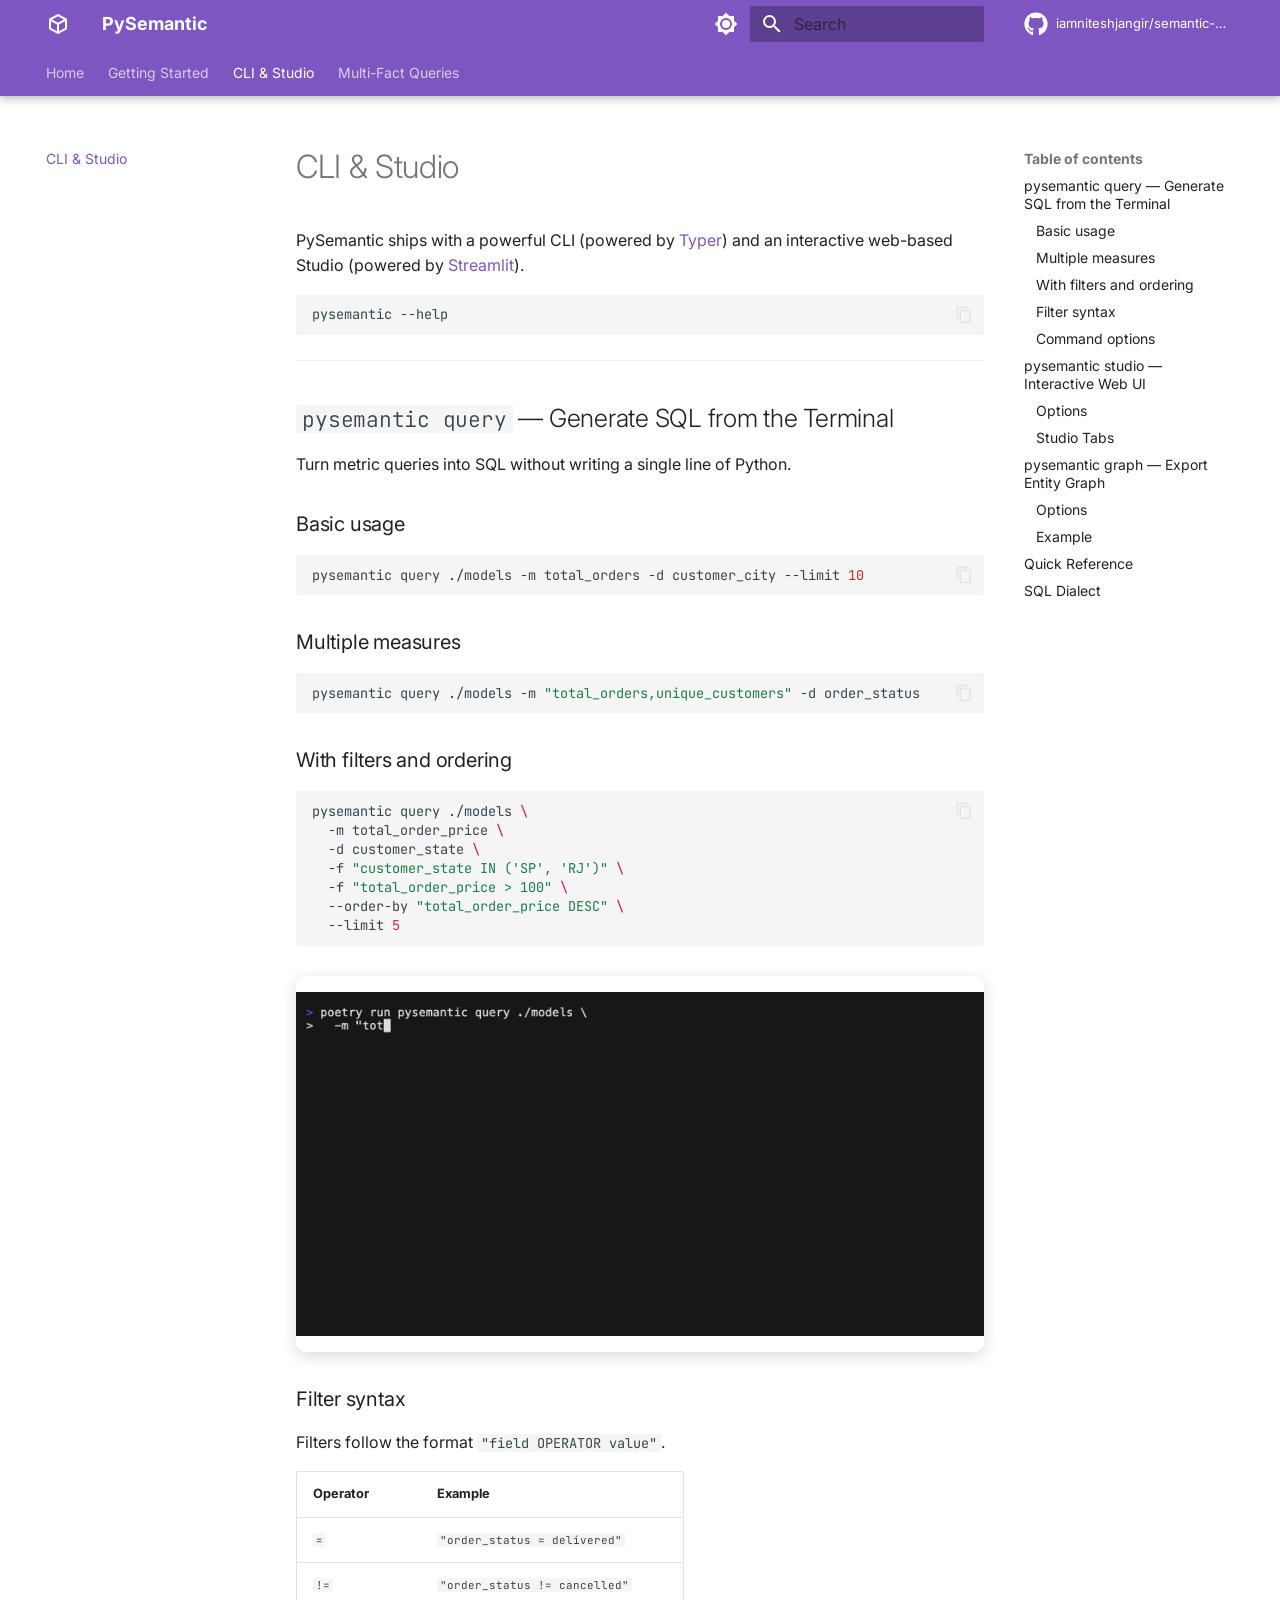
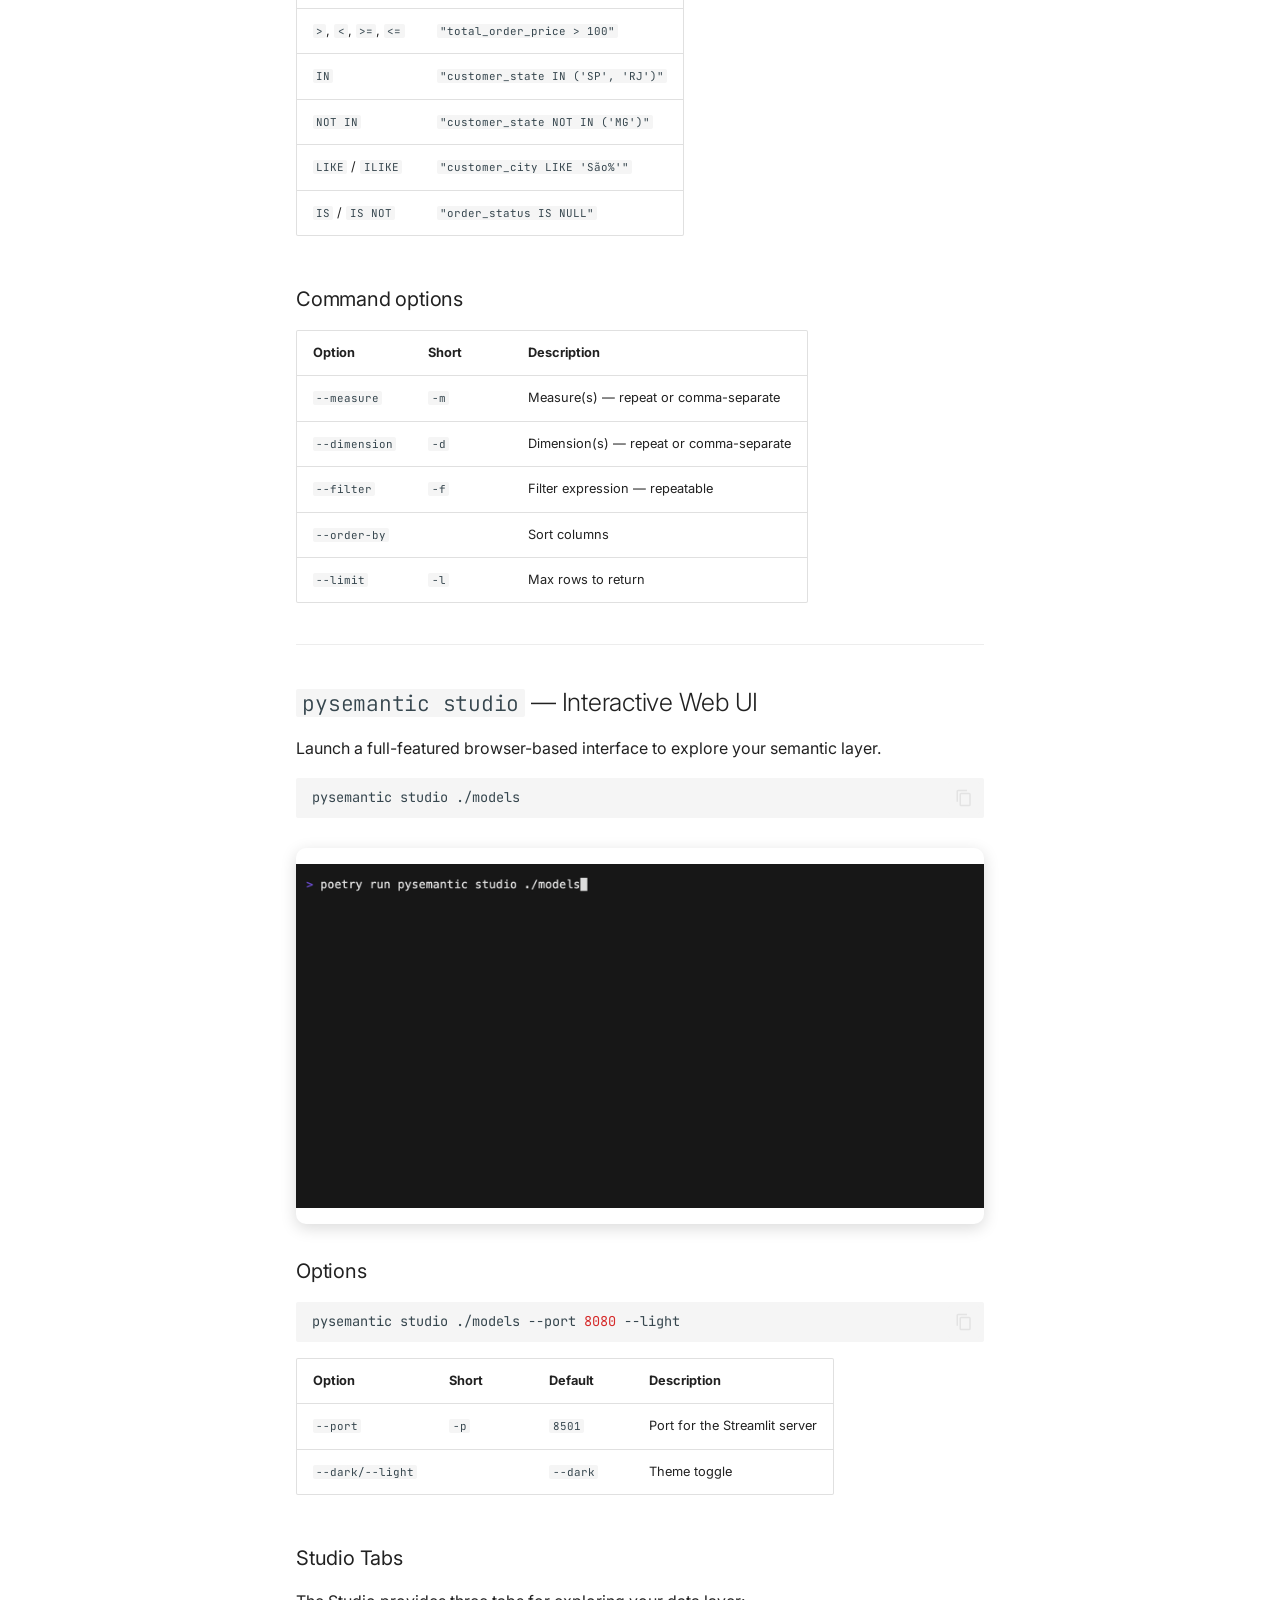
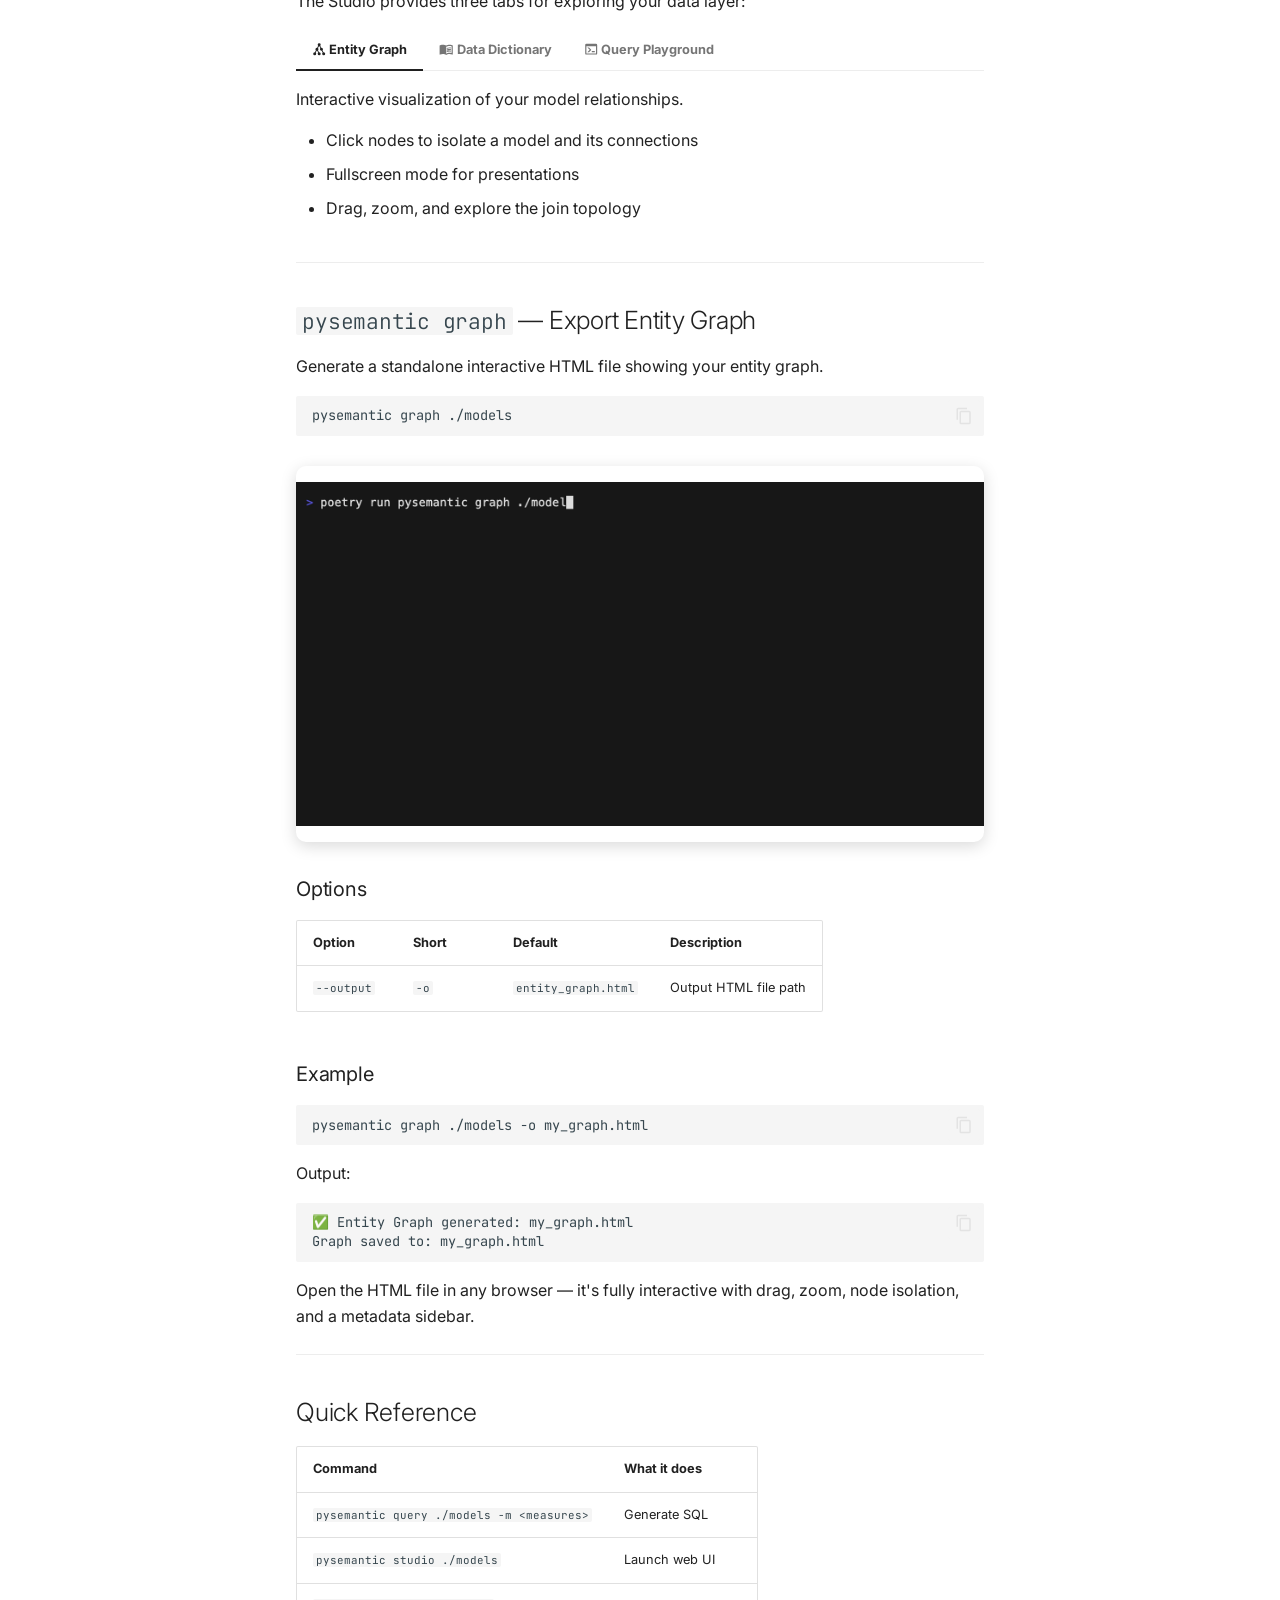
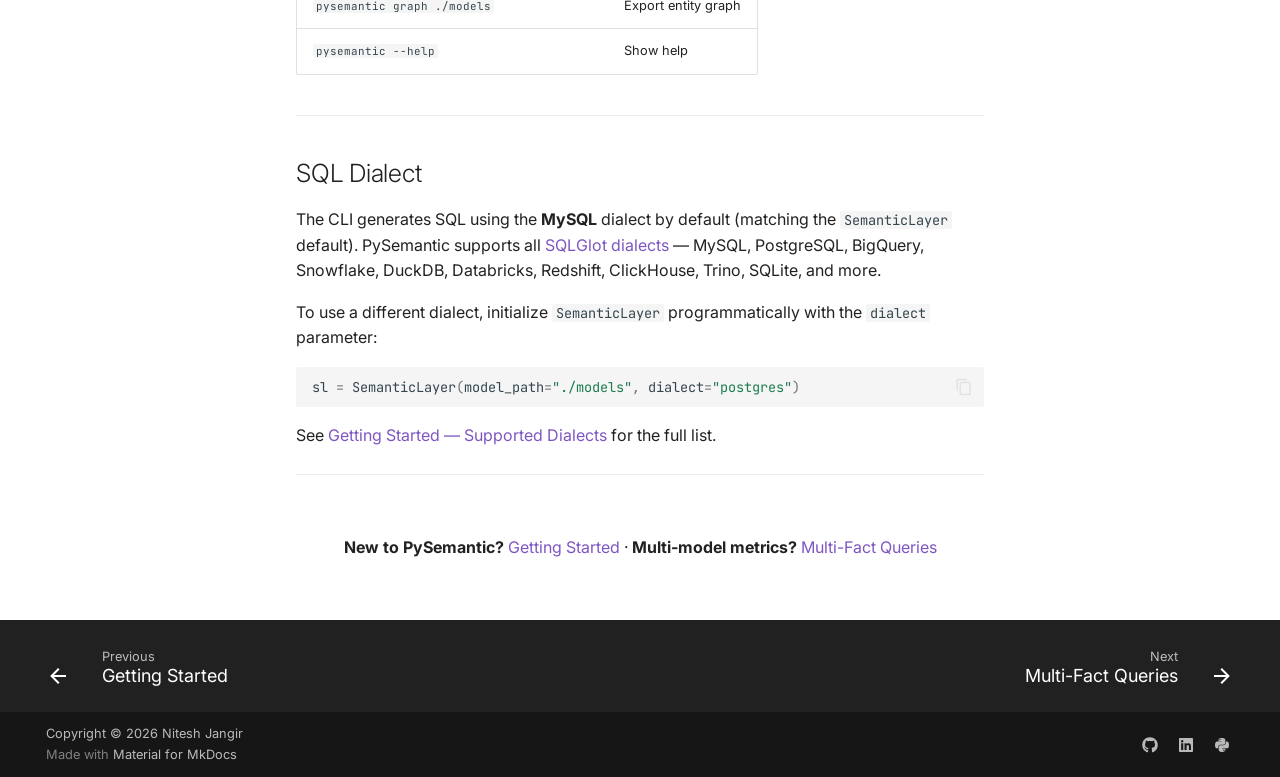
<file: cli-studio/index.html>
<!doctype html>
<html lang="en" class="no-js">
  <head>
    
      <meta charset="utf-8">
      <meta name="viewport" content="width=device-width,initial-scale=1">
      
        <meta name="description" content="A lightweight, graph-based Semantic Layer for Python and SQL.">
      
      
        <meta name="author" content="Nitesh Jangir">
      
      
        <link rel="canonical" href="https://pysemantic.com/cli-studio/">
      
      
        <link rel="prev" href="../getting-started/">
      
      
        <link rel="next" href="../multi-fact-queries/">
      
      
        
      
      
      <link rel="icon" href="../assets/images/favicon.png">
      <meta name="generator" content="mkdocs-1.6.1, mkdocs-material-9.7.5">
    
    
      
        <title>CLI & Studio - PySemantic</title>
      
    
    
      <link rel="stylesheet" href="../assets/stylesheets/main.484c7ddc.min.css">
      
        
        <link rel="stylesheet" href="../assets/stylesheets/palette.ab4e12ef.min.css">
      
      


    
    
      
    
    
      
        
        
        <link rel="preconnect" href="https://fonts.gstatic.com" crossorigin>
        <link rel="stylesheet" href="https://fonts.googleapis.com/css?family=Inter:300,300i,400,400i,700,700i%7CJetBrains+Mono:400,400i,700,700i&display=fallback">
        <style>:root{--md-text-font:"Inter";--md-code-font:"JetBrains Mono"}</style>
      
    
    
      <link rel="stylesheet" href="../stylesheets/extra.css">
    
    <script>__md_scope=new URL("..",location),__md_hash=e=>[...e].reduce(((e,_)=>(e<<5)-e+_.charCodeAt(0)),0),__md_get=(e,_=localStorage,t=__md_scope)=>JSON.parse(_.getItem(t.pathname+"."+e)),__md_set=(e,_,t=localStorage,a=__md_scope)=>{try{t.setItem(a.pathname+"."+e,JSON.stringify(_))}catch(e){}}</script>
    
      

    
    
  </head>
  
  
    
    
      
    
    
    
    
    <body dir="ltr" data-md-color-scheme="slate" data-md-color-primary="deep-purple" data-md-color-accent="purple">
  
    
    <input class="md-toggle" data-md-toggle="drawer" type="checkbox" id="__drawer" autocomplete="off">
    <input class="md-toggle" data-md-toggle="search" type="checkbox" id="__search" autocomplete="off">
    <label class="md-overlay" for="__drawer"></label>
    <div data-md-component="skip">
      
        
        <a href="#cli-studio" class="md-skip">
          Skip to content
        </a>
      
    </div>
    <div data-md-component="announce">
      
    </div>
    
    
      

  

<header class="md-header md-header--shadow md-header--lifted" data-md-component="header">
  <nav class="md-header__inner md-grid" aria-label="Header">
    <a href=".." title="PySemantic" class="md-header__button md-logo" aria-label="PySemantic" data-md-component="logo">
      
  
  <svg xmlns="http://www.w3.org/2000/svg" viewBox="0 0 24 24"><path d="M21 16.5c0 .38-.21.71-.53.88l-7.9 4.44c-.16.12-.36.18-.57.18s-.41-.06-.57-.18l-7.9-4.44A.99.99 0 0 1 3 16.5v-9c0-.38.21-.71.53-.88l7.9-4.44c.16-.12.36-.18.57-.18s.41.06.57.18l7.9 4.44c.32.17.53.5.53.88zM12 4.15 6.04 7.5 12 10.85l5.96-3.35zM5 15.91l6 3.38v-6.71L5 9.21zm14 0v-6.7l-6 3.37v6.71z"/></svg>

    </a>
    <label class="md-header__button md-icon" for="__drawer">
      
      <svg xmlns="http://www.w3.org/2000/svg" viewBox="0 0 24 24"><path d="M3 6h18v2H3zm0 5h18v2H3zm0 5h18v2H3z"/></svg>
    </label>
    <div class="md-header__title" data-md-component="header-title">
      <div class="md-header__ellipsis">
        <div class="md-header__topic">
          <span class="md-ellipsis">
            PySemantic
          </span>
        </div>
        <div class="md-header__topic" data-md-component="header-topic">
          <span class="md-ellipsis">
            
              CLI & Studio
            
          </span>
        </div>
      </div>
    </div>
    
      
        <form class="md-header__option" data-md-component="palette">
  
    
    
    
    <input class="md-option" data-md-color-media="(prefers-color-scheme: dark)" data-md-color-scheme="slate" data-md-color-primary="deep-purple" data-md-color-accent="purple"  aria-label="Switch to light mode"  type="radio" name="__palette" id="__palette_0">
    
      <label class="md-header__button md-icon" title="Switch to light mode" for="__palette_1" hidden>
        <svg xmlns="http://www.w3.org/2000/svg" viewBox="0 0 24 24"><path d="M12 18c-.89 0-1.74-.2-2.5-.55C11.56 16.5 13 14.42 13 12s-1.44-4.5-3.5-5.45C10.26 6.2 11.11 6 12 6a6 6 0 0 1 6 6 6 6 0 0 1-6 6m8-9.31V4h-4.69L12 .69 8.69 4H4v4.69L.69 12 4 15.31V20h4.69L12 23.31 15.31 20H20v-4.69L23.31 12z"/></svg>
      </label>
    
  
    
    
    
    <input class="md-option" data-md-color-media="(prefers-color-scheme: light)" data-md-color-scheme="default" data-md-color-primary="deep-purple" data-md-color-accent="purple"  aria-label="Switch to dark mode"  type="radio" name="__palette" id="__palette_1">
    
      <label class="md-header__button md-icon" title="Switch to dark mode" for="__palette_0" hidden>
        <svg xmlns="http://www.w3.org/2000/svg" viewBox="0 0 24 24"><path d="M12 8a4 4 0 0 0-4 4 4 4 0 0 0 4 4 4 4 0 0 0 4-4 4 4 0 0 0-4-4m0 10a6 6 0 0 1-6-6 6 6 0 0 1 6-6 6 6 0 0 1 6 6 6 6 0 0 1-6 6m8-9.31V4h-4.69L12 .69 8.69 4H4v4.69L.69 12 4 15.31V20h4.69L12 23.31 15.31 20H20v-4.69L23.31 12z"/></svg>
      </label>
    
  
</form>
      
    
    
      <script>var palette=__md_get("__palette");if(palette&&palette.color){if("(prefers-color-scheme)"===palette.color.media){var media=matchMedia("(prefers-color-scheme: light)"),input=document.querySelector(media.matches?"[data-md-color-media='(prefers-color-scheme: light)']":"[data-md-color-media='(prefers-color-scheme: dark)']");palette.color.media=input.getAttribute("data-md-color-media"),palette.color.scheme=input.getAttribute("data-md-color-scheme"),palette.color.primary=input.getAttribute("data-md-color-primary"),palette.color.accent=input.getAttribute("data-md-color-accent")}for(var[key,value]of Object.entries(palette.color))document.body.setAttribute("data-md-color-"+key,value)}</script>
    
    
    
      
      
        <label class="md-header__button md-icon" for="__search">
          
          <svg xmlns="http://www.w3.org/2000/svg" viewBox="0 0 24 24"><path d="M9.5 3A6.5 6.5 0 0 1 16 9.5c0 1.61-.59 3.09-1.56 4.23l.27.27h.79l5 5-1.5 1.5-5-5v-.79l-.27-.27A6.52 6.52 0 0 1 9.5 16 6.5 6.5 0 0 1 3 9.5 6.5 6.5 0 0 1 9.5 3m0 2C7 5 5 7 5 9.5S7 14 9.5 14 14 12 14 9.5 12 5 9.5 5"/></svg>
        </label>
        <div class="md-search" data-md-component="search" role="dialog">
  <label class="md-search__overlay" for="__search"></label>
  <div class="md-search__inner" role="search">
    <form class="md-search__form" name="search">
      <input type="text" class="md-search__input" name="query" aria-label="Search" placeholder="Search" autocapitalize="off" autocorrect="off" autocomplete="off" spellcheck="false" data-md-component="search-query" required>
      <label class="md-search__icon md-icon" for="__search">
        
        <svg xmlns="http://www.w3.org/2000/svg" viewBox="0 0 24 24"><path d="M9.5 3A6.5 6.5 0 0 1 16 9.5c0 1.61-.59 3.09-1.56 4.23l.27.27h.79l5 5-1.5 1.5-5-5v-.79l-.27-.27A6.52 6.52 0 0 1 9.5 16 6.5 6.5 0 0 1 3 9.5 6.5 6.5 0 0 1 9.5 3m0 2C7 5 5 7 5 9.5S7 14 9.5 14 14 12 14 9.5 12 5 9.5 5"/></svg>
        
        <svg xmlns="http://www.w3.org/2000/svg" viewBox="0 0 24 24"><path d="M20 11v2H8l5.5 5.5-1.42 1.42L4.16 12l7.92-7.92L13.5 5.5 8 11z"/></svg>
      </label>
      <nav class="md-search__options" aria-label="Search">
        
        <button type="reset" class="md-search__icon md-icon" title="Clear" aria-label="Clear" tabindex="-1">
          
          <svg xmlns="http://www.w3.org/2000/svg" viewBox="0 0 24 24"><path d="M19 6.41 17.59 5 12 10.59 6.41 5 5 6.41 10.59 12 5 17.59 6.41 19 12 13.41 17.59 19 19 17.59 13.41 12z"/></svg>
        </button>
      </nav>
      
        <div class="md-search__suggest" data-md-component="search-suggest"></div>
      
    </form>
    <div class="md-search__output">
      <div class="md-search__scrollwrap" tabindex="0" data-md-scrollfix>
        <div class="md-search-result" data-md-component="search-result">
          <div class="md-search-result__meta">
            Initializing search
          </div>
          <ol class="md-search-result__list" role="presentation"></ol>
        </div>
      </div>
    </div>
  </div>
</div>
      
    
    
      <div class="md-header__source">
        <a href="https://github.com/iamniteshjangir/semantic-py/" title="Go to repository" class="md-source" data-md-component="source">
  <div class="md-source__icon md-icon">
    
    <svg xmlns="http://www.w3.org/2000/svg" viewBox="0 0 512 512"><!--! Font Awesome Free 7.1.0 by @fontawesome - https://fontawesome.com License - https://fontawesome.com/license/free (Icons: CC BY 4.0, Fonts: SIL OFL 1.1, Code: MIT License) Copyright 2025 Fonticons, Inc.--><path d="M173.9 397.4c0 2-2.3 3.6-5.2 3.6-3.3.3-5.6-1.3-5.6-3.6 0-2 2.3-3.6 5.2-3.6 3-.3 5.6 1.3 5.6 3.6m-31.1-4.5c-.7 2 1.3 4.3 4.3 4.9 2.6 1 5.6 0 6.2-2s-1.3-4.3-4.3-5.2c-2.6-.7-5.5.3-6.2 2.3m44.2-1.7c-2.9.7-4.9 2.6-4.6 4.9.3 2 2.9 3.3 5.9 2.6 2.9-.7 4.9-2.6 4.6-4.6-.3-1.9-3-3.2-5.9-2.9M252.8 8C114.1 8 8 113.3 8 252c0 110.9 69.8 205.8 169.5 239.2 12.8 2.3 17.3-5.6 17.3-12.1 0-6.2-.3-40.4-.3-61.4 0 0-70 15-84.7-29.8 0 0-11.4-29.1-27.8-36.6 0 0-22.9-15.7 1.6-15.4 0 0 24.9 2 38.6 25.8 21.9 38.6 58.6 27.5 72.9 20.9 2.3-16 8.8-27.1 16-33.7-55.9-6.2-112.3-14.3-112.3-110.5 0-27.5 7.6-41.3 23.6-58.9-2.6-6.5-11.1-33.3 2.6-67.9 20.9-6.5 69 27 69 27 20-5.6 41.5-8.5 62.8-8.5s42.8 2.9 62.8 8.5c0 0 48.1-33.6 69-27 13.7 34.7 5.2 61.4 2.6 67.9 16 17.7 25.8 31.5 25.8 58.9 0 96.5-58.9 104.2-114.8 110.5 9.2 7.9 17 22.9 17 46.4 0 33.7-.3 75.4-.3 83.6 0 6.5 4.6 14.4 17.3 12.1C436.2 457.8 504 362.9 504 252 504 113.3 391.5 8 252.8 8M105.2 352.9c-1.3 1-1 3.3.7 5.2 1.6 1.6 3.9 2.3 5.2 1 1.3-1 1-3.3-.7-5.2-1.6-1.6-3.9-2.3-5.2-1m-10.8-8.1c-.7 1.3.3 2.9 2.3 3.9 1.6 1 3.6.7 4.3-.7.7-1.3-.3-2.9-2.3-3.9-2-.6-3.6-.3-4.3.7m32.4 35.6c-1.6 1.3-1 4.3 1.3 6.2 2.3 2.3 5.2 2.6 6.5 1 1.3-1.3.7-4.3-1.3-6.2-2.2-2.3-5.2-2.6-6.5-1m-11.4-14.7c-1.6 1-1.6 3.6 0 5.9s4.3 3.3 5.6 2.3c1.6-1.3 1.6-3.9 0-6.2-1.4-2.3-4-3.3-5.6-2"/></svg>
  </div>
  <div class="md-source__repository">
    iamniteshjangir/semantic-py
  </div>
</a>
      </div>
    
  </nav>
  
    
      
<nav class="md-tabs" aria-label="Tabs" data-md-component="tabs">
  <div class="md-grid">
    <ul class="md-tabs__list">
      
        
  
  
  
  
    <li class="md-tabs__item">
      <a href=".." class="md-tabs__link">
        
  
  
    
  
  Home

      </a>
    </li>
  

      
        
  
  
  
  
    <li class="md-tabs__item">
      <a href="../getting-started/" class="md-tabs__link">
        
  
  
    
  
  Getting Started

      </a>
    </li>
  

      
        
  
  
  
    
  
  
    <li class="md-tabs__item md-tabs__item--active">
      <a href="./" class="md-tabs__link">
        
  
  
    
  
  CLI & Studio

      </a>
    </li>
  

      
        
  
  
  
  
    <li class="md-tabs__item">
      <a href="../multi-fact-queries/" class="md-tabs__link">
        
  
  
    
  
  Multi-Fact Queries

      </a>
    </li>
  

      
    </ul>
  </div>
</nav>
    
  
</header>
    
    <div class="md-container" data-md-component="container">
      
      
        
      
      <main class="md-main" data-md-component="main">
        <div class="md-main__inner md-grid">
          
            
              
              <div class="md-sidebar md-sidebar--primary" data-md-component="sidebar" data-md-type="navigation" >
                <div class="md-sidebar__scrollwrap">
                  <div class="md-sidebar__inner">
                    


  


<nav class="md-nav md-nav--primary md-nav--lifted" aria-label="Navigation" data-md-level="0">
  <label class="md-nav__title" for="__drawer">
    <a href=".." title="PySemantic" class="md-nav__button md-logo" aria-label="PySemantic" data-md-component="logo">
      
  
  <svg xmlns="http://www.w3.org/2000/svg" viewBox="0 0 24 24"><path d="M21 16.5c0 .38-.21.71-.53.88l-7.9 4.44c-.16.12-.36.18-.57.18s-.41-.06-.57-.18l-7.9-4.44A.99.99 0 0 1 3 16.5v-9c0-.38.21-.71.53-.88l7.9-4.44c.16-.12.36-.18.57-.18s.41.06.57.18l7.9 4.44c.32.17.53.5.53.88zM12 4.15 6.04 7.5 12 10.85l5.96-3.35zM5 15.91l6 3.38v-6.71L5 9.21zm14 0v-6.7l-6 3.37v6.71z"/></svg>

    </a>
    PySemantic
  </label>
  
    <div class="md-nav__source">
      <a href="https://github.com/iamniteshjangir/semantic-py/" title="Go to repository" class="md-source" data-md-component="source">
  <div class="md-source__icon md-icon">
    
    <svg xmlns="http://www.w3.org/2000/svg" viewBox="0 0 512 512"><!--! Font Awesome Free 7.1.0 by @fontawesome - https://fontawesome.com License - https://fontawesome.com/license/free (Icons: CC BY 4.0, Fonts: SIL OFL 1.1, Code: MIT License) Copyright 2025 Fonticons, Inc.--><path d="M173.9 397.4c0 2-2.3 3.6-5.2 3.6-3.3.3-5.6-1.3-5.6-3.6 0-2 2.3-3.6 5.2-3.6 3-.3 5.6 1.3 5.6 3.6m-31.1-4.5c-.7 2 1.3 4.3 4.3 4.9 2.6 1 5.6 0 6.2-2s-1.3-4.3-4.3-5.2c-2.6-.7-5.5.3-6.2 2.3m44.2-1.7c-2.9.7-4.9 2.6-4.6 4.9.3 2 2.9 3.3 5.9 2.6 2.9-.7 4.9-2.6 4.6-4.6-.3-1.9-3-3.2-5.9-2.9M252.8 8C114.1 8 8 113.3 8 252c0 110.9 69.8 205.8 169.5 239.2 12.8 2.3 17.3-5.6 17.3-12.1 0-6.2-.3-40.4-.3-61.4 0 0-70 15-84.7-29.8 0 0-11.4-29.1-27.8-36.6 0 0-22.9-15.7 1.6-15.4 0 0 24.9 2 38.6 25.8 21.9 38.6 58.6 27.5 72.9 20.9 2.3-16 8.8-27.1 16-33.7-55.9-6.2-112.3-14.3-112.3-110.5 0-27.5 7.6-41.3 23.6-58.9-2.6-6.5-11.1-33.3 2.6-67.9 20.9-6.5 69 27 69 27 20-5.6 41.5-8.5 62.8-8.5s42.8 2.9 62.8 8.5c0 0 48.1-33.6 69-27 13.7 34.7 5.2 61.4 2.6 67.9 16 17.7 25.8 31.5 25.8 58.9 0 96.5-58.9 104.2-114.8 110.5 9.2 7.9 17 22.9 17 46.4 0 33.7-.3 75.4-.3 83.6 0 6.5 4.6 14.4 17.3 12.1C436.2 457.8 504 362.9 504 252 504 113.3 391.5 8 252.8 8M105.2 352.9c-1.3 1-1 3.3.7 5.2 1.6 1.6 3.9 2.3 5.2 1 1.3-1 1-3.3-.7-5.2-1.6-1.6-3.9-2.3-5.2-1m-10.8-8.1c-.7 1.3.3 2.9 2.3 3.9 1.6 1 3.6.7 4.3-.7.7-1.3-.3-2.9-2.3-3.9-2-.6-3.6-.3-4.3.7m32.4 35.6c-1.6 1.3-1 4.3 1.3 6.2 2.3 2.3 5.2 2.6 6.5 1 1.3-1.3.7-4.3-1.3-6.2-2.2-2.3-5.2-2.6-6.5-1m-11.4-14.7c-1.6 1-1.6 3.6 0 5.9s4.3 3.3 5.6 2.3c1.6-1.3 1.6-3.9 0-6.2-1.4-2.3-4-3.3-5.6-2"/></svg>
  </div>
  <div class="md-source__repository">
    iamniteshjangir/semantic-py
  </div>
</a>
    </div>
  
  <ul class="md-nav__list" data-md-scrollfix>
    
      
      
  
  
  
  
    <li class="md-nav__item">
      <a href=".." class="md-nav__link">
        
  
  
  <span class="md-ellipsis">
    
  
    Home
  

    
  </span>
  
  

      </a>
    </li>
  

    
      
      
  
  
  
  
    <li class="md-nav__item">
      <a href="../getting-started/" class="md-nav__link">
        
  
  
  <span class="md-ellipsis">
    
  
    Getting Started
  

    
  </span>
  
  

      </a>
    </li>
  

    
      
      
  
  
    
  
  
  
    <li class="md-nav__item md-nav__item--active">
      
      <input class="md-nav__toggle md-toggle" type="checkbox" id="__toc">
      
      
        
      
      
        <label class="md-nav__link md-nav__link--active" for="__toc">
          
  
  
  <span class="md-ellipsis">
    
  
    CLI & Studio
  

    
  </span>
  
  

          <span class="md-nav__icon md-icon"></span>
        </label>
      
      <a href="./" class="md-nav__link md-nav__link--active">
        
  
  
  <span class="md-ellipsis">
    
  
    CLI & Studio
  

    
  </span>
  
  

      </a>
      
        

<nav class="md-nav md-nav--secondary" aria-label="Table of contents">
  
  
  
    
  
  
    <label class="md-nav__title" for="__toc">
      <span class="md-nav__icon md-icon"></span>
      Table of contents
    </label>
    <ul class="md-nav__list" data-md-component="toc" data-md-scrollfix>
      
        <li class="md-nav__item">
  <a href="#pysemantic-query-generate-sql-from-the-terminal" class="md-nav__link">
    <span class="md-ellipsis">
      
        pysemantic query — Generate SQL from the Terminal
      
    </span>
  </a>
  
    <nav class="md-nav" aria-label="pysemantic query — Generate SQL from the Terminal">
      <ul class="md-nav__list">
        
          <li class="md-nav__item">
  <a href="#basic-usage" class="md-nav__link">
    <span class="md-ellipsis">
      
        Basic usage
      
    </span>
  </a>
  
</li>
        
          <li class="md-nav__item">
  <a href="#multiple-measures" class="md-nav__link">
    <span class="md-ellipsis">
      
        Multiple measures
      
    </span>
  </a>
  
</li>
        
          <li class="md-nav__item">
  <a href="#with-filters-and-ordering" class="md-nav__link">
    <span class="md-ellipsis">
      
        With filters and ordering
      
    </span>
  </a>
  
</li>
        
          <li class="md-nav__item">
  <a href="#filter-syntax" class="md-nav__link">
    <span class="md-ellipsis">
      
        Filter syntax
      
    </span>
  </a>
  
</li>
        
          <li class="md-nav__item">
  <a href="#command-options" class="md-nav__link">
    <span class="md-ellipsis">
      
        Command options
      
    </span>
  </a>
  
</li>
        
      </ul>
    </nav>
  
</li>
      
        <li class="md-nav__item">
  <a href="#pysemantic-studio-interactive-web-ui" class="md-nav__link">
    <span class="md-ellipsis">
      
        pysemantic studio — Interactive Web UI
      
    </span>
  </a>
  
    <nav class="md-nav" aria-label="pysemantic studio — Interactive Web UI">
      <ul class="md-nav__list">
        
          <li class="md-nav__item">
  <a href="#options" class="md-nav__link">
    <span class="md-ellipsis">
      
        Options
      
    </span>
  </a>
  
</li>
        
          <li class="md-nav__item">
  <a href="#studio-tabs" class="md-nav__link">
    <span class="md-ellipsis">
      
        Studio Tabs
      
    </span>
  </a>
  
</li>
        
      </ul>
    </nav>
  
</li>
      
        <li class="md-nav__item">
  <a href="#pysemantic-graph-export-entity-graph" class="md-nav__link">
    <span class="md-ellipsis">
      
        pysemantic graph — Export Entity Graph
      
    </span>
  </a>
  
    <nav class="md-nav" aria-label="pysemantic graph — Export Entity Graph">
      <ul class="md-nav__list">
        
          <li class="md-nav__item">
  <a href="#options_1" class="md-nav__link">
    <span class="md-ellipsis">
      
        Options
      
    </span>
  </a>
  
</li>
        
          <li class="md-nav__item">
  <a href="#example" class="md-nav__link">
    <span class="md-ellipsis">
      
        Example
      
    </span>
  </a>
  
</li>
        
      </ul>
    </nav>
  
</li>
      
        <li class="md-nav__item">
  <a href="#quick-reference" class="md-nav__link">
    <span class="md-ellipsis">
      
        Quick Reference
      
    </span>
  </a>
  
</li>
      
        <li class="md-nav__item">
  <a href="#sql-dialect" class="md-nav__link">
    <span class="md-ellipsis">
      
        SQL Dialect
      
    </span>
  </a>
  
</li>
      
    </ul>
  
</nav>
      
    </li>
  

    
      
      
  
  
  
  
    <li class="md-nav__item">
      <a href="../multi-fact-queries/" class="md-nav__link">
        
  
  
  <span class="md-ellipsis">
    
  
    Multi-Fact Queries
  

    
  </span>
  
  

      </a>
    </li>
  

    
  </ul>
</nav>
                  </div>
                </div>
              </div>
            
            
              
              <div class="md-sidebar md-sidebar--secondary" data-md-component="sidebar" data-md-type="toc" >
                <div class="md-sidebar__scrollwrap">
                  <div class="md-sidebar__inner">
                    

<nav class="md-nav md-nav--secondary" aria-label="Table of contents">
  
  
  
    
  
  
    <label class="md-nav__title" for="__toc">
      <span class="md-nav__icon md-icon"></span>
      Table of contents
    </label>
    <ul class="md-nav__list" data-md-component="toc" data-md-scrollfix>
      
        <li class="md-nav__item">
  <a href="#pysemantic-query-generate-sql-from-the-terminal" class="md-nav__link">
    <span class="md-ellipsis">
      
        pysemantic query — Generate SQL from the Terminal
      
    </span>
  </a>
  
    <nav class="md-nav" aria-label="pysemantic query — Generate SQL from the Terminal">
      <ul class="md-nav__list">
        
          <li class="md-nav__item">
  <a href="#basic-usage" class="md-nav__link">
    <span class="md-ellipsis">
      
        Basic usage
      
    </span>
  </a>
  
</li>
        
          <li class="md-nav__item">
  <a href="#multiple-measures" class="md-nav__link">
    <span class="md-ellipsis">
      
        Multiple measures
      
    </span>
  </a>
  
</li>
        
          <li class="md-nav__item">
  <a href="#with-filters-and-ordering" class="md-nav__link">
    <span class="md-ellipsis">
      
        With filters and ordering
      
    </span>
  </a>
  
</li>
        
          <li class="md-nav__item">
  <a href="#filter-syntax" class="md-nav__link">
    <span class="md-ellipsis">
      
        Filter syntax
      
    </span>
  </a>
  
</li>
        
          <li class="md-nav__item">
  <a href="#command-options" class="md-nav__link">
    <span class="md-ellipsis">
      
        Command options
      
    </span>
  </a>
  
</li>
        
      </ul>
    </nav>
  
</li>
      
        <li class="md-nav__item">
  <a href="#pysemantic-studio-interactive-web-ui" class="md-nav__link">
    <span class="md-ellipsis">
      
        pysemantic studio — Interactive Web UI
      
    </span>
  </a>
  
    <nav class="md-nav" aria-label="pysemantic studio — Interactive Web UI">
      <ul class="md-nav__list">
        
          <li class="md-nav__item">
  <a href="#options" class="md-nav__link">
    <span class="md-ellipsis">
      
        Options
      
    </span>
  </a>
  
</li>
        
          <li class="md-nav__item">
  <a href="#studio-tabs" class="md-nav__link">
    <span class="md-ellipsis">
      
        Studio Tabs
      
    </span>
  </a>
  
</li>
        
      </ul>
    </nav>
  
</li>
      
        <li class="md-nav__item">
  <a href="#pysemantic-graph-export-entity-graph" class="md-nav__link">
    <span class="md-ellipsis">
      
        pysemantic graph — Export Entity Graph
      
    </span>
  </a>
  
    <nav class="md-nav" aria-label="pysemantic graph — Export Entity Graph">
      <ul class="md-nav__list">
        
          <li class="md-nav__item">
  <a href="#options_1" class="md-nav__link">
    <span class="md-ellipsis">
      
        Options
      
    </span>
  </a>
  
</li>
        
          <li class="md-nav__item">
  <a href="#example" class="md-nav__link">
    <span class="md-ellipsis">
      
        Example
      
    </span>
  </a>
  
</li>
        
      </ul>
    </nav>
  
</li>
      
        <li class="md-nav__item">
  <a href="#quick-reference" class="md-nav__link">
    <span class="md-ellipsis">
      
        Quick Reference
      
    </span>
  </a>
  
</li>
      
        <li class="md-nav__item">
  <a href="#sql-dialect" class="md-nav__link">
    <span class="md-ellipsis">
      
        SQL Dialect
      
    </span>
  </a>
  
</li>
      
    </ul>
  
</nav>
                  </div>
                </div>
              </div>
            
          
          
            <div class="md-content" data-md-component="content">
              
              <article class="md-content__inner md-typeset">
                
                  


  
  


<h1 id="cli-studio">CLI &amp; Studio<a class="headerlink" href="#cli-studio" title="Permanent link">&para;</a></h1>
<p>PySemantic ships with a powerful CLI (powered by <a href="https://typer.tiangolo.com/">Typer</a>) and an interactive web-based Studio (powered by <a href="https://streamlit.io/">Streamlit</a>).</p>
<div class="language-bash highlight"><pre><span></span><code><span id="__span-0-1"><a id="__codelineno-0-1" name="__codelineno-0-1" href="#__codelineno-0-1"></a>pysemantic<span class="w"> </span>--help
</span></code></pre></div>
<hr />
<h2 id="pysemantic-query-generate-sql-from-the-terminal"><code>pysemantic query</code> — Generate SQL from the Terminal<a class="headerlink" href="#pysemantic-query-generate-sql-from-the-terminal" title="Permanent link">&para;</a></h2>
<p>Turn metric queries into SQL without writing a single line of Python.</p>
<h3 id="basic-usage">Basic usage<a class="headerlink" href="#basic-usage" title="Permanent link">&para;</a></h3>
<div class="language-bash highlight"><pre><span></span><code><span id="__span-1-1"><a id="__codelineno-1-1" name="__codelineno-1-1" href="#__codelineno-1-1"></a>pysemantic<span class="w"> </span>query<span class="w"> </span>./models<span class="w"> </span>-m<span class="w"> </span>total_orders<span class="w"> </span>-d<span class="w"> </span>customer_city<span class="w"> </span>--limit<span class="w"> </span><span class="m">10</span>
</span></code></pre></div>
<h3 id="multiple-measures">Multiple measures<a class="headerlink" href="#multiple-measures" title="Permanent link">&para;</a></h3>
<div class="language-bash highlight"><pre><span></span><code><span id="__span-2-1"><a id="__codelineno-2-1" name="__codelineno-2-1" href="#__codelineno-2-1"></a>pysemantic<span class="w"> </span>query<span class="w"> </span>./models<span class="w"> </span>-m<span class="w"> </span><span class="s2">&quot;total_orders,unique_customers&quot;</span><span class="w"> </span>-d<span class="w"> </span>order_status
</span></code></pre></div>
<h3 id="with-filters-and-ordering">With filters and ordering<a class="headerlink" href="#with-filters-and-ordering" title="Permanent link">&para;</a></h3>
<div class="language-bash highlight"><pre><span></span><code><span id="__span-3-1"><a id="__codelineno-3-1" name="__codelineno-3-1" href="#__codelineno-3-1"></a>pysemantic<span class="w"> </span>query<span class="w"> </span>./models<span class="w"> </span><span class="se">\</span>
</span><span id="__span-3-2"><a id="__codelineno-3-2" name="__codelineno-3-2" href="#__codelineno-3-2"></a><span class="w">  </span>-m<span class="w"> </span>total_order_price<span class="w"> </span><span class="se">\</span>
</span><span id="__span-3-3"><a id="__codelineno-3-3" name="__codelineno-3-3" href="#__codelineno-3-3"></a><span class="w">  </span>-d<span class="w"> </span>customer_state<span class="w"> </span><span class="se">\</span>
</span><span id="__span-3-4"><a id="__codelineno-3-4" name="__codelineno-3-4" href="#__codelineno-3-4"></a><span class="w">  </span>-f<span class="w"> </span><span class="s2">&quot;customer_state IN (&#39;SP&#39;, &#39;RJ&#39;)&quot;</span><span class="w"> </span><span class="se">\</span>
</span><span id="__span-3-5"><a id="__codelineno-3-5" name="__codelineno-3-5" href="#__codelineno-3-5"></a><span class="w">  </span>-f<span class="w"> </span><span class="s2">&quot;total_order_price &gt; 100&quot;</span><span class="w"> </span><span class="se">\</span>
</span><span id="__span-3-6"><a id="__codelineno-3-6" name="__codelineno-3-6" href="#__codelineno-3-6"></a><span class="w">  </span>--order-by<span class="w"> </span><span class="s2">&quot;total_order_price DESC&quot;</span><span class="w"> </span><span class="se">\</span>
</span><span id="__span-3-7"><a id="__codelineno-3-7" name="__codelineno-3-7" href="#__codelineno-3-7"></a><span class="w">  </span>--limit<span class="w"> </span><span class="m">5</span>
</span></code></pre></div>
<div class="gif-container">
<p><img alt="pysemantic query demo" src="../assets/gifs/query.gif" /></p>
</div>
<h3 id="filter-syntax">Filter syntax<a class="headerlink" href="#filter-syntax" title="Permanent link">&para;</a></h3>
<p>Filters follow the format <code>"field OPERATOR value"</code>.</p>
<table>
<thead>
<tr>
<th>Operator</th>
<th>Example</th>
</tr>
</thead>
<tbody>
<tr>
<td><code>=</code></td>
<td><code>"order_status = delivered"</code></td>
</tr>
<tr>
<td><code>!=</code></td>
<td><code>"order_status != cancelled"</code></td>
</tr>
<tr>
<td><code>&gt;</code>, <code>&lt;</code>, <code>&gt;=</code>, <code>&lt;=</code></td>
<td><code>"total_order_price &gt; 100"</code></td>
</tr>
<tr>
<td><code>IN</code></td>
<td><code>"customer_state IN ('SP', 'RJ')"</code></td>
</tr>
<tr>
<td><code>NOT IN</code></td>
<td><code>"customer_state NOT IN ('MG')"</code></td>
</tr>
<tr>
<td><code>LIKE</code> / <code>ILIKE</code></td>
<td><code>"customer_city LIKE 'São%'"</code></td>
</tr>
<tr>
<td><code>IS</code> / <code>IS NOT</code></td>
<td><code>"order_status IS NULL"</code></td>
</tr>
</tbody>
</table>
<h3 id="command-options">Command options<a class="headerlink" href="#command-options" title="Permanent link">&para;</a></h3>
<table>
<thead>
<tr>
<th>Option</th>
<th>Short</th>
<th>Description</th>
</tr>
</thead>
<tbody>
<tr>
<td><code>--measure</code></td>
<td><code>-m</code></td>
<td>Measure(s) — repeat or comma-separate</td>
</tr>
<tr>
<td><code>--dimension</code></td>
<td><code>-d</code></td>
<td>Dimension(s) — repeat or comma-separate</td>
</tr>
<tr>
<td><code>--filter</code></td>
<td><code>-f</code></td>
<td>Filter expression — repeatable</td>
</tr>
<tr>
<td><code>--order-by</code></td>
<td></td>
<td>Sort columns</td>
</tr>
<tr>
<td><code>--limit</code></td>
<td><code>-l</code></td>
<td>Max rows to return</td>
</tr>
</tbody>
</table>
<hr />
<h2 id="pysemantic-studio-interactive-web-ui"><code>pysemantic studio</code> — Interactive Web UI<a class="headerlink" href="#pysemantic-studio-interactive-web-ui" title="Permanent link">&para;</a></h2>
<p>Launch a full-featured browser-based interface to explore your semantic layer.</p>
<div class="language-bash highlight"><pre><span></span><code><span id="__span-4-1"><a id="__codelineno-4-1" name="__codelineno-4-1" href="#__codelineno-4-1"></a>pysemantic<span class="w"> </span>studio<span class="w"> </span>./models
</span></code></pre></div>
<div class="gif-container">
<p><img alt="pysemantic studio launch" src="../assets/gifs/studio.gif" /></p>
</div>
<h3 id="options">Options<a class="headerlink" href="#options" title="Permanent link">&para;</a></h3>
<div class="language-bash highlight"><pre><span></span><code><span id="__span-5-1"><a id="__codelineno-5-1" name="__codelineno-5-1" href="#__codelineno-5-1"></a>pysemantic<span class="w"> </span>studio<span class="w"> </span>./models<span class="w"> </span>--port<span class="w"> </span><span class="m">8080</span><span class="w"> </span>--light
</span></code></pre></div>
<table>
<thead>
<tr>
<th>Option</th>
<th>Short</th>
<th>Default</th>
<th>Description</th>
</tr>
</thead>
<tbody>
<tr>
<td><code>--port</code></td>
<td><code>-p</code></td>
<td><code>8501</code></td>
<td>Port for the Streamlit server</td>
</tr>
<tr>
<td><code>--dark/--light</code></td>
<td></td>
<td><code>--dark</code></td>
<td>Theme toggle</td>
</tr>
</tbody>
</table>
<h3 id="studio-tabs">Studio Tabs<a class="headerlink" href="#studio-tabs" title="Permanent link">&para;</a></h3>
<p>The Studio provides three tabs for exploring your data layer:</p>
<div class="tabbed-set tabbed-alternate" data-tabs="1:3"><input checked="checked" id="__tabbed_1_1" name="__tabbed_1" type="radio" /><input id="__tabbed_1_2" name="__tabbed_1" type="radio" /><input id="__tabbed_1_3" name="__tabbed_1" type="radio" /><div class="tabbed-labels"><label for="__tabbed_1_1"><span class="twemoji"><svg xmlns="http://www.w3.org/2000/svg" viewBox="0 0 24 24"><path d="M19.5 17c-.13 0-.26 0-.39.04l-1.61-3.25a2.5 2.5 0 0 0-1.75-4.29c-.13 0-.25 0-.39.04l-1.63-3.25c.48-.45.77-1.08.77-1.79a2.5 2.5 0 0 0-5 0c0 .71.29 1.34.76 1.79L8.64 9.54c-.14-.04-.26-.04-.39-.04a2.5 2.5 0 0 0-1.75 4.29l-1.61 3.25C4.76 17 4.63 17 4.5 17a2.5 2.5 0 0 0 0 5A2.5 2.5 0 0 0 7 19.5c0-.7-.29-1.34-.76-1.79l1.62-3.25c.14.04.26.04.39.04s.25 0 .39-.04l1.63 3.25c-.47.45-.77 1.09-.77 1.79a2.5 2.5 0 0 0 5 0A2.5 2.5 0 0 0 12 17c-.13 0-.26 0-.39.04L10 13.79c.46-.45.75-1.08.75-1.79s-.29-1.34-.75-1.79l1.61-3.25c.13.04.26.04.39.04s.26 0 .39-.04L14 10.21c-.45.45-.75 1.09-.75 1.79a2.5 2.5 0 0 0 2.5 2.5c.13 0 .25 0 .39-.04l1.63 3.25c-.47.45-.77 1.09-.77 1.79a2.5 2.5 0 0 0 5 0 2.5 2.5 0 0 0-2.5-2.5"/></svg></span> Entity Graph</label><label for="__tabbed_1_2"><span class="twemoji"><svg xmlns="http://www.w3.org/2000/svg" viewBox="0 0 24 24"><path d="M12 21.5c-1.35-.85-3.8-1.5-5.5-1.5-1.65 0-3.35.3-4.75 1.05-.1.05-.15.05-.25.05-.25 0-.5-.25-.5-.5V6c.6-.45 1.25-.75 2-1 1.11-.35 2.33-.5 3.5-.5 1.95 0 4.05.4 5.5 1.5 1.45-1.1 3.55-1.5 5.5-1.5 1.17 0 2.39.15 3.5.5.75.25 1.4.55 2 1v14.6c0 .25-.25.5-.5.5-.1 0-.15 0-.25-.05-1.4-.75-3.1-1.05-4.75-1.05-1.7 0-4.15.65-5.5 1.5M12 8v11.5c1.35-.85 3.8-1.5 5.5-1.5 1.2 0 2.4.15 3.5.5V7c-1.1-.35-2.3-.5-3.5-.5-1.7 0-4.15.65-5.5 1.5m1 3.5c1.11-.68 2.6-1 4.5-1 .91 0 1.76.09 2.5.28V9.23c-.87-.15-1.71-.23-2.5-.23q-2.655 0-4.5.84zm4.5.17c-1.71 0-3.21.26-4.5.79v1.69c1.11-.65 2.6-.99 4.5-.99 1.04 0 1.88.08 2.5.24v-1.5c-.87-.16-1.71-.23-2.5-.23m2.5 2.9c-.87-.16-1.71-.24-2.5-.24-1.83 0-3.33.27-4.5.8v1.69c1.11-.66 2.6-.99 4.5-.99 1.04 0 1.88.08 2.5.24z"/></svg></span> Data Dictionary</label><label for="__tabbed_1_3"><span class="twemoji"><svg xmlns="http://www.w3.org/2000/svg" viewBox="0 0 24 24"><path d="M20 19V7H4v12zm0-16a2 2 0 0 1 2 2v14a2 2 0 0 1-2 2H4a2 2 0 0 1-2-2V5a2 2 0 0 1 2-2zm-7 14v-2h5v2zm-3.42-4L5.57 9H8.4l3.3 3.3c.39.39.39 1.03 0 1.42L8.42 17H5.59z"/></svg></span> Query Playground</label></div>
<div class="tabbed-content">
<div class="tabbed-block">
<p>Interactive visualization of your model relationships.</p>
<ul>
<li>Click nodes to isolate a model and its connections</li>
<li>Fullscreen mode for presentations</li>
<li>Drag, zoom, and explore the join topology</li>
</ul>
</div>
<div class="tabbed-block">
<p>Browse all registered models with their:</p>
<ul>
<li>Measures and aggregation types</li>
<li>Dimensions and data types</li>
<li>Entities and relationship direction (PRIMARY / FOREIGN)</li>
<li>Column mappings and table references</li>
</ul>
</div>
<div class="tabbed-block">
<p>Build queries interactively:</p>
<ul>
<li>Pick measures and dimensions from dropdowns</li>
<li>Add filters with point-and-click</li>
<li>Click <strong>"Generate SQL"</strong> and see the result</li>
<li><strong>Multi-fact supported:</strong> combining measures from multiple models (e.g. order_items + customers) produces CTE-based SQL; dimensions must be <a href="../multi-fact-queries/#conformed-dimensions">conformed</a> or the query runs as a Grand Total (no dimensions)</li>
<li>Invalid combinations surface your error protections in real-time</li>
</ul>
</div>
</div>
</div>
<hr />
<h2 id="pysemantic-graph-export-entity-graph"><code>pysemantic graph</code> — Export Entity Graph<a class="headerlink" href="#pysemantic-graph-export-entity-graph" title="Permanent link">&para;</a></h2>
<p>Generate a standalone interactive HTML file showing your entity graph.</p>
<div class="language-bash highlight"><pre><span></span><code><span id="__span-6-1"><a id="__codelineno-6-1" name="__codelineno-6-1" href="#__codelineno-6-1"></a>pysemantic<span class="w"> </span>graph<span class="w"> </span>./models
</span></code></pre></div>
<div class="gif-container">
<p><img alt="pysemantic graph demo" src="../assets/gifs/graph.gif" /></p>
</div>
<h3 id="options_1">Options<a class="headerlink" href="#options_1" title="Permanent link">&para;</a></h3>
<table>
<thead>
<tr>
<th>Option</th>
<th>Short</th>
<th>Default</th>
<th>Description</th>
</tr>
</thead>
<tbody>
<tr>
<td><code>--output</code></td>
<td><code>-o</code></td>
<td><code>entity_graph.html</code></td>
<td>Output HTML file path</td>
</tr>
</tbody>
</table>
<h3 id="example">Example<a class="headerlink" href="#example" title="Permanent link">&para;</a></h3>
<div class="language-bash highlight"><pre><span></span><code><span id="__span-7-1"><a id="__codelineno-7-1" name="__codelineno-7-1" href="#__codelineno-7-1"></a>pysemantic<span class="w"> </span>graph<span class="w"> </span>./models<span class="w"> </span>-o<span class="w"> </span>my_graph.html
</span></code></pre></div>
<p>Output:</p>
<div class="language-text highlight"><pre><span></span><code><span id="__span-8-1"><a id="__codelineno-8-1" name="__codelineno-8-1" href="#__codelineno-8-1"></a>✅ Entity Graph generated: my_graph.html
</span><span id="__span-8-2"><a id="__codelineno-8-2" name="__codelineno-8-2" href="#__codelineno-8-2"></a>Graph saved to: my_graph.html
</span></code></pre></div>
<p>Open the HTML file in any browser — it's fully interactive with drag, zoom, node isolation, and a metadata sidebar.</p>
<hr />
<h2 id="quick-reference">Quick Reference<a class="headerlink" href="#quick-reference" title="Permanent link">&para;</a></h2>
<table>
<thead>
<tr>
<th>Command</th>
<th>What it does</th>
</tr>
</thead>
<tbody>
<tr>
<td><code>pysemantic query ./models -m &lt;measures&gt;</code></td>
<td>Generate SQL</td>
</tr>
<tr>
<td><code>pysemantic studio ./models</code></td>
<td>Launch web UI</td>
</tr>
<tr>
<td><code>pysemantic graph ./models</code></td>
<td>Export entity graph</td>
</tr>
<tr>
<td><code>pysemantic --help</code></td>
<td>Show help</td>
</tr>
</tbody>
</table>
<hr />
<h2 id="sql-dialect">SQL Dialect<a class="headerlink" href="#sql-dialect" title="Permanent link">&para;</a></h2>
<p>The CLI generates SQL using the <strong>MySQL</strong> dialect by default (matching the <code>SemanticLayer</code> default). PySemantic supports all <a href="https://github.com/tobymao/sqlglot/blob/main/sqlglot/dialects/__init__.py">SQLGlot dialects</a> — MySQL, PostgreSQL, BigQuery, Snowflake, DuckDB, Databricks, Redshift, ClickHouse, Trino, SQLite, and more.</p>
<p>To use a different dialect, initialize <code>SemanticLayer</code> programmatically with the <code>dialect</code> parameter:</p>
<div class="language-python highlight"><pre><span></span><code><span id="__span-9-1"><a id="__codelineno-9-1" name="__codelineno-9-1" href="#__codelineno-9-1"></a><span class="n">sl</span> <span class="o">=</span> <span class="n">SemanticLayer</span><span class="p">(</span><span class="n">model_path</span><span class="o">=</span><span class="s2">&quot;./models&quot;</span><span class="p">,</span> <span class="n">dialect</span><span class="o">=</span><span class="s2">&quot;postgres&quot;</span><span class="p">)</span>
</span></code></pre></div>
<p>See <a href="../getting-started/#supported-dialects">Getting Started — Supported Dialects</a> for the full list.</p>
<hr />
<div style="text-align: center; padding: 1rem 0;">
<p><strong>New to PySemantic?</strong> <a href="../getting-started/">Getting Started</a> · <strong>Multi-model metrics?</strong> <a href="../multi-fact-queries/">Multi-Fact Queries</a></p>
</div>












                
              </article>
            </div>
          
          
<script>var target=document.getElementById(location.hash.slice(1));target&&target.name&&(target.checked=target.name.startsWith("__tabbed_"))</script>
        </div>
        
          <button type="button" class="md-top md-icon" data-md-component="top" hidden>
  
  <svg xmlns="http://www.w3.org/2000/svg" viewBox="0 0 24 24"><path d="M13 20h-2V8l-5.5 5.5-1.42-1.42L12 4.16l7.92 7.92-1.42 1.42L13 8z"/></svg>
  Back to top
</button>
        
      </main>
      
        <footer class="md-footer">
  
    
      
      <nav class="md-footer__inner md-grid" aria-label="Footer" >
        
          
          <a href="../getting-started/" class="md-footer__link md-footer__link--prev" aria-label="Previous: Getting Started">
            <div class="md-footer__button md-icon">
              
              <svg xmlns="http://www.w3.org/2000/svg" viewBox="0 0 24 24"><path d="M20 11v2H8l5.5 5.5-1.42 1.42L4.16 12l7.92-7.92L13.5 5.5 8 11z"/></svg>
            </div>
            <div class="md-footer__title">
              <span class="md-footer__direction">
                Previous
              </span>
              <div class="md-ellipsis">
                Getting Started
              </div>
            </div>
          </a>
        
        
          
          <a href="../multi-fact-queries/" class="md-footer__link md-footer__link--next" aria-label="Next: Multi-Fact Queries">
            <div class="md-footer__title">
              <span class="md-footer__direction">
                Next
              </span>
              <div class="md-ellipsis">
                Multi-Fact Queries
              </div>
            </div>
            <div class="md-footer__button md-icon">
              
              <svg xmlns="http://www.w3.org/2000/svg" viewBox="0 0 24 24"><path d="M4 11v2h12l-5.5 5.5 1.42 1.42L19.84 12l-7.92-7.92L10.5 5.5 16 11z"/></svg>
            </div>
          </a>
        
      </nav>
    
  
  <div class="md-footer-meta md-typeset">
    <div class="md-footer-meta__inner md-grid">
      <div class="md-copyright">
  
    <div class="md-copyright__highlight">
      Copyright &copy; 2026 Nitesh Jangir
    </div>
  
  
    Made with
    <a href="https://squidfunk.github.io/mkdocs-material/" target="_blank" rel="noopener">
      Material for MkDocs
    </a>
  
</div>
      
        
<div class="md-social">
  
    
    
    
    
    <a href="https://github.com/iamniteshjangir/semantic-py/" target="_blank" rel="noopener" title="GitHub" class="md-social__link">
      <svg xmlns="http://www.w3.org/2000/svg" viewBox="0 0 512 512"><!--! Font Awesome Free 7.1.0 by @fontawesome - https://fontawesome.com License - https://fontawesome.com/license/free (Icons: CC BY 4.0, Fonts: SIL OFL 1.1, Code: MIT License) Copyright 2025 Fonticons, Inc.--><path d="M173.9 397.4c0 2-2.3 3.6-5.2 3.6-3.3.3-5.6-1.3-5.6-3.6 0-2 2.3-3.6 5.2-3.6 3-.3 5.6 1.3 5.6 3.6m-31.1-4.5c-.7 2 1.3 4.3 4.3 4.9 2.6 1 5.6 0 6.2-2s-1.3-4.3-4.3-5.2c-2.6-.7-5.5.3-6.2 2.3m44.2-1.7c-2.9.7-4.9 2.6-4.6 4.9.3 2 2.9 3.3 5.9 2.6 2.9-.7 4.9-2.6 4.6-4.6-.3-1.9-3-3.2-5.9-2.9M252.8 8C114.1 8 8 113.3 8 252c0 110.9 69.8 205.8 169.5 239.2 12.8 2.3 17.3-5.6 17.3-12.1 0-6.2-.3-40.4-.3-61.4 0 0-70 15-84.7-29.8 0 0-11.4-29.1-27.8-36.6 0 0-22.9-15.7 1.6-15.4 0 0 24.9 2 38.6 25.8 21.9 38.6 58.6 27.5 72.9 20.9 2.3-16 8.8-27.1 16-33.7-55.9-6.2-112.3-14.3-112.3-110.5 0-27.5 7.6-41.3 23.6-58.9-2.6-6.5-11.1-33.3 2.6-67.9 20.9-6.5 69 27 69 27 20-5.6 41.5-8.5 62.8-8.5s42.8 2.9 62.8 8.5c0 0 48.1-33.6 69-27 13.7 34.7 5.2 61.4 2.6 67.9 16 17.7 25.8 31.5 25.8 58.9 0 96.5-58.9 104.2-114.8 110.5 9.2 7.9 17 22.9 17 46.4 0 33.7-.3 75.4-.3 83.6 0 6.5 4.6 14.4 17.3 12.1C436.2 457.8 504 362.9 504 252 504 113.3 391.5 8 252.8 8M105.2 352.9c-1.3 1-1 3.3.7 5.2 1.6 1.6 3.9 2.3 5.2 1 1.3-1 1-3.3-.7-5.2-1.6-1.6-3.9-2.3-5.2-1m-10.8-8.1c-.7 1.3.3 2.9 2.3 3.9 1.6 1 3.6.7 4.3-.7.7-1.3-.3-2.9-2.3-3.9-2-.6-3.6-.3-4.3.7m32.4 35.6c-1.6 1.3-1 4.3 1.3 6.2 2.3 2.3 5.2 2.6 6.5 1 1.3-1.3.7-4.3-1.3-6.2-2.2-2.3-5.2-2.6-6.5-1m-11.4-14.7c-1.6 1-1.6 3.6 0 5.9s4.3 3.3 5.6 2.3c1.6-1.3 1.6-3.9 0-6.2-1.4-2.3-4-3.3-5.6-2"/></svg>
    </a>
  
    
    
    
    
    <a href="https://www.linkedin.com/in/nitesh-jangir/" target="_blank" rel="noopener" title="LinkedIn" class="md-social__link">
      <svg xmlns="http://www.w3.org/2000/svg" viewBox="0 0 448 512"><!--! Font Awesome Free 7.1.0 by @fontawesome - https://fontawesome.com License - https://fontawesome.com/license/free (Icons: CC BY 4.0, Fonts: SIL OFL 1.1, Code: MIT License) Copyright 2025 Fonticons, Inc.--><path d="M416 32H31.9C14.3 32 0 46.5 0 64.3v383.4C0 465.5 14.3 480 31.9 480H416c17.6 0 32-14.5 32-32.3V64.3c0-17.8-14.4-32.3-32-32.3M135.4 416H69V202.2h66.5V416zM102.2 96a38.5 38.5 0 1 1 0 77 38.5 38.5 0 1 1 0-77m282.1 320h-66.4V312c0-24.8-.5-56.7-34.5-56.7-34.6 0-39.9 27-39.9 54.9V416h-66.4V202.2h63.7v29.2h.9c8.9-16.8 30.6-34.5 62.9-34.5 67.2 0 79.7 44.3 79.7 101.9z"/></svg>
    </a>
  
    
    
    
    
    <a href="https://pypi.org/project/pysemantic-layer/" target="_blank" rel="noopener" title="PyPI" class="md-social__link">
      <svg xmlns="http://www.w3.org/2000/svg" viewBox="0 0 448 512"><!--! Font Awesome Free 7.1.0 by @fontawesome - https://fontawesome.com License - https://fontawesome.com/license/free (Icons: CC BY 4.0, Fonts: SIL OFL 1.1, Code: MIT License) Copyright 2025 Fonticons, Inc.--><path d="M439.8 200.5c-7.7-30.9-22.3-54.2-53.4-54.2h-40.1v47.4c0 36.8-31.2 67.8-66.8 67.8H172.7c-29.2 0-53.4 25-53.4 54.3v101.8c0 29 25.2 46 53.4 54.3 33.8 9.9 66.3 11.7 106.8 0 26.9-7.8 53.4-23.5 53.4-54.3v-40.7H226.2v-13.6h160.2c31.1 0 42.6-21.7 53.4-54.2 11.2-33.5 10.7-65.7 0-108.6M286.2 444.7a20.4 20.4 0 1 1 0-40.7 20.4 20.4 0 1 1 0 40.7M167.8 248.1h106.8c29.7 0 53.4-24.5 53.4-54.3V91.9c0-29-24.4-50.7-53.4-55.6-35.8-5.9-74.7-5.6-106.8.1-45.2 8-53.4 24.7-53.4 55.6v40.7h106.9v13.6h-147c-31.1 0-58.3 18.7-66.8 54.2-9.8 40.7-10.2 66.1 0 108.6 7.6 31.6 25.7 54.2 56.8 54.2H101v-48.8c0-35.3 30.5-66.4 66.8-66.4m-6.6-183.4a20.4 20.4 0 1 1 0 40.8 20.4 20.4 0 1 1 0-40.8"/></svg>
    </a>
  
</div>
      
    </div>
  </div>
</footer>
      
    </div>
    <div class="md-dialog" data-md-component="dialog">
      <div class="md-dialog__inner md-typeset"></div>
    </div>
    
    
    
      
      
      <script id="__config" type="application/json">{"annotate": null, "base": "..", "features": ["navigation.tabs", "navigation.tabs.sticky", "navigation.sections", "navigation.top", "navigation.footer", "content.code.copy", "content.code.annotate", "toc.follow", "search.suggest", "search.highlight"], "search": "../assets/javascripts/workers/search.2c215733.min.js", "tags": null, "translations": {"clipboard.copied": "Copied to clipboard", "clipboard.copy": "Copy to clipboard", "search.result.more.one": "1 more on this page", "search.result.more.other": "# more on this page", "search.result.none": "No matching documents", "search.result.one": "1 matching document", "search.result.other": "# matching documents", "search.result.placeholder": "Type to start searching", "search.result.term.missing": "Missing", "select.version": "Select version"}, "version": null}</script>
    
    
      <script src="../assets/javascripts/bundle.79ae519e.min.js"></script>
      
    
  </body>
</html>
</file>
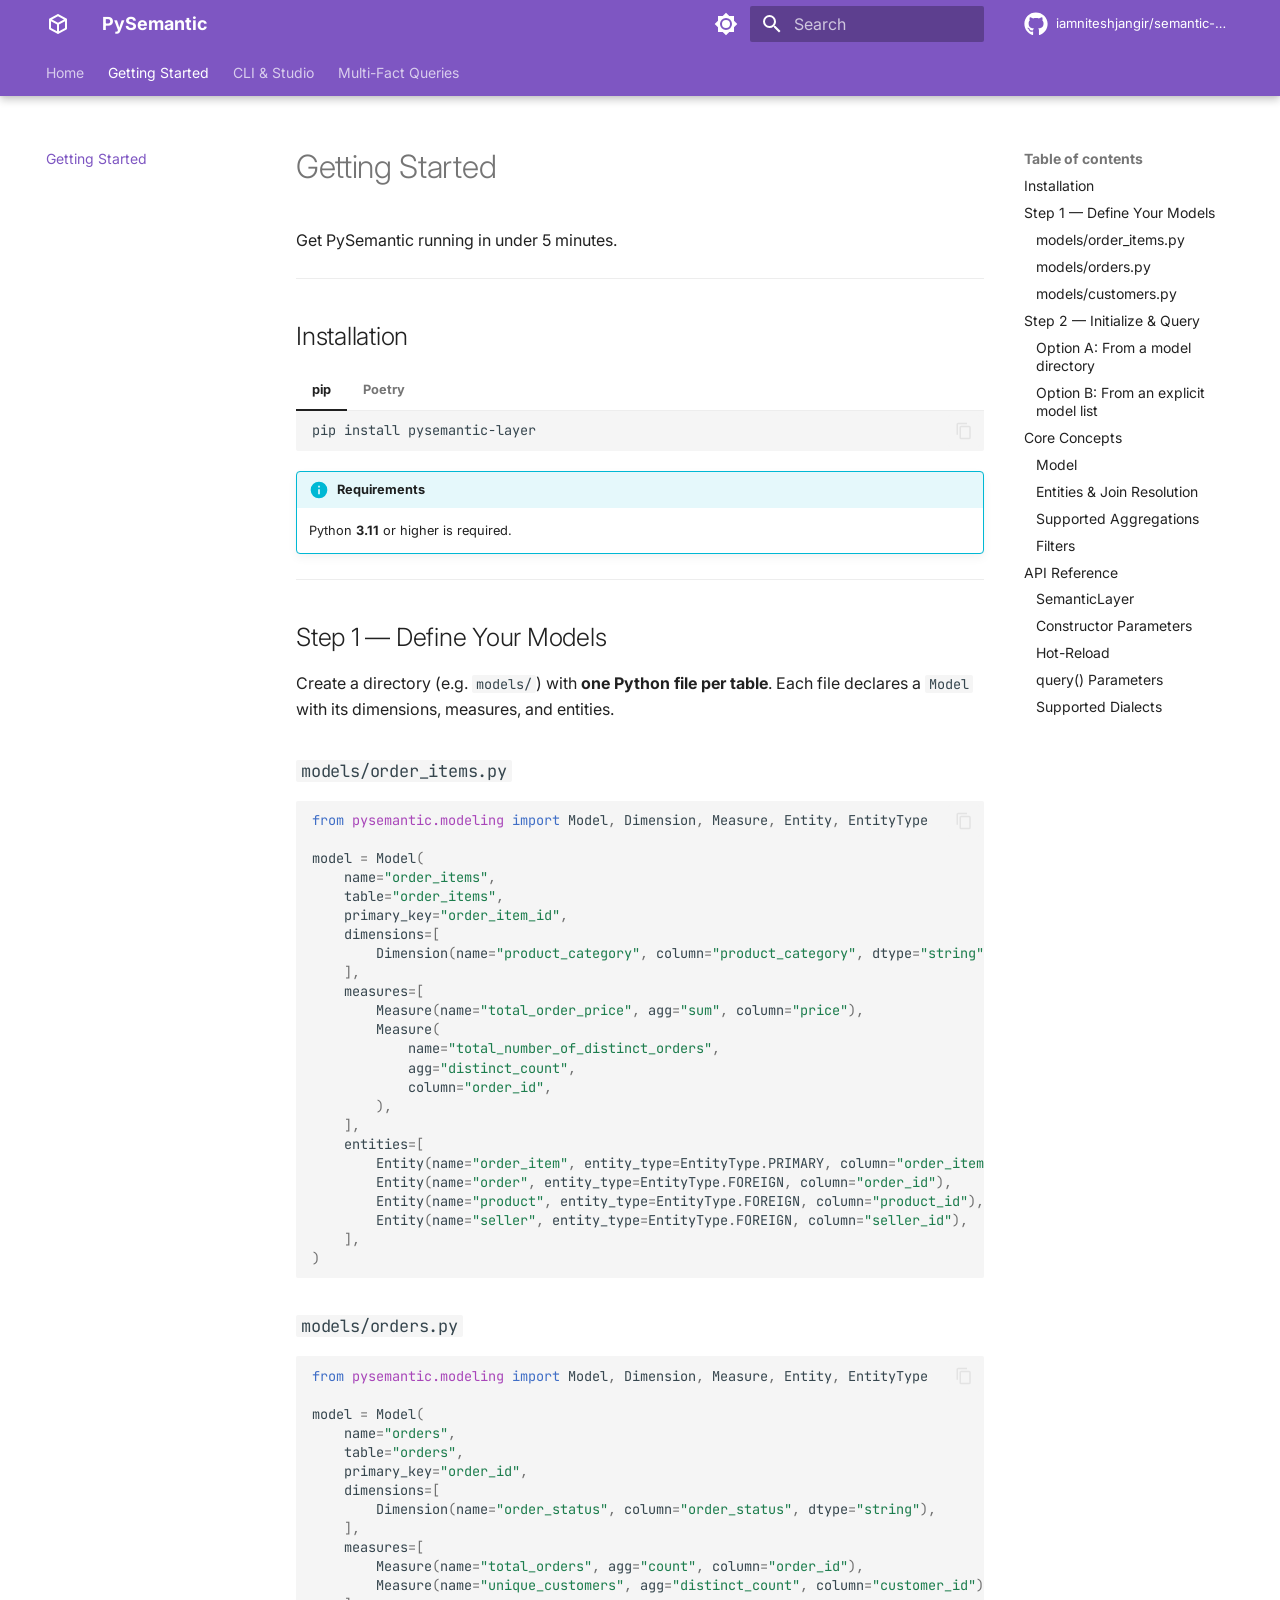
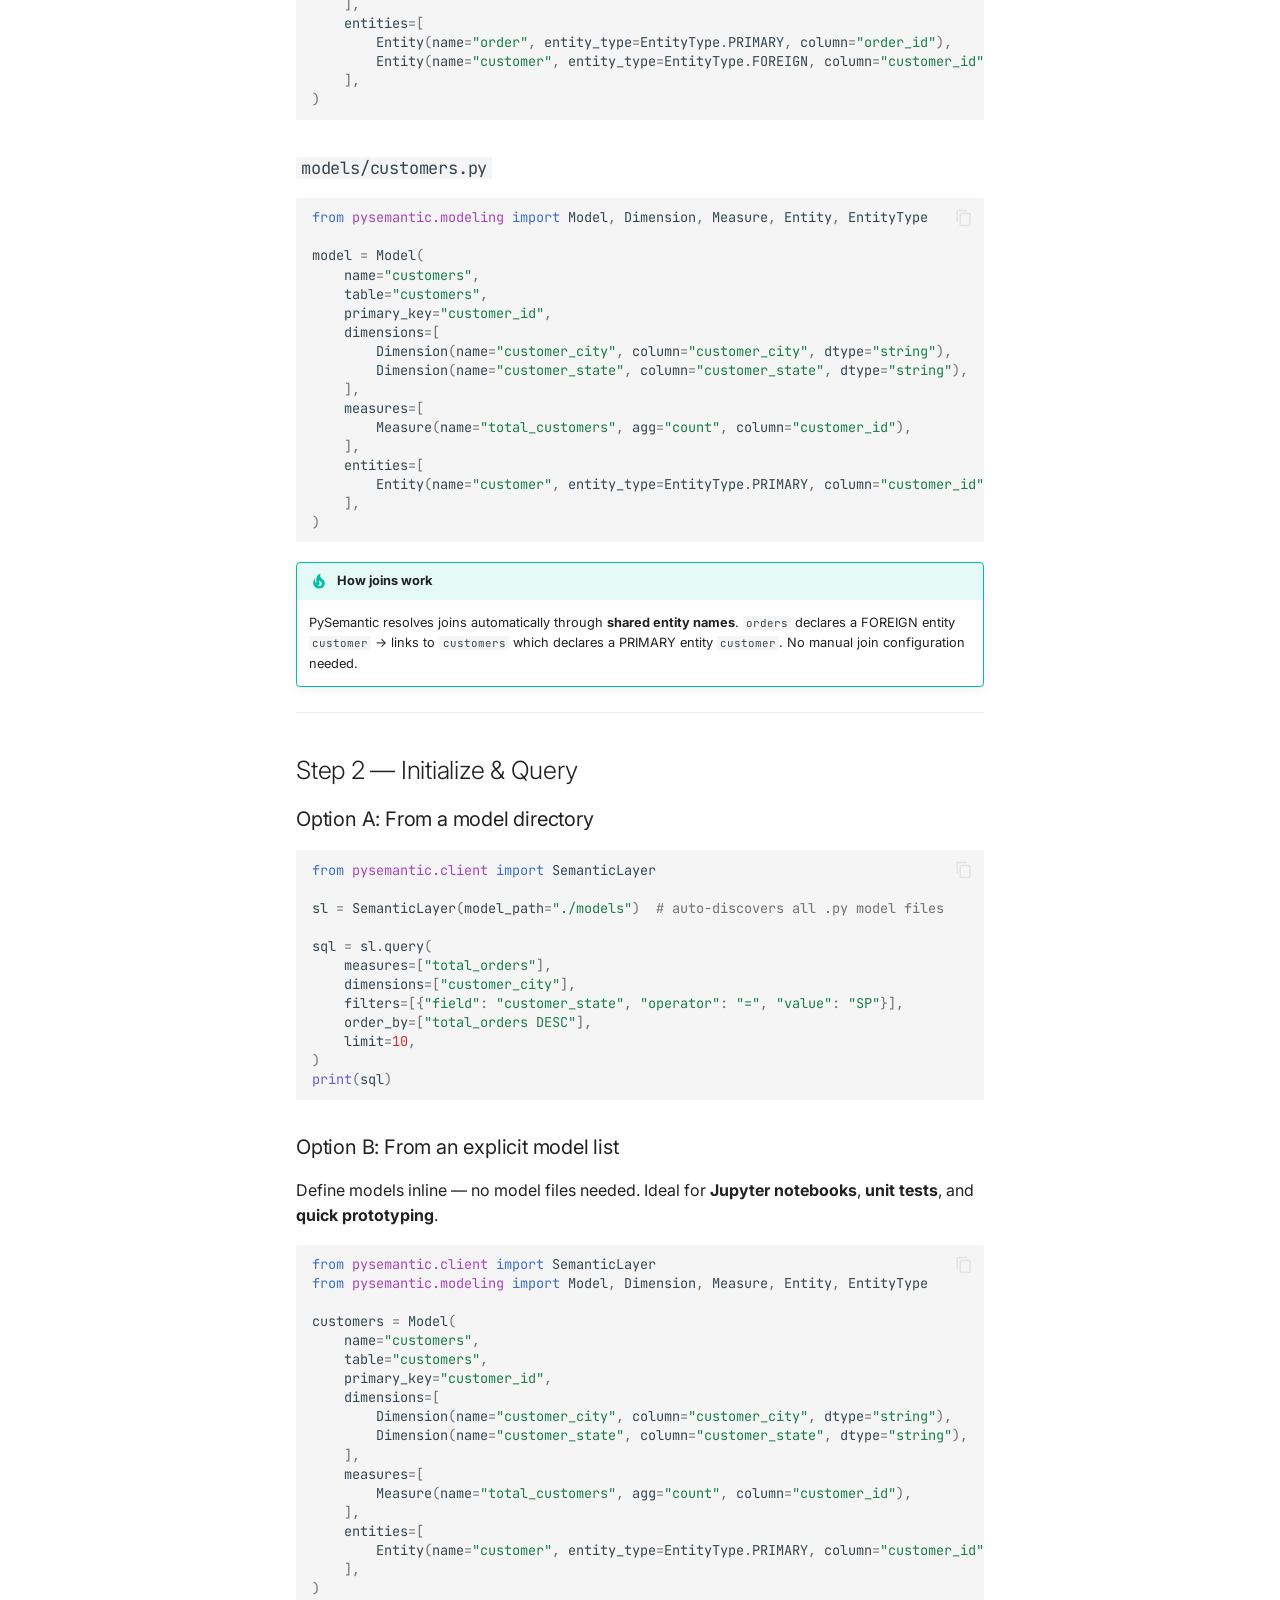
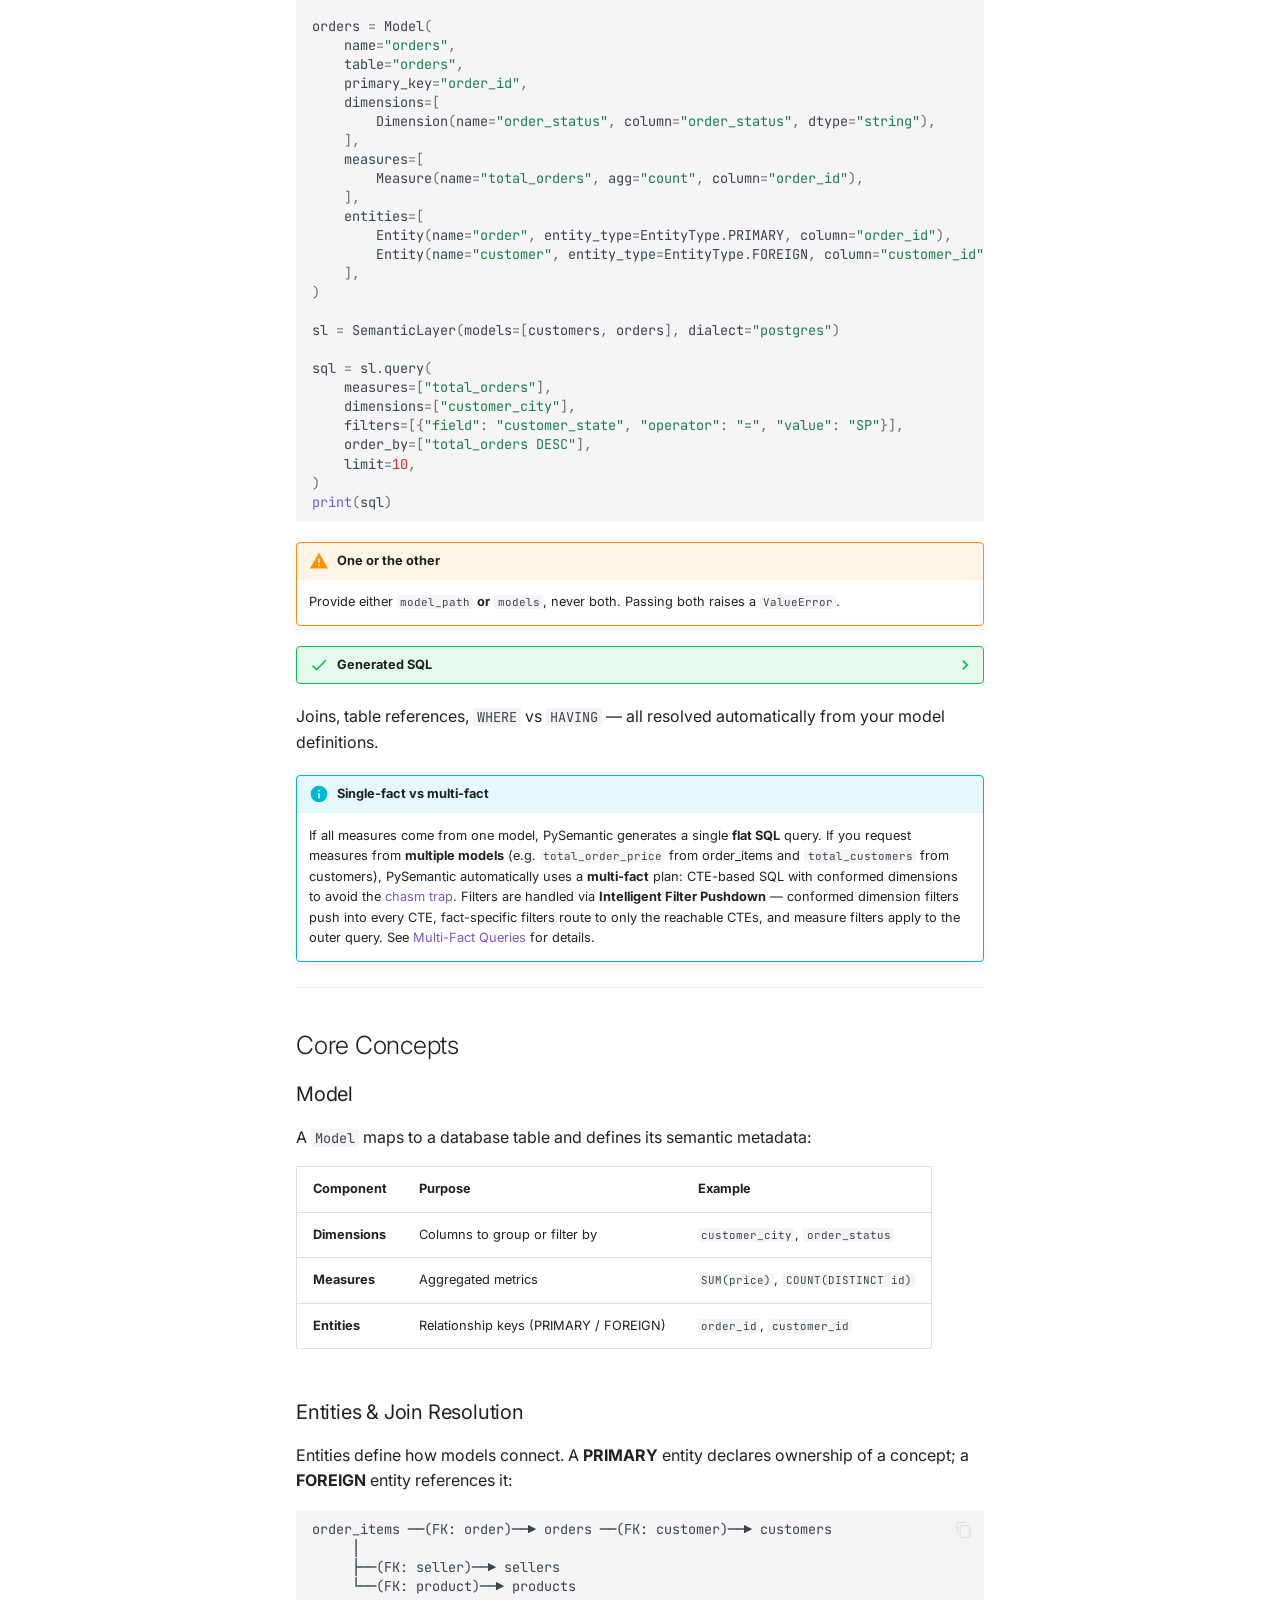
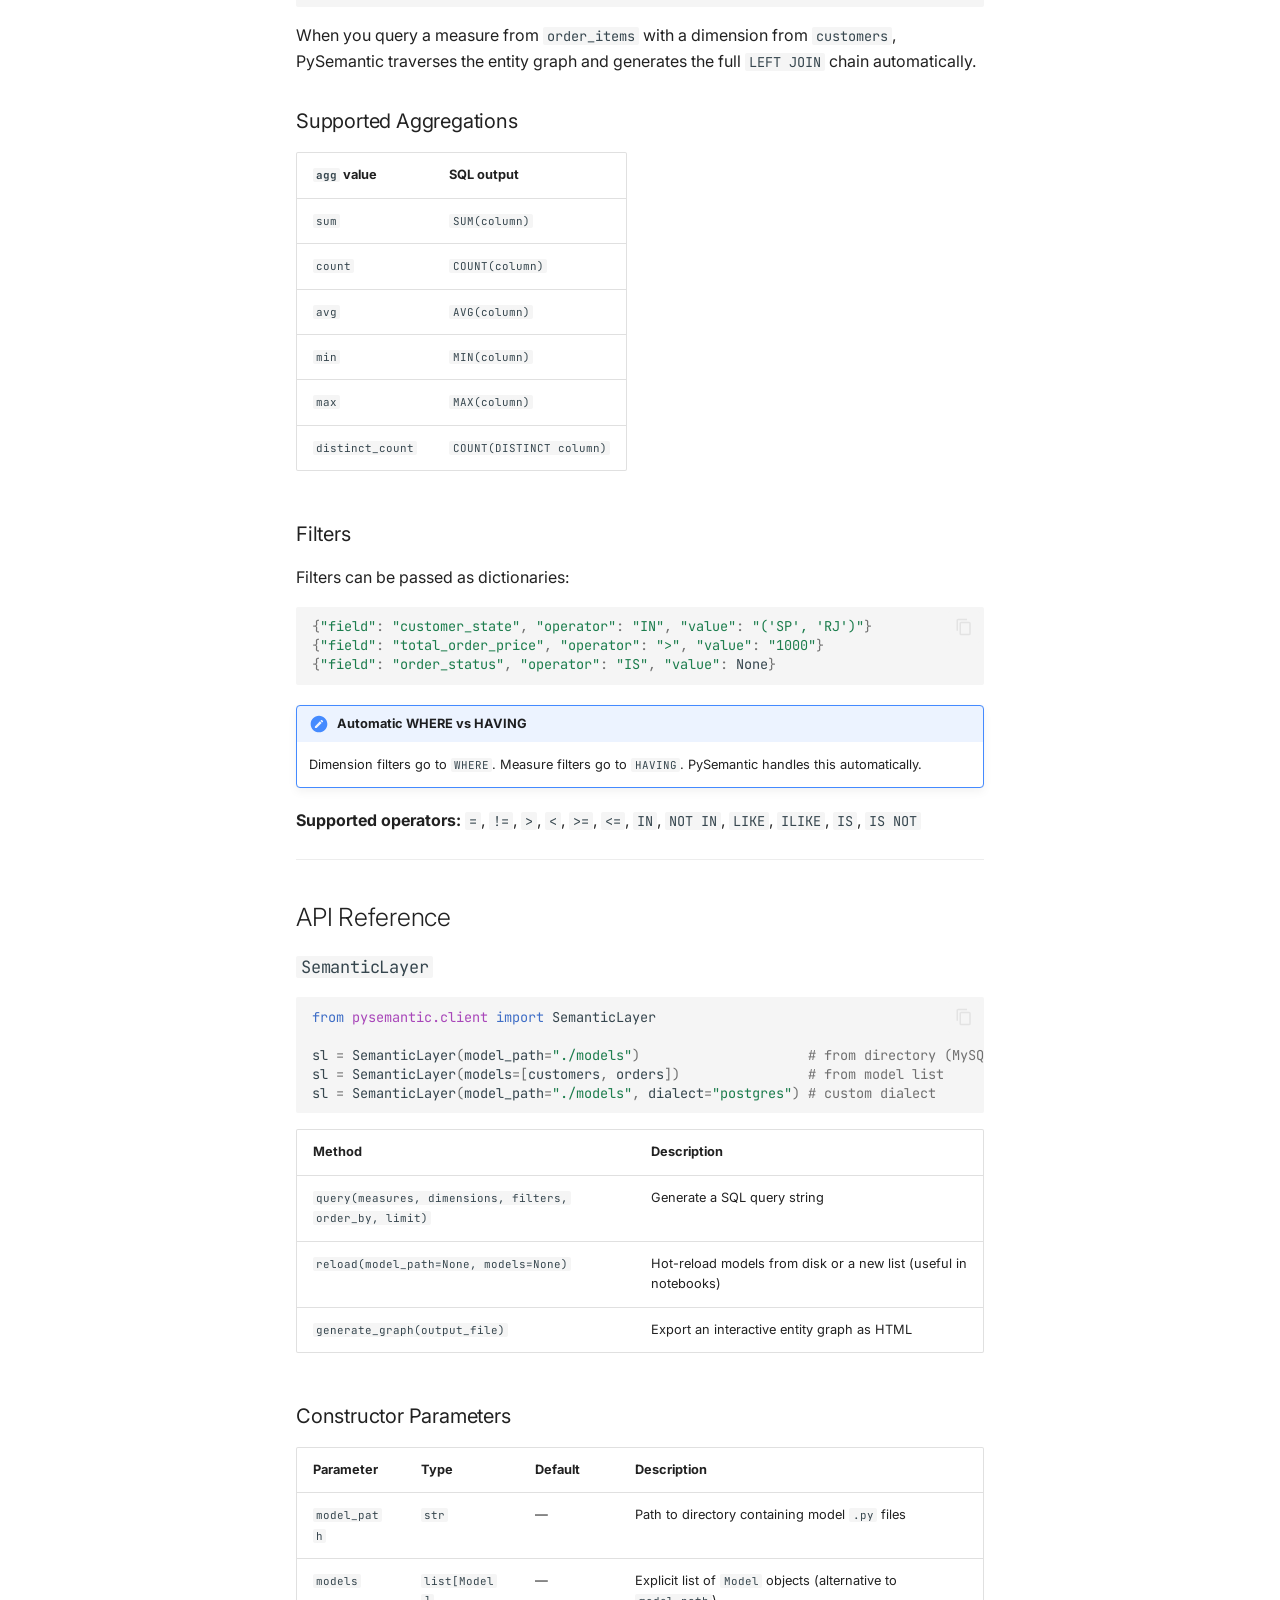
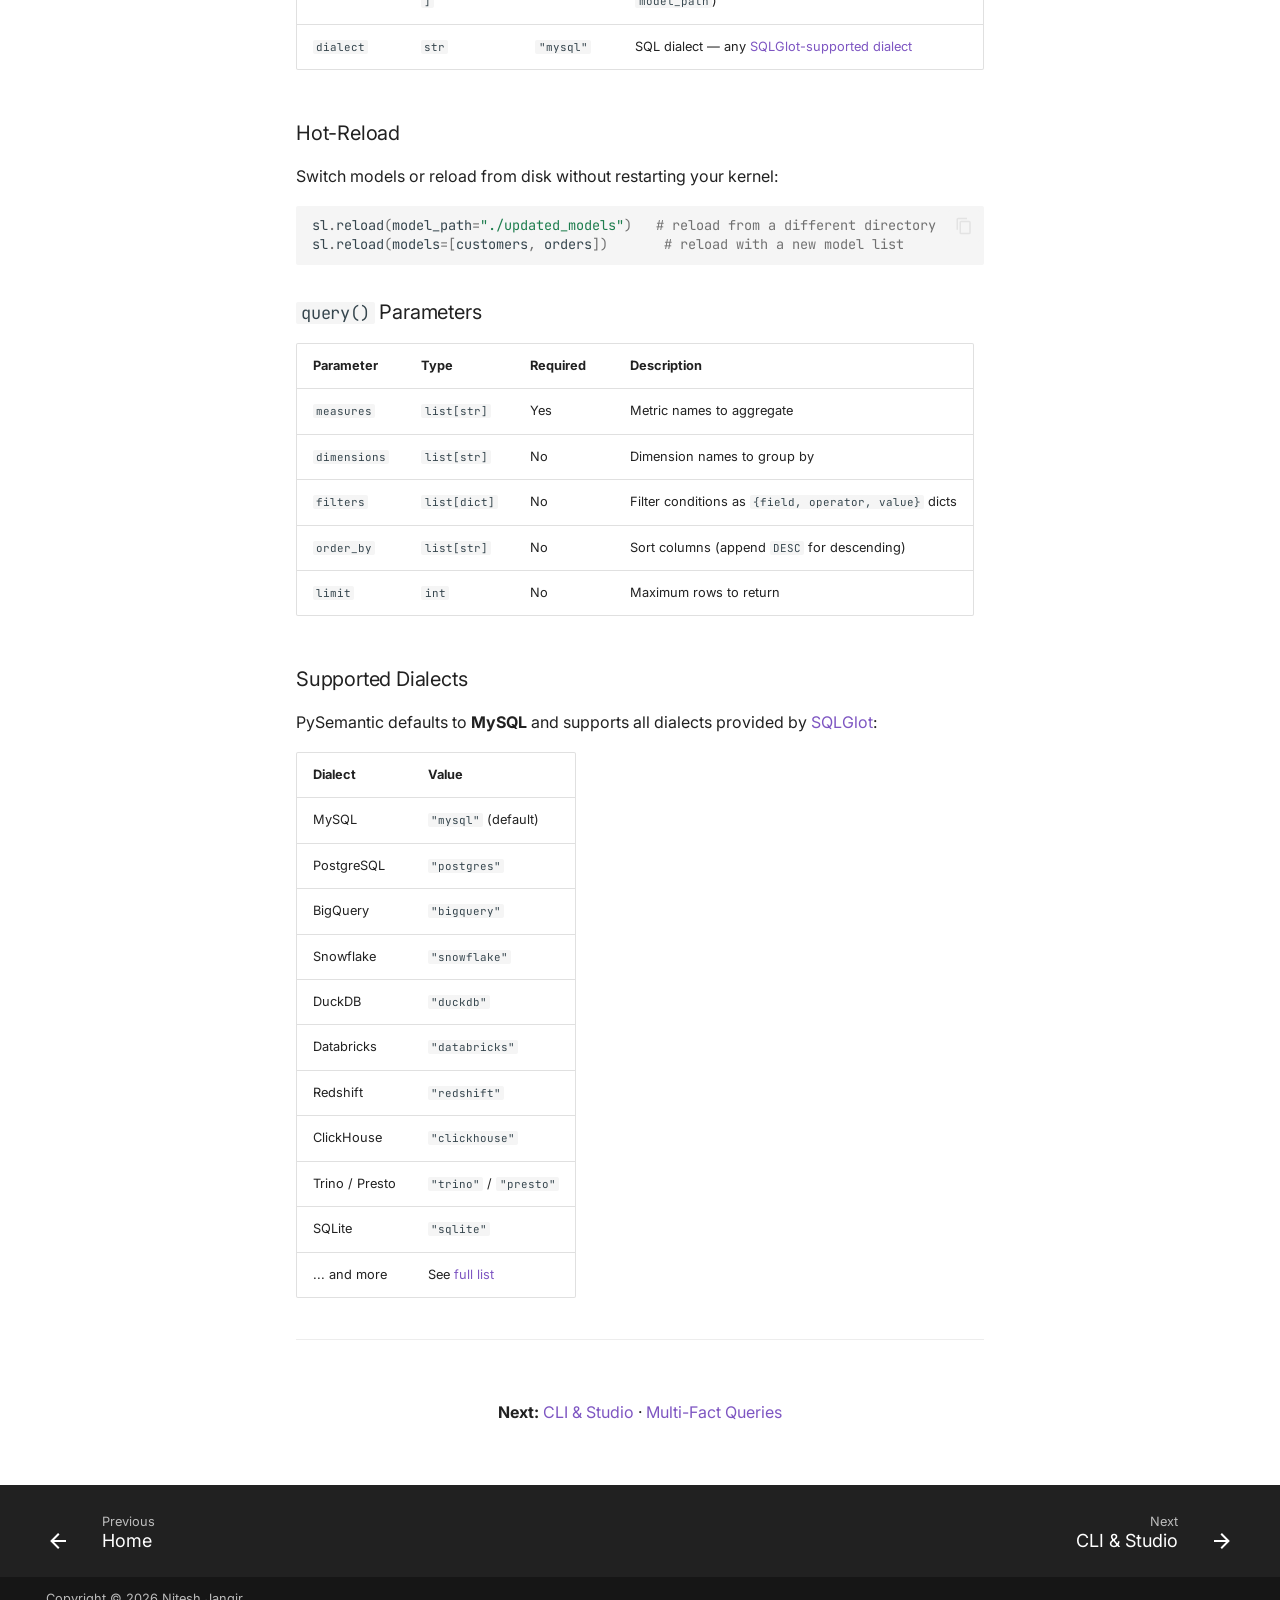
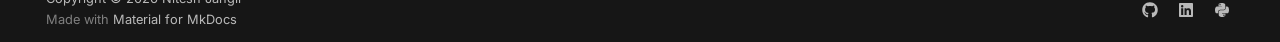
<file: getting-started/index.html>
<!doctype html>
<html lang="en" class="no-js">
  <head>
    
      <meta charset="utf-8">
      <meta name="viewport" content="width=device-width,initial-scale=1">
      
        <meta name="description" content="A lightweight, graph-based Semantic Layer for Python and SQL.">
      
      
        <meta name="author" content="Nitesh Jangir">
      
      
        <link rel="canonical" href="https://pysemantic.com/getting-started/">
      
      
        <link rel="prev" href="..">
      
      
        <link rel="next" href="../cli-studio/">
      
      
        
      
      
      <link rel="icon" href="../assets/images/favicon.png">
      <meta name="generator" content="mkdocs-1.6.1, mkdocs-material-9.7.5">
    
    
      
        <title>Getting Started - PySemantic</title>
      
    
    
      <link rel="stylesheet" href="../assets/stylesheets/main.484c7ddc.min.css">
      
        
        <link rel="stylesheet" href="../assets/stylesheets/palette.ab4e12ef.min.css">
      
      


    
    
      
    
    
      
        
        
        <link rel="preconnect" href="https://fonts.gstatic.com" crossorigin>
        <link rel="stylesheet" href="https://fonts.googleapis.com/css?family=Inter:300,300i,400,400i,700,700i%7CJetBrains+Mono:400,400i,700,700i&display=fallback">
        <style>:root{--md-text-font:"Inter";--md-code-font:"JetBrains Mono"}</style>
      
    
    
      <link rel="stylesheet" href="../stylesheets/extra.css">
    
    <script>__md_scope=new URL("..",location),__md_hash=e=>[...e].reduce(((e,_)=>(e<<5)-e+_.charCodeAt(0)),0),__md_get=(e,_=localStorage,t=__md_scope)=>JSON.parse(_.getItem(t.pathname+"."+e)),__md_set=(e,_,t=localStorage,a=__md_scope)=>{try{t.setItem(a.pathname+"."+e,JSON.stringify(_))}catch(e){}}</script>
    
      

    
    
  </head>
  
  
    
    
      
    
    
    
    
    <body dir="ltr" data-md-color-scheme="slate" data-md-color-primary="deep-purple" data-md-color-accent="purple">
  
    
    <input class="md-toggle" data-md-toggle="drawer" type="checkbox" id="__drawer" autocomplete="off">
    <input class="md-toggle" data-md-toggle="search" type="checkbox" id="__search" autocomplete="off">
    <label class="md-overlay" for="__drawer"></label>
    <div data-md-component="skip">
      
        
        <a href="#getting-started" class="md-skip">
          Skip to content
        </a>
      
    </div>
    <div data-md-component="announce">
      
    </div>
    
    
      

  

<header class="md-header md-header--shadow md-header--lifted" data-md-component="header">
  <nav class="md-header__inner md-grid" aria-label="Header">
    <a href=".." title="PySemantic" class="md-header__button md-logo" aria-label="PySemantic" data-md-component="logo">
      
  
  <svg xmlns="http://www.w3.org/2000/svg" viewBox="0 0 24 24"><path d="M21 16.5c0 .38-.21.71-.53.88l-7.9 4.44c-.16.12-.36.18-.57.18s-.41-.06-.57-.18l-7.9-4.44A.99.99 0 0 1 3 16.5v-9c0-.38.21-.71.53-.88l7.9-4.44c.16-.12.36-.18.57-.18s.41.06.57.18l7.9 4.44c.32.17.53.5.53.88zM12 4.15 6.04 7.5 12 10.85l5.96-3.35zM5 15.91l6 3.38v-6.71L5 9.21zm14 0v-6.7l-6 3.37v6.71z"/></svg>

    </a>
    <label class="md-header__button md-icon" for="__drawer">
      
      <svg xmlns="http://www.w3.org/2000/svg" viewBox="0 0 24 24"><path d="M3 6h18v2H3zm0 5h18v2H3zm0 5h18v2H3z"/></svg>
    </label>
    <div class="md-header__title" data-md-component="header-title">
      <div class="md-header__ellipsis">
        <div class="md-header__topic">
          <span class="md-ellipsis">
            PySemantic
          </span>
        </div>
        <div class="md-header__topic" data-md-component="header-topic">
          <span class="md-ellipsis">
            
              Getting Started
            
          </span>
        </div>
      </div>
    </div>
    
      
        <form class="md-header__option" data-md-component="palette">
  
    
    
    
    <input class="md-option" data-md-color-media="(prefers-color-scheme: dark)" data-md-color-scheme="slate" data-md-color-primary="deep-purple" data-md-color-accent="purple"  aria-label="Switch to light mode"  type="radio" name="__palette" id="__palette_0">
    
      <label class="md-header__button md-icon" title="Switch to light mode" for="__palette_1" hidden>
        <svg xmlns="http://www.w3.org/2000/svg" viewBox="0 0 24 24"><path d="M12 18c-.89 0-1.74-.2-2.5-.55C11.56 16.5 13 14.42 13 12s-1.44-4.5-3.5-5.45C10.26 6.2 11.11 6 12 6a6 6 0 0 1 6 6 6 6 0 0 1-6 6m8-9.31V4h-4.69L12 .69 8.69 4H4v4.69L.69 12 4 15.31V20h4.69L12 23.31 15.31 20H20v-4.69L23.31 12z"/></svg>
      </label>
    
  
    
    
    
    <input class="md-option" data-md-color-media="(prefers-color-scheme: light)" data-md-color-scheme="default" data-md-color-primary="deep-purple" data-md-color-accent="purple"  aria-label="Switch to dark mode"  type="radio" name="__palette" id="__palette_1">
    
      <label class="md-header__button md-icon" title="Switch to dark mode" for="__palette_0" hidden>
        <svg xmlns="http://www.w3.org/2000/svg" viewBox="0 0 24 24"><path d="M12 8a4 4 0 0 0-4 4 4 4 0 0 0 4 4 4 4 0 0 0 4-4 4 4 0 0 0-4-4m0 10a6 6 0 0 1-6-6 6 6 0 0 1 6-6 6 6 0 0 1 6 6 6 6 0 0 1-6 6m8-9.31V4h-4.69L12 .69 8.69 4H4v4.69L.69 12 4 15.31V20h4.69L12 23.31 15.31 20H20v-4.69L23.31 12z"/></svg>
      </label>
    
  
</form>
      
    
    
      <script>var palette=__md_get("__palette");if(palette&&palette.color){if("(prefers-color-scheme)"===palette.color.media){var media=matchMedia("(prefers-color-scheme: light)"),input=document.querySelector(media.matches?"[data-md-color-media='(prefers-color-scheme: light)']":"[data-md-color-media='(prefers-color-scheme: dark)']");palette.color.media=input.getAttribute("data-md-color-media"),palette.color.scheme=input.getAttribute("data-md-color-scheme"),palette.color.primary=input.getAttribute("data-md-color-primary"),palette.color.accent=input.getAttribute("data-md-color-accent")}for(var[key,value]of Object.entries(palette.color))document.body.setAttribute("data-md-color-"+key,value)}</script>
    
    
    
      
      
        <label class="md-header__button md-icon" for="__search">
          
          <svg xmlns="http://www.w3.org/2000/svg" viewBox="0 0 24 24"><path d="M9.5 3A6.5 6.5 0 0 1 16 9.5c0 1.61-.59 3.09-1.56 4.23l.27.27h.79l5 5-1.5 1.5-5-5v-.79l-.27-.27A6.52 6.52 0 0 1 9.5 16 6.5 6.5 0 0 1 3 9.5 6.5 6.5 0 0 1 9.5 3m0 2C7 5 5 7 5 9.5S7 14 9.5 14 14 12 14 9.5 12 5 9.5 5"/></svg>
        </label>
        <div class="md-search" data-md-component="search" role="dialog">
  <label class="md-search__overlay" for="__search"></label>
  <div class="md-search__inner" role="search">
    <form class="md-search__form" name="search">
      <input type="text" class="md-search__input" name="query" aria-label="Search" placeholder="Search" autocapitalize="off" autocorrect="off" autocomplete="off" spellcheck="false" data-md-component="search-query" required>
      <label class="md-search__icon md-icon" for="__search">
        
        <svg xmlns="http://www.w3.org/2000/svg" viewBox="0 0 24 24"><path d="M9.5 3A6.5 6.5 0 0 1 16 9.5c0 1.61-.59 3.09-1.56 4.23l.27.27h.79l5 5-1.5 1.5-5-5v-.79l-.27-.27A6.52 6.52 0 0 1 9.5 16 6.5 6.5 0 0 1 3 9.5 6.5 6.5 0 0 1 9.5 3m0 2C7 5 5 7 5 9.5S7 14 9.5 14 14 12 14 9.5 12 5 9.5 5"/></svg>
        
        <svg xmlns="http://www.w3.org/2000/svg" viewBox="0 0 24 24"><path d="M20 11v2H8l5.5 5.5-1.42 1.42L4.16 12l7.92-7.92L13.5 5.5 8 11z"/></svg>
      </label>
      <nav class="md-search__options" aria-label="Search">
        
        <button type="reset" class="md-search__icon md-icon" title="Clear" aria-label="Clear" tabindex="-1">
          
          <svg xmlns="http://www.w3.org/2000/svg" viewBox="0 0 24 24"><path d="M19 6.41 17.59 5 12 10.59 6.41 5 5 6.41 10.59 12 5 17.59 6.41 19 12 13.41 17.59 19 19 17.59 13.41 12z"/></svg>
        </button>
      </nav>
      
        <div class="md-search__suggest" data-md-component="search-suggest"></div>
      
    </form>
    <div class="md-search__output">
      <div class="md-search__scrollwrap" tabindex="0" data-md-scrollfix>
        <div class="md-search-result" data-md-component="search-result">
          <div class="md-search-result__meta">
            Initializing search
          </div>
          <ol class="md-search-result__list" role="presentation"></ol>
        </div>
      </div>
    </div>
  </div>
</div>
      
    
    
      <div class="md-header__source">
        <a href="https://github.com/iamniteshjangir/semantic-py/" title="Go to repository" class="md-source" data-md-component="source">
  <div class="md-source__icon md-icon">
    
    <svg xmlns="http://www.w3.org/2000/svg" viewBox="0 0 512 512"><!--! Font Awesome Free 7.1.0 by @fontawesome - https://fontawesome.com License - https://fontawesome.com/license/free (Icons: CC BY 4.0, Fonts: SIL OFL 1.1, Code: MIT License) Copyright 2025 Fonticons, Inc.--><path d="M173.9 397.4c0 2-2.3 3.6-5.2 3.6-3.3.3-5.6-1.3-5.6-3.6 0-2 2.3-3.6 5.2-3.6 3-.3 5.6 1.3 5.6 3.6m-31.1-4.5c-.7 2 1.3 4.3 4.3 4.9 2.6 1 5.6 0 6.2-2s-1.3-4.3-4.3-5.2c-2.6-.7-5.5.3-6.2 2.3m44.2-1.7c-2.9.7-4.9 2.6-4.6 4.9.3 2 2.9 3.3 5.9 2.6 2.9-.7 4.9-2.6 4.6-4.6-.3-1.9-3-3.2-5.9-2.9M252.8 8C114.1 8 8 113.3 8 252c0 110.9 69.8 205.8 169.5 239.2 12.8 2.3 17.3-5.6 17.3-12.1 0-6.2-.3-40.4-.3-61.4 0 0-70 15-84.7-29.8 0 0-11.4-29.1-27.8-36.6 0 0-22.9-15.7 1.6-15.4 0 0 24.9 2 38.6 25.8 21.9 38.6 58.6 27.5 72.9 20.9 2.3-16 8.8-27.1 16-33.7-55.9-6.2-112.3-14.3-112.3-110.5 0-27.5 7.6-41.3 23.6-58.9-2.6-6.5-11.1-33.3 2.6-67.9 20.9-6.5 69 27 69 27 20-5.6 41.5-8.5 62.8-8.5s42.8 2.9 62.8 8.5c0 0 48.1-33.6 69-27 13.7 34.7 5.2 61.4 2.6 67.9 16 17.7 25.8 31.5 25.8 58.9 0 96.5-58.9 104.2-114.8 110.5 9.2 7.9 17 22.9 17 46.4 0 33.7-.3 75.4-.3 83.6 0 6.5 4.6 14.4 17.3 12.1C436.2 457.8 504 362.9 504 252 504 113.3 391.5 8 252.8 8M105.2 352.9c-1.3 1-1 3.3.7 5.2 1.6 1.6 3.9 2.3 5.2 1 1.3-1 1-3.3-.7-5.2-1.6-1.6-3.9-2.3-5.2-1m-10.8-8.1c-.7 1.3.3 2.9 2.3 3.9 1.6 1 3.6.7 4.3-.7.7-1.3-.3-2.9-2.3-3.9-2-.6-3.6-.3-4.3.7m32.4 35.6c-1.6 1.3-1 4.3 1.3 6.2 2.3 2.3 5.2 2.6 6.5 1 1.3-1.3.7-4.3-1.3-6.2-2.2-2.3-5.2-2.6-6.5-1m-11.4-14.7c-1.6 1-1.6 3.6 0 5.9s4.3 3.3 5.6 2.3c1.6-1.3 1.6-3.9 0-6.2-1.4-2.3-4-3.3-5.6-2"/></svg>
  </div>
  <div class="md-source__repository">
    iamniteshjangir/semantic-py
  </div>
</a>
      </div>
    
  </nav>
  
    
      
<nav class="md-tabs" aria-label="Tabs" data-md-component="tabs">
  <div class="md-grid">
    <ul class="md-tabs__list">
      
        
  
  
  
  
    <li class="md-tabs__item">
      <a href=".." class="md-tabs__link">
        
  
  
    
  
  Home

      </a>
    </li>
  

      
        
  
  
  
    
  
  
    <li class="md-tabs__item md-tabs__item--active">
      <a href="./" class="md-tabs__link">
        
  
  
    
  
  Getting Started

      </a>
    </li>
  

      
        
  
  
  
  
    <li class="md-tabs__item">
      <a href="../cli-studio/" class="md-tabs__link">
        
  
  
    
  
  CLI & Studio

      </a>
    </li>
  

      
        
  
  
  
  
    <li class="md-tabs__item">
      <a href="../multi-fact-queries/" class="md-tabs__link">
        
  
  
    
  
  Multi-Fact Queries

      </a>
    </li>
  

      
    </ul>
  </div>
</nav>
    
  
</header>
    
    <div class="md-container" data-md-component="container">
      
      
        
      
      <main class="md-main" data-md-component="main">
        <div class="md-main__inner md-grid">
          
            
              
              <div class="md-sidebar md-sidebar--primary" data-md-component="sidebar" data-md-type="navigation" >
                <div class="md-sidebar__scrollwrap">
                  <div class="md-sidebar__inner">
                    


  


<nav class="md-nav md-nav--primary md-nav--lifted" aria-label="Navigation" data-md-level="0">
  <label class="md-nav__title" for="__drawer">
    <a href=".." title="PySemantic" class="md-nav__button md-logo" aria-label="PySemantic" data-md-component="logo">
      
  
  <svg xmlns="http://www.w3.org/2000/svg" viewBox="0 0 24 24"><path d="M21 16.5c0 .38-.21.71-.53.88l-7.9 4.44c-.16.12-.36.18-.57.18s-.41-.06-.57-.18l-7.9-4.44A.99.99 0 0 1 3 16.5v-9c0-.38.21-.71.53-.88l7.9-4.44c.16-.12.36-.18.57-.18s.41.06.57.18l7.9 4.44c.32.17.53.5.53.88zM12 4.15 6.04 7.5 12 10.85l5.96-3.35zM5 15.91l6 3.38v-6.71L5 9.21zm14 0v-6.7l-6 3.37v6.71z"/></svg>

    </a>
    PySemantic
  </label>
  
    <div class="md-nav__source">
      <a href="https://github.com/iamniteshjangir/semantic-py/" title="Go to repository" class="md-source" data-md-component="source">
  <div class="md-source__icon md-icon">
    
    <svg xmlns="http://www.w3.org/2000/svg" viewBox="0 0 512 512"><!--! Font Awesome Free 7.1.0 by @fontawesome - https://fontawesome.com License - https://fontawesome.com/license/free (Icons: CC BY 4.0, Fonts: SIL OFL 1.1, Code: MIT License) Copyright 2025 Fonticons, Inc.--><path d="M173.9 397.4c0 2-2.3 3.6-5.2 3.6-3.3.3-5.6-1.3-5.6-3.6 0-2 2.3-3.6 5.2-3.6 3-.3 5.6 1.3 5.6 3.6m-31.1-4.5c-.7 2 1.3 4.3 4.3 4.9 2.6 1 5.6 0 6.2-2s-1.3-4.3-4.3-5.2c-2.6-.7-5.5.3-6.2 2.3m44.2-1.7c-2.9.7-4.9 2.6-4.6 4.9.3 2 2.9 3.3 5.9 2.6 2.9-.7 4.9-2.6 4.6-4.6-.3-1.9-3-3.2-5.9-2.9M252.8 8C114.1 8 8 113.3 8 252c0 110.9 69.8 205.8 169.5 239.2 12.8 2.3 17.3-5.6 17.3-12.1 0-6.2-.3-40.4-.3-61.4 0 0-70 15-84.7-29.8 0 0-11.4-29.1-27.8-36.6 0 0-22.9-15.7 1.6-15.4 0 0 24.9 2 38.6 25.8 21.9 38.6 58.6 27.5 72.9 20.9 2.3-16 8.8-27.1 16-33.7-55.9-6.2-112.3-14.3-112.3-110.5 0-27.5 7.6-41.3 23.6-58.9-2.6-6.5-11.1-33.3 2.6-67.9 20.9-6.5 69 27 69 27 20-5.6 41.5-8.5 62.8-8.5s42.8 2.9 62.8 8.5c0 0 48.1-33.6 69-27 13.7 34.7 5.2 61.4 2.6 67.9 16 17.7 25.8 31.5 25.8 58.9 0 96.5-58.9 104.2-114.8 110.5 9.2 7.9 17 22.9 17 46.4 0 33.7-.3 75.4-.3 83.6 0 6.5 4.6 14.4 17.3 12.1C436.2 457.8 504 362.9 504 252 504 113.3 391.5 8 252.8 8M105.2 352.9c-1.3 1-1 3.3.7 5.2 1.6 1.6 3.9 2.3 5.2 1 1.3-1 1-3.3-.7-5.2-1.6-1.6-3.9-2.3-5.2-1m-10.8-8.1c-.7 1.3.3 2.9 2.3 3.9 1.6 1 3.6.7 4.3-.7.7-1.3-.3-2.9-2.3-3.9-2-.6-3.6-.3-4.3.7m32.4 35.6c-1.6 1.3-1 4.3 1.3 6.2 2.3 2.3 5.2 2.6 6.5 1 1.3-1.3.7-4.3-1.3-6.2-2.2-2.3-5.2-2.6-6.5-1m-11.4-14.7c-1.6 1-1.6 3.6 0 5.9s4.3 3.3 5.6 2.3c1.6-1.3 1.6-3.9 0-6.2-1.4-2.3-4-3.3-5.6-2"/></svg>
  </div>
  <div class="md-source__repository">
    iamniteshjangir/semantic-py
  </div>
</a>
    </div>
  
  <ul class="md-nav__list" data-md-scrollfix>
    
      
      
  
  
  
  
    <li class="md-nav__item">
      <a href=".." class="md-nav__link">
        
  
  
  <span class="md-ellipsis">
    
  
    Home
  

    
  </span>
  
  

      </a>
    </li>
  

    
      
      
  
  
    
  
  
  
    <li class="md-nav__item md-nav__item--active">
      
      <input class="md-nav__toggle md-toggle" type="checkbox" id="__toc">
      
      
        
      
      
        <label class="md-nav__link md-nav__link--active" for="__toc">
          
  
  
  <span class="md-ellipsis">
    
  
    Getting Started
  

    
  </span>
  
  

          <span class="md-nav__icon md-icon"></span>
        </label>
      
      <a href="./" class="md-nav__link md-nav__link--active">
        
  
  
  <span class="md-ellipsis">
    
  
    Getting Started
  

    
  </span>
  
  

      </a>
      
        

<nav class="md-nav md-nav--secondary" aria-label="Table of contents">
  
  
  
    
  
  
    <label class="md-nav__title" for="__toc">
      <span class="md-nav__icon md-icon"></span>
      Table of contents
    </label>
    <ul class="md-nav__list" data-md-component="toc" data-md-scrollfix>
      
        <li class="md-nav__item">
  <a href="#installation" class="md-nav__link">
    <span class="md-ellipsis">
      
        Installation
      
    </span>
  </a>
  
</li>
      
        <li class="md-nav__item">
  <a href="#step-1-define-your-models" class="md-nav__link">
    <span class="md-ellipsis">
      
        Step 1 — Define Your Models
      
    </span>
  </a>
  
    <nav class="md-nav" aria-label="Step 1 — Define Your Models">
      <ul class="md-nav__list">
        
          <li class="md-nav__item">
  <a href="#modelsorder_itemspy" class="md-nav__link">
    <span class="md-ellipsis">
      
        models/order_items.py
      
    </span>
  </a>
  
</li>
        
          <li class="md-nav__item">
  <a href="#modelsorderspy" class="md-nav__link">
    <span class="md-ellipsis">
      
        models/orders.py
      
    </span>
  </a>
  
</li>
        
          <li class="md-nav__item">
  <a href="#modelscustomerspy" class="md-nav__link">
    <span class="md-ellipsis">
      
        models/customers.py
      
    </span>
  </a>
  
</li>
        
      </ul>
    </nav>
  
</li>
      
        <li class="md-nav__item">
  <a href="#step-2-initialize-query" class="md-nav__link">
    <span class="md-ellipsis">
      
        Step 2 — Initialize &amp; Query
      
    </span>
  </a>
  
    <nav class="md-nav" aria-label="Step 2 — Initialize &amp; Query">
      <ul class="md-nav__list">
        
          <li class="md-nav__item">
  <a href="#option-a-from-a-model-directory" class="md-nav__link">
    <span class="md-ellipsis">
      
        Option A: From a model directory
      
    </span>
  </a>
  
</li>
        
          <li class="md-nav__item">
  <a href="#option-b-from-an-explicit-model-list" class="md-nav__link">
    <span class="md-ellipsis">
      
        Option B: From an explicit model list
      
    </span>
  </a>
  
</li>
        
      </ul>
    </nav>
  
</li>
      
        <li class="md-nav__item">
  <a href="#core-concepts" class="md-nav__link">
    <span class="md-ellipsis">
      
        Core Concepts
      
    </span>
  </a>
  
    <nav class="md-nav" aria-label="Core Concepts">
      <ul class="md-nav__list">
        
          <li class="md-nav__item">
  <a href="#model" class="md-nav__link">
    <span class="md-ellipsis">
      
        Model
      
    </span>
  </a>
  
</li>
        
          <li class="md-nav__item">
  <a href="#entities-join-resolution" class="md-nav__link">
    <span class="md-ellipsis">
      
        Entities &amp; Join Resolution
      
    </span>
  </a>
  
</li>
        
          <li class="md-nav__item">
  <a href="#supported-aggregations" class="md-nav__link">
    <span class="md-ellipsis">
      
        Supported Aggregations
      
    </span>
  </a>
  
</li>
        
          <li class="md-nav__item">
  <a href="#filters" class="md-nav__link">
    <span class="md-ellipsis">
      
        Filters
      
    </span>
  </a>
  
</li>
        
      </ul>
    </nav>
  
</li>
      
        <li class="md-nav__item">
  <a href="#api-reference" class="md-nav__link">
    <span class="md-ellipsis">
      
        API Reference
      
    </span>
  </a>
  
    <nav class="md-nav" aria-label="API Reference">
      <ul class="md-nav__list">
        
          <li class="md-nav__item">
  <a href="#semanticlayer" class="md-nav__link">
    <span class="md-ellipsis">
      
        SemanticLayer
      
    </span>
  </a>
  
</li>
        
          <li class="md-nav__item">
  <a href="#constructor-parameters" class="md-nav__link">
    <span class="md-ellipsis">
      
        Constructor Parameters
      
    </span>
  </a>
  
</li>
        
          <li class="md-nav__item">
  <a href="#hot-reload" class="md-nav__link">
    <span class="md-ellipsis">
      
        Hot-Reload
      
    </span>
  </a>
  
</li>
        
          <li class="md-nav__item">
  <a href="#query-parameters" class="md-nav__link">
    <span class="md-ellipsis">
      
        query() Parameters
      
    </span>
  </a>
  
</li>
        
          <li class="md-nav__item">
  <a href="#supported-dialects" class="md-nav__link">
    <span class="md-ellipsis">
      
        Supported Dialects
      
    </span>
  </a>
  
</li>
        
      </ul>
    </nav>
  
</li>
      
    </ul>
  
</nav>
      
    </li>
  

    
      
      
  
  
  
  
    <li class="md-nav__item">
      <a href="../cli-studio/" class="md-nav__link">
        
  
  
  <span class="md-ellipsis">
    
  
    CLI & Studio
  

    
  </span>
  
  

      </a>
    </li>
  

    
      
      
  
  
  
  
    <li class="md-nav__item">
      <a href="../multi-fact-queries/" class="md-nav__link">
        
  
  
  <span class="md-ellipsis">
    
  
    Multi-Fact Queries
  

    
  </span>
  
  

      </a>
    </li>
  

    
  </ul>
</nav>
                  </div>
                </div>
              </div>
            
            
              
              <div class="md-sidebar md-sidebar--secondary" data-md-component="sidebar" data-md-type="toc" >
                <div class="md-sidebar__scrollwrap">
                  <div class="md-sidebar__inner">
                    

<nav class="md-nav md-nav--secondary" aria-label="Table of contents">
  
  
  
    
  
  
    <label class="md-nav__title" for="__toc">
      <span class="md-nav__icon md-icon"></span>
      Table of contents
    </label>
    <ul class="md-nav__list" data-md-component="toc" data-md-scrollfix>
      
        <li class="md-nav__item">
  <a href="#installation" class="md-nav__link">
    <span class="md-ellipsis">
      
        Installation
      
    </span>
  </a>
  
</li>
      
        <li class="md-nav__item">
  <a href="#step-1-define-your-models" class="md-nav__link">
    <span class="md-ellipsis">
      
        Step 1 — Define Your Models
      
    </span>
  </a>
  
    <nav class="md-nav" aria-label="Step 1 — Define Your Models">
      <ul class="md-nav__list">
        
          <li class="md-nav__item">
  <a href="#modelsorder_itemspy" class="md-nav__link">
    <span class="md-ellipsis">
      
        models/order_items.py
      
    </span>
  </a>
  
</li>
        
          <li class="md-nav__item">
  <a href="#modelsorderspy" class="md-nav__link">
    <span class="md-ellipsis">
      
        models/orders.py
      
    </span>
  </a>
  
</li>
        
          <li class="md-nav__item">
  <a href="#modelscustomerspy" class="md-nav__link">
    <span class="md-ellipsis">
      
        models/customers.py
      
    </span>
  </a>
  
</li>
        
      </ul>
    </nav>
  
</li>
      
        <li class="md-nav__item">
  <a href="#step-2-initialize-query" class="md-nav__link">
    <span class="md-ellipsis">
      
        Step 2 — Initialize &amp; Query
      
    </span>
  </a>
  
    <nav class="md-nav" aria-label="Step 2 — Initialize &amp; Query">
      <ul class="md-nav__list">
        
          <li class="md-nav__item">
  <a href="#option-a-from-a-model-directory" class="md-nav__link">
    <span class="md-ellipsis">
      
        Option A: From a model directory
      
    </span>
  </a>
  
</li>
        
          <li class="md-nav__item">
  <a href="#option-b-from-an-explicit-model-list" class="md-nav__link">
    <span class="md-ellipsis">
      
        Option B: From an explicit model list
      
    </span>
  </a>
  
</li>
        
      </ul>
    </nav>
  
</li>
      
        <li class="md-nav__item">
  <a href="#core-concepts" class="md-nav__link">
    <span class="md-ellipsis">
      
        Core Concepts
      
    </span>
  </a>
  
    <nav class="md-nav" aria-label="Core Concepts">
      <ul class="md-nav__list">
        
          <li class="md-nav__item">
  <a href="#model" class="md-nav__link">
    <span class="md-ellipsis">
      
        Model
      
    </span>
  </a>
  
</li>
        
          <li class="md-nav__item">
  <a href="#entities-join-resolution" class="md-nav__link">
    <span class="md-ellipsis">
      
        Entities &amp; Join Resolution
      
    </span>
  </a>
  
</li>
        
          <li class="md-nav__item">
  <a href="#supported-aggregations" class="md-nav__link">
    <span class="md-ellipsis">
      
        Supported Aggregations
      
    </span>
  </a>
  
</li>
        
          <li class="md-nav__item">
  <a href="#filters" class="md-nav__link">
    <span class="md-ellipsis">
      
        Filters
      
    </span>
  </a>
  
</li>
        
      </ul>
    </nav>
  
</li>
      
        <li class="md-nav__item">
  <a href="#api-reference" class="md-nav__link">
    <span class="md-ellipsis">
      
        API Reference
      
    </span>
  </a>
  
    <nav class="md-nav" aria-label="API Reference">
      <ul class="md-nav__list">
        
          <li class="md-nav__item">
  <a href="#semanticlayer" class="md-nav__link">
    <span class="md-ellipsis">
      
        SemanticLayer
      
    </span>
  </a>
  
</li>
        
          <li class="md-nav__item">
  <a href="#constructor-parameters" class="md-nav__link">
    <span class="md-ellipsis">
      
        Constructor Parameters
      
    </span>
  </a>
  
</li>
        
          <li class="md-nav__item">
  <a href="#hot-reload" class="md-nav__link">
    <span class="md-ellipsis">
      
        Hot-Reload
      
    </span>
  </a>
  
</li>
        
          <li class="md-nav__item">
  <a href="#query-parameters" class="md-nav__link">
    <span class="md-ellipsis">
      
        query() Parameters
      
    </span>
  </a>
  
</li>
        
          <li class="md-nav__item">
  <a href="#supported-dialects" class="md-nav__link">
    <span class="md-ellipsis">
      
        Supported Dialects
      
    </span>
  </a>
  
</li>
        
      </ul>
    </nav>
  
</li>
      
    </ul>
  
</nav>
                  </div>
                </div>
              </div>
            
          
          
            <div class="md-content" data-md-component="content">
              
              <article class="md-content__inner md-typeset">
                
                  


  
  


<h1 id="getting-started">Getting Started<a class="headerlink" href="#getting-started" title="Permanent link">&para;</a></h1>
<p>Get PySemantic running in under 5 minutes.</p>
<hr />
<h2 id="installation">Installation<a class="headerlink" href="#installation" title="Permanent link">&para;</a></h2>
<div class="tabbed-set tabbed-alternate" data-tabs="1:2"><input checked="checked" id="__tabbed_1_1" name="__tabbed_1" type="radio" /><input id="__tabbed_1_2" name="__tabbed_1" type="radio" /><div class="tabbed-labels"><label for="__tabbed_1_1">pip</label><label for="__tabbed_1_2">Poetry</label></div>
<div class="tabbed-content">
<div class="tabbed-block">
<div class="language-bash highlight"><pre><span></span><code><span id="__span-0-1"><a id="__codelineno-0-1" name="__codelineno-0-1" href="#__codelineno-0-1"></a>pip<span class="w"> </span>install<span class="w"> </span>pysemantic-layer
</span></code></pre></div>
</div>
<div class="tabbed-block">
<div class="language-bash highlight"><pre><span></span><code><span id="__span-1-1"><a id="__codelineno-1-1" name="__codelineno-1-1" href="#__codelineno-1-1"></a>poetry<span class="w"> </span>add<span class="w"> </span>pysemantic-layer
</span></code></pre></div>
</div>
</div>
</div>
<div class="admonition info">
<p class="admonition-title">Requirements</p>
<p>Python <strong>3.11</strong> or higher is required.</p>
</div>
<hr />
<h2 id="step-1-define-your-models">Step 1 — Define Your Models<a class="headerlink" href="#step-1-define-your-models" title="Permanent link">&para;</a></h2>
<p>Create a directory (e.g. <code>models/</code>) with <strong>one Python file per table</strong>. Each file declares a <code>Model</code> with its dimensions, measures, and entities.</p>
<h3 id="modelsorder_itemspy"><code>models/order_items.py</code><a class="headerlink" href="#modelsorder_itemspy" title="Permanent link">&para;</a></h3>
<div class="language-python highlight"><pre><span></span><code><span id="__span-2-1"><a id="__codelineno-2-1" name="__codelineno-2-1" href="#__codelineno-2-1"></a><span class="kn">from</span><span class="w"> </span><span class="nn">pysemantic.modeling</span><span class="w"> </span><span class="kn">import</span> <span class="n">Model</span><span class="p">,</span> <span class="n">Dimension</span><span class="p">,</span> <span class="n">Measure</span><span class="p">,</span> <span class="n">Entity</span><span class="p">,</span> <span class="n">EntityType</span>
</span><span id="__span-2-2"><a id="__codelineno-2-2" name="__codelineno-2-2" href="#__codelineno-2-2"></a>
</span><span id="__span-2-3"><a id="__codelineno-2-3" name="__codelineno-2-3" href="#__codelineno-2-3"></a><span class="n">model</span> <span class="o">=</span> <span class="n">Model</span><span class="p">(</span>
</span><span id="__span-2-4"><a id="__codelineno-2-4" name="__codelineno-2-4" href="#__codelineno-2-4"></a>    <span class="n">name</span><span class="o">=</span><span class="s2">&quot;order_items&quot;</span><span class="p">,</span>
</span><span id="__span-2-5"><a id="__codelineno-2-5" name="__codelineno-2-5" href="#__codelineno-2-5"></a>    <span class="n">table</span><span class="o">=</span><span class="s2">&quot;order_items&quot;</span><span class="p">,</span>
</span><span id="__span-2-6"><a id="__codelineno-2-6" name="__codelineno-2-6" href="#__codelineno-2-6"></a>    <span class="n">primary_key</span><span class="o">=</span><span class="s2">&quot;order_item_id&quot;</span><span class="p">,</span>
</span><span id="__span-2-7"><a id="__codelineno-2-7" name="__codelineno-2-7" href="#__codelineno-2-7"></a>    <span class="n">dimensions</span><span class="o">=</span><span class="p">[</span>
</span><span id="__span-2-8"><a id="__codelineno-2-8" name="__codelineno-2-8" href="#__codelineno-2-8"></a>        <span class="n">Dimension</span><span class="p">(</span><span class="n">name</span><span class="o">=</span><span class="s2">&quot;product_category&quot;</span><span class="p">,</span> <span class="n">column</span><span class="o">=</span><span class="s2">&quot;product_category&quot;</span><span class="p">,</span> <span class="n">dtype</span><span class="o">=</span><span class="s2">&quot;string&quot;</span><span class="p">),</span>
</span><span id="__span-2-9"><a id="__codelineno-2-9" name="__codelineno-2-9" href="#__codelineno-2-9"></a>    <span class="p">],</span>
</span><span id="__span-2-10"><a id="__codelineno-2-10" name="__codelineno-2-10" href="#__codelineno-2-10"></a>    <span class="n">measures</span><span class="o">=</span><span class="p">[</span>
</span><span id="__span-2-11"><a id="__codelineno-2-11" name="__codelineno-2-11" href="#__codelineno-2-11"></a>        <span class="n">Measure</span><span class="p">(</span><span class="n">name</span><span class="o">=</span><span class="s2">&quot;total_order_price&quot;</span><span class="p">,</span> <span class="n">agg</span><span class="o">=</span><span class="s2">&quot;sum&quot;</span><span class="p">,</span> <span class="n">column</span><span class="o">=</span><span class="s2">&quot;price&quot;</span><span class="p">),</span>
</span><span id="__span-2-12"><a id="__codelineno-2-12" name="__codelineno-2-12" href="#__codelineno-2-12"></a>        <span class="n">Measure</span><span class="p">(</span>
</span><span id="__span-2-13"><a id="__codelineno-2-13" name="__codelineno-2-13" href="#__codelineno-2-13"></a>            <span class="n">name</span><span class="o">=</span><span class="s2">&quot;total_number_of_distinct_orders&quot;</span><span class="p">,</span>
</span><span id="__span-2-14"><a id="__codelineno-2-14" name="__codelineno-2-14" href="#__codelineno-2-14"></a>            <span class="n">agg</span><span class="o">=</span><span class="s2">&quot;distinct_count&quot;</span><span class="p">,</span>
</span><span id="__span-2-15"><a id="__codelineno-2-15" name="__codelineno-2-15" href="#__codelineno-2-15"></a>            <span class="n">column</span><span class="o">=</span><span class="s2">&quot;order_id&quot;</span><span class="p">,</span>
</span><span id="__span-2-16"><a id="__codelineno-2-16" name="__codelineno-2-16" href="#__codelineno-2-16"></a>        <span class="p">),</span>
</span><span id="__span-2-17"><a id="__codelineno-2-17" name="__codelineno-2-17" href="#__codelineno-2-17"></a>    <span class="p">],</span>
</span><span id="__span-2-18"><a id="__codelineno-2-18" name="__codelineno-2-18" href="#__codelineno-2-18"></a>    <span class="n">entities</span><span class="o">=</span><span class="p">[</span>
</span><span id="__span-2-19"><a id="__codelineno-2-19" name="__codelineno-2-19" href="#__codelineno-2-19"></a>        <span class="n">Entity</span><span class="p">(</span><span class="n">name</span><span class="o">=</span><span class="s2">&quot;order_item&quot;</span><span class="p">,</span> <span class="n">entity_type</span><span class="o">=</span><span class="n">EntityType</span><span class="o">.</span><span class="n">PRIMARY</span><span class="p">,</span> <span class="n">column</span><span class="o">=</span><span class="s2">&quot;order_item_id&quot;</span><span class="p">),</span>
</span><span id="__span-2-20"><a id="__codelineno-2-20" name="__codelineno-2-20" href="#__codelineno-2-20"></a>        <span class="n">Entity</span><span class="p">(</span><span class="n">name</span><span class="o">=</span><span class="s2">&quot;order&quot;</span><span class="p">,</span> <span class="n">entity_type</span><span class="o">=</span><span class="n">EntityType</span><span class="o">.</span><span class="n">FOREIGN</span><span class="p">,</span> <span class="n">column</span><span class="o">=</span><span class="s2">&quot;order_id&quot;</span><span class="p">),</span>
</span><span id="__span-2-21"><a id="__codelineno-2-21" name="__codelineno-2-21" href="#__codelineno-2-21"></a>        <span class="n">Entity</span><span class="p">(</span><span class="n">name</span><span class="o">=</span><span class="s2">&quot;product&quot;</span><span class="p">,</span> <span class="n">entity_type</span><span class="o">=</span><span class="n">EntityType</span><span class="o">.</span><span class="n">FOREIGN</span><span class="p">,</span> <span class="n">column</span><span class="o">=</span><span class="s2">&quot;product_id&quot;</span><span class="p">),</span>
</span><span id="__span-2-22"><a id="__codelineno-2-22" name="__codelineno-2-22" href="#__codelineno-2-22"></a>        <span class="n">Entity</span><span class="p">(</span><span class="n">name</span><span class="o">=</span><span class="s2">&quot;seller&quot;</span><span class="p">,</span> <span class="n">entity_type</span><span class="o">=</span><span class="n">EntityType</span><span class="o">.</span><span class="n">FOREIGN</span><span class="p">,</span> <span class="n">column</span><span class="o">=</span><span class="s2">&quot;seller_id&quot;</span><span class="p">),</span>
</span><span id="__span-2-23"><a id="__codelineno-2-23" name="__codelineno-2-23" href="#__codelineno-2-23"></a>    <span class="p">],</span>
</span><span id="__span-2-24"><a id="__codelineno-2-24" name="__codelineno-2-24" href="#__codelineno-2-24"></a><span class="p">)</span>
</span></code></pre></div>
<h3 id="modelsorderspy"><code>models/orders.py</code><a class="headerlink" href="#modelsorderspy" title="Permanent link">&para;</a></h3>
<div class="language-python highlight"><pre><span></span><code><span id="__span-3-1"><a id="__codelineno-3-1" name="__codelineno-3-1" href="#__codelineno-3-1"></a><span class="kn">from</span><span class="w"> </span><span class="nn">pysemantic.modeling</span><span class="w"> </span><span class="kn">import</span> <span class="n">Model</span><span class="p">,</span> <span class="n">Dimension</span><span class="p">,</span> <span class="n">Measure</span><span class="p">,</span> <span class="n">Entity</span><span class="p">,</span> <span class="n">EntityType</span>
</span><span id="__span-3-2"><a id="__codelineno-3-2" name="__codelineno-3-2" href="#__codelineno-3-2"></a>
</span><span id="__span-3-3"><a id="__codelineno-3-3" name="__codelineno-3-3" href="#__codelineno-3-3"></a><span class="n">model</span> <span class="o">=</span> <span class="n">Model</span><span class="p">(</span>
</span><span id="__span-3-4"><a id="__codelineno-3-4" name="__codelineno-3-4" href="#__codelineno-3-4"></a>    <span class="n">name</span><span class="o">=</span><span class="s2">&quot;orders&quot;</span><span class="p">,</span>
</span><span id="__span-3-5"><a id="__codelineno-3-5" name="__codelineno-3-5" href="#__codelineno-3-5"></a>    <span class="n">table</span><span class="o">=</span><span class="s2">&quot;orders&quot;</span><span class="p">,</span>
</span><span id="__span-3-6"><a id="__codelineno-3-6" name="__codelineno-3-6" href="#__codelineno-3-6"></a>    <span class="n">primary_key</span><span class="o">=</span><span class="s2">&quot;order_id&quot;</span><span class="p">,</span>
</span><span id="__span-3-7"><a id="__codelineno-3-7" name="__codelineno-3-7" href="#__codelineno-3-7"></a>    <span class="n">dimensions</span><span class="o">=</span><span class="p">[</span>
</span><span id="__span-3-8"><a id="__codelineno-3-8" name="__codelineno-3-8" href="#__codelineno-3-8"></a>        <span class="n">Dimension</span><span class="p">(</span><span class="n">name</span><span class="o">=</span><span class="s2">&quot;order_status&quot;</span><span class="p">,</span> <span class="n">column</span><span class="o">=</span><span class="s2">&quot;order_status&quot;</span><span class="p">,</span> <span class="n">dtype</span><span class="o">=</span><span class="s2">&quot;string&quot;</span><span class="p">),</span>
</span><span id="__span-3-9"><a id="__codelineno-3-9" name="__codelineno-3-9" href="#__codelineno-3-9"></a>    <span class="p">],</span>
</span><span id="__span-3-10"><a id="__codelineno-3-10" name="__codelineno-3-10" href="#__codelineno-3-10"></a>    <span class="n">measures</span><span class="o">=</span><span class="p">[</span>
</span><span id="__span-3-11"><a id="__codelineno-3-11" name="__codelineno-3-11" href="#__codelineno-3-11"></a>        <span class="n">Measure</span><span class="p">(</span><span class="n">name</span><span class="o">=</span><span class="s2">&quot;total_orders&quot;</span><span class="p">,</span> <span class="n">agg</span><span class="o">=</span><span class="s2">&quot;count&quot;</span><span class="p">,</span> <span class="n">column</span><span class="o">=</span><span class="s2">&quot;order_id&quot;</span><span class="p">),</span>
</span><span id="__span-3-12"><a id="__codelineno-3-12" name="__codelineno-3-12" href="#__codelineno-3-12"></a>        <span class="n">Measure</span><span class="p">(</span><span class="n">name</span><span class="o">=</span><span class="s2">&quot;unique_customers&quot;</span><span class="p">,</span> <span class="n">agg</span><span class="o">=</span><span class="s2">&quot;distinct_count&quot;</span><span class="p">,</span> <span class="n">column</span><span class="o">=</span><span class="s2">&quot;customer_id&quot;</span><span class="p">),</span>
</span><span id="__span-3-13"><a id="__codelineno-3-13" name="__codelineno-3-13" href="#__codelineno-3-13"></a>    <span class="p">],</span>
</span><span id="__span-3-14"><a id="__codelineno-3-14" name="__codelineno-3-14" href="#__codelineno-3-14"></a>    <span class="n">entities</span><span class="o">=</span><span class="p">[</span>
</span><span id="__span-3-15"><a id="__codelineno-3-15" name="__codelineno-3-15" href="#__codelineno-3-15"></a>        <span class="n">Entity</span><span class="p">(</span><span class="n">name</span><span class="o">=</span><span class="s2">&quot;order&quot;</span><span class="p">,</span> <span class="n">entity_type</span><span class="o">=</span><span class="n">EntityType</span><span class="o">.</span><span class="n">PRIMARY</span><span class="p">,</span> <span class="n">column</span><span class="o">=</span><span class="s2">&quot;order_id&quot;</span><span class="p">),</span>
</span><span id="__span-3-16"><a id="__codelineno-3-16" name="__codelineno-3-16" href="#__codelineno-3-16"></a>        <span class="n">Entity</span><span class="p">(</span><span class="n">name</span><span class="o">=</span><span class="s2">&quot;customer&quot;</span><span class="p">,</span> <span class="n">entity_type</span><span class="o">=</span><span class="n">EntityType</span><span class="o">.</span><span class="n">FOREIGN</span><span class="p">,</span> <span class="n">column</span><span class="o">=</span><span class="s2">&quot;customer_id&quot;</span><span class="p">),</span>
</span><span id="__span-3-17"><a id="__codelineno-3-17" name="__codelineno-3-17" href="#__codelineno-3-17"></a>    <span class="p">],</span>
</span><span id="__span-3-18"><a id="__codelineno-3-18" name="__codelineno-3-18" href="#__codelineno-3-18"></a><span class="p">)</span>
</span></code></pre></div>
<h3 id="modelscustomerspy"><code>models/customers.py</code><a class="headerlink" href="#modelscustomerspy" title="Permanent link">&para;</a></h3>
<div class="language-python highlight"><pre><span></span><code><span id="__span-4-1"><a id="__codelineno-4-1" name="__codelineno-4-1" href="#__codelineno-4-1"></a><span class="kn">from</span><span class="w"> </span><span class="nn">pysemantic.modeling</span><span class="w"> </span><span class="kn">import</span> <span class="n">Model</span><span class="p">,</span> <span class="n">Dimension</span><span class="p">,</span> <span class="n">Measure</span><span class="p">,</span> <span class="n">Entity</span><span class="p">,</span> <span class="n">EntityType</span>
</span><span id="__span-4-2"><a id="__codelineno-4-2" name="__codelineno-4-2" href="#__codelineno-4-2"></a>
</span><span id="__span-4-3"><a id="__codelineno-4-3" name="__codelineno-4-3" href="#__codelineno-4-3"></a><span class="n">model</span> <span class="o">=</span> <span class="n">Model</span><span class="p">(</span>
</span><span id="__span-4-4"><a id="__codelineno-4-4" name="__codelineno-4-4" href="#__codelineno-4-4"></a>    <span class="n">name</span><span class="o">=</span><span class="s2">&quot;customers&quot;</span><span class="p">,</span>
</span><span id="__span-4-5"><a id="__codelineno-4-5" name="__codelineno-4-5" href="#__codelineno-4-5"></a>    <span class="n">table</span><span class="o">=</span><span class="s2">&quot;customers&quot;</span><span class="p">,</span>
</span><span id="__span-4-6"><a id="__codelineno-4-6" name="__codelineno-4-6" href="#__codelineno-4-6"></a>    <span class="n">primary_key</span><span class="o">=</span><span class="s2">&quot;customer_id&quot;</span><span class="p">,</span>
</span><span id="__span-4-7"><a id="__codelineno-4-7" name="__codelineno-4-7" href="#__codelineno-4-7"></a>    <span class="n">dimensions</span><span class="o">=</span><span class="p">[</span>
</span><span id="__span-4-8"><a id="__codelineno-4-8" name="__codelineno-4-8" href="#__codelineno-4-8"></a>        <span class="n">Dimension</span><span class="p">(</span><span class="n">name</span><span class="o">=</span><span class="s2">&quot;customer_city&quot;</span><span class="p">,</span> <span class="n">column</span><span class="o">=</span><span class="s2">&quot;customer_city&quot;</span><span class="p">,</span> <span class="n">dtype</span><span class="o">=</span><span class="s2">&quot;string&quot;</span><span class="p">),</span>
</span><span id="__span-4-9"><a id="__codelineno-4-9" name="__codelineno-4-9" href="#__codelineno-4-9"></a>        <span class="n">Dimension</span><span class="p">(</span><span class="n">name</span><span class="o">=</span><span class="s2">&quot;customer_state&quot;</span><span class="p">,</span> <span class="n">column</span><span class="o">=</span><span class="s2">&quot;customer_state&quot;</span><span class="p">,</span> <span class="n">dtype</span><span class="o">=</span><span class="s2">&quot;string&quot;</span><span class="p">),</span>
</span><span id="__span-4-10"><a id="__codelineno-4-10" name="__codelineno-4-10" href="#__codelineno-4-10"></a>    <span class="p">],</span>
</span><span id="__span-4-11"><a id="__codelineno-4-11" name="__codelineno-4-11" href="#__codelineno-4-11"></a>    <span class="n">measures</span><span class="o">=</span><span class="p">[</span>
</span><span id="__span-4-12"><a id="__codelineno-4-12" name="__codelineno-4-12" href="#__codelineno-4-12"></a>        <span class="n">Measure</span><span class="p">(</span><span class="n">name</span><span class="o">=</span><span class="s2">&quot;total_customers&quot;</span><span class="p">,</span> <span class="n">agg</span><span class="o">=</span><span class="s2">&quot;count&quot;</span><span class="p">,</span> <span class="n">column</span><span class="o">=</span><span class="s2">&quot;customer_id&quot;</span><span class="p">),</span>
</span><span id="__span-4-13"><a id="__codelineno-4-13" name="__codelineno-4-13" href="#__codelineno-4-13"></a>    <span class="p">],</span>
</span><span id="__span-4-14"><a id="__codelineno-4-14" name="__codelineno-4-14" href="#__codelineno-4-14"></a>    <span class="n">entities</span><span class="o">=</span><span class="p">[</span>
</span><span id="__span-4-15"><a id="__codelineno-4-15" name="__codelineno-4-15" href="#__codelineno-4-15"></a>        <span class="n">Entity</span><span class="p">(</span><span class="n">name</span><span class="o">=</span><span class="s2">&quot;customer&quot;</span><span class="p">,</span> <span class="n">entity_type</span><span class="o">=</span><span class="n">EntityType</span><span class="o">.</span><span class="n">PRIMARY</span><span class="p">,</span> <span class="n">column</span><span class="o">=</span><span class="s2">&quot;customer_id&quot;</span><span class="p">),</span>
</span><span id="__span-4-16"><a id="__codelineno-4-16" name="__codelineno-4-16" href="#__codelineno-4-16"></a>    <span class="p">],</span>
</span><span id="__span-4-17"><a id="__codelineno-4-17" name="__codelineno-4-17" href="#__codelineno-4-17"></a><span class="p">)</span>
</span></code></pre></div>
<div class="admonition tip">
<p class="admonition-title">How joins work</p>
<p>PySemantic resolves joins automatically through <strong>shared entity names</strong>.
<code>orders</code> declares a FOREIGN entity <code>customer</code> → links to <code>customers</code> which declares a PRIMARY entity <code>customer</code>.
No manual join configuration needed.</p>
</div>
<hr />
<h2 id="step-2-initialize-query">Step 2 — Initialize &amp; Query<a class="headerlink" href="#step-2-initialize-query" title="Permanent link">&para;</a></h2>
<h3 id="option-a-from-a-model-directory">Option A: From a model directory<a class="headerlink" href="#option-a-from-a-model-directory" title="Permanent link">&para;</a></h3>
<div class="language-python highlight"><pre><span></span><code><span id="__span-5-1"><a id="__codelineno-5-1" name="__codelineno-5-1" href="#__codelineno-5-1"></a><span class="kn">from</span><span class="w"> </span><span class="nn">pysemantic.client</span><span class="w"> </span><span class="kn">import</span> <span class="n">SemanticLayer</span>
</span><span id="__span-5-2"><a id="__codelineno-5-2" name="__codelineno-5-2" href="#__codelineno-5-2"></a>
</span><span id="__span-5-3"><a id="__codelineno-5-3" name="__codelineno-5-3" href="#__codelineno-5-3"></a><span class="n">sl</span> <span class="o">=</span> <span class="n">SemanticLayer</span><span class="p">(</span><span class="n">model_path</span><span class="o">=</span><span class="s2">&quot;./models&quot;</span><span class="p">)</span>  <span class="c1"># auto-discovers all .py model files</span>
</span><span id="__span-5-4"><a id="__codelineno-5-4" name="__codelineno-5-4" href="#__codelineno-5-4"></a>
</span><span id="__span-5-5"><a id="__codelineno-5-5" name="__codelineno-5-5" href="#__codelineno-5-5"></a><span class="n">sql</span> <span class="o">=</span> <span class="n">sl</span><span class="o">.</span><span class="n">query</span><span class="p">(</span>
</span><span id="__span-5-6"><a id="__codelineno-5-6" name="__codelineno-5-6" href="#__codelineno-5-6"></a>    <span class="n">measures</span><span class="o">=</span><span class="p">[</span><span class="s2">&quot;total_orders&quot;</span><span class="p">],</span>
</span><span id="__span-5-7"><a id="__codelineno-5-7" name="__codelineno-5-7" href="#__codelineno-5-7"></a>    <span class="n">dimensions</span><span class="o">=</span><span class="p">[</span><span class="s2">&quot;customer_city&quot;</span><span class="p">],</span>
</span><span id="__span-5-8"><a id="__codelineno-5-8" name="__codelineno-5-8" href="#__codelineno-5-8"></a>    <span class="n">filters</span><span class="o">=</span><span class="p">[{</span><span class="s2">&quot;field&quot;</span><span class="p">:</span> <span class="s2">&quot;customer_state&quot;</span><span class="p">,</span> <span class="s2">&quot;operator&quot;</span><span class="p">:</span> <span class="s2">&quot;=&quot;</span><span class="p">,</span> <span class="s2">&quot;value&quot;</span><span class="p">:</span> <span class="s2">&quot;SP&quot;</span><span class="p">}],</span>
</span><span id="__span-5-9"><a id="__codelineno-5-9" name="__codelineno-5-9" href="#__codelineno-5-9"></a>    <span class="n">order_by</span><span class="o">=</span><span class="p">[</span><span class="s2">&quot;total_orders DESC&quot;</span><span class="p">],</span>
</span><span id="__span-5-10"><a id="__codelineno-5-10" name="__codelineno-5-10" href="#__codelineno-5-10"></a>    <span class="n">limit</span><span class="o">=</span><span class="mi">10</span><span class="p">,</span>
</span><span id="__span-5-11"><a id="__codelineno-5-11" name="__codelineno-5-11" href="#__codelineno-5-11"></a><span class="p">)</span>
</span><span id="__span-5-12"><a id="__codelineno-5-12" name="__codelineno-5-12" href="#__codelineno-5-12"></a><span class="nb">print</span><span class="p">(</span><span class="n">sql</span><span class="p">)</span>
</span></code></pre></div>
<h3 id="option-b-from-an-explicit-model-list">Option B: From an explicit model list<a class="headerlink" href="#option-b-from-an-explicit-model-list" title="Permanent link">&para;</a></h3>
<p>Define models inline — no model files needed. Ideal for <strong>Jupyter notebooks</strong>, <strong>unit tests</strong>, and <strong>quick prototyping</strong>.</p>
<div class="language-python highlight"><pre><span></span><code><span id="__span-6-1"><a id="__codelineno-6-1" name="__codelineno-6-1" href="#__codelineno-6-1"></a><span class="kn">from</span><span class="w"> </span><span class="nn">pysemantic.client</span><span class="w"> </span><span class="kn">import</span> <span class="n">SemanticLayer</span>
</span><span id="__span-6-2"><a id="__codelineno-6-2" name="__codelineno-6-2" href="#__codelineno-6-2"></a><span class="kn">from</span><span class="w"> </span><span class="nn">pysemantic.modeling</span><span class="w"> </span><span class="kn">import</span> <span class="n">Model</span><span class="p">,</span> <span class="n">Dimension</span><span class="p">,</span> <span class="n">Measure</span><span class="p">,</span> <span class="n">Entity</span><span class="p">,</span> <span class="n">EntityType</span>
</span><span id="__span-6-3"><a id="__codelineno-6-3" name="__codelineno-6-3" href="#__codelineno-6-3"></a>
</span><span id="__span-6-4"><a id="__codelineno-6-4" name="__codelineno-6-4" href="#__codelineno-6-4"></a><span class="n">customers</span> <span class="o">=</span> <span class="n">Model</span><span class="p">(</span>
</span><span id="__span-6-5"><a id="__codelineno-6-5" name="__codelineno-6-5" href="#__codelineno-6-5"></a>    <span class="n">name</span><span class="o">=</span><span class="s2">&quot;customers&quot;</span><span class="p">,</span>
</span><span id="__span-6-6"><a id="__codelineno-6-6" name="__codelineno-6-6" href="#__codelineno-6-6"></a>    <span class="n">table</span><span class="o">=</span><span class="s2">&quot;customers&quot;</span><span class="p">,</span>
</span><span id="__span-6-7"><a id="__codelineno-6-7" name="__codelineno-6-7" href="#__codelineno-6-7"></a>    <span class="n">primary_key</span><span class="o">=</span><span class="s2">&quot;customer_id&quot;</span><span class="p">,</span>
</span><span id="__span-6-8"><a id="__codelineno-6-8" name="__codelineno-6-8" href="#__codelineno-6-8"></a>    <span class="n">dimensions</span><span class="o">=</span><span class="p">[</span>
</span><span id="__span-6-9"><a id="__codelineno-6-9" name="__codelineno-6-9" href="#__codelineno-6-9"></a>        <span class="n">Dimension</span><span class="p">(</span><span class="n">name</span><span class="o">=</span><span class="s2">&quot;customer_city&quot;</span><span class="p">,</span> <span class="n">column</span><span class="o">=</span><span class="s2">&quot;customer_city&quot;</span><span class="p">,</span> <span class="n">dtype</span><span class="o">=</span><span class="s2">&quot;string&quot;</span><span class="p">),</span>
</span><span id="__span-6-10"><a id="__codelineno-6-10" name="__codelineno-6-10" href="#__codelineno-6-10"></a>        <span class="n">Dimension</span><span class="p">(</span><span class="n">name</span><span class="o">=</span><span class="s2">&quot;customer_state&quot;</span><span class="p">,</span> <span class="n">column</span><span class="o">=</span><span class="s2">&quot;customer_state&quot;</span><span class="p">,</span> <span class="n">dtype</span><span class="o">=</span><span class="s2">&quot;string&quot;</span><span class="p">),</span>
</span><span id="__span-6-11"><a id="__codelineno-6-11" name="__codelineno-6-11" href="#__codelineno-6-11"></a>    <span class="p">],</span>
</span><span id="__span-6-12"><a id="__codelineno-6-12" name="__codelineno-6-12" href="#__codelineno-6-12"></a>    <span class="n">measures</span><span class="o">=</span><span class="p">[</span>
</span><span id="__span-6-13"><a id="__codelineno-6-13" name="__codelineno-6-13" href="#__codelineno-6-13"></a>        <span class="n">Measure</span><span class="p">(</span><span class="n">name</span><span class="o">=</span><span class="s2">&quot;total_customers&quot;</span><span class="p">,</span> <span class="n">agg</span><span class="o">=</span><span class="s2">&quot;count&quot;</span><span class="p">,</span> <span class="n">column</span><span class="o">=</span><span class="s2">&quot;customer_id&quot;</span><span class="p">),</span>
</span><span id="__span-6-14"><a id="__codelineno-6-14" name="__codelineno-6-14" href="#__codelineno-6-14"></a>    <span class="p">],</span>
</span><span id="__span-6-15"><a id="__codelineno-6-15" name="__codelineno-6-15" href="#__codelineno-6-15"></a>    <span class="n">entities</span><span class="o">=</span><span class="p">[</span>
</span><span id="__span-6-16"><a id="__codelineno-6-16" name="__codelineno-6-16" href="#__codelineno-6-16"></a>        <span class="n">Entity</span><span class="p">(</span><span class="n">name</span><span class="o">=</span><span class="s2">&quot;customer&quot;</span><span class="p">,</span> <span class="n">entity_type</span><span class="o">=</span><span class="n">EntityType</span><span class="o">.</span><span class="n">PRIMARY</span><span class="p">,</span> <span class="n">column</span><span class="o">=</span><span class="s2">&quot;customer_id&quot;</span><span class="p">),</span>
</span><span id="__span-6-17"><a id="__codelineno-6-17" name="__codelineno-6-17" href="#__codelineno-6-17"></a>    <span class="p">],</span>
</span><span id="__span-6-18"><a id="__codelineno-6-18" name="__codelineno-6-18" href="#__codelineno-6-18"></a><span class="p">)</span>
</span><span id="__span-6-19"><a id="__codelineno-6-19" name="__codelineno-6-19" href="#__codelineno-6-19"></a>
</span><span id="__span-6-20"><a id="__codelineno-6-20" name="__codelineno-6-20" href="#__codelineno-6-20"></a><span class="n">orders</span> <span class="o">=</span> <span class="n">Model</span><span class="p">(</span>
</span><span id="__span-6-21"><a id="__codelineno-6-21" name="__codelineno-6-21" href="#__codelineno-6-21"></a>    <span class="n">name</span><span class="o">=</span><span class="s2">&quot;orders&quot;</span><span class="p">,</span>
</span><span id="__span-6-22"><a id="__codelineno-6-22" name="__codelineno-6-22" href="#__codelineno-6-22"></a>    <span class="n">table</span><span class="o">=</span><span class="s2">&quot;orders&quot;</span><span class="p">,</span>
</span><span id="__span-6-23"><a id="__codelineno-6-23" name="__codelineno-6-23" href="#__codelineno-6-23"></a>    <span class="n">primary_key</span><span class="o">=</span><span class="s2">&quot;order_id&quot;</span><span class="p">,</span>
</span><span id="__span-6-24"><a id="__codelineno-6-24" name="__codelineno-6-24" href="#__codelineno-6-24"></a>    <span class="n">dimensions</span><span class="o">=</span><span class="p">[</span>
</span><span id="__span-6-25"><a id="__codelineno-6-25" name="__codelineno-6-25" href="#__codelineno-6-25"></a>        <span class="n">Dimension</span><span class="p">(</span><span class="n">name</span><span class="o">=</span><span class="s2">&quot;order_status&quot;</span><span class="p">,</span> <span class="n">column</span><span class="o">=</span><span class="s2">&quot;order_status&quot;</span><span class="p">,</span> <span class="n">dtype</span><span class="o">=</span><span class="s2">&quot;string&quot;</span><span class="p">),</span>
</span><span id="__span-6-26"><a id="__codelineno-6-26" name="__codelineno-6-26" href="#__codelineno-6-26"></a>    <span class="p">],</span>
</span><span id="__span-6-27"><a id="__codelineno-6-27" name="__codelineno-6-27" href="#__codelineno-6-27"></a>    <span class="n">measures</span><span class="o">=</span><span class="p">[</span>
</span><span id="__span-6-28"><a id="__codelineno-6-28" name="__codelineno-6-28" href="#__codelineno-6-28"></a>        <span class="n">Measure</span><span class="p">(</span><span class="n">name</span><span class="o">=</span><span class="s2">&quot;total_orders&quot;</span><span class="p">,</span> <span class="n">agg</span><span class="o">=</span><span class="s2">&quot;count&quot;</span><span class="p">,</span> <span class="n">column</span><span class="o">=</span><span class="s2">&quot;order_id&quot;</span><span class="p">),</span>
</span><span id="__span-6-29"><a id="__codelineno-6-29" name="__codelineno-6-29" href="#__codelineno-6-29"></a>    <span class="p">],</span>
</span><span id="__span-6-30"><a id="__codelineno-6-30" name="__codelineno-6-30" href="#__codelineno-6-30"></a>    <span class="n">entities</span><span class="o">=</span><span class="p">[</span>
</span><span id="__span-6-31"><a id="__codelineno-6-31" name="__codelineno-6-31" href="#__codelineno-6-31"></a>        <span class="n">Entity</span><span class="p">(</span><span class="n">name</span><span class="o">=</span><span class="s2">&quot;order&quot;</span><span class="p">,</span> <span class="n">entity_type</span><span class="o">=</span><span class="n">EntityType</span><span class="o">.</span><span class="n">PRIMARY</span><span class="p">,</span> <span class="n">column</span><span class="o">=</span><span class="s2">&quot;order_id&quot;</span><span class="p">),</span>
</span><span id="__span-6-32"><a id="__codelineno-6-32" name="__codelineno-6-32" href="#__codelineno-6-32"></a>        <span class="n">Entity</span><span class="p">(</span><span class="n">name</span><span class="o">=</span><span class="s2">&quot;customer&quot;</span><span class="p">,</span> <span class="n">entity_type</span><span class="o">=</span><span class="n">EntityType</span><span class="o">.</span><span class="n">FOREIGN</span><span class="p">,</span> <span class="n">column</span><span class="o">=</span><span class="s2">&quot;customer_id&quot;</span><span class="p">),</span>
</span><span id="__span-6-33"><a id="__codelineno-6-33" name="__codelineno-6-33" href="#__codelineno-6-33"></a>    <span class="p">],</span>
</span><span id="__span-6-34"><a id="__codelineno-6-34" name="__codelineno-6-34" href="#__codelineno-6-34"></a><span class="p">)</span>
</span><span id="__span-6-35"><a id="__codelineno-6-35" name="__codelineno-6-35" href="#__codelineno-6-35"></a>
</span><span id="__span-6-36"><a id="__codelineno-6-36" name="__codelineno-6-36" href="#__codelineno-6-36"></a><span class="n">sl</span> <span class="o">=</span> <span class="n">SemanticLayer</span><span class="p">(</span><span class="n">models</span><span class="o">=</span><span class="p">[</span><span class="n">customers</span><span class="p">,</span> <span class="n">orders</span><span class="p">],</span> <span class="n">dialect</span><span class="o">=</span><span class="s2">&quot;postgres&quot;</span><span class="p">)</span>
</span><span id="__span-6-37"><a id="__codelineno-6-37" name="__codelineno-6-37" href="#__codelineno-6-37"></a>
</span><span id="__span-6-38"><a id="__codelineno-6-38" name="__codelineno-6-38" href="#__codelineno-6-38"></a><span class="n">sql</span> <span class="o">=</span> <span class="n">sl</span><span class="o">.</span><span class="n">query</span><span class="p">(</span>
</span><span id="__span-6-39"><a id="__codelineno-6-39" name="__codelineno-6-39" href="#__codelineno-6-39"></a>    <span class="n">measures</span><span class="o">=</span><span class="p">[</span><span class="s2">&quot;total_orders&quot;</span><span class="p">],</span>
</span><span id="__span-6-40"><a id="__codelineno-6-40" name="__codelineno-6-40" href="#__codelineno-6-40"></a>    <span class="n">dimensions</span><span class="o">=</span><span class="p">[</span><span class="s2">&quot;customer_city&quot;</span><span class="p">],</span>
</span><span id="__span-6-41"><a id="__codelineno-6-41" name="__codelineno-6-41" href="#__codelineno-6-41"></a>    <span class="n">filters</span><span class="o">=</span><span class="p">[{</span><span class="s2">&quot;field&quot;</span><span class="p">:</span> <span class="s2">&quot;customer_state&quot;</span><span class="p">,</span> <span class="s2">&quot;operator&quot;</span><span class="p">:</span> <span class="s2">&quot;=&quot;</span><span class="p">,</span> <span class="s2">&quot;value&quot;</span><span class="p">:</span> <span class="s2">&quot;SP&quot;</span><span class="p">}],</span>
</span><span id="__span-6-42"><a id="__codelineno-6-42" name="__codelineno-6-42" href="#__codelineno-6-42"></a>    <span class="n">order_by</span><span class="o">=</span><span class="p">[</span><span class="s2">&quot;total_orders DESC&quot;</span><span class="p">],</span>
</span><span id="__span-6-43"><a id="__codelineno-6-43" name="__codelineno-6-43" href="#__codelineno-6-43"></a>    <span class="n">limit</span><span class="o">=</span><span class="mi">10</span><span class="p">,</span>
</span><span id="__span-6-44"><a id="__codelineno-6-44" name="__codelineno-6-44" href="#__codelineno-6-44"></a><span class="p">)</span>
</span><span id="__span-6-45"><a id="__codelineno-6-45" name="__codelineno-6-45" href="#__codelineno-6-45"></a><span class="nb">print</span><span class="p">(</span><span class="n">sql</span><span class="p">)</span>
</span></code></pre></div>
<div class="admonition warning">
<p class="admonition-title">One or the other</p>
<p>Provide either <code>model_path</code> <strong>or</strong> <code>models</code>, never both. Passing both raises a <code>ValueError</code>.</p>
</div>
<details class="success">
<summary>Generated SQL</summary>
<div class="language-sql highlight"><pre><span></span><code><span id="__span-7-1"><a id="__codelineno-7-1" name="__codelineno-7-1" href="#__codelineno-7-1"></a><span class="k">SELECT</span>
</span><span id="__span-7-2"><a id="__codelineno-7-2" name="__codelineno-7-2" href="#__codelineno-7-2"></a><span class="w">  </span><span class="n">customers</span><span class="p">.</span><span class="n">customer_city</span><span class="w"> </span><span class="k">AS</span><span class="w"> </span><span class="n">customer_city</span><span class="p">,</span>
</span><span id="__span-7-3"><a id="__codelineno-7-3" name="__codelineno-7-3" href="#__codelineno-7-3"></a><span class="w">  </span><span class="k">COUNT</span><span class="p">(</span><span class="n">orders</span><span class="p">.</span><span class="n">order_id</span><span class="p">)</span><span class="w"> </span><span class="k">AS</span><span class="w"> </span><span class="n">total_orders</span>
</span><span id="__span-7-4"><a id="__codelineno-7-4" name="__codelineno-7-4" href="#__codelineno-7-4"></a><span class="k">FROM</span><span class="w"> </span><span class="n">orders</span>
</span><span id="__span-7-5"><a id="__codelineno-7-5" name="__codelineno-7-5" href="#__codelineno-7-5"></a><span class="k">LEFT</span><span class="w"> </span><span class="k">JOIN</span><span class="w"> </span><span class="n">customers</span>
</span><span id="__span-7-6"><a id="__codelineno-7-6" name="__codelineno-7-6" href="#__codelineno-7-6"></a><span class="w">  </span><span class="k">ON</span><span class="w"> </span><span class="n">orders</span><span class="p">.</span><span class="n">customer_id</span><span class="w"> </span><span class="o">=</span><span class="w"> </span><span class="n">customers</span><span class="p">.</span><span class="n">customer_id</span>
</span><span id="__span-7-7"><a id="__codelineno-7-7" name="__codelineno-7-7" href="#__codelineno-7-7"></a><span class="k">WHERE</span>
</span><span id="__span-7-8"><a id="__codelineno-7-8" name="__codelineno-7-8" href="#__codelineno-7-8"></a><span class="w">  </span><span class="n">customers</span><span class="p">.</span><span class="n">customer_state</span><span class="w"> </span><span class="o">=</span><span class="w"> </span><span class="s1">&#39;SP&#39;</span>
</span><span id="__span-7-9"><a id="__codelineno-7-9" name="__codelineno-7-9" href="#__codelineno-7-9"></a><span class="k">GROUP</span><span class="w"> </span><span class="k">BY</span><span class="w"> </span><span class="mi">1</span>
</span><span id="__span-7-10"><a id="__codelineno-7-10" name="__codelineno-7-10" href="#__codelineno-7-10"></a><span class="k">ORDER</span><span class="w"> </span><span class="k">BY</span><span class="w"> </span><span class="n">total_orders</span><span class="w"> </span><span class="k">DESC</span>
</span><span id="__span-7-11"><a id="__codelineno-7-11" name="__codelineno-7-11" href="#__codelineno-7-11"></a><span class="k">LIMIT</span><span class="w"> </span><span class="mi">10</span>
</span></code></pre></div>
</details>
<p>Joins, table references, <code>WHERE</code> vs <code>HAVING</code> — all resolved automatically from your model definitions.</p>
<div class="admonition info">
<p class="admonition-title">Single-fact vs multi-fact</p>
<p>If all measures come from one model, PySemantic generates a single <strong>flat SQL</strong> query. If you request measures from <strong>multiple models</strong> (e.g. <code>total_order_price</code> from order_items and <code>total_customers</code> from customers), PySemantic automatically uses a <strong>multi-fact</strong> plan: CTE-based SQL with conformed dimensions to avoid the <a href="../multi-fact-queries/#the-problem-chasm-trap">chasm trap</a>. Filters are handled via <strong>Intelligent Filter Pushdown</strong> — conformed dimension filters push into every CTE, fact-specific filters route to only the reachable CTEs, and measure filters apply to the outer query. See <a href="../multi-fact-queries/">Multi-Fact Queries</a> for details.</p>
</div>
<hr />
<h2 id="core-concepts">Core Concepts<a class="headerlink" href="#core-concepts" title="Permanent link">&para;</a></h2>
<h3 id="model">Model<a class="headerlink" href="#model" title="Permanent link">&para;</a></h3>
<p>A <code>Model</code> maps to a database table and defines its semantic metadata:</p>
<table>
<thead>
<tr>
<th>Component</th>
<th>Purpose</th>
<th>Example</th>
</tr>
</thead>
<tbody>
<tr>
<td><strong>Dimensions</strong></td>
<td>Columns to group or filter by</td>
<td><code>customer_city</code>, <code>order_status</code></td>
</tr>
<tr>
<td><strong>Measures</strong></td>
<td>Aggregated metrics</td>
<td><code>SUM(price)</code>, <code>COUNT(DISTINCT id)</code></td>
</tr>
<tr>
<td><strong>Entities</strong></td>
<td>Relationship keys (PRIMARY / FOREIGN)</td>
<td><code>order_id</code>, <code>customer_id</code></td>
</tr>
</tbody>
</table>
<h3 id="entities-join-resolution">Entities &amp; Join Resolution<a class="headerlink" href="#entities-join-resolution" title="Permanent link">&para;</a></h3>
<p>Entities define how models connect. A <strong>PRIMARY</strong> entity declares ownership of a concept; a <strong>FOREIGN</strong> entity references it:</p>
<div class="language-text highlight"><pre><span></span><code><span id="__span-8-1"><a id="__codelineno-8-1" name="__codelineno-8-1" href="#__codelineno-8-1"></a>order_items ──(FK: order)──▶ orders ──(FK: customer)──▶ customers
</span><span id="__span-8-2"><a id="__codelineno-8-2" name="__codelineno-8-2" href="#__codelineno-8-2"></a>     │
</span><span id="__span-8-3"><a id="__codelineno-8-3" name="__codelineno-8-3" href="#__codelineno-8-3"></a>     ├──(FK: seller)──▶ sellers
</span><span id="__span-8-4"><a id="__codelineno-8-4" name="__codelineno-8-4" href="#__codelineno-8-4"></a>     └──(FK: product)──▶ products
</span></code></pre></div>
<p>When you query a measure from <code>order_items</code> with a dimension from <code>customers</code>, PySemantic traverses the entity graph and generates the full <code>LEFT JOIN</code> chain automatically.</p>
<h3 id="supported-aggregations">Supported Aggregations<a class="headerlink" href="#supported-aggregations" title="Permanent link">&para;</a></h3>
<table>
<thead>
<tr>
<th><code>agg</code> value</th>
<th>SQL output</th>
</tr>
</thead>
<tbody>
<tr>
<td><code>sum</code></td>
<td><code>SUM(column)</code></td>
</tr>
<tr>
<td><code>count</code></td>
<td><code>COUNT(column)</code></td>
</tr>
<tr>
<td><code>avg</code></td>
<td><code>AVG(column)</code></td>
</tr>
<tr>
<td><code>min</code></td>
<td><code>MIN(column)</code></td>
</tr>
<tr>
<td><code>max</code></td>
<td><code>MAX(column)</code></td>
</tr>
<tr>
<td><code>distinct_count</code></td>
<td><code>COUNT(DISTINCT column)</code></td>
</tr>
</tbody>
</table>
<h3 id="filters">Filters<a class="headerlink" href="#filters" title="Permanent link">&para;</a></h3>
<p>Filters can be passed as dictionaries:</p>
<div class="language-python highlight"><pre><span></span><code><span id="__span-9-1"><a id="__codelineno-9-1" name="__codelineno-9-1" href="#__codelineno-9-1"></a><span class="p">{</span><span class="s2">&quot;field&quot;</span><span class="p">:</span> <span class="s2">&quot;customer_state&quot;</span><span class="p">,</span> <span class="s2">&quot;operator&quot;</span><span class="p">:</span> <span class="s2">&quot;IN&quot;</span><span class="p">,</span> <span class="s2">&quot;value&quot;</span><span class="p">:</span> <span class="s2">&quot;(&#39;SP&#39;, &#39;RJ&#39;)&quot;</span><span class="p">}</span>
</span><span id="__span-9-2"><a id="__codelineno-9-2" name="__codelineno-9-2" href="#__codelineno-9-2"></a><span class="p">{</span><span class="s2">&quot;field&quot;</span><span class="p">:</span> <span class="s2">&quot;total_order_price&quot;</span><span class="p">,</span> <span class="s2">&quot;operator&quot;</span><span class="p">:</span> <span class="s2">&quot;&gt;&quot;</span><span class="p">,</span> <span class="s2">&quot;value&quot;</span><span class="p">:</span> <span class="s2">&quot;1000&quot;</span><span class="p">}</span>
</span><span id="__span-9-3"><a id="__codelineno-9-3" name="__codelineno-9-3" href="#__codelineno-9-3"></a><span class="p">{</span><span class="s2">&quot;field&quot;</span><span class="p">:</span> <span class="s2">&quot;order_status&quot;</span><span class="p">,</span> <span class="s2">&quot;operator&quot;</span><span class="p">:</span> <span class="s2">&quot;IS&quot;</span><span class="p">,</span> <span class="s2">&quot;value&quot;</span><span class="p">:</span> <span class="kc">None</span><span class="p">}</span>
</span></code></pre></div>
<div class="admonition note">
<p class="admonition-title">Automatic WHERE vs HAVING</p>
<p>Dimension filters go to <code>WHERE</code>. Measure filters go to <code>HAVING</code>. PySemantic handles this automatically.</p>
</div>
<p><strong>Supported operators:</strong> <code>=</code>, <code>!=</code>, <code>&gt;</code>, <code>&lt;</code>, <code>&gt;=</code>, <code>&lt;=</code>, <code>IN</code>, <code>NOT IN</code>, <code>LIKE</code>, <code>ILIKE</code>, <code>IS</code>, <code>IS NOT</code></p>
<hr />
<h2 id="api-reference">API Reference<a class="headerlink" href="#api-reference" title="Permanent link">&para;</a></h2>
<h3 id="semanticlayer"><code>SemanticLayer</code><a class="headerlink" href="#semanticlayer" title="Permanent link">&para;</a></h3>
<div class="language-python highlight"><pre><span></span><code><span id="__span-10-1"><a id="__codelineno-10-1" name="__codelineno-10-1" href="#__codelineno-10-1"></a><span class="kn">from</span><span class="w"> </span><span class="nn">pysemantic.client</span><span class="w"> </span><span class="kn">import</span> <span class="n">SemanticLayer</span>
</span><span id="__span-10-2"><a id="__codelineno-10-2" name="__codelineno-10-2" href="#__codelineno-10-2"></a>
</span><span id="__span-10-3"><a id="__codelineno-10-3" name="__codelineno-10-3" href="#__codelineno-10-3"></a><span class="n">sl</span> <span class="o">=</span> <span class="n">SemanticLayer</span><span class="p">(</span><span class="n">model_path</span><span class="o">=</span><span class="s2">&quot;./models&quot;</span><span class="p">)</span>                     <span class="c1"># from directory (MySQL default)</span>
</span><span id="__span-10-4"><a id="__codelineno-10-4" name="__codelineno-10-4" href="#__codelineno-10-4"></a><span class="n">sl</span> <span class="o">=</span> <span class="n">SemanticLayer</span><span class="p">(</span><span class="n">models</span><span class="o">=</span><span class="p">[</span><span class="n">customers</span><span class="p">,</span> <span class="n">orders</span><span class="p">])</span>                <span class="c1"># from model list</span>
</span><span id="__span-10-5"><a id="__codelineno-10-5" name="__codelineno-10-5" href="#__codelineno-10-5"></a><span class="n">sl</span> <span class="o">=</span> <span class="n">SemanticLayer</span><span class="p">(</span><span class="n">model_path</span><span class="o">=</span><span class="s2">&quot;./models&quot;</span><span class="p">,</span> <span class="n">dialect</span><span class="o">=</span><span class="s2">&quot;postgres&quot;</span><span class="p">)</span> <span class="c1"># custom dialect</span>
</span></code></pre></div>
<table>
<thead>
<tr>
<th>Method</th>
<th>Description</th>
</tr>
</thead>
<tbody>
<tr>
<td><code>query(measures, dimensions, filters, order_by, limit)</code></td>
<td>Generate a SQL query string</td>
</tr>
<tr>
<td><code>reload(model_path=None, models=None)</code></td>
<td>Hot-reload models from disk or a new list (useful in notebooks)</td>
</tr>
<tr>
<td><code>generate_graph(output_file)</code></td>
<td>Export an interactive entity graph as HTML</td>
</tr>
</tbody>
</table>
<h3 id="constructor-parameters">Constructor Parameters<a class="headerlink" href="#constructor-parameters" title="Permanent link">&para;</a></h3>
<table>
<thead>
<tr>
<th>Parameter</th>
<th>Type</th>
<th>Default</th>
<th>Description</th>
</tr>
</thead>
<tbody>
<tr>
<td><code>model_path</code></td>
<td><code>str</code></td>
<td>—</td>
<td>Path to directory containing model <code>.py</code> files</td>
</tr>
<tr>
<td><code>models</code></td>
<td><code>list[Model]</code></td>
<td>—</td>
<td>Explicit list of <code>Model</code> objects (alternative to <code>model_path</code>)</td>
</tr>
<tr>
<td><code>dialect</code></td>
<td><code>str</code></td>
<td><code>"mysql"</code></td>
<td>SQL dialect — any <a href="https://github.com/tobymao/sqlglot/blob/main/sqlglot/dialects/__init__.py">SQLGlot-supported dialect</a></td>
</tr>
</tbody>
</table>
<h3 id="hot-reload">Hot-Reload<a class="headerlink" href="#hot-reload" title="Permanent link">&para;</a></h3>
<p>Switch models or reload from disk without restarting your kernel:</p>
<div class="language-python highlight"><pre><span></span><code><span id="__span-11-1"><a id="__codelineno-11-1" name="__codelineno-11-1" href="#__codelineno-11-1"></a><span class="n">sl</span><span class="o">.</span><span class="n">reload</span><span class="p">(</span><span class="n">model_path</span><span class="o">=</span><span class="s2">&quot;./updated_models&quot;</span><span class="p">)</span>   <span class="c1"># reload from a different directory</span>
</span><span id="__span-11-2"><a id="__codelineno-11-2" name="__codelineno-11-2" href="#__codelineno-11-2"></a><span class="n">sl</span><span class="o">.</span><span class="n">reload</span><span class="p">(</span><span class="n">models</span><span class="o">=</span><span class="p">[</span><span class="n">customers</span><span class="p">,</span> <span class="n">orders</span><span class="p">])</span>       <span class="c1"># reload with a new model list</span>
</span></code></pre></div>
<h3 id="query-parameters"><code>query()</code> Parameters<a class="headerlink" href="#query-parameters" title="Permanent link">&para;</a></h3>
<table>
<thead>
<tr>
<th>Parameter</th>
<th>Type</th>
<th>Required</th>
<th>Description</th>
</tr>
</thead>
<tbody>
<tr>
<td><code>measures</code></td>
<td><code>list[str]</code></td>
<td>Yes</td>
<td>Metric names to aggregate</td>
</tr>
<tr>
<td><code>dimensions</code></td>
<td><code>list[str]</code></td>
<td>No</td>
<td>Dimension names to group by</td>
</tr>
<tr>
<td><code>filters</code></td>
<td><code>list[dict]</code></td>
<td>No</td>
<td>Filter conditions as <code>{field, operator, value}</code> dicts</td>
</tr>
<tr>
<td><code>order_by</code></td>
<td><code>list[str]</code></td>
<td>No</td>
<td>Sort columns (append <code>DESC</code> for descending)</td>
</tr>
<tr>
<td><code>limit</code></td>
<td><code>int</code></td>
<td>No</td>
<td>Maximum rows to return</td>
</tr>
</tbody>
</table>
<h3 id="supported-dialects">Supported Dialects<a class="headerlink" href="#supported-dialects" title="Permanent link">&para;</a></h3>
<p>PySemantic defaults to <strong>MySQL</strong> and supports all dialects provided by <a href="https://github.com/tobymao/sqlglot">SQLGlot</a>:</p>
<table>
<thead>
<tr>
<th>Dialect</th>
<th>Value</th>
</tr>
</thead>
<tbody>
<tr>
<td>MySQL</td>
<td><code>"mysql"</code> (default)</td>
</tr>
<tr>
<td>PostgreSQL</td>
<td><code>"postgres"</code></td>
</tr>
<tr>
<td>BigQuery</td>
<td><code>"bigquery"</code></td>
</tr>
<tr>
<td>Snowflake</td>
<td><code>"snowflake"</code></td>
</tr>
<tr>
<td>DuckDB</td>
<td><code>"duckdb"</code></td>
</tr>
<tr>
<td>Databricks</td>
<td><code>"databricks"</code></td>
</tr>
<tr>
<td>Redshift</td>
<td><code>"redshift"</code></td>
</tr>
<tr>
<td>ClickHouse</td>
<td><code>"clickhouse"</code></td>
</tr>
<tr>
<td>Trino / Presto</td>
<td><code>"trino"</code> / <code>"presto"</code></td>
</tr>
<tr>
<td>SQLite</td>
<td><code>"sqlite"</code></td>
</tr>
<tr>
<td>... and more</td>
<td>See <a href="https://github.com/tobymao/sqlglot/blob/main/sqlglot/dialects/__init__.py">full list</a></td>
</tr>
</tbody>
</table>
<hr />
<div style="text-align: center; padding: 1rem 0;">
<p><strong>Next:</strong> <a href="../cli-studio/">CLI &amp; Studio</a> · <a href="../multi-fact-queries/">Multi-Fact Queries</a></p>
</div>












                
              </article>
            </div>
          
          
<script>var target=document.getElementById(location.hash.slice(1));target&&target.name&&(target.checked=target.name.startsWith("__tabbed_"))</script>
        </div>
        
          <button type="button" class="md-top md-icon" data-md-component="top" hidden>
  
  <svg xmlns="http://www.w3.org/2000/svg" viewBox="0 0 24 24"><path d="M13 20h-2V8l-5.5 5.5-1.42-1.42L12 4.16l7.92 7.92-1.42 1.42L13 8z"/></svg>
  Back to top
</button>
        
      </main>
      
        <footer class="md-footer">
  
    
      
      <nav class="md-footer__inner md-grid" aria-label="Footer" >
        
          
          <a href=".." class="md-footer__link md-footer__link--prev" aria-label="Previous: Home">
            <div class="md-footer__button md-icon">
              
              <svg xmlns="http://www.w3.org/2000/svg" viewBox="0 0 24 24"><path d="M20 11v2H8l5.5 5.5-1.42 1.42L4.16 12l7.92-7.92L13.5 5.5 8 11z"/></svg>
            </div>
            <div class="md-footer__title">
              <span class="md-footer__direction">
                Previous
              </span>
              <div class="md-ellipsis">
                Home
              </div>
            </div>
          </a>
        
        
          
          <a href="../cli-studio/" class="md-footer__link md-footer__link--next" aria-label="Next: CLI &amp; Studio">
            <div class="md-footer__title">
              <span class="md-footer__direction">
                Next
              </span>
              <div class="md-ellipsis">
                CLI & Studio
              </div>
            </div>
            <div class="md-footer__button md-icon">
              
              <svg xmlns="http://www.w3.org/2000/svg" viewBox="0 0 24 24"><path d="M4 11v2h12l-5.5 5.5 1.42 1.42L19.84 12l-7.92-7.92L10.5 5.5 16 11z"/></svg>
            </div>
          </a>
        
      </nav>
    
  
  <div class="md-footer-meta md-typeset">
    <div class="md-footer-meta__inner md-grid">
      <div class="md-copyright">
  
    <div class="md-copyright__highlight">
      Copyright &copy; 2026 Nitesh Jangir
    </div>
  
  
    Made with
    <a href="https://squidfunk.github.io/mkdocs-material/" target="_blank" rel="noopener">
      Material for MkDocs
    </a>
  
</div>
      
        
<div class="md-social">
  
    
    
    
    
    <a href="https://github.com/iamniteshjangir/semantic-py/" target="_blank" rel="noopener" title="GitHub" class="md-social__link">
      <svg xmlns="http://www.w3.org/2000/svg" viewBox="0 0 512 512"><!--! Font Awesome Free 7.1.0 by @fontawesome - https://fontawesome.com License - https://fontawesome.com/license/free (Icons: CC BY 4.0, Fonts: SIL OFL 1.1, Code: MIT License) Copyright 2025 Fonticons, Inc.--><path d="M173.9 397.4c0 2-2.3 3.6-5.2 3.6-3.3.3-5.6-1.3-5.6-3.6 0-2 2.3-3.6 5.2-3.6 3-.3 5.6 1.3 5.6 3.6m-31.1-4.5c-.7 2 1.3 4.3 4.3 4.9 2.6 1 5.6 0 6.2-2s-1.3-4.3-4.3-5.2c-2.6-.7-5.5.3-6.2 2.3m44.2-1.7c-2.9.7-4.9 2.6-4.6 4.9.3 2 2.9 3.3 5.9 2.6 2.9-.7 4.9-2.6 4.6-4.6-.3-1.9-3-3.2-5.9-2.9M252.8 8C114.1 8 8 113.3 8 252c0 110.9 69.8 205.8 169.5 239.2 12.8 2.3 17.3-5.6 17.3-12.1 0-6.2-.3-40.4-.3-61.4 0 0-70 15-84.7-29.8 0 0-11.4-29.1-27.8-36.6 0 0-22.9-15.7 1.6-15.4 0 0 24.9 2 38.6 25.8 21.9 38.6 58.6 27.5 72.9 20.9 2.3-16 8.8-27.1 16-33.7-55.9-6.2-112.3-14.3-112.3-110.5 0-27.5 7.6-41.3 23.6-58.9-2.6-6.5-11.1-33.3 2.6-67.9 20.9-6.5 69 27 69 27 20-5.6 41.5-8.5 62.8-8.5s42.8 2.9 62.8 8.5c0 0 48.1-33.6 69-27 13.7 34.7 5.2 61.4 2.6 67.9 16 17.7 25.8 31.5 25.8 58.9 0 96.5-58.9 104.2-114.8 110.5 9.2 7.9 17 22.9 17 46.4 0 33.7-.3 75.4-.3 83.6 0 6.5 4.6 14.4 17.3 12.1C436.2 457.8 504 362.9 504 252 504 113.3 391.5 8 252.8 8M105.2 352.9c-1.3 1-1 3.3.7 5.2 1.6 1.6 3.9 2.3 5.2 1 1.3-1 1-3.3-.7-5.2-1.6-1.6-3.9-2.3-5.2-1m-10.8-8.1c-.7 1.3.3 2.9 2.3 3.9 1.6 1 3.6.7 4.3-.7.7-1.3-.3-2.9-2.3-3.9-2-.6-3.6-.3-4.3.7m32.4 35.6c-1.6 1.3-1 4.3 1.3 6.2 2.3 2.3 5.2 2.6 6.5 1 1.3-1.3.7-4.3-1.3-6.2-2.2-2.3-5.2-2.6-6.5-1m-11.4-14.7c-1.6 1-1.6 3.6 0 5.9s4.3 3.3 5.6 2.3c1.6-1.3 1.6-3.9 0-6.2-1.4-2.3-4-3.3-5.6-2"/></svg>
    </a>
  
    
    
    
    
    <a href="https://www.linkedin.com/in/nitesh-jangir/" target="_blank" rel="noopener" title="LinkedIn" class="md-social__link">
      <svg xmlns="http://www.w3.org/2000/svg" viewBox="0 0 448 512"><!--! Font Awesome Free 7.1.0 by @fontawesome - https://fontawesome.com License - https://fontawesome.com/license/free (Icons: CC BY 4.0, Fonts: SIL OFL 1.1, Code: MIT License) Copyright 2025 Fonticons, Inc.--><path d="M416 32H31.9C14.3 32 0 46.5 0 64.3v383.4C0 465.5 14.3 480 31.9 480H416c17.6 0 32-14.5 32-32.3V64.3c0-17.8-14.4-32.3-32-32.3M135.4 416H69V202.2h66.5V416zM102.2 96a38.5 38.5 0 1 1 0 77 38.5 38.5 0 1 1 0-77m282.1 320h-66.4V312c0-24.8-.5-56.7-34.5-56.7-34.6 0-39.9 27-39.9 54.9V416h-66.4V202.2h63.7v29.2h.9c8.9-16.8 30.6-34.5 62.9-34.5 67.2 0 79.7 44.3 79.7 101.9z"/></svg>
    </a>
  
    
    
    
    
    <a href="https://pypi.org/project/pysemantic-layer/" target="_blank" rel="noopener" title="PyPI" class="md-social__link">
      <svg xmlns="http://www.w3.org/2000/svg" viewBox="0 0 448 512"><!--! Font Awesome Free 7.1.0 by @fontawesome - https://fontawesome.com License - https://fontawesome.com/license/free (Icons: CC BY 4.0, Fonts: SIL OFL 1.1, Code: MIT License) Copyright 2025 Fonticons, Inc.--><path d="M439.8 200.5c-7.7-30.9-22.3-54.2-53.4-54.2h-40.1v47.4c0 36.8-31.2 67.8-66.8 67.8H172.7c-29.2 0-53.4 25-53.4 54.3v101.8c0 29 25.2 46 53.4 54.3 33.8 9.9 66.3 11.7 106.8 0 26.9-7.8 53.4-23.5 53.4-54.3v-40.7H226.2v-13.6h160.2c31.1 0 42.6-21.7 53.4-54.2 11.2-33.5 10.7-65.7 0-108.6M286.2 444.7a20.4 20.4 0 1 1 0-40.7 20.4 20.4 0 1 1 0 40.7M167.8 248.1h106.8c29.7 0 53.4-24.5 53.4-54.3V91.9c0-29-24.4-50.7-53.4-55.6-35.8-5.9-74.7-5.6-106.8.1-45.2 8-53.4 24.7-53.4 55.6v40.7h106.9v13.6h-147c-31.1 0-58.3 18.7-66.8 54.2-9.8 40.7-10.2 66.1 0 108.6 7.6 31.6 25.7 54.2 56.8 54.2H101v-48.8c0-35.3 30.5-66.4 66.8-66.4m-6.6-183.4a20.4 20.4 0 1 1 0 40.8 20.4 20.4 0 1 1 0-40.8"/></svg>
    </a>
  
</div>
      
    </div>
  </div>
</footer>
      
    </div>
    <div class="md-dialog" data-md-component="dialog">
      <div class="md-dialog__inner md-typeset"></div>
    </div>
    
    
    
      
      
      <script id="__config" type="application/json">{"annotate": null, "base": "..", "features": ["navigation.tabs", "navigation.tabs.sticky", "navigation.sections", "navigation.top", "navigation.footer", "content.code.copy", "content.code.annotate", "toc.follow", "search.suggest", "search.highlight"], "search": "../assets/javascripts/workers/search.2c215733.min.js", "tags": null, "translations": {"clipboard.copied": "Copied to clipboard", "clipboard.copy": "Copy to clipboard", "search.result.more.one": "1 more on this page", "search.result.more.other": "# more on this page", "search.result.none": "No matching documents", "search.result.one": "1 matching document", "search.result.other": "# matching documents", "search.result.placeholder": "Type to start searching", "search.result.term.missing": "Missing", "select.version": "Select version"}, "version": null}</script>
    
    
      <script src="../assets/javascripts/bundle.79ae519e.min.js"></script>
      
    
  </body>
</html>
</file>
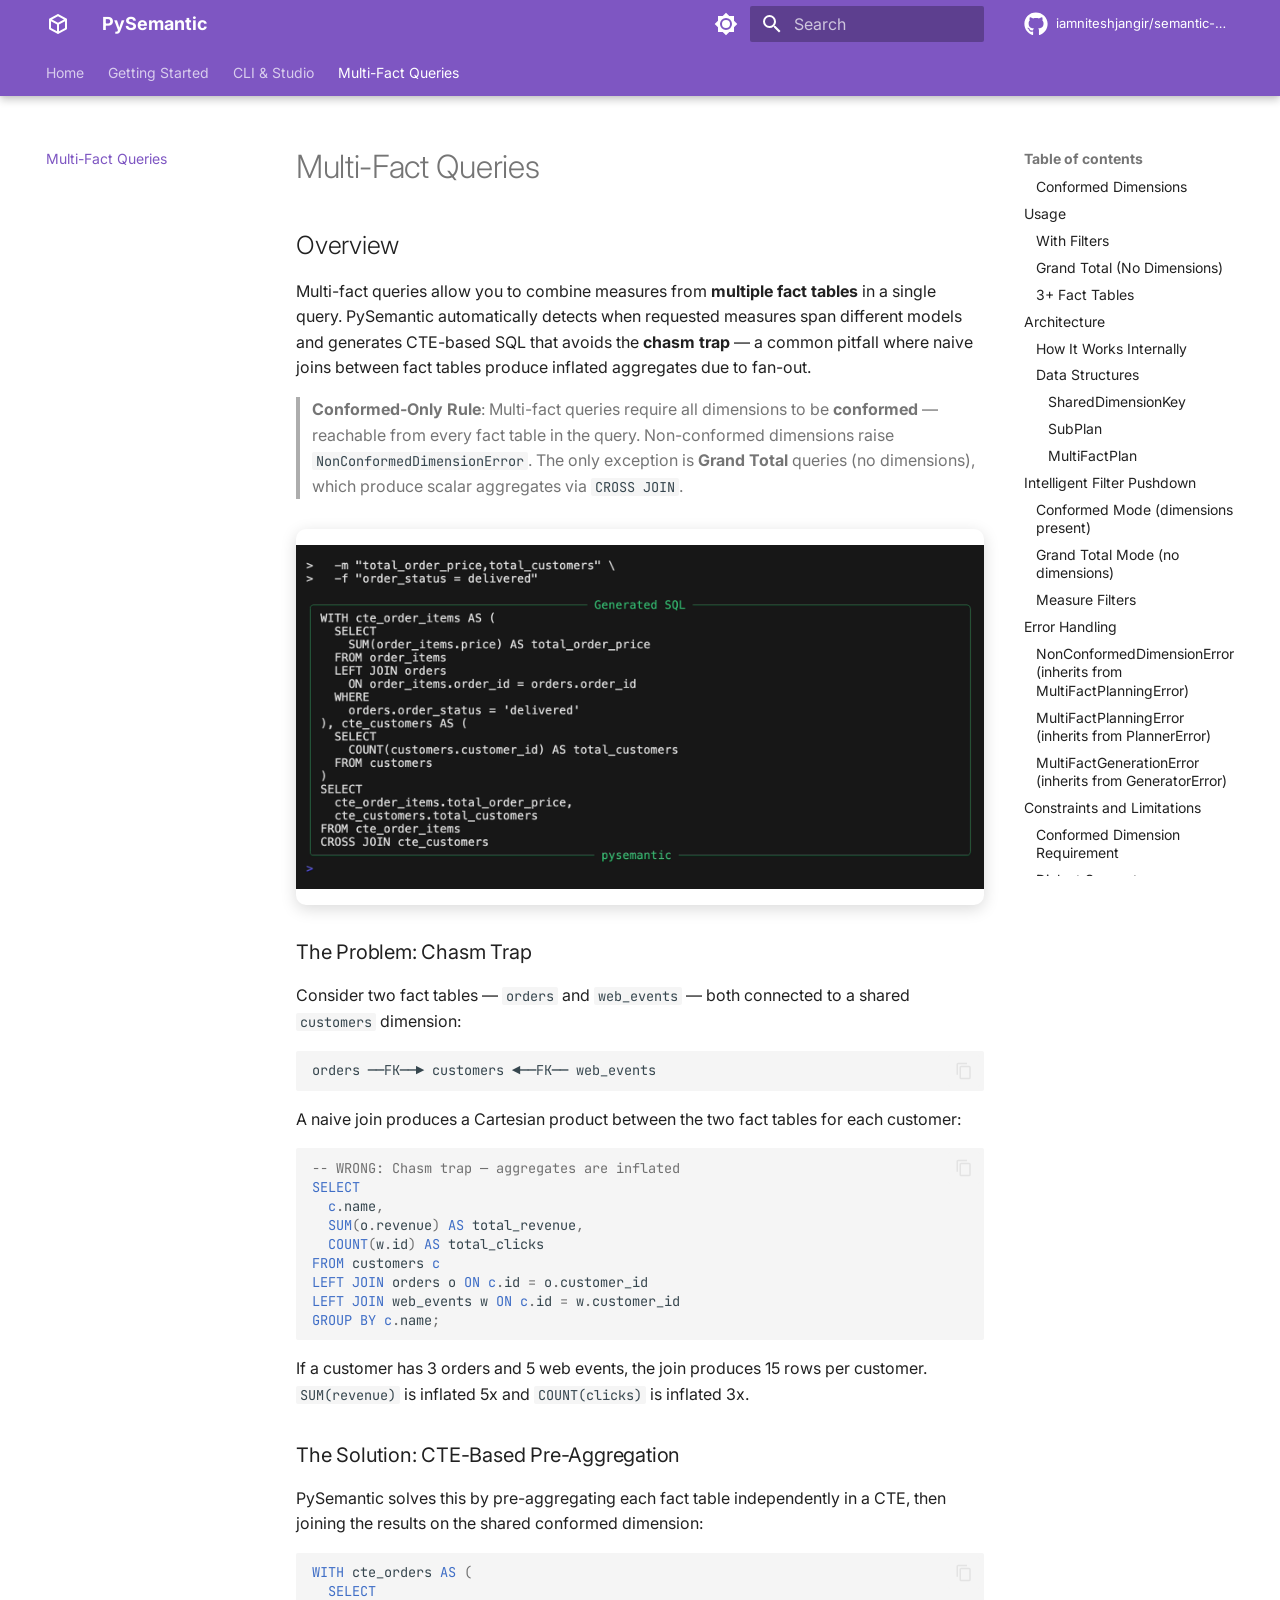
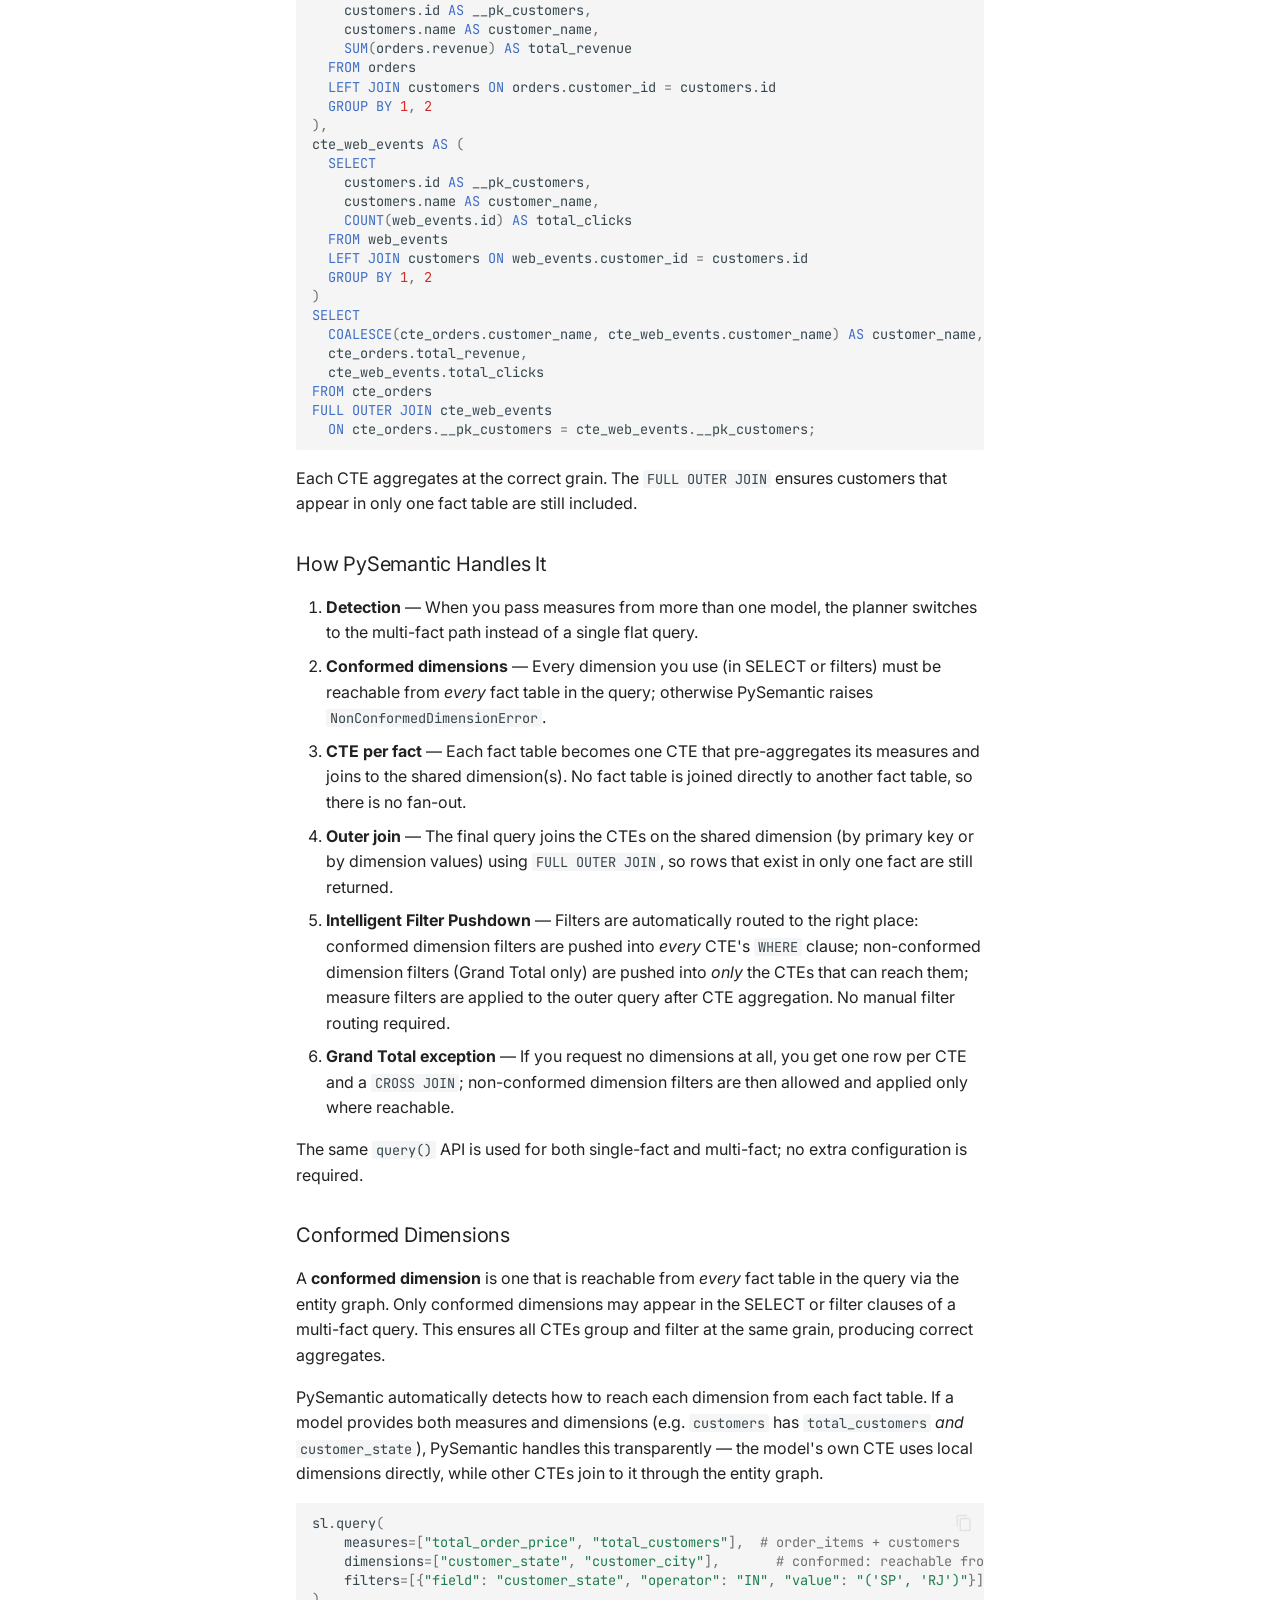
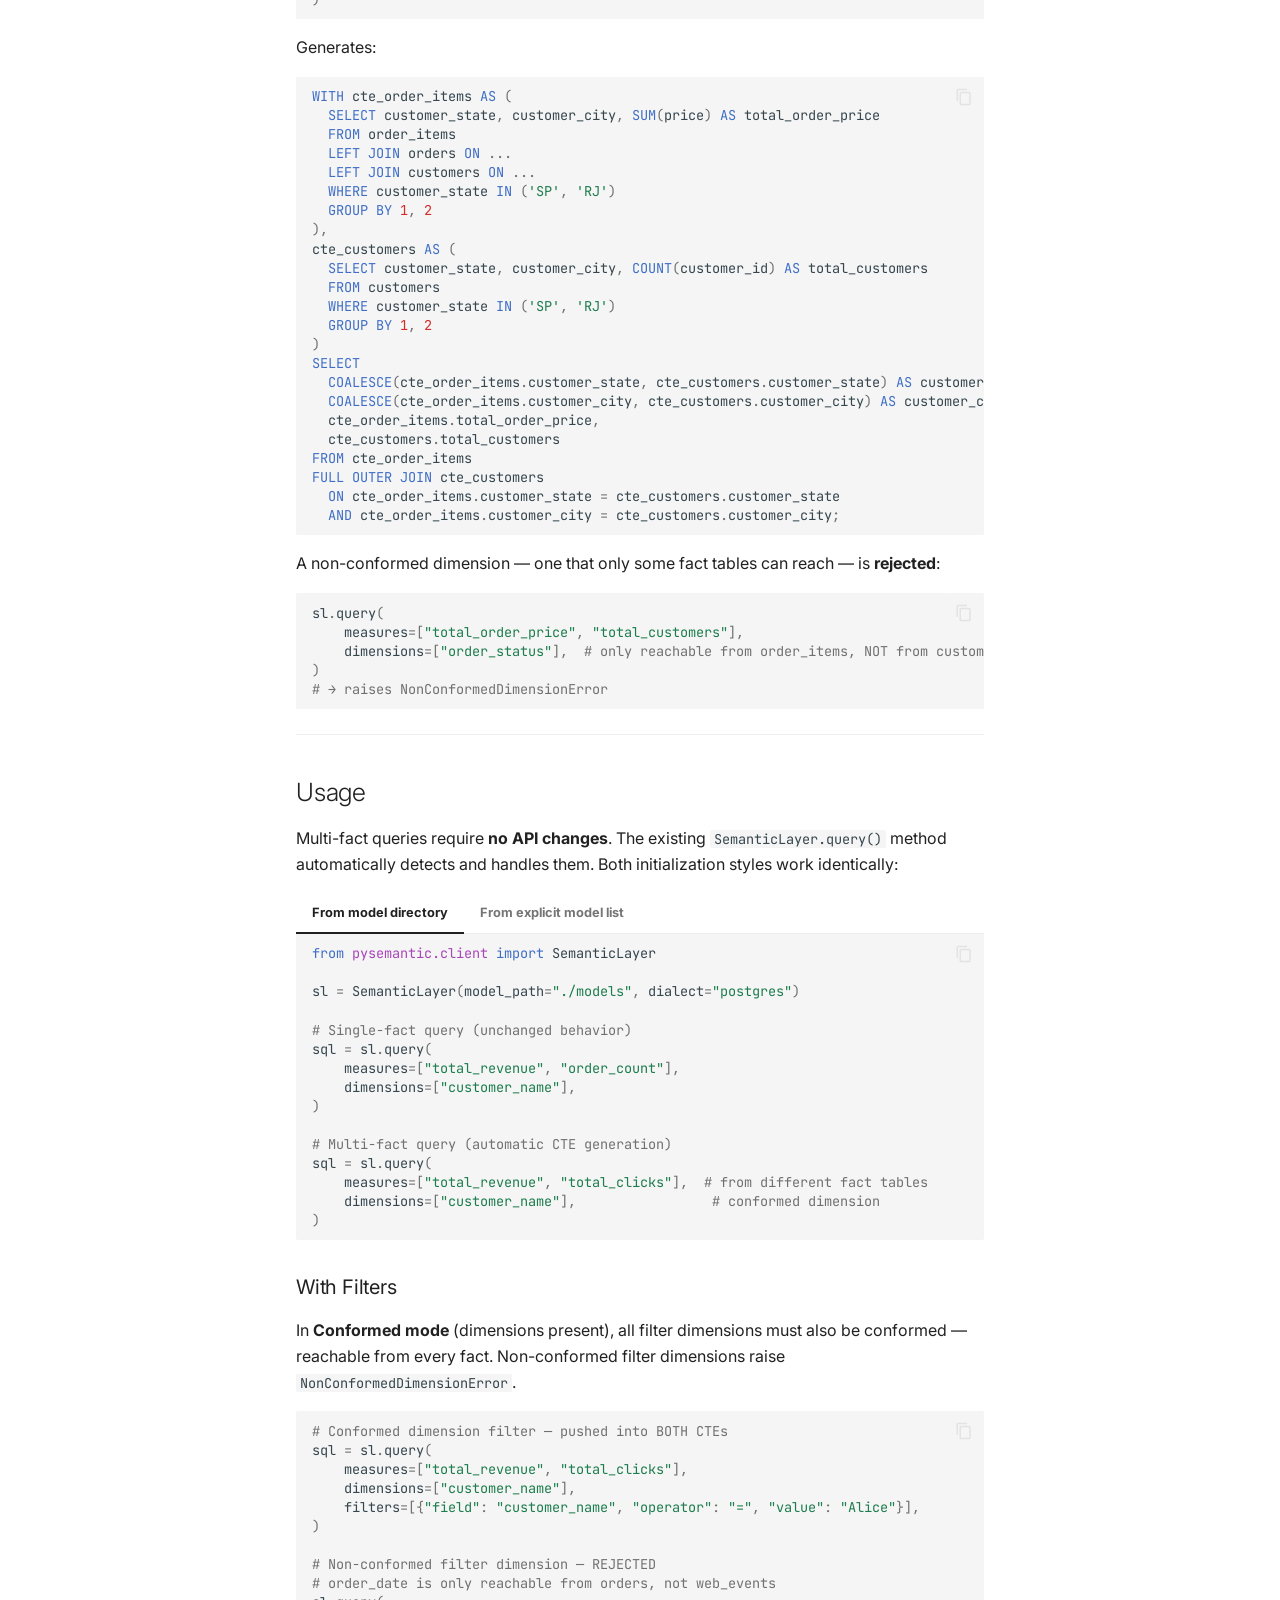
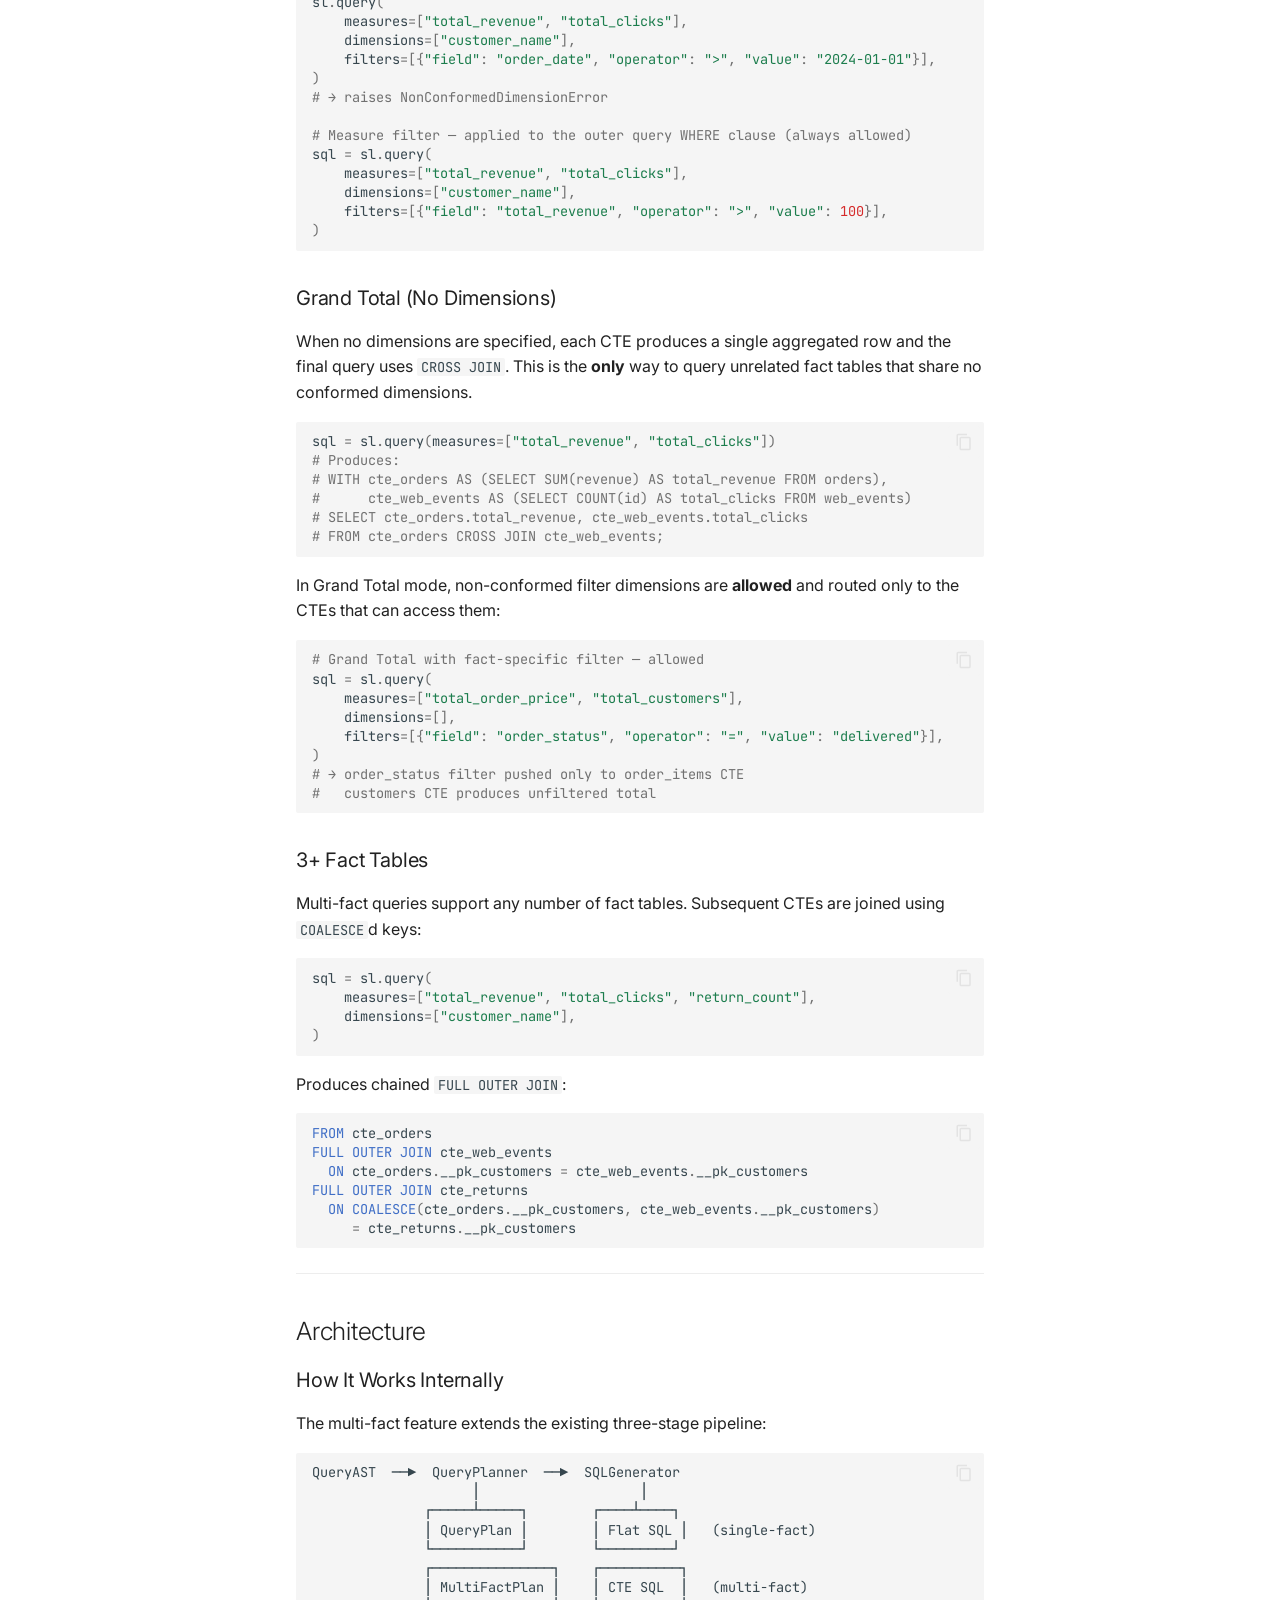
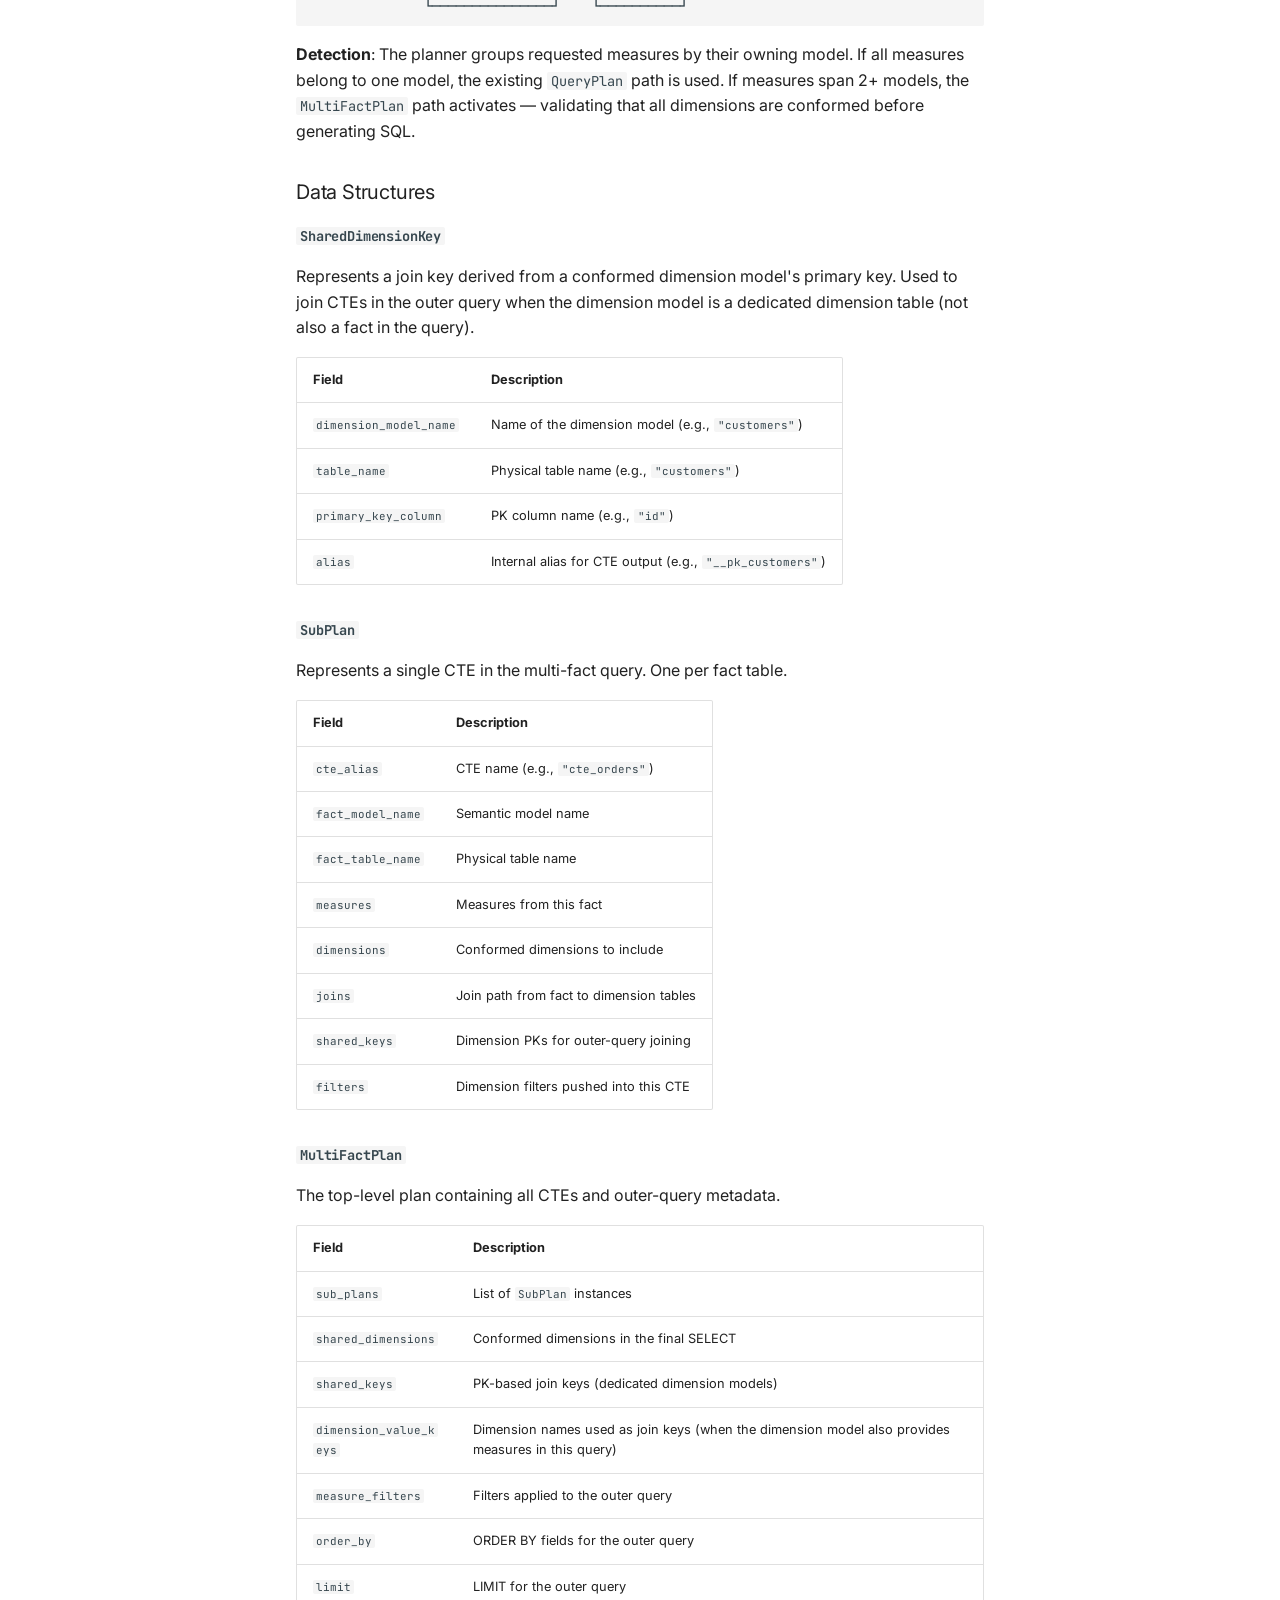
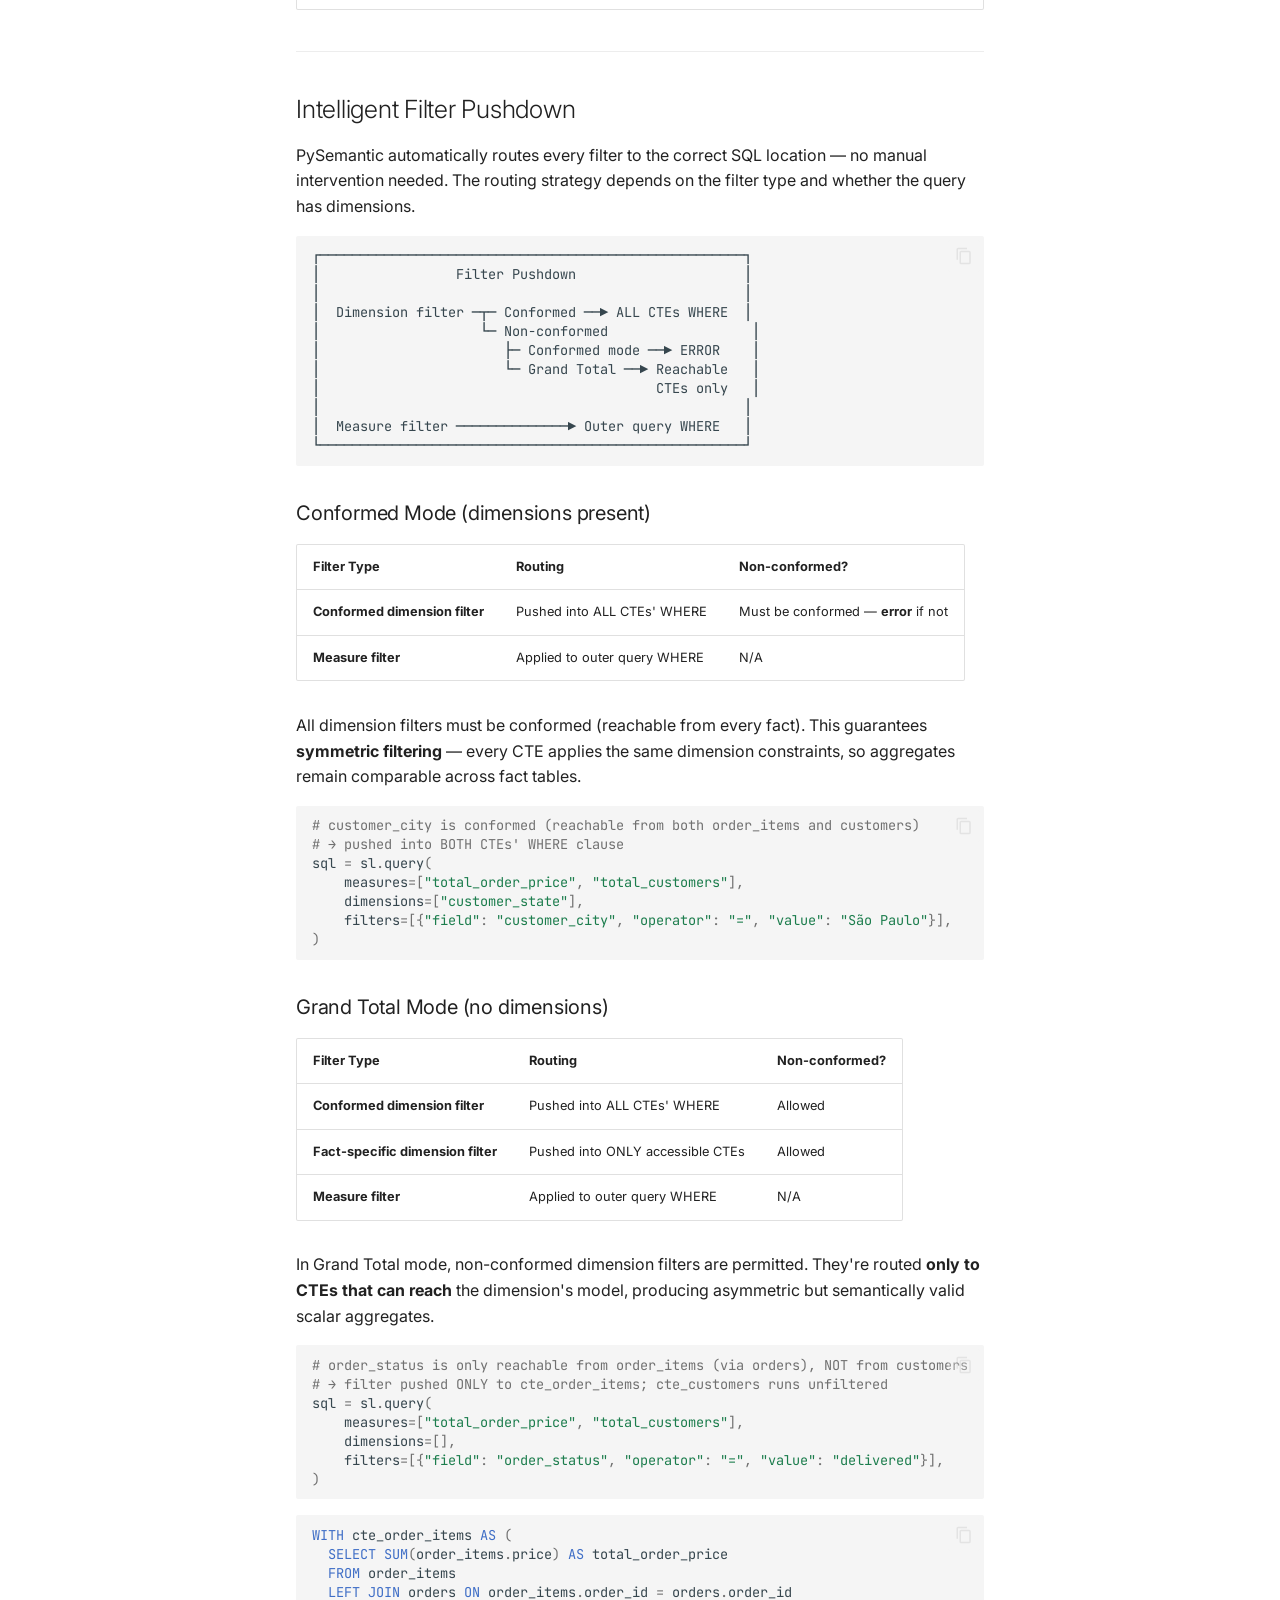
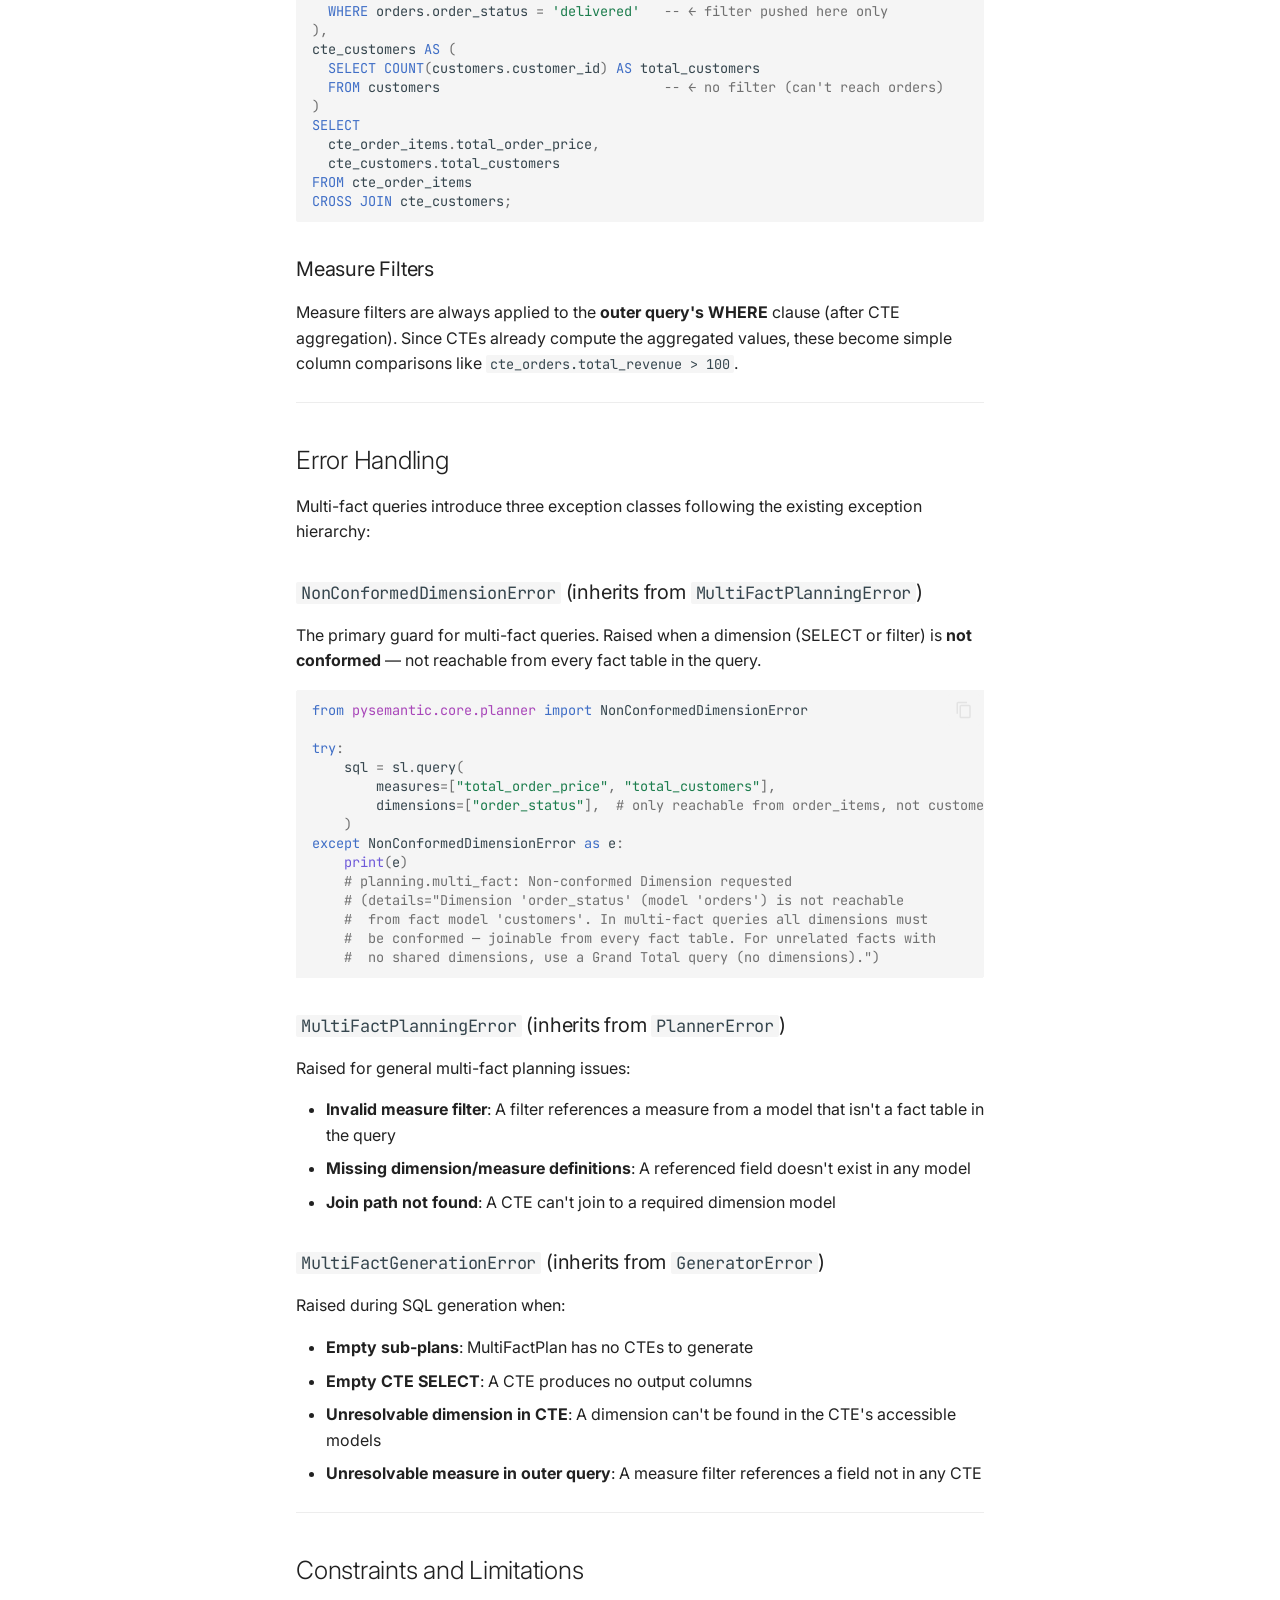
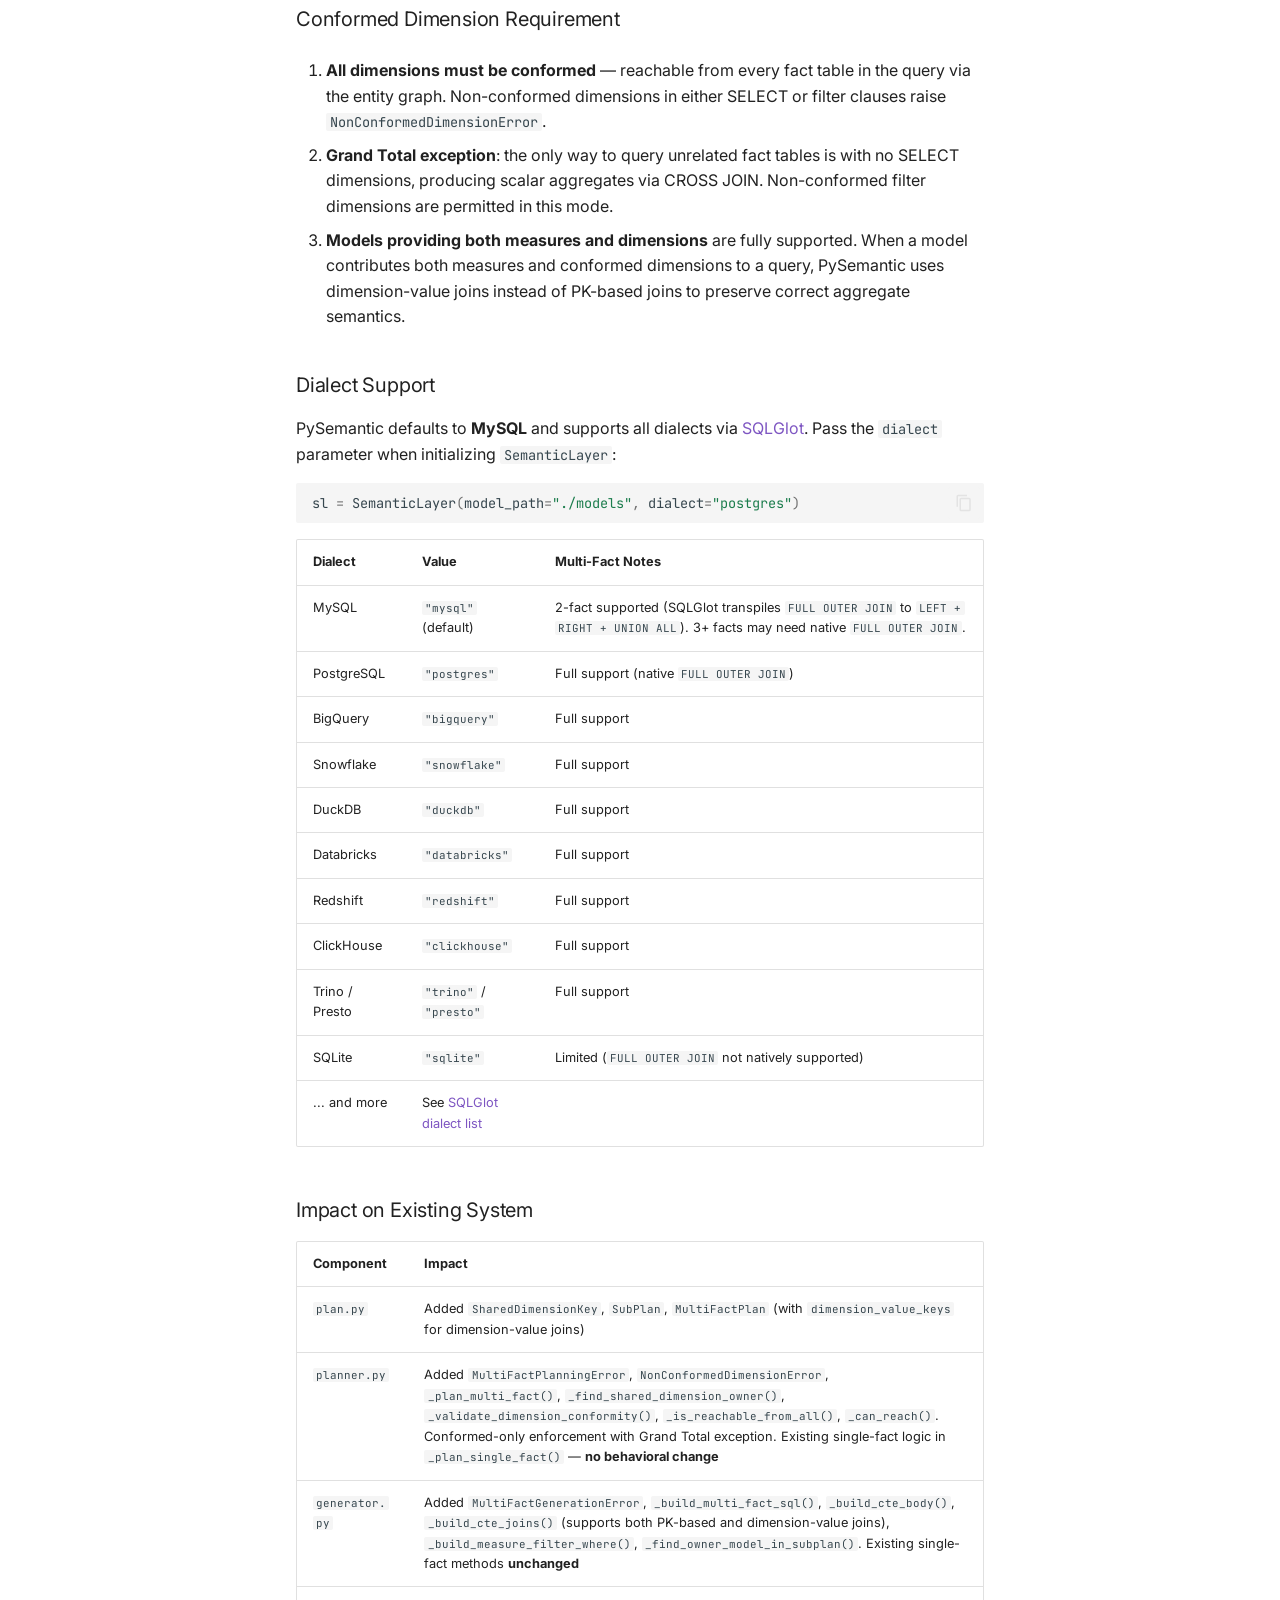
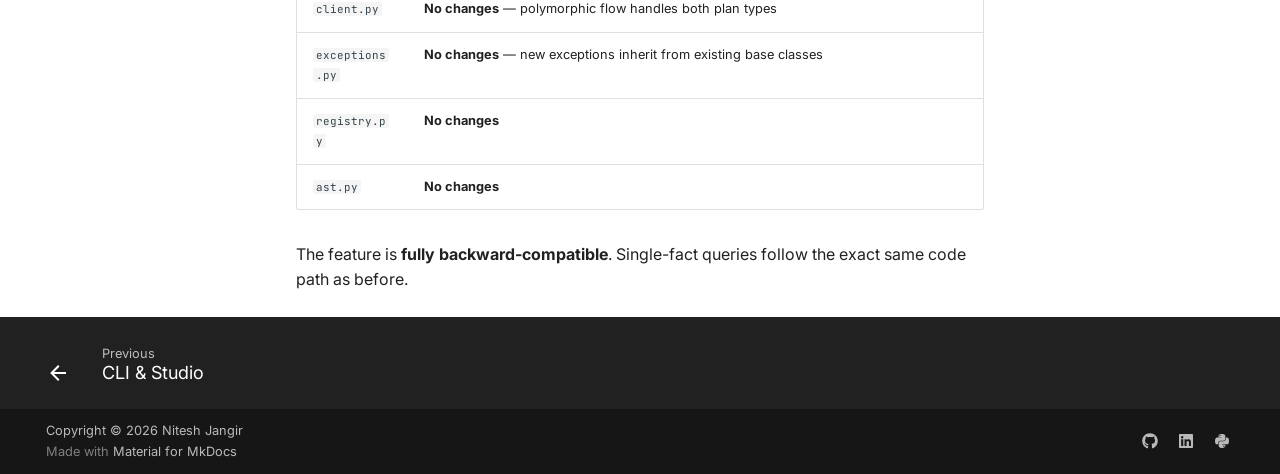
<file: multi-fact-queries/index.html>
<!doctype html>
<html lang="en" class="no-js">
  <head>
    
      <meta charset="utf-8">
      <meta name="viewport" content="width=device-width,initial-scale=1">
      
        <meta name="description" content="A lightweight, graph-based Semantic Layer for Python and SQL.">
      
      
        <meta name="author" content="Nitesh Jangir">
      
      
        <link rel="canonical" href="https://pysemantic.com/multi-fact-queries/">
      
      
        <link rel="prev" href="../cli-studio/">
      
      
      
        
      
      
      <link rel="icon" href="../assets/images/favicon.png">
      <meta name="generator" content="mkdocs-1.6.1, mkdocs-material-9.7.5">
    
    
      
        <title>Multi-Fact Queries - PySemantic</title>
      
    
    
      <link rel="stylesheet" href="../assets/stylesheets/main.484c7ddc.min.css">
      
        
        <link rel="stylesheet" href="../assets/stylesheets/palette.ab4e12ef.min.css">
      
      


    
    
      
    
    
      
        
        
        <link rel="preconnect" href="https://fonts.gstatic.com" crossorigin>
        <link rel="stylesheet" href="https://fonts.googleapis.com/css?family=Inter:300,300i,400,400i,700,700i%7CJetBrains+Mono:400,400i,700,700i&display=fallback">
        <style>:root{--md-text-font:"Inter";--md-code-font:"JetBrains Mono"}</style>
      
    
    
      <link rel="stylesheet" href="../stylesheets/extra.css">
    
    <script>__md_scope=new URL("..",location),__md_hash=e=>[...e].reduce(((e,_)=>(e<<5)-e+_.charCodeAt(0)),0),__md_get=(e,_=localStorage,t=__md_scope)=>JSON.parse(_.getItem(t.pathname+"."+e)),__md_set=(e,_,t=localStorage,a=__md_scope)=>{try{t.setItem(a.pathname+"."+e,JSON.stringify(_))}catch(e){}}</script>
    
      

    
    
  </head>
  
  
    
    
      
    
    
    
    
    <body dir="ltr" data-md-color-scheme="slate" data-md-color-primary="deep-purple" data-md-color-accent="purple">
  
    
    <input class="md-toggle" data-md-toggle="drawer" type="checkbox" id="__drawer" autocomplete="off">
    <input class="md-toggle" data-md-toggle="search" type="checkbox" id="__search" autocomplete="off">
    <label class="md-overlay" for="__drawer"></label>
    <div data-md-component="skip">
      
        
        <a href="#multi-fact-queries" class="md-skip">
          Skip to content
        </a>
      
    </div>
    <div data-md-component="announce">
      
    </div>
    
    
      

  

<header class="md-header md-header--shadow md-header--lifted" data-md-component="header">
  <nav class="md-header__inner md-grid" aria-label="Header">
    <a href=".." title="PySemantic" class="md-header__button md-logo" aria-label="PySemantic" data-md-component="logo">
      
  
  <svg xmlns="http://www.w3.org/2000/svg" viewBox="0 0 24 24"><path d="M21 16.5c0 .38-.21.71-.53.88l-7.9 4.44c-.16.12-.36.18-.57.18s-.41-.06-.57-.18l-7.9-4.44A.99.99 0 0 1 3 16.5v-9c0-.38.21-.71.53-.88l7.9-4.44c.16-.12.36-.18.57-.18s.41.06.57.18l7.9 4.44c.32.17.53.5.53.88zM12 4.15 6.04 7.5 12 10.85l5.96-3.35zM5 15.91l6 3.38v-6.71L5 9.21zm14 0v-6.7l-6 3.37v6.71z"/></svg>

    </a>
    <label class="md-header__button md-icon" for="__drawer">
      
      <svg xmlns="http://www.w3.org/2000/svg" viewBox="0 0 24 24"><path d="M3 6h18v2H3zm0 5h18v2H3zm0 5h18v2H3z"/></svg>
    </label>
    <div class="md-header__title" data-md-component="header-title">
      <div class="md-header__ellipsis">
        <div class="md-header__topic">
          <span class="md-ellipsis">
            PySemantic
          </span>
        </div>
        <div class="md-header__topic" data-md-component="header-topic">
          <span class="md-ellipsis">
            
              Multi-Fact Queries
            
          </span>
        </div>
      </div>
    </div>
    
      
        <form class="md-header__option" data-md-component="palette">
  
    
    
    
    <input class="md-option" data-md-color-media="(prefers-color-scheme: dark)" data-md-color-scheme="slate" data-md-color-primary="deep-purple" data-md-color-accent="purple"  aria-label="Switch to light mode"  type="radio" name="__palette" id="__palette_0">
    
      <label class="md-header__button md-icon" title="Switch to light mode" for="__palette_1" hidden>
        <svg xmlns="http://www.w3.org/2000/svg" viewBox="0 0 24 24"><path d="M12 18c-.89 0-1.74-.2-2.5-.55C11.56 16.5 13 14.42 13 12s-1.44-4.5-3.5-5.45C10.26 6.2 11.11 6 12 6a6 6 0 0 1 6 6 6 6 0 0 1-6 6m8-9.31V4h-4.69L12 .69 8.69 4H4v4.69L.69 12 4 15.31V20h4.69L12 23.31 15.31 20H20v-4.69L23.31 12z"/></svg>
      </label>
    
  
    
    
    
    <input class="md-option" data-md-color-media="(prefers-color-scheme: light)" data-md-color-scheme="default" data-md-color-primary="deep-purple" data-md-color-accent="purple"  aria-label="Switch to dark mode"  type="radio" name="__palette" id="__palette_1">
    
      <label class="md-header__button md-icon" title="Switch to dark mode" for="__palette_0" hidden>
        <svg xmlns="http://www.w3.org/2000/svg" viewBox="0 0 24 24"><path d="M12 8a4 4 0 0 0-4 4 4 4 0 0 0 4 4 4 4 0 0 0 4-4 4 4 0 0 0-4-4m0 10a6 6 0 0 1-6-6 6 6 0 0 1 6-6 6 6 0 0 1 6 6 6 6 0 0 1-6 6m8-9.31V4h-4.69L12 .69 8.69 4H4v4.69L.69 12 4 15.31V20h4.69L12 23.31 15.31 20H20v-4.69L23.31 12z"/></svg>
      </label>
    
  
</form>
      
    
    
      <script>var palette=__md_get("__palette");if(palette&&palette.color){if("(prefers-color-scheme)"===palette.color.media){var media=matchMedia("(prefers-color-scheme: light)"),input=document.querySelector(media.matches?"[data-md-color-media='(prefers-color-scheme: light)']":"[data-md-color-media='(prefers-color-scheme: dark)']");palette.color.media=input.getAttribute("data-md-color-media"),palette.color.scheme=input.getAttribute("data-md-color-scheme"),palette.color.primary=input.getAttribute("data-md-color-primary"),palette.color.accent=input.getAttribute("data-md-color-accent")}for(var[key,value]of Object.entries(palette.color))document.body.setAttribute("data-md-color-"+key,value)}</script>
    
    
    
      
      
        <label class="md-header__button md-icon" for="__search">
          
          <svg xmlns="http://www.w3.org/2000/svg" viewBox="0 0 24 24"><path d="M9.5 3A6.5 6.5 0 0 1 16 9.5c0 1.61-.59 3.09-1.56 4.23l.27.27h.79l5 5-1.5 1.5-5-5v-.79l-.27-.27A6.52 6.52 0 0 1 9.5 16 6.5 6.5 0 0 1 3 9.5 6.5 6.5 0 0 1 9.5 3m0 2C7 5 5 7 5 9.5S7 14 9.5 14 14 12 14 9.5 12 5 9.5 5"/></svg>
        </label>
        <div class="md-search" data-md-component="search" role="dialog">
  <label class="md-search__overlay" for="__search"></label>
  <div class="md-search__inner" role="search">
    <form class="md-search__form" name="search">
      <input type="text" class="md-search__input" name="query" aria-label="Search" placeholder="Search" autocapitalize="off" autocorrect="off" autocomplete="off" spellcheck="false" data-md-component="search-query" required>
      <label class="md-search__icon md-icon" for="__search">
        
        <svg xmlns="http://www.w3.org/2000/svg" viewBox="0 0 24 24"><path d="M9.5 3A6.5 6.5 0 0 1 16 9.5c0 1.61-.59 3.09-1.56 4.23l.27.27h.79l5 5-1.5 1.5-5-5v-.79l-.27-.27A6.52 6.52 0 0 1 9.5 16 6.5 6.5 0 0 1 3 9.5 6.5 6.5 0 0 1 9.5 3m0 2C7 5 5 7 5 9.5S7 14 9.5 14 14 12 14 9.5 12 5 9.5 5"/></svg>
        
        <svg xmlns="http://www.w3.org/2000/svg" viewBox="0 0 24 24"><path d="M20 11v2H8l5.5 5.5-1.42 1.42L4.16 12l7.92-7.92L13.5 5.5 8 11z"/></svg>
      </label>
      <nav class="md-search__options" aria-label="Search">
        
        <button type="reset" class="md-search__icon md-icon" title="Clear" aria-label="Clear" tabindex="-1">
          
          <svg xmlns="http://www.w3.org/2000/svg" viewBox="0 0 24 24"><path d="M19 6.41 17.59 5 12 10.59 6.41 5 5 6.41 10.59 12 5 17.59 6.41 19 12 13.41 17.59 19 19 17.59 13.41 12z"/></svg>
        </button>
      </nav>
      
        <div class="md-search__suggest" data-md-component="search-suggest"></div>
      
    </form>
    <div class="md-search__output">
      <div class="md-search__scrollwrap" tabindex="0" data-md-scrollfix>
        <div class="md-search-result" data-md-component="search-result">
          <div class="md-search-result__meta">
            Initializing search
          </div>
          <ol class="md-search-result__list" role="presentation"></ol>
        </div>
      </div>
    </div>
  </div>
</div>
      
    
    
      <div class="md-header__source">
        <a href="https://github.com/iamniteshjangir/semantic-py/" title="Go to repository" class="md-source" data-md-component="source">
  <div class="md-source__icon md-icon">
    
    <svg xmlns="http://www.w3.org/2000/svg" viewBox="0 0 512 512"><!--! Font Awesome Free 7.1.0 by @fontawesome - https://fontawesome.com License - https://fontawesome.com/license/free (Icons: CC BY 4.0, Fonts: SIL OFL 1.1, Code: MIT License) Copyright 2025 Fonticons, Inc.--><path d="M173.9 397.4c0 2-2.3 3.6-5.2 3.6-3.3.3-5.6-1.3-5.6-3.6 0-2 2.3-3.6 5.2-3.6 3-.3 5.6 1.3 5.6 3.6m-31.1-4.5c-.7 2 1.3 4.3 4.3 4.9 2.6 1 5.6 0 6.2-2s-1.3-4.3-4.3-5.2c-2.6-.7-5.5.3-6.2 2.3m44.2-1.7c-2.9.7-4.9 2.6-4.6 4.9.3 2 2.9 3.3 5.9 2.6 2.9-.7 4.9-2.6 4.6-4.6-.3-1.9-3-3.2-5.9-2.9M252.8 8C114.1 8 8 113.3 8 252c0 110.9 69.8 205.8 169.5 239.2 12.8 2.3 17.3-5.6 17.3-12.1 0-6.2-.3-40.4-.3-61.4 0 0-70 15-84.7-29.8 0 0-11.4-29.1-27.8-36.6 0 0-22.9-15.7 1.6-15.4 0 0 24.9 2 38.6 25.8 21.9 38.6 58.6 27.5 72.9 20.9 2.3-16 8.8-27.1 16-33.7-55.9-6.2-112.3-14.3-112.3-110.5 0-27.5 7.6-41.3 23.6-58.9-2.6-6.5-11.1-33.3 2.6-67.9 20.9-6.5 69 27 69 27 20-5.6 41.5-8.5 62.8-8.5s42.8 2.9 62.8 8.5c0 0 48.1-33.6 69-27 13.7 34.7 5.2 61.4 2.6 67.9 16 17.7 25.8 31.5 25.8 58.9 0 96.5-58.9 104.2-114.8 110.5 9.2 7.9 17 22.9 17 46.4 0 33.7-.3 75.4-.3 83.6 0 6.5 4.6 14.4 17.3 12.1C436.2 457.8 504 362.9 504 252 504 113.3 391.5 8 252.8 8M105.2 352.9c-1.3 1-1 3.3.7 5.2 1.6 1.6 3.9 2.3 5.2 1 1.3-1 1-3.3-.7-5.2-1.6-1.6-3.9-2.3-5.2-1m-10.8-8.1c-.7 1.3.3 2.9 2.3 3.9 1.6 1 3.6.7 4.3-.7.7-1.3-.3-2.9-2.3-3.9-2-.6-3.6-.3-4.3.7m32.4 35.6c-1.6 1.3-1 4.3 1.3 6.2 2.3 2.3 5.2 2.6 6.5 1 1.3-1.3.7-4.3-1.3-6.2-2.2-2.3-5.2-2.6-6.5-1m-11.4-14.7c-1.6 1-1.6 3.6 0 5.9s4.3 3.3 5.6 2.3c1.6-1.3 1.6-3.9 0-6.2-1.4-2.3-4-3.3-5.6-2"/></svg>
  </div>
  <div class="md-source__repository">
    iamniteshjangir/semantic-py
  </div>
</a>
      </div>
    
  </nav>
  
    
      
<nav class="md-tabs" aria-label="Tabs" data-md-component="tabs">
  <div class="md-grid">
    <ul class="md-tabs__list">
      
        
  
  
  
  
    <li class="md-tabs__item">
      <a href=".." class="md-tabs__link">
        
  
  
    
  
  Home

      </a>
    </li>
  

      
        
  
  
  
  
    <li class="md-tabs__item">
      <a href="../getting-started/" class="md-tabs__link">
        
  
  
    
  
  Getting Started

      </a>
    </li>
  

      
        
  
  
  
  
    <li class="md-tabs__item">
      <a href="../cli-studio/" class="md-tabs__link">
        
  
  
    
  
  CLI & Studio

      </a>
    </li>
  

      
        
  
  
  
    
  
  
    <li class="md-tabs__item md-tabs__item--active">
      <a href="./" class="md-tabs__link">
        
  
  
    
  
  Multi-Fact Queries

      </a>
    </li>
  

      
    </ul>
  </div>
</nav>
    
  
</header>
    
    <div class="md-container" data-md-component="container">
      
      
        
      
      <main class="md-main" data-md-component="main">
        <div class="md-main__inner md-grid">
          
            
              
              <div class="md-sidebar md-sidebar--primary" data-md-component="sidebar" data-md-type="navigation" >
                <div class="md-sidebar__scrollwrap">
                  <div class="md-sidebar__inner">
                    


  


<nav class="md-nav md-nav--primary md-nav--lifted" aria-label="Navigation" data-md-level="0">
  <label class="md-nav__title" for="__drawer">
    <a href=".." title="PySemantic" class="md-nav__button md-logo" aria-label="PySemantic" data-md-component="logo">
      
  
  <svg xmlns="http://www.w3.org/2000/svg" viewBox="0 0 24 24"><path d="M21 16.5c0 .38-.21.71-.53.88l-7.9 4.44c-.16.12-.36.18-.57.18s-.41-.06-.57-.18l-7.9-4.44A.99.99 0 0 1 3 16.5v-9c0-.38.21-.71.53-.88l7.9-4.44c.16-.12.36-.18.57-.18s.41.06.57.18l7.9 4.44c.32.17.53.5.53.88zM12 4.15 6.04 7.5 12 10.85l5.96-3.35zM5 15.91l6 3.38v-6.71L5 9.21zm14 0v-6.7l-6 3.37v6.71z"/></svg>

    </a>
    PySemantic
  </label>
  
    <div class="md-nav__source">
      <a href="https://github.com/iamniteshjangir/semantic-py/" title="Go to repository" class="md-source" data-md-component="source">
  <div class="md-source__icon md-icon">
    
    <svg xmlns="http://www.w3.org/2000/svg" viewBox="0 0 512 512"><!--! Font Awesome Free 7.1.0 by @fontawesome - https://fontawesome.com License - https://fontawesome.com/license/free (Icons: CC BY 4.0, Fonts: SIL OFL 1.1, Code: MIT License) Copyright 2025 Fonticons, Inc.--><path d="M173.9 397.4c0 2-2.3 3.6-5.2 3.6-3.3.3-5.6-1.3-5.6-3.6 0-2 2.3-3.6 5.2-3.6 3-.3 5.6 1.3 5.6 3.6m-31.1-4.5c-.7 2 1.3 4.3 4.3 4.9 2.6 1 5.6 0 6.2-2s-1.3-4.3-4.3-5.2c-2.6-.7-5.5.3-6.2 2.3m44.2-1.7c-2.9.7-4.9 2.6-4.6 4.9.3 2 2.9 3.3 5.9 2.6 2.9-.7 4.9-2.6 4.6-4.6-.3-1.9-3-3.2-5.9-2.9M252.8 8C114.1 8 8 113.3 8 252c0 110.9 69.8 205.8 169.5 239.2 12.8 2.3 17.3-5.6 17.3-12.1 0-6.2-.3-40.4-.3-61.4 0 0-70 15-84.7-29.8 0 0-11.4-29.1-27.8-36.6 0 0-22.9-15.7 1.6-15.4 0 0 24.9 2 38.6 25.8 21.9 38.6 58.6 27.5 72.9 20.9 2.3-16 8.8-27.1 16-33.7-55.9-6.2-112.3-14.3-112.3-110.5 0-27.5 7.6-41.3 23.6-58.9-2.6-6.5-11.1-33.3 2.6-67.9 20.9-6.5 69 27 69 27 20-5.6 41.5-8.5 62.8-8.5s42.8 2.9 62.8 8.5c0 0 48.1-33.6 69-27 13.7 34.7 5.2 61.4 2.6 67.9 16 17.7 25.8 31.5 25.8 58.9 0 96.5-58.9 104.2-114.8 110.5 9.2 7.9 17 22.9 17 46.4 0 33.7-.3 75.4-.3 83.6 0 6.5 4.6 14.4 17.3 12.1C436.2 457.8 504 362.9 504 252 504 113.3 391.5 8 252.8 8M105.2 352.9c-1.3 1-1 3.3.7 5.2 1.6 1.6 3.9 2.3 5.2 1 1.3-1 1-3.3-.7-5.2-1.6-1.6-3.9-2.3-5.2-1m-10.8-8.1c-.7 1.3.3 2.9 2.3 3.9 1.6 1 3.6.7 4.3-.7.7-1.3-.3-2.9-2.3-3.9-2-.6-3.6-.3-4.3.7m32.4 35.6c-1.6 1.3-1 4.3 1.3 6.2 2.3 2.3 5.2 2.6 6.5 1 1.3-1.3.7-4.3-1.3-6.2-2.2-2.3-5.2-2.6-6.5-1m-11.4-14.7c-1.6 1-1.6 3.6 0 5.9s4.3 3.3 5.6 2.3c1.6-1.3 1.6-3.9 0-6.2-1.4-2.3-4-3.3-5.6-2"/></svg>
  </div>
  <div class="md-source__repository">
    iamniteshjangir/semantic-py
  </div>
</a>
    </div>
  
  <ul class="md-nav__list" data-md-scrollfix>
    
      
      
  
  
  
  
    <li class="md-nav__item">
      <a href=".." class="md-nav__link">
        
  
  
  <span class="md-ellipsis">
    
  
    Home
  

    
  </span>
  
  

      </a>
    </li>
  

    
      
      
  
  
  
  
    <li class="md-nav__item">
      <a href="../getting-started/" class="md-nav__link">
        
  
  
  <span class="md-ellipsis">
    
  
    Getting Started
  

    
  </span>
  
  

      </a>
    </li>
  

    
      
      
  
  
  
  
    <li class="md-nav__item">
      <a href="../cli-studio/" class="md-nav__link">
        
  
  
  <span class="md-ellipsis">
    
  
    CLI & Studio
  

    
  </span>
  
  

      </a>
    </li>
  

    
      
      
  
  
    
  
  
  
    <li class="md-nav__item md-nav__item--active">
      
      <input class="md-nav__toggle md-toggle" type="checkbox" id="__toc">
      
      
        
      
      
        <label class="md-nav__link md-nav__link--active" for="__toc">
          
  
  
  <span class="md-ellipsis">
    
  
    Multi-Fact Queries
  

    
  </span>
  
  

          <span class="md-nav__icon md-icon"></span>
        </label>
      
      <a href="./" class="md-nav__link md-nav__link--active">
        
  
  
  <span class="md-ellipsis">
    
  
    Multi-Fact Queries
  

    
  </span>
  
  

      </a>
      
        

<nav class="md-nav md-nav--secondary" aria-label="Table of contents">
  
  
  
    
  
  
    <label class="md-nav__title" for="__toc">
      <span class="md-nav__icon md-icon"></span>
      Table of contents
    </label>
    <ul class="md-nav__list" data-md-component="toc" data-md-scrollfix>
      
        <li class="md-nav__item">
  <a href="#overview" class="md-nav__link">
    <span class="md-ellipsis">
      
        Overview
      
    </span>
  </a>
  
    <nav class="md-nav" aria-label="Overview">
      <ul class="md-nav__list">
        
          <li class="md-nav__item">
  <a href="#the-problem-chasm-trap" class="md-nav__link">
    <span class="md-ellipsis">
      
        The Problem: Chasm Trap
      
    </span>
  </a>
  
</li>
        
          <li class="md-nav__item">
  <a href="#the-solution-cte-based-pre-aggregation" class="md-nav__link">
    <span class="md-ellipsis">
      
        The Solution: CTE-Based Pre-Aggregation
      
    </span>
  </a>
  
</li>
        
          <li class="md-nav__item">
  <a href="#how-pysemantic-handles-it" class="md-nav__link">
    <span class="md-ellipsis">
      
        How PySemantic Handles It
      
    </span>
  </a>
  
</li>
        
          <li class="md-nav__item">
  <a href="#conformed-dimensions" class="md-nav__link">
    <span class="md-ellipsis">
      
        Conformed Dimensions
      
    </span>
  </a>
  
</li>
        
      </ul>
    </nav>
  
</li>
      
        <li class="md-nav__item">
  <a href="#usage" class="md-nav__link">
    <span class="md-ellipsis">
      
        Usage
      
    </span>
  </a>
  
    <nav class="md-nav" aria-label="Usage">
      <ul class="md-nav__list">
        
          <li class="md-nav__item">
  <a href="#with-filters" class="md-nav__link">
    <span class="md-ellipsis">
      
        With Filters
      
    </span>
  </a>
  
</li>
        
          <li class="md-nav__item">
  <a href="#grand-total-no-dimensions" class="md-nav__link">
    <span class="md-ellipsis">
      
        Grand Total (No Dimensions)
      
    </span>
  </a>
  
</li>
        
          <li class="md-nav__item">
  <a href="#3-fact-tables" class="md-nav__link">
    <span class="md-ellipsis">
      
        3+ Fact Tables
      
    </span>
  </a>
  
</li>
        
      </ul>
    </nav>
  
</li>
      
        <li class="md-nav__item">
  <a href="#architecture" class="md-nav__link">
    <span class="md-ellipsis">
      
        Architecture
      
    </span>
  </a>
  
    <nav class="md-nav" aria-label="Architecture">
      <ul class="md-nav__list">
        
          <li class="md-nav__item">
  <a href="#how-it-works-internally" class="md-nav__link">
    <span class="md-ellipsis">
      
        How It Works Internally
      
    </span>
  </a>
  
</li>
        
          <li class="md-nav__item">
  <a href="#data-structures" class="md-nav__link">
    <span class="md-ellipsis">
      
        Data Structures
      
    </span>
  </a>
  
    <nav class="md-nav" aria-label="Data Structures">
      <ul class="md-nav__list">
        
          <li class="md-nav__item">
  <a href="#shareddimensionkey" class="md-nav__link">
    <span class="md-ellipsis">
      
        SharedDimensionKey
      
    </span>
  </a>
  
</li>
        
          <li class="md-nav__item">
  <a href="#subplan" class="md-nav__link">
    <span class="md-ellipsis">
      
        SubPlan
      
    </span>
  </a>
  
</li>
        
          <li class="md-nav__item">
  <a href="#multifactplan" class="md-nav__link">
    <span class="md-ellipsis">
      
        MultiFactPlan
      
    </span>
  </a>
  
</li>
        
      </ul>
    </nav>
  
</li>
        
      </ul>
    </nav>
  
</li>
      
        <li class="md-nav__item">
  <a href="#intelligent-filter-pushdown" class="md-nav__link">
    <span class="md-ellipsis">
      
        Intelligent Filter Pushdown
      
    </span>
  </a>
  
    <nav class="md-nav" aria-label="Intelligent Filter Pushdown">
      <ul class="md-nav__list">
        
          <li class="md-nav__item">
  <a href="#conformed-mode-dimensions-present" class="md-nav__link">
    <span class="md-ellipsis">
      
        Conformed Mode (dimensions present)
      
    </span>
  </a>
  
</li>
        
          <li class="md-nav__item">
  <a href="#grand-total-mode-no-dimensions" class="md-nav__link">
    <span class="md-ellipsis">
      
        Grand Total Mode (no dimensions)
      
    </span>
  </a>
  
</li>
        
          <li class="md-nav__item">
  <a href="#measure-filters" class="md-nav__link">
    <span class="md-ellipsis">
      
        Measure Filters
      
    </span>
  </a>
  
</li>
        
      </ul>
    </nav>
  
</li>
      
        <li class="md-nav__item">
  <a href="#error-handling" class="md-nav__link">
    <span class="md-ellipsis">
      
        Error Handling
      
    </span>
  </a>
  
    <nav class="md-nav" aria-label="Error Handling">
      <ul class="md-nav__list">
        
          <li class="md-nav__item">
  <a href="#nonconformeddimensionerror-inherits-from-multifactplanningerror" class="md-nav__link">
    <span class="md-ellipsis">
      
        NonConformedDimensionError (inherits from MultiFactPlanningError)
      
    </span>
  </a>
  
</li>
        
          <li class="md-nav__item">
  <a href="#multifactplanningerror-inherits-from-plannererror" class="md-nav__link">
    <span class="md-ellipsis">
      
        MultiFactPlanningError (inherits from PlannerError)
      
    </span>
  </a>
  
</li>
        
          <li class="md-nav__item">
  <a href="#multifactgenerationerror-inherits-from-generatorerror" class="md-nav__link">
    <span class="md-ellipsis">
      
        MultiFactGenerationError (inherits from GeneratorError)
      
    </span>
  </a>
  
</li>
        
      </ul>
    </nav>
  
</li>
      
        <li class="md-nav__item">
  <a href="#constraints-and-limitations" class="md-nav__link">
    <span class="md-ellipsis">
      
        Constraints and Limitations
      
    </span>
  </a>
  
    <nav class="md-nav" aria-label="Constraints and Limitations">
      <ul class="md-nav__list">
        
          <li class="md-nav__item">
  <a href="#conformed-dimension-requirement" class="md-nav__link">
    <span class="md-ellipsis">
      
        Conformed Dimension Requirement
      
    </span>
  </a>
  
</li>
        
          <li class="md-nav__item">
  <a href="#dialect-support" class="md-nav__link">
    <span class="md-ellipsis">
      
        Dialect Support
      
    </span>
  </a>
  
</li>
        
          <li class="md-nav__item">
  <a href="#impact-on-existing-system" class="md-nav__link">
    <span class="md-ellipsis">
      
        Impact on Existing System
      
    </span>
  </a>
  
</li>
        
      </ul>
    </nav>
  
</li>
      
    </ul>
  
</nav>
      
    </li>
  

    
  </ul>
</nav>
                  </div>
                </div>
              </div>
            
            
              
              <div class="md-sidebar md-sidebar--secondary" data-md-component="sidebar" data-md-type="toc" >
                <div class="md-sidebar__scrollwrap">
                  <div class="md-sidebar__inner">
                    

<nav class="md-nav md-nav--secondary" aria-label="Table of contents">
  
  
  
    
  
  
    <label class="md-nav__title" for="__toc">
      <span class="md-nav__icon md-icon"></span>
      Table of contents
    </label>
    <ul class="md-nav__list" data-md-component="toc" data-md-scrollfix>
      
        <li class="md-nav__item">
  <a href="#overview" class="md-nav__link">
    <span class="md-ellipsis">
      
        Overview
      
    </span>
  </a>
  
    <nav class="md-nav" aria-label="Overview">
      <ul class="md-nav__list">
        
          <li class="md-nav__item">
  <a href="#the-problem-chasm-trap" class="md-nav__link">
    <span class="md-ellipsis">
      
        The Problem: Chasm Trap
      
    </span>
  </a>
  
</li>
        
          <li class="md-nav__item">
  <a href="#the-solution-cte-based-pre-aggregation" class="md-nav__link">
    <span class="md-ellipsis">
      
        The Solution: CTE-Based Pre-Aggregation
      
    </span>
  </a>
  
</li>
        
          <li class="md-nav__item">
  <a href="#how-pysemantic-handles-it" class="md-nav__link">
    <span class="md-ellipsis">
      
        How PySemantic Handles It
      
    </span>
  </a>
  
</li>
        
          <li class="md-nav__item">
  <a href="#conformed-dimensions" class="md-nav__link">
    <span class="md-ellipsis">
      
        Conformed Dimensions
      
    </span>
  </a>
  
</li>
        
      </ul>
    </nav>
  
</li>
      
        <li class="md-nav__item">
  <a href="#usage" class="md-nav__link">
    <span class="md-ellipsis">
      
        Usage
      
    </span>
  </a>
  
    <nav class="md-nav" aria-label="Usage">
      <ul class="md-nav__list">
        
          <li class="md-nav__item">
  <a href="#with-filters" class="md-nav__link">
    <span class="md-ellipsis">
      
        With Filters
      
    </span>
  </a>
  
</li>
        
          <li class="md-nav__item">
  <a href="#grand-total-no-dimensions" class="md-nav__link">
    <span class="md-ellipsis">
      
        Grand Total (No Dimensions)
      
    </span>
  </a>
  
</li>
        
          <li class="md-nav__item">
  <a href="#3-fact-tables" class="md-nav__link">
    <span class="md-ellipsis">
      
        3+ Fact Tables
      
    </span>
  </a>
  
</li>
        
      </ul>
    </nav>
  
</li>
      
        <li class="md-nav__item">
  <a href="#architecture" class="md-nav__link">
    <span class="md-ellipsis">
      
        Architecture
      
    </span>
  </a>
  
    <nav class="md-nav" aria-label="Architecture">
      <ul class="md-nav__list">
        
          <li class="md-nav__item">
  <a href="#how-it-works-internally" class="md-nav__link">
    <span class="md-ellipsis">
      
        How It Works Internally
      
    </span>
  </a>
  
</li>
        
          <li class="md-nav__item">
  <a href="#data-structures" class="md-nav__link">
    <span class="md-ellipsis">
      
        Data Structures
      
    </span>
  </a>
  
    <nav class="md-nav" aria-label="Data Structures">
      <ul class="md-nav__list">
        
          <li class="md-nav__item">
  <a href="#shareddimensionkey" class="md-nav__link">
    <span class="md-ellipsis">
      
        SharedDimensionKey
      
    </span>
  </a>
  
</li>
        
          <li class="md-nav__item">
  <a href="#subplan" class="md-nav__link">
    <span class="md-ellipsis">
      
        SubPlan
      
    </span>
  </a>
  
</li>
        
          <li class="md-nav__item">
  <a href="#multifactplan" class="md-nav__link">
    <span class="md-ellipsis">
      
        MultiFactPlan
      
    </span>
  </a>
  
</li>
        
      </ul>
    </nav>
  
</li>
        
      </ul>
    </nav>
  
</li>
      
        <li class="md-nav__item">
  <a href="#intelligent-filter-pushdown" class="md-nav__link">
    <span class="md-ellipsis">
      
        Intelligent Filter Pushdown
      
    </span>
  </a>
  
    <nav class="md-nav" aria-label="Intelligent Filter Pushdown">
      <ul class="md-nav__list">
        
          <li class="md-nav__item">
  <a href="#conformed-mode-dimensions-present" class="md-nav__link">
    <span class="md-ellipsis">
      
        Conformed Mode (dimensions present)
      
    </span>
  </a>
  
</li>
        
          <li class="md-nav__item">
  <a href="#grand-total-mode-no-dimensions" class="md-nav__link">
    <span class="md-ellipsis">
      
        Grand Total Mode (no dimensions)
      
    </span>
  </a>
  
</li>
        
          <li class="md-nav__item">
  <a href="#measure-filters" class="md-nav__link">
    <span class="md-ellipsis">
      
        Measure Filters
      
    </span>
  </a>
  
</li>
        
      </ul>
    </nav>
  
</li>
      
        <li class="md-nav__item">
  <a href="#error-handling" class="md-nav__link">
    <span class="md-ellipsis">
      
        Error Handling
      
    </span>
  </a>
  
    <nav class="md-nav" aria-label="Error Handling">
      <ul class="md-nav__list">
        
          <li class="md-nav__item">
  <a href="#nonconformeddimensionerror-inherits-from-multifactplanningerror" class="md-nav__link">
    <span class="md-ellipsis">
      
        NonConformedDimensionError (inherits from MultiFactPlanningError)
      
    </span>
  </a>
  
</li>
        
          <li class="md-nav__item">
  <a href="#multifactplanningerror-inherits-from-plannererror" class="md-nav__link">
    <span class="md-ellipsis">
      
        MultiFactPlanningError (inherits from PlannerError)
      
    </span>
  </a>
  
</li>
        
          <li class="md-nav__item">
  <a href="#multifactgenerationerror-inherits-from-generatorerror" class="md-nav__link">
    <span class="md-ellipsis">
      
        MultiFactGenerationError (inherits from GeneratorError)
      
    </span>
  </a>
  
</li>
        
      </ul>
    </nav>
  
</li>
      
        <li class="md-nav__item">
  <a href="#constraints-and-limitations" class="md-nav__link">
    <span class="md-ellipsis">
      
        Constraints and Limitations
      
    </span>
  </a>
  
    <nav class="md-nav" aria-label="Constraints and Limitations">
      <ul class="md-nav__list">
        
          <li class="md-nav__item">
  <a href="#conformed-dimension-requirement" class="md-nav__link">
    <span class="md-ellipsis">
      
        Conformed Dimension Requirement
      
    </span>
  </a>
  
</li>
        
          <li class="md-nav__item">
  <a href="#dialect-support" class="md-nav__link">
    <span class="md-ellipsis">
      
        Dialect Support
      
    </span>
  </a>
  
</li>
        
          <li class="md-nav__item">
  <a href="#impact-on-existing-system" class="md-nav__link">
    <span class="md-ellipsis">
      
        Impact on Existing System
      
    </span>
  </a>
  
</li>
        
      </ul>
    </nav>
  
</li>
      
    </ul>
  
</nav>
                  </div>
                </div>
              </div>
            
          
          
            <div class="md-content" data-md-component="content">
              
              <article class="md-content__inner md-typeset">
                
                  


  
  


<h1 id="multi-fact-queries">Multi-Fact Queries<a class="headerlink" href="#multi-fact-queries" title="Permanent link">&para;</a></h1>
<h2 id="overview">Overview<a class="headerlink" href="#overview" title="Permanent link">&para;</a></h2>
<p>Multi-fact queries allow you to combine measures from <strong>multiple fact tables</strong> in a single query. PySemantic automatically detects when requested measures span different models and generates CTE-based SQL that avoids the <strong>chasm trap</strong> — a common pitfall where naive joins between fact tables produce inflated aggregates due to fan-out.</p>
<blockquote>
<p><strong>Conformed-Only Rule</strong>: Multi-fact queries require all dimensions to be <strong>conformed</strong> — reachable from every fact table in the query. Non-conformed dimensions raise <code>NonConformedDimensionError</code>. The only exception is <strong>Grand Total</strong> queries (no dimensions), which produce scalar aggregates via <code>CROSS JOIN</code>.</p>
</blockquote>
<div class="gif-container">
<p><img alt="multi-fact query demo" src="../assets/gifs/multi-fact-queries.gif" /></p>
</div>
<h3 id="the-problem-chasm-trap">The Problem: Chasm Trap<a class="headerlink" href="#the-problem-chasm-trap" title="Permanent link">&para;</a></h3>
<p>Consider two fact tables — <code>orders</code> and <code>web_events</code> — both connected to a shared <code>customers</code> dimension:</p>
<div class="language-text highlight"><pre><span></span><code><span id="__span-0-1"><a id="__codelineno-0-1" name="__codelineno-0-1" href="#__codelineno-0-1"></a>orders ──FK──▶ customers ◀──FK── web_events
</span></code></pre></div>
<p>A naive join produces a Cartesian product between the two fact tables for each customer:</p>
<div class="language-sql highlight"><pre><span></span><code><span id="__span-1-1"><a id="__codelineno-1-1" name="__codelineno-1-1" href="#__codelineno-1-1"></a><span class="c1">-- WRONG: Chasm trap — aggregates are inflated</span>
</span><span id="__span-1-2"><a id="__codelineno-1-2" name="__codelineno-1-2" href="#__codelineno-1-2"></a><span class="k">SELECT</span>
</span><span id="__span-1-3"><a id="__codelineno-1-3" name="__codelineno-1-3" href="#__codelineno-1-3"></a><span class="w">  </span><span class="k">c</span><span class="p">.</span><span class="n">name</span><span class="p">,</span>
</span><span id="__span-1-4"><a id="__codelineno-1-4" name="__codelineno-1-4" href="#__codelineno-1-4"></a><span class="w">  </span><span class="k">SUM</span><span class="p">(</span><span class="n">o</span><span class="p">.</span><span class="n">revenue</span><span class="p">)</span><span class="w"> </span><span class="k">AS</span><span class="w"> </span><span class="n">total_revenue</span><span class="p">,</span>
</span><span id="__span-1-5"><a id="__codelineno-1-5" name="__codelineno-1-5" href="#__codelineno-1-5"></a><span class="w">  </span><span class="k">COUNT</span><span class="p">(</span><span class="n">w</span><span class="p">.</span><span class="n">id</span><span class="p">)</span><span class="w"> </span><span class="k">AS</span><span class="w"> </span><span class="n">total_clicks</span>
</span><span id="__span-1-6"><a id="__codelineno-1-6" name="__codelineno-1-6" href="#__codelineno-1-6"></a><span class="k">FROM</span><span class="w"> </span><span class="n">customers</span><span class="w"> </span><span class="k">c</span>
</span><span id="__span-1-7"><a id="__codelineno-1-7" name="__codelineno-1-7" href="#__codelineno-1-7"></a><span class="k">LEFT</span><span class="w"> </span><span class="k">JOIN</span><span class="w"> </span><span class="n">orders</span><span class="w"> </span><span class="n">o</span><span class="w"> </span><span class="k">ON</span><span class="w"> </span><span class="k">c</span><span class="p">.</span><span class="n">id</span><span class="w"> </span><span class="o">=</span><span class="w"> </span><span class="n">o</span><span class="p">.</span><span class="n">customer_id</span>
</span><span id="__span-1-8"><a id="__codelineno-1-8" name="__codelineno-1-8" href="#__codelineno-1-8"></a><span class="k">LEFT</span><span class="w"> </span><span class="k">JOIN</span><span class="w"> </span><span class="n">web_events</span><span class="w"> </span><span class="n">w</span><span class="w"> </span><span class="k">ON</span><span class="w"> </span><span class="k">c</span><span class="p">.</span><span class="n">id</span><span class="w"> </span><span class="o">=</span><span class="w"> </span><span class="n">w</span><span class="p">.</span><span class="n">customer_id</span>
</span><span id="__span-1-9"><a id="__codelineno-1-9" name="__codelineno-1-9" href="#__codelineno-1-9"></a><span class="k">GROUP</span><span class="w"> </span><span class="k">BY</span><span class="w"> </span><span class="k">c</span><span class="p">.</span><span class="n">name</span><span class="p">;</span>
</span></code></pre></div>
<p>If a customer has 3 orders and 5 web events, the join produces 15 rows per customer. <code>SUM(revenue)</code> is inflated 5x and <code>COUNT(clicks)</code> is inflated 3x.</p>
<h3 id="the-solution-cte-based-pre-aggregation">The Solution: CTE-Based Pre-Aggregation<a class="headerlink" href="#the-solution-cte-based-pre-aggregation" title="Permanent link">&para;</a></h3>
<p>PySemantic solves this by pre-aggregating each fact table independently in a CTE, then joining the results on the shared conformed dimension:</p>
<div class="language-sql highlight"><pre><span></span><code><span id="__span-2-1"><a id="__codelineno-2-1" name="__codelineno-2-1" href="#__codelineno-2-1"></a><span class="k">WITH</span><span class="w"> </span><span class="n">cte_orders</span><span class="w"> </span><span class="k">AS</span><span class="w"> </span><span class="p">(</span>
</span><span id="__span-2-2"><a id="__codelineno-2-2" name="__codelineno-2-2" href="#__codelineno-2-2"></a><span class="w">  </span><span class="k">SELECT</span>
</span><span id="__span-2-3"><a id="__codelineno-2-3" name="__codelineno-2-3" href="#__codelineno-2-3"></a><span class="w">    </span><span class="n">customers</span><span class="p">.</span><span class="n">id</span><span class="w"> </span><span class="k">AS</span><span class="w"> </span><span class="n">__pk_customers</span><span class="p">,</span>
</span><span id="__span-2-4"><a id="__codelineno-2-4" name="__codelineno-2-4" href="#__codelineno-2-4"></a><span class="w">    </span><span class="n">customers</span><span class="p">.</span><span class="n">name</span><span class="w"> </span><span class="k">AS</span><span class="w"> </span><span class="n">customer_name</span><span class="p">,</span>
</span><span id="__span-2-5"><a id="__codelineno-2-5" name="__codelineno-2-5" href="#__codelineno-2-5"></a><span class="w">    </span><span class="k">SUM</span><span class="p">(</span><span class="n">orders</span><span class="p">.</span><span class="n">revenue</span><span class="p">)</span><span class="w"> </span><span class="k">AS</span><span class="w"> </span><span class="n">total_revenue</span>
</span><span id="__span-2-6"><a id="__codelineno-2-6" name="__codelineno-2-6" href="#__codelineno-2-6"></a><span class="w">  </span><span class="k">FROM</span><span class="w"> </span><span class="n">orders</span>
</span><span id="__span-2-7"><a id="__codelineno-2-7" name="__codelineno-2-7" href="#__codelineno-2-7"></a><span class="w">  </span><span class="k">LEFT</span><span class="w"> </span><span class="k">JOIN</span><span class="w"> </span><span class="n">customers</span><span class="w"> </span><span class="k">ON</span><span class="w"> </span><span class="n">orders</span><span class="p">.</span><span class="n">customer_id</span><span class="w"> </span><span class="o">=</span><span class="w"> </span><span class="n">customers</span><span class="p">.</span><span class="n">id</span>
</span><span id="__span-2-8"><a id="__codelineno-2-8" name="__codelineno-2-8" href="#__codelineno-2-8"></a><span class="w">  </span><span class="k">GROUP</span><span class="w"> </span><span class="k">BY</span><span class="w"> </span><span class="mi">1</span><span class="p">,</span><span class="w"> </span><span class="mi">2</span>
</span><span id="__span-2-9"><a id="__codelineno-2-9" name="__codelineno-2-9" href="#__codelineno-2-9"></a><span class="p">),</span>
</span><span id="__span-2-10"><a id="__codelineno-2-10" name="__codelineno-2-10" href="#__codelineno-2-10"></a><span class="n">cte_web_events</span><span class="w"> </span><span class="k">AS</span><span class="w"> </span><span class="p">(</span>
</span><span id="__span-2-11"><a id="__codelineno-2-11" name="__codelineno-2-11" href="#__codelineno-2-11"></a><span class="w">  </span><span class="k">SELECT</span>
</span><span id="__span-2-12"><a id="__codelineno-2-12" name="__codelineno-2-12" href="#__codelineno-2-12"></a><span class="w">    </span><span class="n">customers</span><span class="p">.</span><span class="n">id</span><span class="w"> </span><span class="k">AS</span><span class="w"> </span><span class="n">__pk_customers</span><span class="p">,</span>
</span><span id="__span-2-13"><a id="__codelineno-2-13" name="__codelineno-2-13" href="#__codelineno-2-13"></a><span class="w">    </span><span class="n">customers</span><span class="p">.</span><span class="n">name</span><span class="w"> </span><span class="k">AS</span><span class="w"> </span><span class="n">customer_name</span><span class="p">,</span>
</span><span id="__span-2-14"><a id="__codelineno-2-14" name="__codelineno-2-14" href="#__codelineno-2-14"></a><span class="w">    </span><span class="k">COUNT</span><span class="p">(</span><span class="n">web_events</span><span class="p">.</span><span class="n">id</span><span class="p">)</span><span class="w"> </span><span class="k">AS</span><span class="w"> </span><span class="n">total_clicks</span>
</span><span id="__span-2-15"><a id="__codelineno-2-15" name="__codelineno-2-15" href="#__codelineno-2-15"></a><span class="w">  </span><span class="k">FROM</span><span class="w"> </span><span class="n">web_events</span>
</span><span id="__span-2-16"><a id="__codelineno-2-16" name="__codelineno-2-16" href="#__codelineno-2-16"></a><span class="w">  </span><span class="k">LEFT</span><span class="w"> </span><span class="k">JOIN</span><span class="w"> </span><span class="n">customers</span><span class="w"> </span><span class="k">ON</span><span class="w"> </span><span class="n">web_events</span><span class="p">.</span><span class="n">customer_id</span><span class="w"> </span><span class="o">=</span><span class="w"> </span><span class="n">customers</span><span class="p">.</span><span class="n">id</span>
</span><span id="__span-2-17"><a id="__codelineno-2-17" name="__codelineno-2-17" href="#__codelineno-2-17"></a><span class="w">  </span><span class="k">GROUP</span><span class="w"> </span><span class="k">BY</span><span class="w"> </span><span class="mi">1</span><span class="p">,</span><span class="w"> </span><span class="mi">2</span>
</span><span id="__span-2-18"><a id="__codelineno-2-18" name="__codelineno-2-18" href="#__codelineno-2-18"></a><span class="p">)</span>
</span><span id="__span-2-19"><a id="__codelineno-2-19" name="__codelineno-2-19" href="#__codelineno-2-19"></a><span class="k">SELECT</span>
</span><span id="__span-2-20"><a id="__codelineno-2-20" name="__codelineno-2-20" href="#__codelineno-2-20"></a><span class="w">  </span><span class="k">COALESCE</span><span class="p">(</span><span class="n">cte_orders</span><span class="p">.</span><span class="n">customer_name</span><span class="p">,</span><span class="w"> </span><span class="n">cte_web_events</span><span class="p">.</span><span class="n">customer_name</span><span class="p">)</span><span class="w"> </span><span class="k">AS</span><span class="w"> </span><span class="n">customer_name</span><span class="p">,</span>
</span><span id="__span-2-21"><a id="__codelineno-2-21" name="__codelineno-2-21" href="#__codelineno-2-21"></a><span class="w">  </span><span class="n">cte_orders</span><span class="p">.</span><span class="n">total_revenue</span><span class="p">,</span>
</span><span id="__span-2-22"><a id="__codelineno-2-22" name="__codelineno-2-22" href="#__codelineno-2-22"></a><span class="w">  </span><span class="n">cte_web_events</span><span class="p">.</span><span class="n">total_clicks</span>
</span><span id="__span-2-23"><a id="__codelineno-2-23" name="__codelineno-2-23" href="#__codelineno-2-23"></a><span class="k">FROM</span><span class="w"> </span><span class="n">cte_orders</span>
</span><span id="__span-2-24"><a id="__codelineno-2-24" name="__codelineno-2-24" href="#__codelineno-2-24"></a><span class="k">FULL</span><span class="w"> </span><span class="k">OUTER</span><span class="w"> </span><span class="k">JOIN</span><span class="w"> </span><span class="n">cte_web_events</span>
</span><span id="__span-2-25"><a id="__codelineno-2-25" name="__codelineno-2-25" href="#__codelineno-2-25"></a><span class="w">  </span><span class="k">ON</span><span class="w"> </span><span class="n">cte_orders</span><span class="p">.</span><span class="n">__pk_customers</span><span class="w"> </span><span class="o">=</span><span class="w"> </span><span class="n">cte_web_events</span><span class="p">.</span><span class="n">__pk_customers</span><span class="p">;</span>
</span></code></pre></div>
<p>Each CTE aggregates at the correct grain. The <code>FULL OUTER JOIN</code> ensures customers that appear in only one fact table are still included.</p>
<h3 id="how-pysemantic-handles-it">How PySemantic Handles It<a class="headerlink" href="#how-pysemantic-handles-it" title="Permanent link">&para;</a></h3>
<ol>
<li><strong>Detection</strong> — When you pass measures from more than one model, the planner switches to the multi-fact path instead of a single flat query.</li>
<li><strong>Conformed dimensions</strong> — Every dimension you use (in SELECT or filters) must be reachable from <em>every</em> fact table in the query; otherwise PySemantic raises <code>NonConformedDimensionError</code>.</li>
<li><strong>CTE per fact</strong> — Each fact table becomes one CTE that pre-aggregates its measures and joins to the shared dimension(s). No fact table is joined directly to another fact table, so there is no fan-out.</li>
<li><strong>Outer join</strong> — The final query joins the CTEs on the shared dimension (by primary key or by dimension values) using <code>FULL OUTER JOIN</code>, so rows that exist in only one fact are still returned.</li>
<li><strong>Intelligent Filter Pushdown</strong> — Filters are automatically routed to the right place: conformed dimension filters are pushed into <em>every</em> CTE's <code>WHERE</code> clause; non-conformed dimension filters (Grand Total only) are pushed into <em>only</em> the CTEs that can reach them; measure filters are applied to the outer query after CTE aggregation. No manual filter routing required.</li>
<li><strong>Grand Total exception</strong> — If you request no dimensions at all, you get one row per CTE and a <code>CROSS JOIN</code>; non-conformed dimension filters are then allowed and applied only where reachable.</li>
</ol>
<p>The same <code>query()</code> API is used for both single-fact and multi-fact; no extra configuration is required.</p>
<h3 id="conformed-dimensions">Conformed Dimensions<a class="headerlink" href="#conformed-dimensions" title="Permanent link">&para;</a></h3>
<p>A <strong>conformed dimension</strong> is one that is reachable from <em>every</em> fact table in the query via the entity graph. Only conformed dimensions may appear in the SELECT or filter clauses of a multi-fact query. This ensures all CTEs group and filter at the same grain, producing correct aggregates.</p>
<p>PySemantic automatically detects how to reach each dimension from each fact table. If a model provides both measures and dimensions (e.g. <code>customers</code> has <code>total_customers</code> <em>and</em> <code>customer_state</code>), PySemantic handles this transparently — the model's own CTE uses local dimensions directly, while other CTEs join to it through the entity graph.</p>
<div class="language-python highlight"><pre><span></span><code><span id="__span-3-1"><a id="__codelineno-3-1" name="__codelineno-3-1" href="#__codelineno-3-1"></a><span class="n">sl</span><span class="o">.</span><span class="n">query</span><span class="p">(</span>
</span><span id="__span-3-2"><a id="__codelineno-3-2" name="__codelineno-3-2" href="#__codelineno-3-2"></a>    <span class="n">measures</span><span class="o">=</span><span class="p">[</span><span class="s2">&quot;total_order_price&quot;</span><span class="p">,</span> <span class="s2">&quot;total_customers&quot;</span><span class="p">],</span>  <span class="c1"># order_items + customers</span>
</span><span id="__span-3-3"><a id="__codelineno-3-3" name="__codelineno-3-3" href="#__codelineno-3-3"></a>    <span class="n">dimensions</span><span class="o">=</span><span class="p">[</span><span class="s2">&quot;customer_state&quot;</span><span class="p">,</span> <span class="s2">&quot;customer_city&quot;</span><span class="p">],</span>       <span class="c1"># conformed: reachable from both facts</span>
</span><span id="__span-3-4"><a id="__codelineno-3-4" name="__codelineno-3-4" href="#__codelineno-3-4"></a>    <span class="n">filters</span><span class="o">=</span><span class="p">[{</span><span class="s2">&quot;field&quot;</span><span class="p">:</span> <span class="s2">&quot;customer_state&quot;</span><span class="p">,</span> <span class="s2">&quot;operator&quot;</span><span class="p">:</span> <span class="s2">&quot;IN&quot;</span><span class="p">,</span> <span class="s2">&quot;value&quot;</span><span class="p">:</span> <span class="s2">&quot;(&#39;SP&#39;, &#39;RJ&#39;)&quot;</span><span class="p">}],</span>
</span><span id="__span-3-5"><a id="__codelineno-3-5" name="__codelineno-3-5" href="#__codelineno-3-5"></a><span class="p">)</span>
</span></code></pre></div>
<p>Generates:
<div class="language-sql highlight"><pre><span></span><code><span id="__span-4-1"><a id="__codelineno-4-1" name="__codelineno-4-1" href="#__codelineno-4-1"></a><span class="k">WITH</span><span class="w"> </span><span class="n">cte_order_items</span><span class="w"> </span><span class="k">AS</span><span class="w"> </span><span class="p">(</span>
</span><span id="__span-4-2"><a id="__codelineno-4-2" name="__codelineno-4-2" href="#__codelineno-4-2"></a><span class="w">  </span><span class="k">SELECT</span><span class="w"> </span><span class="n">customer_state</span><span class="p">,</span><span class="w"> </span><span class="n">customer_city</span><span class="p">,</span><span class="w"> </span><span class="k">SUM</span><span class="p">(</span><span class="n">price</span><span class="p">)</span><span class="w"> </span><span class="k">AS</span><span class="w"> </span><span class="n">total_order_price</span>
</span><span id="__span-4-3"><a id="__codelineno-4-3" name="__codelineno-4-3" href="#__codelineno-4-3"></a><span class="w">  </span><span class="k">FROM</span><span class="w"> </span><span class="n">order_items</span>
</span><span id="__span-4-4"><a id="__codelineno-4-4" name="__codelineno-4-4" href="#__codelineno-4-4"></a><span class="w">  </span><span class="k">LEFT</span><span class="w"> </span><span class="k">JOIN</span><span class="w"> </span><span class="n">orders</span><span class="w"> </span><span class="k">ON</span><span class="w"> </span><span class="p">...</span>
</span><span id="__span-4-5"><a id="__codelineno-4-5" name="__codelineno-4-5" href="#__codelineno-4-5"></a><span class="w">  </span><span class="k">LEFT</span><span class="w"> </span><span class="k">JOIN</span><span class="w"> </span><span class="n">customers</span><span class="w"> </span><span class="k">ON</span><span class="w"> </span><span class="p">...</span>
</span><span id="__span-4-6"><a id="__codelineno-4-6" name="__codelineno-4-6" href="#__codelineno-4-6"></a><span class="w">  </span><span class="k">WHERE</span><span class="w"> </span><span class="n">customer_state</span><span class="w"> </span><span class="k">IN</span><span class="w"> </span><span class="p">(</span><span class="s1">&#39;SP&#39;</span><span class="p">,</span><span class="w"> </span><span class="s1">&#39;RJ&#39;</span><span class="p">)</span>
</span><span id="__span-4-7"><a id="__codelineno-4-7" name="__codelineno-4-7" href="#__codelineno-4-7"></a><span class="w">  </span><span class="k">GROUP</span><span class="w"> </span><span class="k">BY</span><span class="w"> </span><span class="mi">1</span><span class="p">,</span><span class="w"> </span><span class="mi">2</span>
</span><span id="__span-4-8"><a id="__codelineno-4-8" name="__codelineno-4-8" href="#__codelineno-4-8"></a><span class="p">),</span>
</span><span id="__span-4-9"><a id="__codelineno-4-9" name="__codelineno-4-9" href="#__codelineno-4-9"></a><span class="n">cte_customers</span><span class="w"> </span><span class="k">AS</span><span class="w"> </span><span class="p">(</span>
</span><span id="__span-4-10"><a id="__codelineno-4-10" name="__codelineno-4-10" href="#__codelineno-4-10"></a><span class="w">  </span><span class="k">SELECT</span><span class="w"> </span><span class="n">customer_state</span><span class="p">,</span><span class="w"> </span><span class="n">customer_city</span><span class="p">,</span><span class="w"> </span><span class="k">COUNT</span><span class="p">(</span><span class="n">customer_id</span><span class="p">)</span><span class="w"> </span><span class="k">AS</span><span class="w"> </span><span class="n">total_customers</span>
</span><span id="__span-4-11"><a id="__codelineno-4-11" name="__codelineno-4-11" href="#__codelineno-4-11"></a><span class="w">  </span><span class="k">FROM</span><span class="w"> </span><span class="n">customers</span>
</span><span id="__span-4-12"><a id="__codelineno-4-12" name="__codelineno-4-12" href="#__codelineno-4-12"></a><span class="w">  </span><span class="k">WHERE</span><span class="w"> </span><span class="n">customer_state</span><span class="w"> </span><span class="k">IN</span><span class="w"> </span><span class="p">(</span><span class="s1">&#39;SP&#39;</span><span class="p">,</span><span class="w"> </span><span class="s1">&#39;RJ&#39;</span><span class="p">)</span>
</span><span id="__span-4-13"><a id="__codelineno-4-13" name="__codelineno-4-13" href="#__codelineno-4-13"></a><span class="w">  </span><span class="k">GROUP</span><span class="w"> </span><span class="k">BY</span><span class="w"> </span><span class="mi">1</span><span class="p">,</span><span class="w"> </span><span class="mi">2</span>
</span><span id="__span-4-14"><a id="__codelineno-4-14" name="__codelineno-4-14" href="#__codelineno-4-14"></a><span class="p">)</span>
</span><span id="__span-4-15"><a id="__codelineno-4-15" name="__codelineno-4-15" href="#__codelineno-4-15"></a><span class="k">SELECT</span>
</span><span id="__span-4-16"><a id="__codelineno-4-16" name="__codelineno-4-16" href="#__codelineno-4-16"></a><span class="w">  </span><span class="k">COALESCE</span><span class="p">(</span><span class="n">cte_order_items</span><span class="p">.</span><span class="n">customer_state</span><span class="p">,</span><span class="w"> </span><span class="n">cte_customers</span><span class="p">.</span><span class="n">customer_state</span><span class="p">)</span><span class="w"> </span><span class="k">AS</span><span class="w"> </span><span class="n">customer_state</span><span class="p">,</span>
</span><span id="__span-4-17"><a id="__codelineno-4-17" name="__codelineno-4-17" href="#__codelineno-4-17"></a><span class="w">  </span><span class="k">COALESCE</span><span class="p">(</span><span class="n">cte_order_items</span><span class="p">.</span><span class="n">customer_city</span><span class="p">,</span><span class="w"> </span><span class="n">cte_customers</span><span class="p">.</span><span class="n">customer_city</span><span class="p">)</span><span class="w"> </span><span class="k">AS</span><span class="w"> </span><span class="n">customer_city</span><span class="p">,</span>
</span><span id="__span-4-18"><a id="__codelineno-4-18" name="__codelineno-4-18" href="#__codelineno-4-18"></a><span class="w">  </span><span class="n">cte_order_items</span><span class="p">.</span><span class="n">total_order_price</span><span class="p">,</span>
</span><span id="__span-4-19"><a id="__codelineno-4-19" name="__codelineno-4-19" href="#__codelineno-4-19"></a><span class="w">  </span><span class="n">cte_customers</span><span class="p">.</span><span class="n">total_customers</span>
</span><span id="__span-4-20"><a id="__codelineno-4-20" name="__codelineno-4-20" href="#__codelineno-4-20"></a><span class="k">FROM</span><span class="w"> </span><span class="n">cte_order_items</span>
</span><span id="__span-4-21"><a id="__codelineno-4-21" name="__codelineno-4-21" href="#__codelineno-4-21"></a><span class="k">FULL</span><span class="w"> </span><span class="k">OUTER</span><span class="w"> </span><span class="k">JOIN</span><span class="w"> </span><span class="n">cte_customers</span>
</span><span id="__span-4-22"><a id="__codelineno-4-22" name="__codelineno-4-22" href="#__codelineno-4-22"></a><span class="w">  </span><span class="k">ON</span><span class="w"> </span><span class="n">cte_order_items</span><span class="p">.</span><span class="n">customer_state</span><span class="w"> </span><span class="o">=</span><span class="w"> </span><span class="n">cte_customers</span><span class="p">.</span><span class="n">customer_state</span>
</span><span id="__span-4-23"><a id="__codelineno-4-23" name="__codelineno-4-23" href="#__codelineno-4-23"></a><span class="w">  </span><span class="k">AND</span><span class="w"> </span><span class="n">cte_order_items</span><span class="p">.</span><span class="n">customer_city</span><span class="w"> </span><span class="o">=</span><span class="w"> </span><span class="n">cte_customers</span><span class="p">.</span><span class="n">customer_city</span><span class="p">;</span>
</span></code></pre></div></p>
<p>A non-conformed dimension — one that only some fact tables can reach — is <strong>rejected</strong>:</p>
<div class="language-python highlight"><pre><span></span><code><span id="__span-5-1"><a id="__codelineno-5-1" name="__codelineno-5-1" href="#__codelineno-5-1"></a><span class="n">sl</span><span class="o">.</span><span class="n">query</span><span class="p">(</span>
</span><span id="__span-5-2"><a id="__codelineno-5-2" name="__codelineno-5-2" href="#__codelineno-5-2"></a>    <span class="n">measures</span><span class="o">=</span><span class="p">[</span><span class="s2">&quot;total_order_price&quot;</span><span class="p">,</span> <span class="s2">&quot;total_customers&quot;</span><span class="p">],</span>
</span><span id="__span-5-3"><a id="__codelineno-5-3" name="__codelineno-5-3" href="#__codelineno-5-3"></a>    <span class="n">dimensions</span><span class="o">=</span><span class="p">[</span><span class="s2">&quot;order_status&quot;</span><span class="p">],</span>  <span class="c1"># only reachable from order_items, NOT from customers</span>
</span><span id="__span-5-4"><a id="__codelineno-5-4" name="__codelineno-5-4" href="#__codelineno-5-4"></a><span class="p">)</span>
</span><span id="__span-5-5"><a id="__codelineno-5-5" name="__codelineno-5-5" href="#__codelineno-5-5"></a><span class="c1"># → raises NonConformedDimensionError</span>
</span></code></pre></div>
<hr />
<h2 id="usage">Usage<a class="headerlink" href="#usage" title="Permanent link">&para;</a></h2>
<p>Multi-fact queries require <strong>no API changes</strong>. The existing <code>SemanticLayer.query()</code> method automatically detects and handles them. Both initialization styles work identically:</p>
<div class="tabbed-set tabbed-alternate" data-tabs="1:2"><input checked="checked" id="__tabbed_1_1" name="__tabbed_1" type="radio" /><input id="__tabbed_1_2" name="__tabbed_1" type="radio" /><div class="tabbed-labels"><label for="__tabbed_1_1">From model directory</label><label for="__tabbed_1_2">From explicit model list</label></div>
<div class="tabbed-content">
<div class="tabbed-block">
<div class="language-python highlight"><pre><span></span><code><span id="__span-6-1"><a id="__codelineno-6-1" name="__codelineno-6-1" href="#__codelineno-6-1"></a><span class="kn">from</span><span class="w"> </span><span class="nn">pysemantic.client</span><span class="w"> </span><span class="kn">import</span> <span class="n">SemanticLayer</span>
</span><span id="__span-6-2"><a id="__codelineno-6-2" name="__codelineno-6-2" href="#__codelineno-6-2"></a>
</span><span id="__span-6-3"><a id="__codelineno-6-3" name="__codelineno-6-3" href="#__codelineno-6-3"></a><span class="n">sl</span> <span class="o">=</span> <span class="n">SemanticLayer</span><span class="p">(</span><span class="n">model_path</span><span class="o">=</span><span class="s2">&quot;./models&quot;</span><span class="p">,</span> <span class="n">dialect</span><span class="o">=</span><span class="s2">&quot;postgres&quot;</span><span class="p">)</span>
</span><span id="__span-6-4"><a id="__codelineno-6-4" name="__codelineno-6-4" href="#__codelineno-6-4"></a>
</span><span id="__span-6-5"><a id="__codelineno-6-5" name="__codelineno-6-5" href="#__codelineno-6-5"></a><span class="c1"># Single-fact query (unchanged behavior)</span>
</span><span id="__span-6-6"><a id="__codelineno-6-6" name="__codelineno-6-6" href="#__codelineno-6-6"></a><span class="n">sql</span> <span class="o">=</span> <span class="n">sl</span><span class="o">.</span><span class="n">query</span><span class="p">(</span>
</span><span id="__span-6-7"><a id="__codelineno-6-7" name="__codelineno-6-7" href="#__codelineno-6-7"></a>    <span class="n">measures</span><span class="o">=</span><span class="p">[</span><span class="s2">&quot;total_revenue&quot;</span><span class="p">,</span> <span class="s2">&quot;order_count&quot;</span><span class="p">],</span>
</span><span id="__span-6-8"><a id="__codelineno-6-8" name="__codelineno-6-8" href="#__codelineno-6-8"></a>    <span class="n">dimensions</span><span class="o">=</span><span class="p">[</span><span class="s2">&quot;customer_name&quot;</span><span class="p">],</span>
</span><span id="__span-6-9"><a id="__codelineno-6-9" name="__codelineno-6-9" href="#__codelineno-6-9"></a><span class="p">)</span>
</span><span id="__span-6-10"><a id="__codelineno-6-10" name="__codelineno-6-10" href="#__codelineno-6-10"></a>
</span><span id="__span-6-11"><a id="__codelineno-6-11" name="__codelineno-6-11" href="#__codelineno-6-11"></a><span class="c1"># Multi-fact query (automatic CTE generation)</span>
</span><span id="__span-6-12"><a id="__codelineno-6-12" name="__codelineno-6-12" href="#__codelineno-6-12"></a><span class="n">sql</span> <span class="o">=</span> <span class="n">sl</span><span class="o">.</span><span class="n">query</span><span class="p">(</span>
</span><span id="__span-6-13"><a id="__codelineno-6-13" name="__codelineno-6-13" href="#__codelineno-6-13"></a>    <span class="n">measures</span><span class="o">=</span><span class="p">[</span><span class="s2">&quot;total_revenue&quot;</span><span class="p">,</span> <span class="s2">&quot;total_clicks&quot;</span><span class="p">],</span>  <span class="c1"># from different fact tables</span>
</span><span id="__span-6-14"><a id="__codelineno-6-14" name="__codelineno-6-14" href="#__codelineno-6-14"></a>    <span class="n">dimensions</span><span class="o">=</span><span class="p">[</span><span class="s2">&quot;customer_name&quot;</span><span class="p">],</span>                 <span class="c1"># conformed dimension</span>
</span><span id="__span-6-15"><a id="__codelineno-6-15" name="__codelineno-6-15" href="#__codelineno-6-15"></a><span class="p">)</span>
</span></code></pre></div>
</div>
<div class="tabbed-block">
<div class="language-python highlight"><pre><span></span><code><span id="__span-7-1"><a id="__codelineno-7-1" name="__codelineno-7-1" href="#__codelineno-7-1"></a><span class="kn">from</span><span class="w"> </span><span class="nn">pysemantic.client</span><span class="w"> </span><span class="kn">import</span> <span class="n">SemanticLayer</span>
</span><span id="__span-7-2"><a id="__codelineno-7-2" name="__codelineno-7-2" href="#__codelineno-7-2"></a><span class="kn">from</span><span class="w"> </span><span class="nn">pysemantic.modeling</span><span class="w"> </span><span class="kn">import</span> <span class="n">Model</span><span class="p">,</span> <span class="n">Dimension</span><span class="p">,</span> <span class="n">Measure</span><span class="p">,</span> <span class="n">Entity</span><span class="p">,</span> <span class="n">EntityType</span>
</span><span id="__span-7-3"><a id="__codelineno-7-3" name="__codelineno-7-3" href="#__codelineno-7-3"></a>
</span><span id="__span-7-4"><a id="__codelineno-7-4" name="__codelineno-7-4" href="#__codelineno-7-4"></a><span class="n">orders</span> <span class="o">=</span> <span class="n">Model</span><span class="p">(</span>
</span><span id="__span-7-5"><a id="__codelineno-7-5" name="__codelineno-7-5" href="#__codelineno-7-5"></a>    <span class="n">name</span><span class="o">=</span><span class="s2">&quot;orders&quot;</span><span class="p">,</span> <span class="n">table</span><span class="o">=</span><span class="s2">&quot;orders&quot;</span><span class="p">,</span> <span class="n">primary_key</span><span class="o">=</span><span class="s2">&quot;order_id&quot;</span><span class="p">,</span>
</span><span id="__span-7-6"><a id="__codelineno-7-6" name="__codelineno-7-6" href="#__codelineno-7-6"></a>    <span class="n">measures</span><span class="o">=</span><span class="p">[</span><span class="n">Measure</span><span class="p">(</span><span class="n">name</span><span class="o">=</span><span class="s2">&quot;total_revenue&quot;</span><span class="p">,</span> <span class="n">agg</span><span class="o">=</span><span class="s2">&quot;sum&quot;</span><span class="p">,</span> <span class="n">column</span><span class="o">=</span><span class="s2">&quot;revenue&quot;</span><span class="p">)],</span>
</span><span id="__span-7-7"><a id="__codelineno-7-7" name="__codelineno-7-7" href="#__codelineno-7-7"></a>    <span class="n">entities</span><span class="o">=</span><span class="p">[</span><span class="n">Entity</span><span class="p">(</span><span class="n">name</span><span class="o">=</span><span class="s2">&quot;order&quot;</span><span class="p">,</span> <span class="n">entity_type</span><span class="o">=</span><span class="n">EntityType</span><span class="o">.</span><span class="n">PRIMARY</span><span class="p">,</span> <span class="n">column</span><span class="o">=</span><span class="s2">&quot;order_id&quot;</span><span class="p">),</span>
</span><span id="__span-7-8"><a id="__codelineno-7-8" name="__codelineno-7-8" href="#__codelineno-7-8"></a>              <span class="n">Entity</span><span class="p">(</span><span class="n">name</span><span class="o">=</span><span class="s2">&quot;customer&quot;</span><span class="p">,</span> <span class="n">entity_type</span><span class="o">=</span><span class="n">EntityType</span><span class="o">.</span><span class="n">FOREIGN</span><span class="p">,</span> <span class="n">column</span><span class="o">=</span><span class="s2">&quot;customer_id&quot;</span><span class="p">)],</span>
</span><span id="__span-7-9"><a id="__codelineno-7-9" name="__codelineno-7-9" href="#__codelineno-7-9"></a><span class="p">)</span>
</span><span id="__span-7-10"><a id="__codelineno-7-10" name="__codelineno-7-10" href="#__codelineno-7-10"></a><span class="n">web_events</span> <span class="o">=</span> <span class="n">Model</span><span class="p">(</span>
</span><span id="__span-7-11"><a id="__codelineno-7-11" name="__codelineno-7-11" href="#__codelineno-7-11"></a>    <span class="n">name</span><span class="o">=</span><span class="s2">&quot;web_events&quot;</span><span class="p">,</span> <span class="n">table</span><span class="o">=</span><span class="s2">&quot;web_events&quot;</span><span class="p">,</span> <span class="n">primary_key</span><span class="o">=</span><span class="s2">&quot;event_id&quot;</span><span class="p">,</span>
</span><span id="__span-7-12"><a id="__codelineno-7-12" name="__codelineno-7-12" href="#__codelineno-7-12"></a>    <span class="n">measures</span><span class="o">=</span><span class="p">[</span><span class="n">Measure</span><span class="p">(</span><span class="n">name</span><span class="o">=</span><span class="s2">&quot;total_clicks&quot;</span><span class="p">,</span> <span class="n">agg</span><span class="o">=</span><span class="s2">&quot;count&quot;</span><span class="p">,</span> <span class="n">column</span><span class="o">=</span><span class="s2">&quot;id&quot;</span><span class="p">)],</span>
</span><span id="__span-7-13"><a id="__codelineno-7-13" name="__codelineno-7-13" href="#__codelineno-7-13"></a>    <span class="n">entities</span><span class="o">=</span><span class="p">[</span><span class="n">Entity</span><span class="p">(</span><span class="n">name</span><span class="o">=</span><span class="s2">&quot;event&quot;</span><span class="p">,</span> <span class="n">entity_type</span><span class="o">=</span><span class="n">EntityType</span><span class="o">.</span><span class="n">PRIMARY</span><span class="p">,</span> <span class="n">column</span><span class="o">=</span><span class="s2">&quot;event_id&quot;</span><span class="p">),</span>
</span><span id="__span-7-14"><a id="__codelineno-7-14" name="__codelineno-7-14" href="#__codelineno-7-14"></a>              <span class="n">Entity</span><span class="p">(</span><span class="n">name</span><span class="o">=</span><span class="s2">&quot;customer&quot;</span><span class="p">,</span> <span class="n">entity_type</span><span class="o">=</span><span class="n">EntityType</span><span class="o">.</span><span class="n">FOREIGN</span><span class="p">,</span> <span class="n">column</span><span class="o">=</span><span class="s2">&quot;customer_id&quot;</span><span class="p">)],</span>
</span><span id="__span-7-15"><a id="__codelineno-7-15" name="__codelineno-7-15" href="#__codelineno-7-15"></a><span class="p">)</span>
</span><span id="__span-7-16"><a id="__codelineno-7-16" name="__codelineno-7-16" href="#__codelineno-7-16"></a><span class="n">customers</span> <span class="o">=</span> <span class="n">Model</span><span class="p">(</span>
</span><span id="__span-7-17"><a id="__codelineno-7-17" name="__codelineno-7-17" href="#__codelineno-7-17"></a>    <span class="n">name</span><span class="o">=</span><span class="s2">&quot;customers&quot;</span><span class="p">,</span> <span class="n">table</span><span class="o">=</span><span class="s2">&quot;customers&quot;</span><span class="p">,</span> <span class="n">primary_key</span><span class="o">=</span><span class="s2">&quot;customer_id&quot;</span><span class="p">,</span>
</span><span id="__span-7-18"><a id="__codelineno-7-18" name="__codelineno-7-18" href="#__codelineno-7-18"></a>    <span class="n">dimensions</span><span class="o">=</span><span class="p">[</span><span class="n">Dimension</span><span class="p">(</span><span class="n">name</span><span class="o">=</span><span class="s2">&quot;customer_name&quot;</span><span class="p">,</span> <span class="n">column</span><span class="o">=</span><span class="s2">&quot;name&quot;</span><span class="p">,</span> <span class="n">dtype</span><span class="o">=</span><span class="s2">&quot;string&quot;</span><span class="p">)],</span>
</span><span id="__span-7-19"><a id="__codelineno-7-19" name="__codelineno-7-19" href="#__codelineno-7-19"></a>    <span class="n">entities</span><span class="o">=</span><span class="p">[</span><span class="n">Entity</span><span class="p">(</span><span class="n">name</span><span class="o">=</span><span class="s2">&quot;customer&quot;</span><span class="p">,</span> <span class="n">entity_type</span><span class="o">=</span><span class="n">EntityType</span><span class="o">.</span><span class="n">PRIMARY</span><span class="p">,</span> <span class="n">column</span><span class="o">=</span><span class="s2">&quot;customer_id&quot;</span><span class="p">)],</span>
</span><span id="__span-7-20"><a id="__codelineno-7-20" name="__codelineno-7-20" href="#__codelineno-7-20"></a><span class="p">)</span>
</span><span id="__span-7-21"><a id="__codelineno-7-21" name="__codelineno-7-21" href="#__codelineno-7-21"></a>
</span><span id="__span-7-22"><a id="__codelineno-7-22" name="__codelineno-7-22" href="#__codelineno-7-22"></a><span class="n">sl</span> <span class="o">=</span> <span class="n">SemanticLayer</span><span class="p">(</span><span class="n">models</span><span class="o">=</span><span class="p">[</span><span class="n">orders</span><span class="p">,</span> <span class="n">web_events</span><span class="p">,</span> <span class="n">customers</span><span class="p">],</span> <span class="n">dialect</span><span class="o">=</span><span class="s2">&quot;postgres&quot;</span><span class="p">)</span>
</span><span id="__span-7-23"><a id="__codelineno-7-23" name="__codelineno-7-23" href="#__codelineno-7-23"></a>
</span><span id="__span-7-24"><a id="__codelineno-7-24" name="__codelineno-7-24" href="#__codelineno-7-24"></a><span class="n">sql</span> <span class="o">=</span> <span class="n">sl</span><span class="o">.</span><span class="n">query</span><span class="p">(</span>
</span><span id="__span-7-25"><a id="__codelineno-7-25" name="__codelineno-7-25" href="#__codelineno-7-25"></a>    <span class="n">measures</span><span class="o">=</span><span class="p">[</span><span class="s2">&quot;total_revenue&quot;</span><span class="p">,</span> <span class="s2">&quot;total_clicks&quot;</span><span class="p">],</span>
</span><span id="__span-7-26"><a id="__codelineno-7-26" name="__codelineno-7-26" href="#__codelineno-7-26"></a>    <span class="n">dimensions</span><span class="o">=</span><span class="p">[</span><span class="s2">&quot;customer_name&quot;</span><span class="p">],</span>
</span><span id="__span-7-27"><a id="__codelineno-7-27" name="__codelineno-7-27" href="#__codelineno-7-27"></a><span class="p">)</span>
</span></code></pre></div>
</div>
</div>
</div>
<h3 id="with-filters">With Filters<a class="headerlink" href="#with-filters" title="Permanent link">&para;</a></h3>
<p>In <strong>Conformed mode</strong> (dimensions present), all filter dimensions must also be conformed — reachable from every fact. Non-conformed filter dimensions raise <code>NonConformedDimensionError</code>.</p>
<div class="language-python highlight"><pre><span></span><code><span id="__span-8-1"><a id="__codelineno-8-1" name="__codelineno-8-1" href="#__codelineno-8-1"></a><span class="c1"># Conformed dimension filter — pushed into BOTH CTEs</span>
</span><span id="__span-8-2"><a id="__codelineno-8-2" name="__codelineno-8-2" href="#__codelineno-8-2"></a><span class="n">sql</span> <span class="o">=</span> <span class="n">sl</span><span class="o">.</span><span class="n">query</span><span class="p">(</span>
</span><span id="__span-8-3"><a id="__codelineno-8-3" name="__codelineno-8-3" href="#__codelineno-8-3"></a>    <span class="n">measures</span><span class="o">=</span><span class="p">[</span><span class="s2">&quot;total_revenue&quot;</span><span class="p">,</span> <span class="s2">&quot;total_clicks&quot;</span><span class="p">],</span>
</span><span id="__span-8-4"><a id="__codelineno-8-4" name="__codelineno-8-4" href="#__codelineno-8-4"></a>    <span class="n">dimensions</span><span class="o">=</span><span class="p">[</span><span class="s2">&quot;customer_name&quot;</span><span class="p">],</span>
</span><span id="__span-8-5"><a id="__codelineno-8-5" name="__codelineno-8-5" href="#__codelineno-8-5"></a>    <span class="n">filters</span><span class="o">=</span><span class="p">[{</span><span class="s2">&quot;field&quot;</span><span class="p">:</span> <span class="s2">&quot;customer_name&quot;</span><span class="p">,</span> <span class="s2">&quot;operator&quot;</span><span class="p">:</span> <span class="s2">&quot;=&quot;</span><span class="p">,</span> <span class="s2">&quot;value&quot;</span><span class="p">:</span> <span class="s2">&quot;Alice&quot;</span><span class="p">}],</span>
</span><span id="__span-8-6"><a id="__codelineno-8-6" name="__codelineno-8-6" href="#__codelineno-8-6"></a><span class="p">)</span>
</span><span id="__span-8-7"><a id="__codelineno-8-7" name="__codelineno-8-7" href="#__codelineno-8-7"></a>
</span><span id="__span-8-8"><a id="__codelineno-8-8" name="__codelineno-8-8" href="#__codelineno-8-8"></a><span class="c1"># Non-conformed filter dimension — REJECTED</span>
</span><span id="__span-8-9"><a id="__codelineno-8-9" name="__codelineno-8-9" href="#__codelineno-8-9"></a><span class="c1"># order_date is only reachable from orders, not web_events</span>
</span><span id="__span-8-10"><a id="__codelineno-8-10" name="__codelineno-8-10" href="#__codelineno-8-10"></a><span class="n">sl</span><span class="o">.</span><span class="n">query</span><span class="p">(</span>
</span><span id="__span-8-11"><a id="__codelineno-8-11" name="__codelineno-8-11" href="#__codelineno-8-11"></a>    <span class="n">measures</span><span class="o">=</span><span class="p">[</span><span class="s2">&quot;total_revenue&quot;</span><span class="p">,</span> <span class="s2">&quot;total_clicks&quot;</span><span class="p">],</span>
</span><span id="__span-8-12"><a id="__codelineno-8-12" name="__codelineno-8-12" href="#__codelineno-8-12"></a>    <span class="n">dimensions</span><span class="o">=</span><span class="p">[</span><span class="s2">&quot;customer_name&quot;</span><span class="p">],</span>
</span><span id="__span-8-13"><a id="__codelineno-8-13" name="__codelineno-8-13" href="#__codelineno-8-13"></a>    <span class="n">filters</span><span class="o">=</span><span class="p">[{</span><span class="s2">&quot;field&quot;</span><span class="p">:</span> <span class="s2">&quot;order_date&quot;</span><span class="p">,</span> <span class="s2">&quot;operator&quot;</span><span class="p">:</span> <span class="s2">&quot;&gt;&quot;</span><span class="p">,</span> <span class="s2">&quot;value&quot;</span><span class="p">:</span> <span class="s2">&quot;2024-01-01&quot;</span><span class="p">}],</span>
</span><span id="__span-8-14"><a id="__codelineno-8-14" name="__codelineno-8-14" href="#__codelineno-8-14"></a><span class="p">)</span>
</span><span id="__span-8-15"><a id="__codelineno-8-15" name="__codelineno-8-15" href="#__codelineno-8-15"></a><span class="c1"># → raises NonConformedDimensionError</span>
</span><span id="__span-8-16"><a id="__codelineno-8-16" name="__codelineno-8-16" href="#__codelineno-8-16"></a>
</span><span id="__span-8-17"><a id="__codelineno-8-17" name="__codelineno-8-17" href="#__codelineno-8-17"></a><span class="c1"># Measure filter — applied to the outer query WHERE clause (always allowed)</span>
</span><span id="__span-8-18"><a id="__codelineno-8-18" name="__codelineno-8-18" href="#__codelineno-8-18"></a><span class="n">sql</span> <span class="o">=</span> <span class="n">sl</span><span class="o">.</span><span class="n">query</span><span class="p">(</span>
</span><span id="__span-8-19"><a id="__codelineno-8-19" name="__codelineno-8-19" href="#__codelineno-8-19"></a>    <span class="n">measures</span><span class="o">=</span><span class="p">[</span><span class="s2">&quot;total_revenue&quot;</span><span class="p">,</span> <span class="s2">&quot;total_clicks&quot;</span><span class="p">],</span>
</span><span id="__span-8-20"><a id="__codelineno-8-20" name="__codelineno-8-20" href="#__codelineno-8-20"></a>    <span class="n">dimensions</span><span class="o">=</span><span class="p">[</span><span class="s2">&quot;customer_name&quot;</span><span class="p">],</span>
</span><span id="__span-8-21"><a id="__codelineno-8-21" name="__codelineno-8-21" href="#__codelineno-8-21"></a>    <span class="n">filters</span><span class="o">=</span><span class="p">[{</span><span class="s2">&quot;field&quot;</span><span class="p">:</span> <span class="s2">&quot;total_revenue&quot;</span><span class="p">,</span> <span class="s2">&quot;operator&quot;</span><span class="p">:</span> <span class="s2">&quot;&gt;&quot;</span><span class="p">,</span> <span class="s2">&quot;value&quot;</span><span class="p">:</span> <span class="mi">100</span><span class="p">}],</span>
</span><span id="__span-8-22"><a id="__codelineno-8-22" name="__codelineno-8-22" href="#__codelineno-8-22"></a><span class="p">)</span>
</span></code></pre></div>
<h3 id="grand-total-no-dimensions">Grand Total (No Dimensions)<a class="headerlink" href="#grand-total-no-dimensions" title="Permanent link">&para;</a></h3>
<p>When no dimensions are specified, each CTE produces a single aggregated row and the final query uses <code>CROSS JOIN</code>. This is the <strong>only</strong> way to query unrelated fact tables that share no conformed dimensions.</p>
<div class="language-python highlight"><pre><span></span><code><span id="__span-9-1"><a id="__codelineno-9-1" name="__codelineno-9-1" href="#__codelineno-9-1"></a><span class="n">sql</span> <span class="o">=</span> <span class="n">sl</span><span class="o">.</span><span class="n">query</span><span class="p">(</span><span class="n">measures</span><span class="o">=</span><span class="p">[</span><span class="s2">&quot;total_revenue&quot;</span><span class="p">,</span> <span class="s2">&quot;total_clicks&quot;</span><span class="p">])</span>
</span><span id="__span-9-2"><a id="__codelineno-9-2" name="__codelineno-9-2" href="#__codelineno-9-2"></a><span class="c1"># Produces:</span>
</span><span id="__span-9-3"><a id="__codelineno-9-3" name="__codelineno-9-3" href="#__codelineno-9-3"></a><span class="c1"># WITH cte_orders AS (SELECT SUM(revenue) AS total_revenue FROM orders),</span>
</span><span id="__span-9-4"><a id="__codelineno-9-4" name="__codelineno-9-4" href="#__codelineno-9-4"></a><span class="c1">#      cte_web_events AS (SELECT COUNT(id) AS total_clicks FROM web_events)</span>
</span><span id="__span-9-5"><a id="__codelineno-9-5" name="__codelineno-9-5" href="#__codelineno-9-5"></a><span class="c1"># SELECT cte_orders.total_revenue, cte_web_events.total_clicks</span>
</span><span id="__span-9-6"><a id="__codelineno-9-6" name="__codelineno-9-6" href="#__codelineno-9-6"></a><span class="c1"># FROM cte_orders CROSS JOIN cte_web_events;</span>
</span></code></pre></div>
<p>In Grand Total mode, non-conformed filter dimensions are <strong>allowed</strong> and routed only to the CTEs that can access them:</p>
<div class="language-python highlight"><pre><span></span><code><span id="__span-10-1"><a id="__codelineno-10-1" name="__codelineno-10-1" href="#__codelineno-10-1"></a><span class="c1"># Grand Total with fact-specific filter — allowed</span>
</span><span id="__span-10-2"><a id="__codelineno-10-2" name="__codelineno-10-2" href="#__codelineno-10-2"></a><span class="n">sql</span> <span class="o">=</span> <span class="n">sl</span><span class="o">.</span><span class="n">query</span><span class="p">(</span>
</span><span id="__span-10-3"><a id="__codelineno-10-3" name="__codelineno-10-3" href="#__codelineno-10-3"></a>    <span class="n">measures</span><span class="o">=</span><span class="p">[</span><span class="s2">&quot;total_order_price&quot;</span><span class="p">,</span> <span class="s2">&quot;total_customers&quot;</span><span class="p">],</span>
</span><span id="__span-10-4"><a id="__codelineno-10-4" name="__codelineno-10-4" href="#__codelineno-10-4"></a>    <span class="n">dimensions</span><span class="o">=</span><span class="p">[],</span>
</span><span id="__span-10-5"><a id="__codelineno-10-5" name="__codelineno-10-5" href="#__codelineno-10-5"></a>    <span class="n">filters</span><span class="o">=</span><span class="p">[{</span><span class="s2">&quot;field&quot;</span><span class="p">:</span> <span class="s2">&quot;order_status&quot;</span><span class="p">,</span> <span class="s2">&quot;operator&quot;</span><span class="p">:</span> <span class="s2">&quot;=&quot;</span><span class="p">,</span> <span class="s2">&quot;value&quot;</span><span class="p">:</span> <span class="s2">&quot;delivered&quot;</span><span class="p">}],</span>
</span><span id="__span-10-6"><a id="__codelineno-10-6" name="__codelineno-10-6" href="#__codelineno-10-6"></a><span class="p">)</span>
</span><span id="__span-10-7"><a id="__codelineno-10-7" name="__codelineno-10-7" href="#__codelineno-10-7"></a><span class="c1"># → order_status filter pushed only to order_items CTE</span>
</span><span id="__span-10-8"><a id="__codelineno-10-8" name="__codelineno-10-8" href="#__codelineno-10-8"></a><span class="c1">#   customers CTE produces unfiltered total</span>
</span></code></pre></div>
<h3 id="3-fact-tables">3+ Fact Tables<a class="headerlink" href="#3-fact-tables" title="Permanent link">&para;</a></h3>
<p>Multi-fact queries support any number of fact tables. Subsequent CTEs are joined using <code>COALESCE</code>d keys:</p>
<div class="language-python highlight"><pre><span></span><code><span id="__span-11-1"><a id="__codelineno-11-1" name="__codelineno-11-1" href="#__codelineno-11-1"></a><span class="n">sql</span> <span class="o">=</span> <span class="n">sl</span><span class="o">.</span><span class="n">query</span><span class="p">(</span>
</span><span id="__span-11-2"><a id="__codelineno-11-2" name="__codelineno-11-2" href="#__codelineno-11-2"></a>    <span class="n">measures</span><span class="o">=</span><span class="p">[</span><span class="s2">&quot;total_revenue&quot;</span><span class="p">,</span> <span class="s2">&quot;total_clicks&quot;</span><span class="p">,</span> <span class="s2">&quot;return_count&quot;</span><span class="p">],</span>
</span><span id="__span-11-3"><a id="__codelineno-11-3" name="__codelineno-11-3" href="#__codelineno-11-3"></a>    <span class="n">dimensions</span><span class="o">=</span><span class="p">[</span><span class="s2">&quot;customer_name&quot;</span><span class="p">],</span>
</span><span id="__span-11-4"><a id="__codelineno-11-4" name="__codelineno-11-4" href="#__codelineno-11-4"></a><span class="p">)</span>
</span></code></pre></div>
<p>Produces chained <code>FULL OUTER JOIN</code>:</p>
<div class="language-sql highlight"><pre><span></span><code><span id="__span-12-1"><a id="__codelineno-12-1" name="__codelineno-12-1" href="#__codelineno-12-1"></a><span class="k">FROM</span><span class="w"> </span><span class="n">cte_orders</span>
</span><span id="__span-12-2"><a id="__codelineno-12-2" name="__codelineno-12-2" href="#__codelineno-12-2"></a><span class="k">FULL</span><span class="w"> </span><span class="k">OUTER</span><span class="w"> </span><span class="k">JOIN</span><span class="w"> </span><span class="n">cte_web_events</span>
</span><span id="__span-12-3"><a id="__codelineno-12-3" name="__codelineno-12-3" href="#__codelineno-12-3"></a><span class="w">  </span><span class="k">ON</span><span class="w"> </span><span class="n">cte_orders</span><span class="p">.</span><span class="n">__pk_customers</span><span class="w"> </span><span class="o">=</span><span class="w"> </span><span class="n">cte_web_events</span><span class="p">.</span><span class="n">__pk_customers</span>
</span><span id="__span-12-4"><a id="__codelineno-12-4" name="__codelineno-12-4" href="#__codelineno-12-4"></a><span class="k">FULL</span><span class="w"> </span><span class="k">OUTER</span><span class="w"> </span><span class="k">JOIN</span><span class="w"> </span><span class="n">cte_returns</span>
</span><span id="__span-12-5"><a id="__codelineno-12-5" name="__codelineno-12-5" href="#__codelineno-12-5"></a><span class="w">  </span><span class="k">ON</span><span class="w"> </span><span class="k">COALESCE</span><span class="p">(</span><span class="n">cte_orders</span><span class="p">.</span><span class="n">__pk_customers</span><span class="p">,</span><span class="w"> </span><span class="n">cte_web_events</span><span class="p">.</span><span class="n">__pk_customers</span><span class="p">)</span>
</span><span id="__span-12-6"><a id="__codelineno-12-6" name="__codelineno-12-6" href="#__codelineno-12-6"></a><span class="w">     </span><span class="o">=</span><span class="w"> </span><span class="n">cte_returns</span><span class="p">.</span><span class="n">__pk_customers</span>
</span></code></pre></div>
<hr />
<h2 id="architecture">Architecture<a class="headerlink" href="#architecture" title="Permanent link">&para;</a></h2>
<h3 id="how-it-works-internally">How It Works Internally<a class="headerlink" href="#how-it-works-internally" title="Permanent link">&para;</a></h3>
<p>The multi-fact feature extends the existing three-stage pipeline:</p>
<div class="language-text highlight"><pre><span></span><code><span id="__span-13-1"><a id="__codelineno-13-1" name="__codelineno-13-1" href="#__codelineno-13-1"></a>QueryAST  ──▶  QueryPlanner  ──▶  SQLGenerator
</span><span id="__span-13-2"><a id="__codelineno-13-2" name="__codelineno-13-2" href="#__codelineno-13-2"></a>                    │                    │
</span><span id="__span-13-3"><a id="__codelineno-13-3" name="__codelineno-13-3" href="#__codelineno-13-3"></a>              ┌─────┴─────┐        ┌────┴────┐
</span><span id="__span-13-4"><a id="__codelineno-13-4" name="__codelineno-13-4" href="#__codelineno-13-4"></a>              │ QueryPlan │        │ Flat SQL │   (single-fact)
</span><span id="__span-13-5"><a id="__codelineno-13-5" name="__codelineno-13-5" href="#__codelineno-13-5"></a>              └───────────┘        └─────────┘
</span><span id="__span-13-6"><a id="__codelineno-13-6" name="__codelineno-13-6" href="#__codelineno-13-6"></a>              ┌───────────────┐    ┌──────────┐
</span><span id="__span-13-7"><a id="__codelineno-13-7" name="__codelineno-13-7" href="#__codelineno-13-7"></a>              │ MultiFactPlan │    │ CTE SQL  │   (multi-fact)
</span><span id="__span-13-8"><a id="__codelineno-13-8" name="__codelineno-13-8" href="#__codelineno-13-8"></a>              └───────────────┘    └──────────┘
</span></code></pre></div>
<p><strong>Detection</strong>: The planner groups requested measures by their owning model. If all measures belong to one model, the existing <code>QueryPlan</code> path is used. If measures span 2+ models, the <code>MultiFactPlan</code> path activates — validating that all dimensions are conformed before generating SQL.</p>
<h3 id="data-structures">Data Structures<a class="headerlink" href="#data-structures" title="Permanent link">&para;</a></h3>
<h4 id="shareddimensionkey"><code>SharedDimensionKey</code><a class="headerlink" href="#shareddimensionkey" title="Permanent link">&para;</a></h4>
<p>Represents a join key derived from a conformed dimension model's primary key. Used to join CTEs in the outer query when the dimension model is a dedicated dimension table (not also a fact in the query).</p>
<table>
<thead>
<tr>
<th>Field</th>
<th>Description</th>
</tr>
</thead>
<tbody>
<tr>
<td><code>dimension_model_name</code></td>
<td>Name of the dimension model (e.g., <code>"customers"</code>)</td>
</tr>
<tr>
<td><code>table_name</code></td>
<td>Physical table name (e.g., <code>"customers"</code>)</td>
</tr>
<tr>
<td><code>primary_key_column</code></td>
<td>PK column name (e.g., <code>"id"</code>)</td>
</tr>
<tr>
<td><code>alias</code></td>
<td>Internal alias for CTE output (e.g., <code>"__pk_customers"</code>)</td>
</tr>
</tbody>
</table>
<h4 id="subplan"><code>SubPlan</code><a class="headerlink" href="#subplan" title="Permanent link">&para;</a></h4>
<p>Represents a single CTE in the multi-fact query. One per fact table.</p>
<table>
<thead>
<tr>
<th>Field</th>
<th>Description</th>
</tr>
</thead>
<tbody>
<tr>
<td><code>cte_alias</code></td>
<td>CTE name (e.g., <code>"cte_orders"</code>)</td>
</tr>
<tr>
<td><code>fact_model_name</code></td>
<td>Semantic model name</td>
</tr>
<tr>
<td><code>fact_table_name</code></td>
<td>Physical table name</td>
</tr>
<tr>
<td><code>measures</code></td>
<td>Measures from this fact</td>
</tr>
<tr>
<td><code>dimensions</code></td>
<td>Conformed dimensions to include</td>
</tr>
<tr>
<td><code>joins</code></td>
<td>Join path from fact to dimension tables</td>
</tr>
<tr>
<td><code>shared_keys</code></td>
<td>Dimension PKs for outer-query joining</td>
</tr>
<tr>
<td><code>filters</code></td>
<td>Dimension filters pushed into this CTE</td>
</tr>
</tbody>
</table>
<h4 id="multifactplan"><code>MultiFactPlan</code><a class="headerlink" href="#multifactplan" title="Permanent link">&para;</a></h4>
<p>The top-level plan containing all CTEs and outer-query metadata.</p>
<table>
<thead>
<tr>
<th>Field</th>
<th>Description</th>
</tr>
</thead>
<tbody>
<tr>
<td><code>sub_plans</code></td>
<td>List of <code>SubPlan</code> instances</td>
</tr>
<tr>
<td><code>shared_dimensions</code></td>
<td>Conformed dimensions in the final SELECT</td>
</tr>
<tr>
<td><code>shared_keys</code></td>
<td>PK-based join keys (dedicated dimension models)</td>
</tr>
<tr>
<td><code>dimension_value_keys</code></td>
<td>Dimension names used as join keys (when the dimension model also provides measures in this query)</td>
</tr>
<tr>
<td><code>measure_filters</code></td>
<td>Filters applied to the outer query</td>
</tr>
<tr>
<td><code>order_by</code></td>
<td>ORDER BY fields for the outer query</td>
</tr>
<tr>
<td><code>limit</code></td>
<td>LIMIT for the outer query</td>
</tr>
</tbody>
</table>
<hr />
<h2 id="intelligent-filter-pushdown">Intelligent Filter Pushdown<a class="headerlink" href="#intelligent-filter-pushdown" title="Permanent link">&para;</a></h2>
<p>PySemantic automatically routes every filter to the correct SQL location — no manual intervention needed. The routing strategy depends on the filter type and whether the query has dimensions.</p>
<div class="language-text highlight"><pre><span></span><code><span id="__span-14-1"><a id="__codelineno-14-1" name="__codelineno-14-1" href="#__codelineno-14-1"></a>┌─────────────────────────────────────────────────────┐
</span><span id="__span-14-2"><a id="__codelineno-14-2" name="__codelineno-14-2" href="#__codelineno-14-2"></a>│                 Filter Pushdown                     │
</span><span id="__span-14-3"><a id="__codelineno-14-3" name="__codelineno-14-3" href="#__codelineno-14-3"></a>│                                                     │
</span><span id="__span-14-4"><a id="__codelineno-14-4" name="__codelineno-14-4" href="#__codelineno-14-4"></a>│  Dimension filter ─┬─ Conformed ──▶ ALL CTEs WHERE  │
</span><span id="__span-14-5"><a id="__codelineno-14-5" name="__codelineno-14-5" href="#__codelineno-14-5"></a>│                    └─ Non-conformed                  │
</span><span id="__span-14-6"><a id="__codelineno-14-6" name="__codelineno-14-6" href="#__codelineno-14-6"></a>│                       ├─ Conformed mode ──▶ ERROR    │
</span><span id="__span-14-7"><a id="__codelineno-14-7" name="__codelineno-14-7" href="#__codelineno-14-7"></a>│                       └─ Grand Total ──▶ Reachable   │
</span><span id="__span-14-8"><a id="__codelineno-14-8" name="__codelineno-14-8" href="#__codelineno-14-8"></a>│                                          CTEs only   │
</span><span id="__span-14-9"><a id="__codelineno-14-9" name="__codelineno-14-9" href="#__codelineno-14-9"></a>│                                                     │
</span><span id="__span-14-10"><a id="__codelineno-14-10" name="__codelineno-14-10" href="#__codelineno-14-10"></a>│  Measure filter ──────────────▶ Outer query WHERE   │
</span><span id="__span-14-11"><a id="__codelineno-14-11" name="__codelineno-14-11" href="#__codelineno-14-11"></a>└─────────────────────────────────────────────────────┘
</span></code></pre></div>
<h3 id="conformed-mode-dimensions-present">Conformed Mode (dimensions present)<a class="headerlink" href="#conformed-mode-dimensions-present" title="Permanent link">&para;</a></h3>
<table>
<thead>
<tr>
<th>Filter Type</th>
<th>Routing</th>
<th>Non-conformed?</th>
</tr>
</thead>
<tbody>
<tr>
<td><strong>Conformed dimension filter</strong></td>
<td>Pushed into ALL CTEs' WHERE</td>
<td>Must be conformed — <strong>error</strong> if not</td>
</tr>
<tr>
<td><strong>Measure filter</strong></td>
<td>Applied to outer query WHERE</td>
<td>N/A</td>
</tr>
</tbody>
</table>
<p>All dimension filters must be conformed (reachable from every fact). This guarantees <strong>symmetric filtering</strong> — every CTE applies the same dimension constraints, so aggregates remain comparable across fact tables.</p>
<div class="language-python highlight"><pre><span></span><code><span id="__span-15-1"><a id="__codelineno-15-1" name="__codelineno-15-1" href="#__codelineno-15-1"></a><span class="c1"># customer_city is conformed (reachable from both order_items and customers)</span>
</span><span id="__span-15-2"><a id="__codelineno-15-2" name="__codelineno-15-2" href="#__codelineno-15-2"></a><span class="c1"># → pushed into BOTH CTEs&#39; WHERE clause</span>
</span><span id="__span-15-3"><a id="__codelineno-15-3" name="__codelineno-15-3" href="#__codelineno-15-3"></a><span class="n">sql</span> <span class="o">=</span> <span class="n">sl</span><span class="o">.</span><span class="n">query</span><span class="p">(</span>
</span><span id="__span-15-4"><a id="__codelineno-15-4" name="__codelineno-15-4" href="#__codelineno-15-4"></a>    <span class="n">measures</span><span class="o">=</span><span class="p">[</span><span class="s2">&quot;total_order_price&quot;</span><span class="p">,</span> <span class="s2">&quot;total_customers&quot;</span><span class="p">],</span>
</span><span id="__span-15-5"><a id="__codelineno-15-5" name="__codelineno-15-5" href="#__codelineno-15-5"></a>    <span class="n">dimensions</span><span class="o">=</span><span class="p">[</span><span class="s2">&quot;customer_state&quot;</span><span class="p">],</span>
</span><span id="__span-15-6"><a id="__codelineno-15-6" name="__codelineno-15-6" href="#__codelineno-15-6"></a>    <span class="n">filters</span><span class="o">=</span><span class="p">[{</span><span class="s2">&quot;field&quot;</span><span class="p">:</span> <span class="s2">&quot;customer_city&quot;</span><span class="p">,</span> <span class="s2">&quot;operator&quot;</span><span class="p">:</span> <span class="s2">&quot;=&quot;</span><span class="p">,</span> <span class="s2">&quot;value&quot;</span><span class="p">:</span> <span class="s2">&quot;São Paulo&quot;</span><span class="p">}],</span>
</span><span id="__span-15-7"><a id="__codelineno-15-7" name="__codelineno-15-7" href="#__codelineno-15-7"></a><span class="p">)</span>
</span></code></pre></div>
<h3 id="grand-total-mode-no-dimensions">Grand Total Mode (no dimensions)<a class="headerlink" href="#grand-total-mode-no-dimensions" title="Permanent link">&para;</a></h3>
<table>
<thead>
<tr>
<th>Filter Type</th>
<th>Routing</th>
<th>Non-conformed?</th>
</tr>
</thead>
<tbody>
<tr>
<td><strong>Conformed dimension filter</strong></td>
<td>Pushed into ALL CTEs' WHERE</td>
<td>Allowed</td>
</tr>
<tr>
<td><strong>Fact-specific dimension filter</strong></td>
<td>Pushed into ONLY accessible CTEs</td>
<td>Allowed</td>
</tr>
<tr>
<td><strong>Measure filter</strong></td>
<td>Applied to outer query WHERE</td>
<td>N/A</td>
</tr>
</tbody>
</table>
<p>In Grand Total mode, non-conformed dimension filters are permitted. They're routed <strong>only to CTEs that can reach</strong> the dimension's model, producing asymmetric but semantically valid scalar aggregates.</p>
<div class="language-python highlight"><pre><span></span><code><span id="__span-16-1"><a id="__codelineno-16-1" name="__codelineno-16-1" href="#__codelineno-16-1"></a><span class="c1"># order_status is only reachable from order_items (via orders), NOT from customers</span>
</span><span id="__span-16-2"><a id="__codelineno-16-2" name="__codelineno-16-2" href="#__codelineno-16-2"></a><span class="c1"># → filter pushed ONLY to cte_order_items; cte_customers runs unfiltered</span>
</span><span id="__span-16-3"><a id="__codelineno-16-3" name="__codelineno-16-3" href="#__codelineno-16-3"></a><span class="n">sql</span> <span class="o">=</span> <span class="n">sl</span><span class="o">.</span><span class="n">query</span><span class="p">(</span>
</span><span id="__span-16-4"><a id="__codelineno-16-4" name="__codelineno-16-4" href="#__codelineno-16-4"></a>    <span class="n">measures</span><span class="o">=</span><span class="p">[</span><span class="s2">&quot;total_order_price&quot;</span><span class="p">,</span> <span class="s2">&quot;total_customers&quot;</span><span class="p">],</span>
</span><span id="__span-16-5"><a id="__codelineno-16-5" name="__codelineno-16-5" href="#__codelineno-16-5"></a>    <span class="n">dimensions</span><span class="o">=</span><span class="p">[],</span>
</span><span id="__span-16-6"><a id="__codelineno-16-6" name="__codelineno-16-6" href="#__codelineno-16-6"></a>    <span class="n">filters</span><span class="o">=</span><span class="p">[{</span><span class="s2">&quot;field&quot;</span><span class="p">:</span> <span class="s2">&quot;order_status&quot;</span><span class="p">,</span> <span class="s2">&quot;operator&quot;</span><span class="p">:</span> <span class="s2">&quot;=&quot;</span><span class="p">,</span> <span class="s2">&quot;value&quot;</span><span class="p">:</span> <span class="s2">&quot;delivered&quot;</span><span class="p">}],</span>
</span><span id="__span-16-7"><a id="__codelineno-16-7" name="__codelineno-16-7" href="#__codelineno-16-7"></a><span class="p">)</span>
</span></code></pre></div>
<div class="language-sql highlight"><pre><span></span><code><span id="__span-17-1"><a id="__codelineno-17-1" name="__codelineno-17-1" href="#__codelineno-17-1"></a><span class="k">WITH</span><span class="w"> </span><span class="n">cte_order_items</span><span class="w"> </span><span class="k">AS</span><span class="w"> </span><span class="p">(</span>
</span><span id="__span-17-2"><a id="__codelineno-17-2" name="__codelineno-17-2" href="#__codelineno-17-2"></a><span class="w">  </span><span class="k">SELECT</span><span class="w"> </span><span class="k">SUM</span><span class="p">(</span><span class="n">order_items</span><span class="p">.</span><span class="n">price</span><span class="p">)</span><span class="w"> </span><span class="k">AS</span><span class="w"> </span><span class="n">total_order_price</span>
</span><span id="__span-17-3"><a id="__codelineno-17-3" name="__codelineno-17-3" href="#__codelineno-17-3"></a><span class="w">  </span><span class="k">FROM</span><span class="w"> </span><span class="n">order_items</span>
</span><span id="__span-17-4"><a id="__codelineno-17-4" name="__codelineno-17-4" href="#__codelineno-17-4"></a><span class="w">  </span><span class="k">LEFT</span><span class="w"> </span><span class="k">JOIN</span><span class="w"> </span><span class="n">orders</span><span class="w"> </span><span class="k">ON</span><span class="w"> </span><span class="n">order_items</span><span class="p">.</span><span class="n">order_id</span><span class="w"> </span><span class="o">=</span><span class="w"> </span><span class="n">orders</span><span class="p">.</span><span class="n">order_id</span>
</span><span id="__span-17-5"><a id="__codelineno-17-5" name="__codelineno-17-5" href="#__codelineno-17-5"></a><span class="w">  </span><span class="k">WHERE</span><span class="w"> </span><span class="n">orders</span><span class="p">.</span><span class="n">order_status</span><span class="w"> </span><span class="o">=</span><span class="w"> </span><span class="s1">&#39;delivered&#39;</span><span class="w">   </span><span class="c1">-- ← filter pushed here only</span>
</span><span id="__span-17-6"><a id="__codelineno-17-6" name="__codelineno-17-6" href="#__codelineno-17-6"></a><span class="p">),</span>
</span><span id="__span-17-7"><a id="__codelineno-17-7" name="__codelineno-17-7" href="#__codelineno-17-7"></a><span class="n">cte_customers</span><span class="w"> </span><span class="k">AS</span><span class="w"> </span><span class="p">(</span>
</span><span id="__span-17-8"><a id="__codelineno-17-8" name="__codelineno-17-8" href="#__codelineno-17-8"></a><span class="w">  </span><span class="k">SELECT</span><span class="w"> </span><span class="k">COUNT</span><span class="p">(</span><span class="n">customers</span><span class="p">.</span><span class="n">customer_id</span><span class="p">)</span><span class="w"> </span><span class="k">AS</span><span class="w"> </span><span class="n">total_customers</span>
</span><span id="__span-17-9"><a id="__codelineno-17-9" name="__codelineno-17-9" href="#__codelineno-17-9"></a><span class="w">  </span><span class="k">FROM</span><span class="w"> </span><span class="n">customers</span><span class="w">                            </span><span class="c1">-- ← no filter (can&#39;t reach orders)</span>
</span><span id="__span-17-10"><a id="__codelineno-17-10" name="__codelineno-17-10" href="#__codelineno-17-10"></a><span class="p">)</span>
</span><span id="__span-17-11"><a id="__codelineno-17-11" name="__codelineno-17-11" href="#__codelineno-17-11"></a><span class="k">SELECT</span>
</span><span id="__span-17-12"><a id="__codelineno-17-12" name="__codelineno-17-12" href="#__codelineno-17-12"></a><span class="w">  </span><span class="n">cte_order_items</span><span class="p">.</span><span class="n">total_order_price</span><span class="p">,</span>
</span><span id="__span-17-13"><a id="__codelineno-17-13" name="__codelineno-17-13" href="#__codelineno-17-13"></a><span class="w">  </span><span class="n">cte_customers</span><span class="p">.</span><span class="n">total_customers</span>
</span><span id="__span-17-14"><a id="__codelineno-17-14" name="__codelineno-17-14" href="#__codelineno-17-14"></a><span class="k">FROM</span><span class="w"> </span><span class="n">cte_order_items</span>
</span><span id="__span-17-15"><a id="__codelineno-17-15" name="__codelineno-17-15" href="#__codelineno-17-15"></a><span class="k">CROSS</span><span class="w"> </span><span class="k">JOIN</span><span class="w"> </span><span class="n">cte_customers</span><span class="p">;</span>
</span></code></pre></div>
<h3 id="measure-filters">Measure Filters<a class="headerlink" href="#measure-filters" title="Permanent link">&para;</a></h3>
<p>Measure filters are always applied to the <strong>outer query's WHERE</strong> clause (after CTE aggregation). Since CTEs already compute the aggregated values, these become simple column comparisons like <code>cte_orders.total_revenue &gt; 100</code>.</p>
<hr />
<h2 id="error-handling">Error Handling<a class="headerlink" href="#error-handling" title="Permanent link">&para;</a></h2>
<p>Multi-fact queries introduce three exception classes following the existing exception hierarchy:</p>
<h3 id="nonconformeddimensionerror-inherits-from-multifactplanningerror"><code>NonConformedDimensionError</code> (inherits from <code>MultiFactPlanningError</code>)<a class="headerlink" href="#nonconformeddimensionerror-inherits-from-multifactplanningerror" title="Permanent link">&para;</a></h3>
<p>The primary guard for multi-fact queries. Raised when a dimension (SELECT or filter) is <strong>not conformed</strong> — not reachable from every fact table in the query.</p>
<div class="language-python highlight"><pre><span></span><code><span id="__span-18-1"><a id="__codelineno-18-1" name="__codelineno-18-1" href="#__codelineno-18-1"></a><span class="kn">from</span><span class="w"> </span><span class="nn">pysemantic.core.planner</span><span class="w"> </span><span class="kn">import</span> <span class="n">NonConformedDimensionError</span>
</span><span id="__span-18-2"><a id="__codelineno-18-2" name="__codelineno-18-2" href="#__codelineno-18-2"></a>
</span><span id="__span-18-3"><a id="__codelineno-18-3" name="__codelineno-18-3" href="#__codelineno-18-3"></a><span class="k">try</span><span class="p">:</span>
</span><span id="__span-18-4"><a id="__codelineno-18-4" name="__codelineno-18-4" href="#__codelineno-18-4"></a>    <span class="n">sql</span> <span class="o">=</span> <span class="n">sl</span><span class="o">.</span><span class="n">query</span><span class="p">(</span>
</span><span id="__span-18-5"><a id="__codelineno-18-5" name="__codelineno-18-5" href="#__codelineno-18-5"></a>        <span class="n">measures</span><span class="o">=</span><span class="p">[</span><span class="s2">&quot;total_order_price&quot;</span><span class="p">,</span> <span class="s2">&quot;total_customers&quot;</span><span class="p">],</span>
</span><span id="__span-18-6"><a id="__codelineno-18-6" name="__codelineno-18-6" href="#__codelineno-18-6"></a>        <span class="n">dimensions</span><span class="o">=</span><span class="p">[</span><span class="s2">&quot;order_status&quot;</span><span class="p">],</span>  <span class="c1"># only reachable from order_items, not customers</span>
</span><span id="__span-18-7"><a id="__codelineno-18-7" name="__codelineno-18-7" href="#__codelineno-18-7"></a>    <span class="p">)</span>
</span><span id="__span-18-8"><a id="__codelineno-18-8" name="__codelineno-18-8" href="#__codelineno-18-8"></a><span class="k">except</span> <span class="n">NonConformedDimensionError</span> <span class="k">as</span> <span class="n">e</span><span class="p">:</span>
</span><span id="__span-18-9"><a id="__codelineno-18-9" name="__codelineno-18-9" href="#__codelineno-18-9"></a>    <span class="nb">print</span><span class="p">(</span><span class="n">e</span><span class="p">)</span>
</span><span id="__span-18-10"><a id="__codelineno-18-10" name="__codelineno-18-10" href="#__codelineno-18-10"></a>    <span class="c1"># planning.multi_fact: Non-conformed Dimension requested</span>
</span><span id="__span-18-11"><a id="__codelineno-18-11" name="__codelineno-18-11" href="#__codelineno-18-11"></a>    <span class="c1"># (details=&quot;Dimension &#39;order_status&#39; (model &#39;orders&#39;) is not reachable</span>
</span><span id="__span-18-12"><a id="__codelineno-18-12" name="__codelineno-18-12" href="#__codelineno-18-12"></a>    <span class="c1">#  from fact model &#39;customers&#39;. In multi-fact queries all dimensions must</span>
</span><span id="__span-18-13"><a id="__codelineno-18-13" name="__codelineno-18-13" href="#__codelineno-18-13"></a>    <span class="c1">#  be conformed — joinable from every fact table. For unrelated facts with</span>
</span><span id="__span-18-14"><a id="__codelineno-18-14" name="__codelineno-18-14" href="#__codelineno-18-14"></a>    <span class="c1">#  no shared dimensions, use a Grand Total query (no dimensions).&quot;)</span>
</span></code></pre></div>
<h3 id="multifactplanningerror-inherits-from-plannererror"><code>MultiFactPlanningError</code> (inherits from <code>PlannerError</code>)<a class="headerlink" href="#multifactplanningerror-inherits-from-plannererror" title="Permanent link">&para;</a></h3>
<p>Raised for general multi-fact planning issues:</p>
<ul>
<li><strong>Invalid measure filter</strong>: A filter references a measure from a model that isn't a fact table in the query</li>
<li><strong>Missing dimension/measure definitions</strong>: A referenced field doesn't exist in any model</li>
<li><strong>Join path not found</strong>: A CTE can't join to a required dimension model</li>
</ul>
<h3 id="multifactgenerationerror-inherits-from-generatorerror"><code>MultiFactGenerationError</code> (inherits from <code>GeneratorError</code>)<a class="headerlink" href="#multifactgenerationerror-inherits-from-generatorerror" title="Permanent link">&para;</a></h3>
<p>Raised during SQL generation when:</p>
<ul>
<li><strong>Empty sub-plans</strong>: MultiFactPlan has no CTEs to generate</li>
<li><strong>Empty CTE SELECT</strong>: A CTE produces no output columns</li>
<li><strong>Unresolvable dimension in CTE</strong>: A dimension can't be found in the CTE's accessible models</li>
<li><strong>Unresolvable measure in outer query</strong>: A measure filter references a field not in any CTE</li>
</ul>
<hr />
<h2 id="constraints-and-limitations">Constraints and Limitations<a class="headerlink" href="#constraints-and-limitations" title="Permanent link">&para;</a></h2>
<h3 id="conformed-dimension-requirement">Conformed Dimension Requirement<a class="headerlink" href="#conformed-dimension-requirement" title="Permanent link">&para;</a></h3>
<ol>
<li>
<p><strong>All dimensions must be conformed</strong> — reachable from every fact table in the query via the entity graph. Non-conformed dimensions in either SELECT or filter clauses raise <code>NonConformedDimensionError</code>.</p>
</li>
<li>
<p><strong>Grand Total exception</strong>: the only way to query unrelated fact tables is with no SELECT dimensions, producing scalar aggregates via CROSS JOIN. Non-conformed filter dimensions are permitted in this mode.</p>
</li>
<li>
<p><strong>Models providing both measures and dimensions</strong> are fully supported. When a model contributes both measures and conformed dimensions to a query, PySemantic uses dimension-value joins instead of PK-based joins to preserve correct aggregate semantics.</p>
</li>
</ol>
<h3 id="dialect-support">Dialect Support<a class="headerlink" href="#dialect-support" title="Permanent link">&para;</a></h3>
<p>PySemantic defaults to <strong>MySQL</strong> and supports all dialects via <a href="https://github.com/tobymao/sqlglot">SQLGlot</a>. Pass the <code>dialect</code> parameter when initializing <code>SemanticLayer</code>:</p>
<div class="language-python highlight"><pre><span></span><code><span id="__span-19-1"><a id="__codelineno-19-1" name="__codelineno-19-1" href="#__codelineno-19-1"></a><span class="n">sl</span> <span class="o">=</span> <span class="n">SemanticLayer</span><span class="p">(</span><span class="n">model_path</span><span class="o">=</span><span class="s2">&quot;./models&quot;</span><span class="p">,</span> <span class="n">dialect</span><span class="o">=</span><span class="s2">&quot;postgres&quot;</span><span class="p">)</span>
</span></code></pre></div>
<table>
<thead>
<tr>
<th>Dialect</th>
<th>Value</th>
<th>Multi-Fact Notes</th>
</tr>
</thead>
<tbody>
<tr>
<td>MySQL</td>
<td><code>"mysql"</code> (default)</td>
<td>2-fact supported (SQLGlot transpiles <code>FULL OUTER JOIN</code> to <code>LEFT + RIGHT + UNION ALL</code>). 3+ facts may need native <code>FULL OUTER JOIN</code>.</td>
</tr>
<tr>
<td>PostgreSQL</td>
<td><code>"postgres"</code></td>
<td>Full support (native <code>FULL OUTER JOIN</code>)</td>
</tr>
<tr>
<td>BigQuery</td>
<td><code>"bigquery"</code></td>
<td>Full support</td>
</tr>
<tr>
<td>Snowflake</td>
<td><code>"snowflake"</code></td>
<td>Full support</td>
</tr>
<tr>
<td>DuckDB</td>
<td><code>"duckdb"</code></td>
<td>Full support</td>
</tr>
<tr>
<td>Databricks</td>
<td><code>"databricks"</code></td>
<td>Full support</td>
</tr>
<tr>
<td>Redshift</td>
<td><code>"redshift"</code></td>
<td>Full support</td>
</tr>
<tr>
<td>ClickHouse</td>
<td><code>"clickhouse"</code></td>
<td>Full support</td>
</tr>
<tr>
<td>Trino / Presto</td>
<td><code>"trino"</code> / <code>"presto"</code></td>
<td>Full support</td>
</tr>
<tr>
<td>SQLite</td>
<td><code>"sqlite"</code></td>
<td>Limited (<code>FULL OUTER JOIN</code> not natively supported)</td>
</tr>
<tr>
<td>... and more</td>
<td>See <a href="https://github.com/tobymao/sqlglot/blob/main/sqlglot/dialects/__init__.py">SQLGlot dialect list</a></td>
<td></td>
</tr>
</tbody>
</table>
<h3 id="impact-on-existing-system">Impact on Existing System<a class="headerlink" href="#impact-on-existing-system" title="Permanent link">&para;</a></h3>
<table>
<thead>
<tr>
<th>Component</th>
<th>Impact</th>
</tr>
</thead>
<tbody>
<tr>
<td><code>plan.py</code></td>
<td>Added <code>SharedDimensionKey</code>, <code>SubPlan</code>, <code>MultiFactPlan</code> (with <code>dimension_value_keys</code> for dimension-value joins)</td>
</tr>
<tr>
<td><code>planner.py</code></td>
<td>Added <code>MultiFactPlanningError</code>, <code>NonConformedDimensionError</code>, <code>_plan_multi_fact()</code>, <code>_find_shared_dimension_owner()</code>, <code>_validate_dimension_conformity()</code>, <code>_is_reachable_from_all()</code>, <code>_can_reach()</code>. Conformed-only enforcement with Grand Total exception. Existing single-fact logic in <code>_plan_single_fact()</code> — <strong>no behavioral change</strong></td>
</tr>
<tr>
<td><code>generator.py</code></td>
<td>Added <code>MultiFactGenerationError</code>, <code>_build_multi_fact_sql()</code>, <code>_build_cte_body()</code>, <code>_build_cte_joins()</code> (supports both PK-based and dimension-value joins), <code>_build_measure_filter_where()</code>, <code>_find_owner_model_in_subplan()</code>. Existing single-fact methods <strong>unchanged</strong></td>
</tr>
<tr>
<td><code>client.py</code></td>
<td><strong>No changes</strong> — polymorphic flow handles both plan types</td>
</tr>
<tr>
<td><code>exceptions.py</code></td>
<td><strong>No changes</strong> — new exceptions inherit from existing base classes</td>
</tr>
<tr>
<td><code>registry.py</code></td>
<td><strong>No changes</strong></td>
</tr>
<tr>
<td><code>ast.py</code></td>
<td><strong>No changes</strong></td>
</tr>
</tbody>
</table>
<p>The feature is <strong>fully backward-compatible</strong>. Single-fact queries follow the exact same code path as before.</p>












                
              </article>
            </div>
          
          
<script>var target=document.getElementById(location.hash.slice(1));target&&target.name&&(target.checked=target.name.startsWith("__tabbed_"))</script>
        </div>
        
          <button type="button" class="md-top md-icon" data-md-component="top" hidden>
  
  <svg xmlns="http://www.w3.org/2000/svg" viewBox="0 0 24 24"><path d="M13 20h-2V8l-5.5 5.5-1.42-1.42L12 4.16l7.92 7.92-1.42 1.42L13 8z"/></svg>
  Back to top
</button>
        
      </main>
      
        <footer class="md-footer">
  
    
      
      <nav class="md-footer__inner md-grid" aria-label="Footer" >
        
          
          <a href="../cli-studio/" class="md-footer__link md-footer__link--prev" aria-label="Previous: CLI &amp; Studio">
            <div class="md-footer__button md-icon">
              
              <svg xmlns="http://www.w3.org/2000/svg" viewBox="0 0 24 24"><path d="M20 11v2H8l5.5 5.5-1.42 1.42L4.16 12l7.92-7.92L13.5 5.5 8 11z"/></svg>
            </div>
            <div class="md-footer__title">
              <span class="md-footer__direction">
                Previous
              </span>
              <div class="md-ellipsis">
                CLI & Studio
              </div>
            </div>
          </a>
        
        
      </nav>
    
  
  <div class="md-footer-meta md-typeset">
    <div class="md-footer-meta__inner md-grid">
      <div class="md-copyright">
  
    <div class="md-copyright__highlight">
      Copyright &copy; 2026 Nitesh Jangir
    </div>
  
  
    Made with
    <a href="https://squidfunk.github.io/mkdocs-material/" target="_blank" rel="noopener">
      Material for MkDocs
    </a>
  
</div>
      
        
<div class="md-social">
  
    
    
    
    
    <a href="https://github.com/iamniteshjangir/semantic-py/" target="_blank" rel="noopener" title="GitHub" class="md-social__link">
      <svg xmlns="http://www.w3.org/2000/svg" viewBox="0 0 512 512"><!--! Font Awesome Free 7.1.0 by @fontawesome - https://fontawesome.com License - https://fontawesome.com/license/free (Icons: CC BY 4.0, Fonts: SIL OFL 1.1, Code: MIT License) Copyright 2025 Fonticons, Inc.--><path d="M173.9 397.4c0 2-2.3 3.6-5.2 3.6-3.3.3-5.6-1.3-5.6-3.6 0-2 2.3-3.6 5.2-3.6 3-.3 5.6 1.3 5.6 3.6m-31.1-4.5c-.7 2 1.3 4.3 4.3 4.9 2.6 1 5.6 0 6.2-2s-1.3-4.3-4.3-5.2c-2.6-.7-5.5.3-6.2 2.3m44.2-1.7c-2.9.7-4.9 2.6-4.6 4.9.3 2 2.9 3.3 5.9 2.6 2.9-.7 4.9-2.6 4.6-4.6-.3-1.9-3-3.2-5.9-2.9M252.8 8C114.1 8 8 113.3 8 252c0 110.9 69.8 205.8 169.5 239.2 12.8 2.3 17.3-5.6 17.3-12.1 0-6.2-.3-40.4-.3-61.4 0 0-70 15-84.7-29.8 0 0-11.4-29.1-27.8-36.6 0 0-22.9-15.7 1.6-15.4 0 0 24.9 2 38.6 25.8 21.9 38.6 58.6 27.5 72.9 20.9 2.3-16 8.8-27.1 16-33.7-55.9-6.2-112.3-14.3-112.3-110.5 0-27.5 7.6-41.3 23.6-58.9-2.6-6.5-11.1-33.3 2.6-67.9 20.9-6.5 69 27 69 27 20-5.6 41.5-8.5 62.8-8.5s42.8 2.9 62.8 8.5c0 0 48.1-33.6 69-27 13.7 34.7 5.2 61.4 2.6 67.9 16 17.7 25.8 31.5 25.8 58.9 0 96.5-58.9 104.2-114.8 110.5 9.2 7.9 17 22.9 17 46.4 0 33.7-.3 75.4-.3 83.6 0 6.5 4.6 14.4 17.3 12.1C436.2 457.8 504 362.9 504 252 504 113.3 391.5 8 252.8 8M105.2 352.9c-1.3 1-1 3.3.7 5.2 1.6 1.6 3.9 2.3 5.2 1 1.3-1 1-3.3-.7-5.2-1.6-1.6-3.9-2.3-5.2-1m-10.8-8.1c-.7 1.3.3 2.9 2.3 3.9 1.6 1 3.6.7 4.3-.7.7-1.3-.3-2.9-2.3-3.9-2-.6-3.6-.3-4.3.7m32.4 35.6c-1.6 1.3-1 4.3 1.3 6.2 2.3 2.3 5.2 2.6 6.5 1 1.3-1.3.7-4.3-1.3-6.2-2.2-2.3-5.2-2.6-6.5-1m-11.4-14.7c-1.6 1-1.6 3.6 0 5.9s4.3 3.3 5.6 2.3c1.6-1.3 1.6-3.9 0-6.2-1.4-2.3-4-3.3-5.6-2"/></svg>
    </a>
  
    
    
    
    
    <a href="https://www.linkedin.com/in/nitesh-jangir/" target="_blank" rel="noopener" title="LinkedIn" class="md-social__link">
      <svg xmlns="http://www.w3.org/2000/svg" viewBox="0 0 448 512"><!--! Font Awesome Free 7.1.0 by @fontawesome - https://fontawesome.com License - https://fontawesome.com/license/free (Icons: CC BY 4.0, Fonts: SIL OFL 1.1, Code: MIT License) Copyright 2025 Fonticons, Inc.--><path d="M416 32H31.9C14.3 32 0 46.5 0 64.3v383.4C0 465.5 14.3 480 31.9 480H416c17.6 0 32-14.5 32-32.3V64.3c0-17.8-14.4-32.3-32-32.3M135.4 416H69V202.2h66.5V416zM102.2 96a38.5 38.5 0 1 1 0 77 38.5 38.5 0 1 1 0-77m282.1 320h-66.4V312c0-24.8-.5-56.7-34.5-56.7-34.6 0-39.9 27-39.9 54.9V416h-66.4V202.2h63.7v29.2h.9c8.9-16.8 30.6-34.5 62.9-34.5 67.2 0 79.7 44.3 79.7 101.9z"/></svg>
    </a>
  
    
    
    
    
    <a href="https://pypi.org/project/pysemantic-layer/" target="_blank" rel="noopener" title="PyPI" class="md-social__link">
      <svg xmlns="http://www.w3.org/2000/svg" viewBox="0 0 448 512"><!--! Font Awesome Free 7.1.0 by @fontawesome - https://fontawesome.com License - https://fontawesome.com/license/free (Icons: CC BY 4.0, Fonts: SIL OFL 1.1, Code: MIT License) Copyright 2025 Fonticons, Inc.--><path d="M439.8 200.5c-7.7-30.9-22.3-54.2-53.4-54.2h-40.1v47.4c0 36.8-31.2 67.8-66.8 67.8H172.7c-29.2 0-53.4 25-53.4 54.3v101.8c0 29 25.2 46 53.4 54.3 33.8 9.9 66.3 11.7 106.8 0 26.9-7.8 53.4-23.5 53.4-54.3v-40.7H226.2v-13.6h160.2c31.1 0 42.6-21.7 53.4-54.2 11.2-33.5 10.7-65.7 0-108.6M286.2 444.7a20.4 20.4 0 1 1 0-40.7 20.4 20.4 0 1 1 0 40.7M167.8 248.1h106.8c29.7 0 53.4-24.5 53.4-54.3V91.9c0-29-24.4-50.7-53.4-55.6-35.8-5.9-74.7-5.6-106.8.1-45.2 8-53.4 24.7-53.4 55.6v40.7h106.9v13.6h-147c-31.1 0-58.3 18.7-66.8 54.2-9.8 40.7-10.2 66.1 0 108.6 7.6 31.6 25.7 54.2 56.8 54.2H101v-48.8c0-35.3 30.5-66.4 66.8-66.4m-6.6-183.4a20.4 20.4 0 1 1 0 40.8 20.4 20.4 0 1 1 0-40.8"/></svg>
    </a>
  
</div>
      
    </div>
  </div>
</footer>
      
    </div>
    <div class="md-dialog" data-md-component="dialog">
      <div class="md-dialog__inner md-typeset"></div>
    </div>
    
    
    
      
      
      <script id="__config" type="application/json">{"annotate": null, "base": "..", "features": ["navigation.tabs", "navigation.tabs.sticky", "navigation.sections", "navigation.top", "navigation.footer", "content.code.copy", "content.code.annotate", "toc.follow", "search.suggest", "search.highlight"], "search": "../assets/javascripts/workers/search.2c215733.min.js", "tags": null, "translations": {"clipboard.copied": "Copied to clipboard", "clipboard.copy": "Copy to clipboard", "search.result.more.one": "1 more on this page", "search.result.more.other": "# more on this page", "search.result.none": "No matching documents", "search.result.one": "1 matching document", "search.result.other": "# matching documents", "search.result.placeholder": "Type to start searching", "search.result.term.missing": "Missing", "select.version": "Select version"}, "version": null}</script>
    
    
      <script src="../assets/javascripts/bundle.79ae519e.min.js"></script>
      
    
  </body>
</html>
</file>
<file: stylesheets/extra.css>
/* Hero section */
.hero {
  text-align: center;
  padding: 2rem 1rem 1rem;
}
.hero h1 {
  font-size: 3rem;
  font-weight: 800;
  background: linear-gradient(135deg, #b388ff 0%, #7c4dff 50%, #651fff 100%);
  -webkit-background-clip: text;
  -webkit-text-fill-color: transparent;
  background-clip: text;
  margin-bottom: 0.25rem;
}
.hero .tagline {
  font-size: 1.35rem;
  opacity: 0.85;
  margin-bottom: 1.5rem;
  font-weight: 300;
}
.hero .badges {
  margin-bottom: 1.5rem;
}
.hero .badges img {
  margin: 0 0.2rem;
}

/* Video container */
.video-container {
  max-width: 900px;
  margin: 2rem auto;
  border-radius: 12px;
  overflow: hidden;
  box-shadow: 0 8px 32px rgba(124, 77, 255, 0.15);
}
.video-container video {
  width: 100%;
  display: block;
}

/* Feature grid */
.feature-grid {
  display: grid;
  grid-template-columns: repeat(auto-fit, minmax(280px, 1fr));
  gap: 1.25rem;
  margin: 2rem 0;
}
.feature-card {
  border: 1px solid var(--md-default-fg-color--lightest);
  border-radius: 10px;
  padding: 1.5rem;
  transition: transform 0.2s ease, box-shadow 0.2s ease;
}
.feature-card:hover {
  transform: translateY(-3px);
  box-shadow: 0 6px 24px rgba(124, 77, 255, 0.12);
}
.feature-card .feature-icon {
  font-size: 1.75rem;
  margin-bottom: 0.5rem;
}
.feature-card h3 {
  margin: 0.25rem 0 0.5rem;
  font-size: 1.05rem;
}
.feature-card p {
  margin: 0;
  font-size: 0.9rem;
  opacity: 0.8;
}

/* GIF display */
.gif-container {
  margin: 1.5rem 0;
  border-radius: 10px;
  overflow: hidden;
  box-shadow: 0 4px 16px rgba(0, 0, 0, 0.15);
}
.gif-container img {
  width: 100%;
  display: block;
}

/* Architecture diagram */
.architecture-block {
  max-width: 700px;
  margin: 1.5rem auto;
  background: var(--md-code-bg-color);
  border-radius: 10px;
  padding: 1.5rem;
  overflow-x: auto;
}

/* CTA buttons */
.cta-buttons {
  display: flex;
  gap: 1rem;
  justify-content: center;
  flex-wrap: wrap;
  margin: 1.5rem 0;
}
.cta-buttons a {
  display: inline-flex;
  align-items: center;
  gap: 0.5rem;
  padding: 0.75rem 1.75rem;
  border-radius: 8px;
  font-weight: 600;
  font-size: 0.95rem;
  text-decoration: none;
  transition: transform 0.15s ease, box-shadow 0.15s ease;
}
.cta-buttons a:hover {
  transform: translateY(-2px);
  box-shadow: 0 4px 16px rgba(124, 77, 255, 0.3);
}
.cta-primary {
  background: linear-gradient(135deg, #7c4dff, #651fff);
  color: #fff !important;
}
.cta-secondary {
  border: 2px solid #7c4dff;
  color: #7c4dff !important;
}

/* Section dividers */
.section-divider {
  border: none;
  height: 1px;
  background: linear-gradient(90deg, transparent, var(--md-default-fg-color--lightest), transparent);
  margin: 3rem 0;
}
</file>
<file: assets/stylesheets/main.484c7ddc.min.css>
@charset "UTF-8";html{-webkit-text-size-adjust:none;-moz-text-size-adjust:none;text-size-adjust:none;box-sizing:border-box}*,:after,:before{box-sizing:inherit}@media (prefers-reduced-motion){*,:after,:before{transition:none!important}}body{margin:0}a,button,input,label{-webkit-tap-highlight-color:transparent}a{color:inherit;text-decoration:none}hr{border:0;box-sizing:initial;display:block;height:.05rem;overflow:visible;padding:0}small{font-size:80%}sub,sup{line-height:1em}img{border-style:none}table{border-collapse:initial;border-spacing:0}td,th{font-weight:400;vertical-align:top}button{background:#0000;border:0;font-family:inherit;font-size:inherit;margin:0;padding:0}input{border:0;outline:none}:root{--md-primary-fg-color:#4051b5;--md-primary-fg-color--light:#5d6cc0;--md-primary-fg-color--dark:#303fa1;--md-primary-bg-color:#fff;--md-primary-bg-color--light:#ffffffb3;--md-accent-fg-color:#526cfe;--md-accent-fg-color--transparent:#526cfe1a;--md-accent-bg-color:#fff;--md-accent-bg-color--light:#ffffffb3}[data-md-color-scheme=default]{color-scheme:light}[data-md-color-scheme=default] img[src$="#gh-dark-mode-only"],[data-md-color-scheme=default] img[src$="#only-dark"]{display:none}:root,[data-md-color-scheme=default]{--md-hue:225deg;--md-default-fg-color:#000000de;--md-default-fg-color--light:#0000008a;--md-default-fg-color--lighter:#00000052;--md-default-fg-color--lightest:#00000012;--md-default-bg-color:#fff;--md-default-bg-color--light:#ffffffb3;--md-default-bg-color--lighter:#ffffff4d;--md-default-bg-color--lightest:#ffffff1f;--md-code-fg-color:#36464e;--md-code-bg-color:#f5f5f5;--md-code-bg-color--light:#f5f5f5b3;--md-code-bg-color--lighter:#f5f5f54d;--md-code-hl-color:#4287ff;--md-code-hl-color--light:#4287ff1a;--md-code-hl-number-color:#d52a2a;--md-code-hl-special-color:#db1457;--md-code-hl-function-color:#a846b9;--md-code-hl-constant-color:#6e59d9;--md-code-hl-keyword-color:#3f6ec6;--md-code-hl-string-color:#1c7d4d;--md-code-hl-name-color:var(--md-code-fg-color);--md-code-hl-operator-color:var(--md-default-fg-color--light);--md-code-hl-punctuation-color:var(--md-default-fg-color--light);--md-code-hl-comment-color:var(--md-default-fg-color--light);--md-code-hl-generic-color:var(--md-default-fg-color--light);--md-code-hl-variable-color:var(--md-default-fg-color--light);--md-typeset-color:var(--md-default-fg-color);--md-typeset-a-color:var(--md-primary-fg-color);--md-typeset-del-color:#f5503d26;--md-typeset-ins-color:#0bd57026;--md-typeset-kbd-color:#fafafa;--md-typeset-kbd-accent-color:#fff;--md-typeset-kbd-border-color:#b8b8b8;--md-typeset-mark-color:#ffff0080;--md-typeset-table-color:#0000001f;--md-typeset-table-color--light:rgba(0,0,0,.035);--md-admonition-fg-color:var(--md-default-fg-color);--md-admonition-bg-color:var(--md-default-bg-color);--md-warning-fg-color:#000000de;--md-warning-bg-color:#ff9;--md-footer-fg-color:#fff;--md-footer-fg-color--light:#ffffffb3;--md-footer-fg-color--lighter:#ffffff73;--md-footer-bg-color:#000000de;--md-footer-bg-color--dark:#00000052;--md-shadow-z1:0 0.2rem 0.5rem #0000000d,0 0 0.05rem #0000001a;--md-shadow-z2:0 0.2rem 0.5rem #0000001a,0 0 0.05rem #00000040;--md-shadow-z3:0 0.2rem 0.5rem #0003,0 0 0.05rem #00000059}.md-icon svg{fill:currentcolor;display:block;height:1.2rem;width:1.2rem}body{-webkit-font-smoothing:antialiased;-moz-osx-font-smoothing:grayscale;--md-text-font-family:var(--md-text-font,_),-apple-system,BlinkMacSystemFont,Helvetica,Arial,sans-serif;--md-code-font-family:var(--md-code-font,_),SFMono-Regular,Consolas,Menlo,monospace}aside,body,input{font-feature-settings:"kern","liga";color:var(--md-typeset-color);font-family:var(--md-text-font-family)}code,kbd,pre{font-feature-settings:"kern";font-family:var(--md-code-font-family)}:root{--md-typeset-table-sort-icon:url('data:image/svg+xml;charset=utf-8,<svg xmlns="http://www.w3.org/2000/svg" viewBox="0 0 24 24"><path d="m18 21-4-4h3V7h-3l4-4 4 4h-3v10h3M2 19v-2h10v2M2 13v-2h7v2M2 7V5h4v2z"/></svg>');--md-typeset-table-sort-icon--asc:url('data:image/svg+xml;charset=utf-8,<svg xmlns="http://www.w3.org/2000/svg" viewBox="0 0 24 24"><path d="M19 17h3l-4 4-4-4h3V3h2M2 17h10v2H2M6 5v2H2V5m0 6h7v2H2z"/></svg>');--md-typeset-table-sort-icon--desc:url('data:image/svg+xml;charset=utf-8,<svg xmlns="http://www.w3.org/2000/svg" viewBox="0 0 24 24"><path d="M19 7h3l-4-4-4 4h3v14h2M2 17h10v2H2M6 5v2H2V5m0 6h7v2H2z"/></svg>')}.md-typeset{-webkit-print-color-adjust:exact;color-adjust:exact;font-size:.8rem;line-height:1.6;overflow-wrap:break-word}@media print{.md-typeset{font-size:.68rem}}.md-typeset blockquote,.md-typeset dl,.md-typeset figure,.md-typeset ol,.md-typeset pre,.md-typeset ul{margin-bottom:1em;margin-top:1em}.md-typeset h1{color:var(--md-default-fg-color--light);font-size:2em;line-height:1.3;margin:0 0 1.25em}.md-typeset h1,.md-typeset h2{font-weight:300;letter-spacing:-.01em}.md-typeset h2{font-size:1.5625em;line-height:1.4;margin:1.6em 0 .64em}.md-typeset h3{font-size:1.25em;font-weight:400;letter-spacing:-.01em;line-height:1.5;margin:1.6em 0 .8em}.md-typeset h2+h3{margin-top:.8em}.md-typeset h4{font-weight:700;letter-spacing:-.01em;margin:1em 0}.md-typeset h5,.md-typeset h6{color:var(--md-default-fg-color--light);font-size:.8em;font-weight:700;letter-spacing:-.01em;margin:1.25em 0}.md-typeset h5{text-transform:uppercase}.md-typeset h5 code{text-transform:none}.md-typeset hr{border-bottom:.05rem solid var(--md-default-fg-color--lightest);display:flow-root;margin:1.5em 0}.md-typeset a{color:var(--md-typeset-a-color);word-break:break-word}.md-typeset a,.md-typeset a:before{transition:color 125ms}.md-typeset a:focus,.md-typeset a:hover{color:var(--md-accent-fg-color)}.md-typeset a:focus code,.md-typeset a:hover code{background-color:var(--md-accent-fg-color--transparent);color:var(--md-accent-fg-color)}.md-typeset a code{color:var(--md-typeset-a-color)}.md-typeset a.focus-visible{outline-color:var(--md-accent-fg-color);outline-offset:.2rem}.md-typeset code,.md-typeset kbd,.md-typeset pre{color:var(--md-code-fg-color);direction:ltr;font-variant-ligatures:none;transition:background-color 125ms}@media print{.md-typeset code,.md-typeset kbd,.md-typeset pre{white-space:pre-wrap}}.md-typeset code{background-color:var(--md-code-bg-color);border-radius:.1rem;-webkit-box-decoration-break:clone;box-decoration-break:clone;font-size:.85em;padding:0 .2941176471em;transition:color 125ms,background-color 125ms;word-break:break-word}.md-typeset code:not(.focus-visible){-webkit-tap-highlight-color:transparent;outline:none}.md-typeset pre{display:flow-root;line-height:1.4;position:relative}.md-typeset pre>code{-webkit-box-decoration-break:slice;box-decoration-break:slice;box-shadow:none;display:block;margin:0;outline-color:var(--md-accent-fg-color);overflow:auto;padding:.7720588235em 1.1764705882em;scrollbar-color:var(--md-default-fg-color--lighter) #0000;scrollbar-width:thin;touch-action:auto;word-break:normal}.md-typeset pre>code:hover{scrollbar-color:var(--md-accent-fg-color) #0000}.md-typeset pre>code::-webkit-scrollbar{height:.2rem;width:.2rem}.md-typeset pre>code::-webkit-scrollbar-thumb{background-color:var(--md-default-fg-color--lighter)}.md-typeset pre>code::-webkit-scrollbar-thumb:hover{background-color:var(--md-accent-fg-color)}.md-typeset kbd{background-color:var(--md-typeset-kbd-color);border-radius:.1rem;box-shadow:0 .1rem 0 .05rem var(--md-typeset-kbd-border-color),0 .1rem 0 var(--md-typeset-kbd-border-color),0 -.1rem .2rem var(--md-typeset-kbd-accent-color) inset;color:var(--md-default-fg-color);display:inline-block;font-size:.75em;padding:0 .6666666667em;vertical-align:text-top;word-break:break-word}.md-typeset mark{background-color:var(--md-typeset-mark-color);-webkit-box-decoration-break:clone;box-decoration-break:clone;color:inherit;word-break:break-word}.md-typeset abbr{cursor:help;text-decoration:none}.md-typeset [data-preview],.md-typeset abbr{border-bottom:.05rem dotted var(--md-default-fg-color--light)}.md-typeset small{opacity:.75}[dir=ltr] .md-typeset sub,[dir=ltr] .md-typeset sup{margin-left:.078125em}[dir=rtl] .md-typeset sub,[dir=rtl] .md-typeset sup{margin-right:.078125em}[dir=ltr] .md-typeset blockquote{padding-left:.6rem}[dir=rtl] .md-typeset blockquote{padding-right:.6rem}[dir=ltr] .md-typeset blockquote{border-left:.2rem solid var(--md-default-fg-color--lighter)}[dir=rtl] .md-typeset blockquote{border-right:.2rem solid var(--md-default-fg-color--lighter)}.md-typeset blockquote{color:var(--md-default-fg-color--light);margin-left:0;margin-right:0}.md-typeset ul{list-style-type:disc}.md-typeset ul[type]{list-style-type:revert-layer}[dir=ltr] .md-typeset ol,[dir=ltr] .md-typeset ul{margin-left:.625em}[dir=rtl] .md-typeset ol,[dir=rtl] .md-typeset ul{margin-right:.625em}.md-typeset ol,.md-typeset ul{padding:0}.md-typeset ol:not([hidden]),.md-typeset ul:not([hidden]){display:flow-root}.md-typeset ol ol,.md-typeset ul ol{list-style-type:lower-alpha}.md-typeset ol ol ol,.md-typeset ul ol ol{list-style-type:lower-roman}.md-typeset ol ol ol ol,.md-typeset ul ol ol ol{list-style-type:upper-alpha}.md-typeset ol ol ol ol ol,.md-typeset ul ol ol ol ol{list-style-type:upper-roman}.md-typeset ol[type],.md-typeset ul[type]{list-style-type:revert-layer}[dir=ltr] .md-typeset ol li,[dir=ltr] .md-typeset ul li{margin-left:1.25em}[dir=rtl] .md-typeset ol li,[dir=rtl] .md-typeset ul li{margin-right:1.25em}.md-typeset ol li,.md-typeset ul li{margin-bottom:.5em}.md-typeset ol li blockquote,.md-typeset ol li p,.md-typeset ul li blockquote,.md-typeset ul li p{margin:.5em 0}.md-typeset ol li:last-child,.md-typeset ul li:last-child{margin-bottom:0}[dir=ltr] .md-typeset ol li ol,[dir=ltr] .md-typeset ol li ul,[dir=ltr] .md-typeset ul li ol,[dir=ltr] .md-typeset ul li ul{margin-left:.625em}[dir=rtl] .md-typeset ol li ol,[dir=rtl] .md-typeset ol li ul,[dir=rtl] .md-typeset ul li ol,[dir=rtl] .md-typeset ul li ul{margin-right:.625em}.md-typeset ol li ol,.md-typeset ol li ul,.md-typeset ul li ol,.md-typeset ul li ul{margin-bottom:.5em;margin-top:.5em}[dir=ltr] .md-typeset dd{margin-left:1.875em}[dir=rtl] .md-typeset dd{margin-right:1.875em}.md-typeset dd{margin-bottom:1.5em;margin-top:1em}.md-typeset img,.md-typeset svg,.md-typeset video{height:auto;max-width:100%}.md-typeset img[align=left]{margin:1em 1em 1em 0}.md-typeset img[align=right]{margin:1em 0 1em 1em}.md-typeset img[align]:only-child{margin-top:0}.md-typeset figure{display:flow-root;margin:1em auto;max-width:100%;text-align:center;width:fit-content}.md-typeset figure img{display:block;margin:0 auto}.md-typeset figcaption{font-style:italic;margin:1em auto;max-width:24rem}.md-typeset iframe{max-width:100%}.md-typeset table:not([class]){background-color:var(--md-default-bg-color);border:.05rem solid var(--md-typeset-table-color);border-radius:.1rem;display:inline-block;font-size:.64rem;max-width:100%;overflow:auto;touch-action:auto}@media print{.md-typeset table:not([class]){display:table}}.md-typeset table:not([class])+*{margin-top:1.5em}.md-typeset table:not([class]) td>:first-child,.md-typeset table:not([class]) th>:first-child{margin-top:0}.md-typeset table:not([class]) td>:last-child,.md-typeset table:not([class]) th>:last-child{margin-bottom:0}.md-typeset table:not([class]) td:not([align]),.md-typeset table:not([class]) th:not([align]){text-align:left}[dir=rtl] .md-typeset table:not([class]) td:not([align]),[dir=rtl] .md-typeset table:not([class]) th:not([align]){text-align:right}.md-typeset table:not([class]) th{font-weight:700;min-width:5rem;padding:.9375em 1.25em;vertical-align:top}.md-typeset table:not([class]) td{border-top:.05rem solid var(--md-typeset-table-color);padding:.9375em 1.25em;vertical-align:top}.md-typeset table:not([class]) tbody tr{transition:background-color 125ms}.md-typeset table:not([class]) tbody tr:hover{background-color:var(--md-typeset-table-color--light);box-shadow:0 .05rem 0 var(--md-default-bg-color) inset}.md-typeset table:not([class]) a{word-break:normal}.md-typeset table th[role=columnheader]{cursor:pointer}[dir=ltr] .md-typeset table th[role=columnheader]:after{margin-left:.5em}[dir=rtl] .md-typeset table th[role=columnheader]:after{margin-right:.5em}.md-typeset table th[role=columnheader]:after{content:"";display:inline-block;height:1.2em;-webkit-mask-image:var(--md-typeset-table-sort-icon);mask-image:var(--md-typeset-table-sort-icon);-webkit-mask-repeat:no-repeat;mask-repeat:no-repeat;-webkit-mask-size:contain;mask-size:contain;transition:background-color 125ms;vertical-align:text-bottom;width:1.2em}.md-typeset table th[role=columnheader]:hover:after{background-color:var(--md-default-fg-color--lighter)}.md-typeset table th[role=columnheader][aria-sort=ascending]:after{background-color:var(--md-default-fg-color--light);-webkit-mask-image:var(--md-typeset-table-sort-icon--asc);mask-image:var(--md-typeset-table-sort-icon--asc)}.md-typeset table th[role=columnheader][aria-sort=descending]:after{background-color:var(--md-default-fg-color--light);-webkit-mask-image:var(--md-typeset-table-sort-icon--desc);mask-image:var(--md-typeset-table-sort-icon--desc)}.md-typeset__scrollwrap{margin:1em -.8rem;overflow-x:auto;touch-action:auto}.md-typeset__table{display:inline-block;margin-bottom:.5em;padding:0 .8rem}@media print{.md-typeset__table{display:block}}html .md-typeset__table table{display:table;margin:0;overflow:hidden;width:100%}@media screen and (max-width:44.984375em){.md-content__inner>pre{margin:1em -.8rem}.md-content__inner>pre code{border-radius:0}}.md-typeset .md-author{border-radius:100%;display:block;flex-shrink:0;height:1.6rem;overflow:hidden;position:relative;transition:color 125ms,transform 125ms;width:1.6rem}.md-typeset .md-author img{display:block}.md-typeset .md-author--more{background:var(--md-default-fg-color--lightest);color:var(--md-default-fg-color--lighter);font-size:.6rem;font-weight:700;line-height:1.6rem;text-align:center}.md-typeset .md-author--long{height:2.4rem;width:2.4rem}.md-typeset a.md-author{transform:scale(1)}.md-typeset a.md-author img{border-radius:100%;filter:grayscale(100%) opacity(75%);transition:filter 125ms}.md-typeset a.md-author:focus,.md-typeset a.md-author:hover{transform:scale(1.1);z-index:1}.md-typeset a.md-author:focus img,.md-typeset a.md-author:hover img{filter:grayscale(0)}.md-banner{background-color:var(--md-footer-bg-color);color:var(--md-footer-fg-color);overflow:auto}@media print{.md-banner{display:none}}.md-banner--warning{background-color:var(--md-warning-bg-color);color:var(--md-warning-fg-color)}.md-banner__inner{font-size:.7rem;margin:.6rem auto;padding:0 .8rem}[dir=ltr] .md-banner__button{float:right}[dir=rtl] .md-banner__button{float:left}.md-banner__button{color:inherit;cursor:pointer;transition:opacity .25s}.no-js .md-banner__button{display:none}.md-banner__button:hover{opacity:.7}html{font-size:125%;height:100%;overflow-x:hidden}@media screen and (min-width:100em){html{font-size:137.5%}}@media screen and (min-width:125em){html{font-size:150%}}body{background-color:var(--md-default-bg-color);display:flex;flex-direction:column;font-size:.5rem;min-height:100%;position:relative;width:100%}@media print{body{display:block}}@media screen and (max-width:59.984375em){body[data-md-scrolllock]{position:fixed}}.md-grid{margin-left:auto;margin-right:auto;max-width:61rem}.md-container{display:flex;flex-direction:column;flex-grow:1}@media print{.md-container{display:block}}.md-main{flex-grow:1}.md-main__inner{display:flex;height:100%;margin-top:1.5rem}.md-ellipsis{overflow:hidden;text-overflow:ellipsis}.md-toggle{display:none}.md-option{height:0;opacity:0;position:absolute;width:0}.md-option:checked+label:not([hidden]){display:block}.md-option.focus-visible+label{outline-color:var(--md-accent-fg-color);outline-style:auto}.md-skip{background-color:var(--md-default-fg-color);border-radius:.1rem;color:var(--md-default-bg-color);font-size:.64rem;margin:.5rem;opacity:0;outline-color:var(--md-accent-fg-color);padding:.3rem .5rem;position:fixed;transform:translateY(.4rem);z-index:-1}.md-skip:focus{opacity:1;transform:translateY(0);transition:transform .25s cubic-bezier(.4,0,.2,1),opacity 175ms 75ms;z-index:10}@page{margin:25mm}:root{--md-clipboard-icon:url('data:image/svg+xml;charset=utf-8,<svg xmlns="http://www.w3.org/2000/svg" viewBox="0 0 24 24"><path d="M19 21H8V7h11m0-2H8a2 2 0 0 0-2 2v14a2 2 0 0 0 2 2h11a2 2 0 0 0 2-2V7a2 2 0 0 0-2-2m-3-4H4a2 2 0 0 0-2 2v14h2V3h12z"/></svg>')}.md-clipboard{border-radius:.1rem;color:var(--md-default-fg-color--lightest);cursor:pointer;height:1.5em;outline-color:var(--md-accent-fg-color);outline-offset:.1rem;transition:color .25s;width:1.5em;z-index:1}@media print{.md-clipboard{display:none}}.md-clipboard:not(.focus-visible){-webkit-tap-highlight-color:transparent;outline:none}:hover>.md-clipboard{color:var(--md-default-fg-color--light)}.md-clipboard:focus,.md-clipboard:hover{color:var(--md-accent-fg-color)}.md-clipboard:after{background-color:currentcolor;content:"";display:block;height:1.125em;margin:0 auto;-webkit-mask-image:var(--md-clipboard-icon);mask-image:var(--md-clipboard-icon);-webkit-mask-position:center;mask-position:center;-webkit-mask-repeat:no-repeat;mask-repeat:no-repeat;-webkit-mask-size:contain;mask-size:contain;width:1.125em}.md-clipboard--inline{cursor:pointer}.md-clipboard--inline code{transition:color .25s,background-color .25s}.md-clipboard--inline:focus code,.md-clipboard--inline:hover code{background-color:var(--md-accent-fg-color--transparent);color:var(--md-accent-fg-color)}:root{--md-code-select-icon:url('data:image/svg+xml;charset=utf-8,<svg xmlns="http://www.w3.org/2000/svg" viewBox="0 0 24 24"><path d="M19 19h-4v2h4c1.1 0 2-.9 2-2v-4h-2m0-12h-4v2h4v4h2V5c0-1.1-.9-2-2-2M5 5h4V3H5c-1.1 0-2 .9-2 2v4h2m0 6H3v4c0 1.1.9 2 2 2h4v-2H5zm2-4h2v2H7zm4 0h2v2h-2zm4 0h2v2h-2zM7 7h2v2H7zm4 0h2v2h-2zm4 0h2v2h-2zm-8 8h2v2H7zm4 0h2v2h-2zm4 0h2v2h-2z"/></svg>');--md-code-copy-icon:url('data:image/svg+xml;charset=utf-8,<svg xmlns="http://www.w3.org/2000/svg" viewBox="0 0 24 24"><path d="M19 21H8V7h11m0-2H8a2 2 0 0 0-2 2v14a2 2 0 0 0 2 2h11a2 2 0 0 0 2-2V7a2 2 0 0 0-2-2m-3-4H4a2 2 0 0 0-2 2v14h2V3h12z"/></svg>')}.md-typeset .md-code__content{display:grid}.md-code__nav{background-color:var(--md-code-bg-color--lighter);border-radius:.1rem;display:flex;gap:.2rem;padding:.2rem;position:absolute;right:.25em;top:.25em;transition:background-color .25s;z-index:1}:hover>.md-code__nav{background-color:var(--md-code-bg-color--light)}.md-code__button{color:var(--md-default-fg-color--lightest);cursor:pointer;display:block;height:1.5em;outline-color:var(--md-accent-fg-color);outline-offset:.1rem;transition:color .25s;width:1.5em}:hover>*>.md-code__button{color:var(--md-default-fg-color--light)}.md-code__button.focus-visible,.md-code__button:hover{color:var(--md-accent-fg-color)}.md-code__button--active{color:var(--md-default-fg-color)!important}.md-code__button:after{background-color:currentcolor;content:"";display:block;height:1.125em;margin:0 auto;-webkit-mask-position:center;mask-position:center;-webkit-mask-repeat:no-repeat;mask-repeat:no-repeat;-webkit-mask-size:contain;mask-size:contain;width:1.125em}.md-code__button[data-md-type=select]:after{-webkit-mask-image:var(--md-code-select-icon);mask-image:var(--md-code-select-icon)}.md-code__button[data-md-type=copy]:after{-webkit-mask-image:var(--md-code-copy-icon);mask-image:var(--md-code-copy-icon)}@keyframes consent{0%{opacity:0;transform:translateY(100%)}to{opacity:1;transform:translateY(0)}}@keyframes overlay{0%{opacity:0}to{opacity:1}}.md-consent__overlay{animation:overlay .25s both;-webkit-backdrop-filter:blur(.1rem);backdrop-filter:blur(.1rem);background-color:#0000008a;height:100%;opacity:1;position:fixed;top:0;width:100%;z-index:5}.md-consent__inner{animation:consent .5s cubic-bezier(.1,.7,.1,1) both;background-color:var(--md-default-bg-color);border:0;border-radius:.1rem;bottom:0;box-shadow:0 0 .2rem #0000001a,0 .2rem .4rem #0003;max-height:100%;overflow:auto;padding:0;position:fixed;width:100%;z-index:5}.md-consent__form{padding:.8rem}.md-consent__settings{display:none;margin:1em 0}input:checked+.md-consent__settings{display:block}.md-consent__controls{margin-bottom:.8rem}.md-typeset .md-consent__controls .md-button{display:inline}@media screen and (max-width:44.984375em){.md-typeset .md-consent__controls .md-button{display:block;margin-top:.4rem;text-align:center;width:100%}}.md-consent label{cursor:pointer}.md-content{flex-grow:1;min-width:0}.md-content__inner{margin:0 .8rem 1.2rem;padding-top:.6rem}@media screen and (min-width:76.25em){[dir=ltr] .md-sidebar--primary:not([hidden])~.md-content>.md-content__inner{margin-left:1.2rem}[dir=ltr] .md-sidebar--secondary:not([hidden])~.md-content>.md-content__inner,[dir=rtl] .md-sidebar--primary:not([hidden])~.md-content>.md-content__inner{margin-right:1.2rem}[dir=rtl] .md-sidebar--secondary:not([hidden])~.md-content>.md-content__inner{margin-left:1.2rem}}.md-content__inner:before{content:"";display:block;height:.4rem}.md-content__inner>:last-child{margin-bottom:0}[dir=ltr] .md-content__button{float:right}[dir=rtl] .md-content__button{float:left}[dir=ltr] .md-content__button{margin-left:.4rem}[dir=rtl] .md-content__button{margin-right:.4rem}.md-content__button{margin:.4rem 0;padding:0}@media print{.md-content__button{display:none}}.md-typeset .md-content__button{color:var(--md-default-fg-color--lighter)}.md-content__button svg{display:inline;vertical-align:top}[dir=rtl] .md-content__button svg{transform:scaleX(-1)}[dir=ltr] .md-dialog{right:.8rem}[dir=rtl] .md-dialog{left:.8rem}.md-dialog{background-color:var(--md-default-fg-color);border-radius:.1rem;bottom:.8rem;box-shadow:var(--md-shadow-z3);min-width:11.1rem;opacity:0;padding:.4rem .6rem;pointer-events:none;position:fixed;transform:translateY(100%);transition:transform 0ms .4s,opacity .4s;z-index:4}@media print{.md-dialog{display:none}}.md-dialog--active{opacity:1;pointer-events:auto;transform:translateY(0);transition:transform .4s cubic-bezier(.075,.85,.175,1),opacity .4s}.md-dialog__inner{color:var(--md-default-bg-color);font-size:.7rem}.md-feedback{margin:2em 0 1em;text-align:center}.md-feedback fieldset{border:none;margin:0;padding:0}.md-feedback__title{font-weight:700;margin:1em auto}.md-feedback__inner{position:relative}.md-feedback__list{display:flex;flex-wrap:wrap;place-content:baseline center;position:relative}.md-feedback__list:hover .md-icon:not(:disabled){color:var(--md-default-fg-color--lighter)}:disabled .md-feedback__list{min-height:1.8rem}.md-feedback__icon{color:var(--md-default-fg-color--light);cursor:pointer;flex-shrink:0;margin:0 .1rem;transition:color 125ms}.md-feedback__icon:not(:disabled).md-icon:hover{color:var(--md-accent-fg-color)}.md-feedback__icon:disabled{color:var(--md-default-fg-color--lightest);pointer-events:none}.md-feedback__note{opacity:0;position:relative;transform:translateY(.4rem);transition:transform .4s cubic-bezier(.1,.7,.1,1),opacity .15s}.md-feedback__note>*{margin:0 auto;max-width:16rem}:disabled .md-feedback__note{opacity:1;transform:translateY(0)}@media print{.md-feedback{display:none}}.md-footer{background-color:var(--md-footer-bg-color);color:var(--md-footer-fg-color)}@media print{.md-footer{display:none}}.md-footer__inner{justify-content:space-between;overflow:auto;padding:.2rem}.md-footer__inner:not([hidden]){display:flex}.md-footer__link{align-items:end;display:flex;flex-grow:0.01;margin-bottom:.4rem;margin-top:1rem;max-width:100%;outline-color:var(--md-accent-fg-color);overflow:hidden;transition:opacity .25s}.md-footer__link:focus,.md-footer__link:hover{opacity:.7}[dir=rtl] .md-footer__link svg{transform:scaleX(-1)}@media screen and (max-width:44.984375em){.md-footer__link--prev{flex-shrink:0}.md-footer__link--prev .md-footer__title{display:none}}[dir=ltr] .md-footer__link--next{margin-left:auto}[dir=rtl] .md-footer__link--next{margin-right:auto}.md-footer__link--next{text-align:right}[dir=rtl] .md-footer__link--next{text-align:left}.md-footer__title{flex-grow:1;font-size:.9rem;margin-bottom:.7rem;max-width:calc(100% - 2.4rem);padding:0 1rem;white-space:nowrap}.md-footer__button{margin:.2rem;padding:.4rem}.md-footer__direction{font-size:.64rem;opacity:.7}.md-footer-meta{background-color:var(--md-footer-bg-color--dark)}.md-footer-meta__inner{display:flex;flex-wrap:wrap;justify-content:space-between;padding:.2rem}html .md-footer-meta.md-typeset a{color:var(--md-footer-fg-color--light)}html .md-footer-meta.md-typeset a:focus,html .md-footer-meta.md-typeset a:hover{color:var(--md-footer-fg-color)}.md-copyright{color:var(--md-footer-fg-color--lighter);font-size:.64rem;margin:auto .6rem;padding:.4rem 0;width:100%}@media screen and (min-width:45em){.md-copyright{width:auto}}.md-copyright__highlight{color:var(--md-footer-fg-color--light)}.md-social{display:inline-flex;gap:.2rem;margin:0 .4rem;padding:.2rem 0 .6rem}@media screen and (min-width:45em){.md-social{padding:.6rem 0}}.md-social__link{display:inline-block;height:1.6rem;text-align:center;width:1.6rem}.md-social__link:before{line-height:1.9}.md-social__link svg{fill:currentcolor;max-height:.8rem;vertical-align:-25%}.md-typeset .md-button{border:.1rem solid;border-radius:.1rem;color:var(--md-primary-fg-color);cursor:pointer;display:inline-block;font-weight:700;padding:.625em 2em;transition:color 125ms,background-color 125ms,border-color 125ms}.md-typeset .md-button--primary{background-color:var(--md-primary-fg-color);border-color:var(--md-primary-fg-color);color:var(--md-primary-bg-color)}.md-typeset .md-button:focus,.md-typeset .md-button:hover{background-color:var(--md-accent-fg-color);border-color:var(--md-accent-fg-color);color:var(--md-accent-bg-color)}[dir=ltr] .md-typeset .md-input{border-top-left-radius:.1rem}[dir=ltr] .md-typeset .md-input,[dir=rtl] .md-typeset .md-input{border-top-right-radius:.1rem}[dir=rtl] .md-typeset .md-input{border-top-left-radius:.1rem}.md-typeset .md-input{border-bottom:.1rem solid var(--md-default-fg-color--lighter);box-shadow:var(--md-shadow-z1);font-size:.8rem;height:1.8rem;padding:0 .6rem;transition:border .25s,box-shadow .25s}.md-typeset .md-input:focus,.md-typeset .md-input:hover{border-bottom-color:var(--md-accent-fg-color);box-shadow:var(--md-shadow-z2)}.md-typeset .md-input--stretch{width:100%}.md-header{background-color:var(--md-primary-fg-color);box-shadow:0 0 .2rem #0000,0 .2rem .4rem #0000;color:var(--md-primary-bg-color);display:block;left:0;position:sticky;right:0;top:0;z-index:4}@media print{.md-header{display:none}}.md-header[hidden]{transform:translateY(-100%);transition:transform .25s cubic-bezier(.8,0,.6,1),box-shadow .25s}.md-header--shadow{box-shadow:0 0 .2rem #0000001a,0 .2rem .4rem #0003;transition:transform .25s cubic-bezier(.1,.7,.1,1),box-shadow .25s}.md-header__inner{align-items:center;display:flex;padding:0 .2rem}.md-header__button{color:currentcolor;cursor:pointer;margin:.2rem;outline-color:var(--md-accent-fg-color);padding:.4rem;position:relative;transition:opacity .25s;vertical-align:middle;z-index:1}.md-header__button:hover{opacity:.7}.md-header__button:not([hidden]){display:inline-block}.md-header__button:not(.focus-visible){-webkit-tap-highlight-color:transparent;outline:none}.md-header__button.md-logo{margin:.2rem;padding:.4rem}@media screen and (max-width:76.234375em){.md-header__button.md-logo{display:none}}.md-header__button.md-logo img,.md-header__button.md-logo svg{fill:currentcolor;display:block;height:1.2rem;width:auto}@media screen and (min-width:60em){.md-header__button[for=__search]{display:none}}.no-js .md-header__button[for=__search]{display:none}[dir=rtl] .md-header__button[for=__search] svg{transform:scaleX(-1)}@media screen and (min-width:76.25em){.md-header__button[for=__drawer]{display:none}}.md-header__topic{display:flex;max-width:100%;position:absolute;transition:transform .4s cubic-bezier(.1,.7,.1,1),opacity .15s;white-space:nowrap}.md-header__topic+.md-header__topic{opacity:0;pointer-events:none;transform:translateX(1.25rem);transition:transform .4s cubic-bezier(1,.7,.1,.1),opacity .15s;z-index:-1}[dir=rtl] .md-header__topic+.md-header__topic{transform:translateX(-1.25rem)}.md-header__topic:first-child{font-weight:700}[dir=ltr] .md-header__title{margin-left:1rem;margin-right:.4rem}[dir=rtl] .md-header__title{margin-left:.4rem;margin-right:1rem}.md-header__title{flex-grow:1;font-size:.9rem;height:2.4rem;line-height:2.4rem}.md-header__title--active .md-header__topic{opacity:0;pointer-events:none;transform:translateX(-1.25rem);transition:transform .4s cubic-bezier(1,.7,.1,.1),opacity .15s;z-index:-1}[dir=rtl] .md-header__title--active .md-header__topic{transform:translateX(1.25rem)}.md-header__title--active .md-header__topic+.md-header__topic{opacity:1;pointer-events:auto;transform:translateX(0);transition:transform .4s cubic-bezier(.1,.7,.1,1),opacity .15s;z-index:0}.md-header__title>.md-header__ellipsis{height:100%;position:relative;width:100%}.md-header__option{display:flex;flex-shrink:0;max-width:100%;transition:max-width 0ms .25s,opacity .25s .25s;white-space:nowrap}[data-md-toggle=search]:checked~.md-header .md-header__option{max-width:0;opacity:0;transition:max-width 0ms,opacity 0ms}.md-header__option>input{bottom:0}.md-header__source{display:none}@media screen and (min-width:60em){[dir=ltr] .md-header__source{margin-left:1rem}[dir=rtl] .md-header__source{margin-right:1rem}.md-header__source{display:block;max-width:11.7rem;width:11.7rem}}@media screen and (min-width:76.25em){[dir=ltr] .md-header__source{margin-left:1.4rem}[dir=rtl] .md-header__source{margin-right:1.4rem}}.md-meta{color:var(--md-default-fg-color--light);font-size:.7rem;line-height:1.3}.md-meta__list{display:inline-flex;flex-wrap:wrap;list-style:none;margin:0;padding:0}.md-meta__item:not(:last-child):after{content:"·";margin-left:.2rem;margin-right:.2rem}.md-meta__link{color:var(--md-typeset-a-color)}.md-meta__link:focus,.md-meta__link:hover{color:var(--md-accent-fg-color)}.md-draft{background-color:#ff1744;border-radius:.125em;color:#fff;display:inline-block;font-weight:700;padding-left:.5714285714em;padding-right:.5714285714em}:root{--md-nav-icon--prev:url('data:image/svg+xml;charset=utf-8,<svg xmlns="http://www.w3.org/2000/svg" viewBox="0 0 24 24"><path d="M20 11v2H8l5.5 5.5-1.42 1.42L4.16 12l7.92-7.92L13.5 5.5 8 11z"/></svg>');--md-nav-icon--next:url('data:image/svg+xml;charset=utf-8,<svg xmlns="http://www.w3.org/2000/svg" viewBox="0 0 24 24"><path d="M8.59 16.58 13.17 12 8.59 7.41 10 6l6 6-6 6z"/></svg>');--md-toc-icon:url('data:image/svg+xml;charset=utf-8,<svg xmlns="http://www.w3.org/2000/svg" viewBox="0 0 24 24"><path d="M3 9h14V7H3zm0 4h14v-2H3zm0 4h14v-2H3zm16 0h2v-2h-2zm0-10v2h2V7zm0 6h2v-2h-2z"/></svg>')}.md-nav{font-size:.7rem;line-height:1.3}.md-nav__title{color:var(--md-default-fg-color--light);display:block;font-weight:700;overflow:hidden;padding:0 .6rem;text-overflow:ellipsis}.md-nav__title .md-nav__button{display:none}.md-nav__title .md-nav__button img{height:100%;width:auto}.md-nav__title .md-nav__button.md-logo img,.md-nav__title .md-nav__button.md-logo svg{fill:currentcolor;display:block;height:2.4rem;max-width:100%;object-fit:contain;width:auto}.md-nav__list{list-style:none;margin:0;padding:0}.md-nav__link{align-items:flex-start;display:flex;gap:.4rem;margin-top:.625em;scroll-snap-align:start;transition:color 125ms}.md-nav__link--passed,.md-nav__link--passed code{color:var(--md-default-fg-color--light)}.md-nav__item .md-nav__link--active,.md-nav__item .md-nav__link--active code{color:var(--md-typeset-a-color)}.md-nav__link .md-ellipsis{position:relative}.md-nav__link .md-ellipsis code{word-break:normal}[dir=ltr] .md-nav__link .md-icon:last-child{margin-left:auto}[dir=rtl] .md-nav__link .md-icon:last-child{margin-right:auto}.md-nav__link .md-typeset{font-size:.7rem;line-height:1.3}.md-nav__link svg{fill:currentcolor;flex-shrink:0;height:1.3em;position:relative}.md-nav__link[for]:focus,.md-nav__link[for]:hover,.md-nav__link[href]:focus,.md-nav__link[href]:hover{color:var(--md-accent-fg-color);cursor:pointer}.md-nav__link[for]:focus code,.md-nav__link[for]:hover code,.md-nav__link[href]:focus code,.md-nav__link[href]:hover code{background-color:var(--md-accent-fg-color--transparent);color:var(--md-accent-fg-color)}.md-nav__link.focus-visible{outline-color:var(--md-accent-fg-color);outline-offset:.2rem}.md-nav--primary .md-nav__link[for=__toc]{display:none}.md-nav--primary .md-nav__link[for=__toc] .md-icon:after{background-color:currentcolor;display:block;height:100%;-webkit-mask-image:var(--md-toc-icon);mask-image:var(--md-toc-icon);width:100%}.md-nav--primary .md-nav__link[for=__toc]~.md-nav{display:none}.md-nav__container>.md-nav__link{margin-top:0}.md-nav__container>.md-nav__link:first-child{flex-grow:1;min-width:0}.md-nav__icon{flex-shrink:0}.md-nav__source{display:none}@media screen and (max-width:76.234375em){.md-nav--primary,.md-nav--primary .md-nav{background-color:var(--md-default-bg-color);display:flex;flex-direction:column;height:100%;left:0;position:absolute;right:0;top:0;z-index:1}.md-nav--primary .md-nav__item,.md-nav--primary .md-nav__title{font-size:.8rem;line-height:1.5}.md-nav--primary .md-nav__title{background-color:var(--md-default-fg-color--lightest);color:var(--md-default-fg-color--light);cursor:pointer;height:5.6rem;line-height:2.4rem;padding:3rem .8rem .2rem;position:relative;white-space:nowrap}[dir=ltr] .md-nav--primary .md-nav__title .md-nav__icon{left:.4rem}[dir=rtl] .md-nav--primary .md-nav__title .md-nav__icon{right:.4rem}.md-nav--primary .md-nav__title .md-nav__icon{display:block;height:1.2rem;margin:.2rem;position:absolute;top:.4rem;width:1.2rem}.md-nav--primary .md-nav__title .md-nav__icon:after{background-color:currentcolor;content:"";display:block;height:100%;-webkit-mask-image:var(--md-nav-icon--prev);mask-image:var(--md-nav-icon--prev);-webkit-mask-position:center;mask-position:center;-webkit-mask-repeat:no-repeat;mask-repeat:no-repeat;-webkit-mask-size:contain;mask-size:contain;width:100%}.md-nav--primary .md-nav__title~.md-nav__list{background-color:var(--md-default-bg-color);box-shadow:0 .05rem 0 var(--md-default-fg-color--lightest) inset;overflow-y:auto;scroll-snap-type:y mandatory;touch-action:pan-y}.md-nav--primary .md-nav__title~.md-nav__list>:first-child{border-top:0}.md-nav--primary .md-nav__title[for=__drawer]{background-color:var(--md-primary-fg-color);color:var(--md-primary-bg-color);font-weight:700}.md-nav--primary .md-nav__title .md-logo{display:block;left:.2rem;margin:.2rem;padding:.4rem;position:absolute;right:.2rem;top:.2rem}.md-nav--primary .md-nav__list{flex:1}.md-nav--primary .md-nav__item{border-top:.05rem solid var(--md-default-fg-color--lightest)}.md-nav--primary .md-nav__item--active>.md-nav__link{color:var(--md-typeset-a-color)}.md-nav--primary .md-nav__item--active>.md-nav__link:focus,.md-nav--primary .md-nav__item--active>.md-nav__link:hover{color:var(--md-accent-fg-color)}.md-nav--primary .md-nav__link{margin-top:0;padding:.6rem .8rem}.md-nav--primary .md-nav__link svg{margin-top:.1em}.md-nav--primary .md-nav__link>.md-nav__link{padding:0}[dir=ltr] .md-nav--primary .md-nav__link .md-nav__icon{margin-right:-.2rem}[dir=rtl] .md-nav--primary .md-nav__link .md-nav__icon{margin-left:-.2rem}.md-nav--primary .md-nav__link .md-nav__icon{font-size:1.2rem;height:1.2rem;width:1.2rem}.md-nav--primary .md-nav__link .md-nav__icon:after{background-color:currentcolor;content:"";display:block;height:100%;-webkit-mask-image:var(--md-nav-icon--next);mask-image:var(--md-nav-icon--next);-webkit-mask-position:center;mask-position:center;-webkit-mask-repeat:no-repeat;mask-repeat:no-repeat;-webkit-mask-size:contain;mask-size:contain;width:100%}[dir=rtl] .md-nav--primary .md-nav__icon:after{transform:scale(-1)}.md-nav--primary .md-nav--secondary .md-nav{background-color:initial;position:static}[dir=ltr] .md-nav--primary .md-nav--secondary .md-nav .md-nav__link{padding-left:1.4rem}[dir=rtl] .md-nav--primary .md-nav--secondary .md-nav .md-nav__link{padding-right:1.4rem}[dir=ltr] .md-nav--primary .md-nav--secondary .md-nav .md-nav .md-nav__link{padding-left:2rem}[dir=rtl] .md-nav--primary .md-nav--secondary .md-nav .md-nav .md-nav__link{padding-right:2rem}[dir=ltr] .md-nav--primary .md-nav--secondary .md-nav .md-nav .md-nav .md-nav__link{padding-left:2.6rem}[dir=rtl] .md-nav--primary .md-nav--secondary .md-nav .md-nav .md-nav .md-nav__link{padding-right:2.6rem}[dir=ltr] .md-nav--primary .md-nav--secondary .md-nav .md-nav .md-nav .md-nav .md-nav__link{padding-left:3.2rem}[dir=rtl] .md-nav--primary .md-nav--secondary .md-nav .md-nav .md-nav .md-nav .md-nav__link{padding-right:3.2rem}.md-nav--secondary{background-color:initial}.md-nav__toggle~.md-nav{display:flex;opacity:0;transform:translateX(100%);transition:transform .25s cubic-bezier(.8,0,.6,1),opacity 125ms 50ms}[dir=rtl] .md-nav__toggle~.md-nav{transform:translateX(-100%)}.md-nav__toggle:checked~.md-nav{opacity:1;transform:translateX(0);transition:transform .25s cubic-bezier(.4,0,.2,1),opacity 125ms 125ms}.md-nav__toggle:checked~.md-nav>.md-nav__list{backface-visibility:hidden}}@media screen and (max-width:59.984375em){.md-nav--primary .md-nav__link[for=__toc]{display:flex}.md-nav--primary .md-nav__link[for=__toc] .md-icon:after{content:""}.md-nav--primary .md-nav__link[for=__toc]+.md-nav__link{display:none}.md-nav--primary .md-nav__link[for=__toc]~.md-nav{display:flex}.md-nav__source{background-color:var(--md-primary-fg-color--dark);color:var(--md-primary-bg-color);display:block;padding:0 .2rem}}@media screen and (min-width:60em) and (max-width:76.234375em){.md-nav--integrated .md-nav__link[for=__toc]{display:flex}.md-nav--integrated .md-nav__link[for=__toc] .md-icon:after{content:""}.md-nav--integrated .md-nav__link[for=__toc]+.md-nav__link{display:none}.md-nav--integrated .md-nav__link[for=__toc]~.md-nav{display:flex}}@media screen and (min-width:60em){.md-nav{margin-bottom:-.4rem}.md-nav--secondary .md-nav__title{background:var(--md-default-bg-color);box-shadow:0 0 .4rem .4rem var(--md-default-bg-color);position:sticky;top:0;z-index:1}.md-nav--secondary .md-nav__title[for=__toc]{scroll-snap-align:start}.md-nav--secondary .md-nav__title .md-nav__icon{display:none}[dir=ltr] .md-nav--secondary .md-nav__list{padding-left:.6rem}[dir=rtl] .md-nav--secondary .md-nav__list{padding-right:.6rem}.md-nav--secondary .md-nav__list{padding-bottom:.4rem}[dir=ltr] .md-nav--secondary .md-nav__item>.md-nav__link{margin-right:.4rem}[dir=rtl] .md-nav--secondary .md-nav__item>.md-nav__link{margin-left:.4rem}}@media screen and (min-width:76.25em){.md-nav{margin-bottom:-.4rem;transition:max-height .25s cubic-bezier(.86,0,.07,1)}.md-nav--primary .md-nav__title{background:var(--md-default-bg-color);box-shadow:0 0 .4rem .4rem var(--md-default-bg-color);position:sticky;top:0;z-index:1}.md-nav--primary .md-nav__title[for=__drawer]{scroll-snap-align:start}.md-nav--primary .md-nav__title .md-nav__icon{display:none}[dir=ltr] .md-nav--primary .md-nav__list{padding-left:.6rem}[dir=rtl] .md-nav--primary .md-nav__list{padding-right:.6rem}.md-nav--primary .md-nav__list{padding-bottom:.4rem}[dir=ltr] .md-nav--primary .md-nav__item>.md-nav__link{margin-right:.4rem}[dir=rtl] .md-nav--primary .md-nav__item>.md-nav__link{margin-left:.4rem}.md-nav__toggle~.md-nav{display:grid;grid-template-rows:minmax(.4rem,0fr);opacity:0;transition:grid-template-rows .25s cubic-bezier(.86,0,.07,1),opacity .25s,visibility 0ms .25s;visibility:collapse}.md-nav__toggle~.md-nav>.md-nav__list{overflow:hidden}.md-nav__toggle.md-toggle--indeterminate~.md-nav,.md-nav__toggle:checked~.md-nav{grid-template-rows:minmax(.4rem,1fr);opacity:1;transition:grid-template-rows .25s cubic-bezier(.86,0,.07,1),opacity .15s .1s,visibility 0ms;visibility:visible}.md-nav__toggle.md-toggle--indeterminate~.md-nav{transition:none}.md-nav__item--nested>.md-nav>.md-nav__title{display:none}.md-nav__item--section{display:block;margin:1.25em 0}.md-nav__item--section:last-child{margin-bottom:0}.md-nav__item--section>.md-nav__link{font-weight:700}.md-nav__item--section>.md-nav__link[for]{color:var(--md-default-fg-color--light)}.md-nav__item--section>.md-nav__link:not(.md-nav__container){pointer-events:none}.md-nav__item--section>.md-nav__link .md-icon,.md-nav__item--section>.md-nav__link>[for]{display:none}[dir=ltr] .md-nav__item--section>.md-nav{margin-left:-.6rem}[dir=rtl] .md-nav__item--section>.md-nav{margin-right:-.6rem}.md-nav__item--section>.md-nav{display:block;opacity:1;visibility:visible}.md-nav__item--section>.md-nav>.md-nav__list>.md-nav__item{padding:0}.md-nav__icon{border-radius:100%;height:.9rem;transition:background-color .25s;width:.9rem}.md-nav__icon:hover{background-color:var(--md-accent-fg-color--transparent)}.md-nav__icon:after{background-color:currentcolor;border-radius:100%;content:"";display:inline-block;height:100%;-webkit-mask-image:var(--md-nav-icon--next);mask-image:var(--md-nav-icon--next);-webkit-mask-position:center;mask-position:center;-webkit-mask-repeat:no-repeat;mask-repeat:no-repeat;-webkit-mask-size:contain;mask-size:contain;transition:transform .25s;vertical-align:-.1rem;width:100%}[dir=rtl] .md-nav__icon:after{transform:rotate(180deg)}.md-nav__item--nested .md-nav__toggle:checked~.md-nav__link .md-nav__icon:after,.md-nav__item--nested .md-toggle--indeterminate~.md-nav__link .md-nav__icon:after{transform:rotate(90deg)}.md-nav--lifted>.md-nav__list>.md-nav__item,.md-nav--lifted>.md-nav__title{display:none}.md-nav--lifted>.md-nav__list>.md-nav__item--active{display:block}.md-nav--lifted>.md-nav__list>.md-nav__item--active>.md-nav__link{background:var(--md-default-bg-color);box-shadow:0 0 .4rem .4rem var(--md-default-bg-color);margin-top:0;position:sticky;top:0;z-index:1}.md-nav--lifted>.md-nav__list>.md-nav__item--active>.md-nav__link:not(.md-nav__container){pointer-events:none}.md-nav--lifted>.md-nav__list>.md-nav__item--active.md-nav__item--section{margin:0}[dir=ltr] .md-nav--lifted>.md-nav__list>.md-nav__item>.md-nav:not(.md-nav--secondary){margin-left:-.6rem}[dir=rtl] .md-nav--lifted>.md-nav__list>.md-nav__item>.md-nav:not(.md-nav--secondary){margin-right:-.6rem}.md-nav--lifted>.md-nav__list>.md-nav__item>[for]{color:var(--md-default-fg-color--light)}.md-nav--lifted .md-nav[data-md-level="1"]{grid-template-rows:minmax(.4rem,1fr);opacity:1;visibility:visible}[dir=ltr] .md-nav--integrated>.md-nav__list>.md-nav__item--active .md-nav--secondary{border-left:.05rem solid var(--md-primary-fg-color)}[dir=rtl] .md-nav--integrated>.md-nav__list>.md-nav__item--active .md-nav--secondary{border-right:.05rem solid var(--md-primary-fg-color)}.md-nav--integrated>.md-nav__list>.md-nav__item--active .md-nav--secondary{display:block;margin-bottom:1.25em;opacity:1;visibility:visible}.md-nav--integrated>.md-nav__list>.md-nav__item--active .md-nav--secondary>.md-nav__list{overflow:visible;padding-bottom:0}.md-nav--integrated>.md-nav__list>.md-nav__item--active .md-nav--secondary>.md-nav__title{display:none}}.md-pagination{font-size:.8rem;font-weight:700;gap:.4rem}.md-pagination,.md-pagination>*{align-items:center;display:flex;justify-content:center}.md-pagination>*{border-radius:.2rem;height:1.8rem;min-width:1.8rem;text-align:center}.md-pagination__current{background-color:var(--md-default-fg-color--lightest);color:var(--md-default-fg-color--light)}.md-pagination__link{transition:color 125ms,background-color 125ms}.md-pagination__link:focus,.md-pagination__link:hover{background-color:var(--md-accent-fg-color--transparent);color:var(--md-accent-fg-color)}.md-pagination__link:focus svg,.md-pagination__link:hover svg{color:var(--md-accent-fg-color)}.md-pagination__link.focus-visible{outline-color:var(--md-accent-fg-color);outline-offset:.2rem}.md-pagination__link svg{fill:currentcolor;color:var(--md-default-fg-color--lighter);display:block;max-height:100%;width:1.2rem}:root{--md-path-icon:url('data:image/svg+xml;charset=utf-8,<svg xmlns="http://www.w3.org/2000/svg" viewBox="0 0 24 24"><path d="M8.59 16.58 13.17 12 8.59 7.41 10 6l6 6-6 6z"/></svg>')}.md-path{font-size:.7rem;margin:0 .8rem;overflow:auto;padding-top:1.2rem}.md-path:not([hidden]){display:block}@media screen and (min-width:76.25em){.md-path{margin:0 1.2rem}}.md-path__list{align-items:center;display:flex;gap:.2rem;list-style:none;margin:0;padding:0}.md-path__item:not(:first-child){display:inline-flex;gap:.2rem;white-space:nowrap}.md-path__item:not(:first-child):before{background-color:var(--md-default-fg-color--lighter);content:"";display:inline;height:.8rem;-webkit-mask-image:var(--md-path-icon);mask-image:var(--md-path-icon);width:.8rem}.md-path__link{align-items:center;color:var(--md-default-fg-color--light);display:flex}.md-path__link:focus,.md-path__link:hover{color:var(--md-accent-fg-color)}:root{--md-post-pin-icon:url('data:image/svg+xml;charset=utf-8,<svg xmlns="http://www.w3.org/2000/svg" viewBox="0 0 24 24"><path d="M16 12V4h1V2H7v2h1v8l-2 2v2h5.2v6h1.6v-6H18v-2z"/></svg>')}.md-post__back{border-bottom:.05rem solid var(--md-default-fg-color--lightest);margin-bottom:1.2rem;padding-bottom:1.2rem}@media screen and (max-width:76.234375em){.md-post__back{display:none}}[dir=rtl] .md-post__back svg{transform:scaleX(-1)}.md-post__authors{display:flex;flex-direction:column;gap:.6rem;margin:0 .6rem 1.2rem}.md-post .md-post__meta a{transition:color 125ms}.md-post .md-post__meta a:focus,.md-post .md-post__meta a:hover{color:var(--md-accent-fg-color)}.md-post__title{color:var(--md-default-fg-color--light);font-weight:700}.md-post--excerpt{margin-bottom:3.2rem}.md-post--excerpt .md-post__header{align-items:center;display:flex;gap:.6rem;min-height:1.6rem}.md-post--excerpt .md-post__authors{align-items:center;display:inline-flex;flex-direction:row;gap:.2rem;margin:0;min-height:2.4rem}[dir=ltr] .md-post--excerpt .md-post__meta .md-meta__list{margin-right:.4rem}[dir=rtl] .md-post--excerpt .md-post__meta .md-meta__list{margin-left:.4rem}.md-post--excerpt .md-post__content>:first-child{--md-scroll-margin:6rem;margin-top:0}.md-post>.md-nav--secondary{margin:1em 0}.md-pin{background:var(--md-default-fg-color--lightest);border-radius:1rem;margin-top:-.05rem;padding:.2rem}.md-pin:after{background-color:currentcolor;content:"";display:block;height:.6rem;margin:0 auto;-webkit-mask-image:var(--md-post-pin-icon);mask-image:var(--md-post-pin-icon);-webkit-mask-position:center;mask-position:center;-webkit-mask-repeat:no-repeat;mask-repeat:no-repeat;-webkit-mask-size:contain;mask-size:contain;width:.6rem}.md-profile{align-items:center;display:flex;font-size:.7rem;gap:.6rem;line-height:1.4;width:100%}.md-profile__description{flex-grow:1}.md-content--post{display:flex}@media screen and (max-width:76.234375em){.md-content--post{flex-flow:column-reverse}}.md-content--post>.md-content__inner{flex-grow:1;min-width:0}@media screen and (min-width:76.25em){[dir=ltr] .md-content--post>.md-content__inner{margin-left:1.2rem}[dir=rtl] .md-content--post>.md-content__inner{margin-right:1.2rem}}@media screen and (max-width:76.234375em){.md-sidebar.md-sidebar--post{padding:0;position:static;width:100%}.md-sidebar.md-sidebar--post .md-sidebar__scrollwrap{overflow:visible}.md-sidebar.md-sidebar--post .md-sidebar__inner{padding:0}.md-sidebar.md-sidebar--post .md-post__meta{margin-left:.6rem;margin-right:.6rem}.md-sidebar.md-sidebar--post .md-nav__item{border:none;display:inline}.md-sidebar.md-sidebar--post .md-nav__list{display:inline-flex;flex-wrap:wrap;gap:.6rem;padding-bottom:.6rem;padding-top:.6rem}.md-sidebar.md-sidebar--post .md-nav__link{padding:0}.md-sidebar.md-sidebar--post .md-nav{height:auto;margin-bottom:0;position:static}}:root{--md-progress-value:0;--md-progress-delay:400ms}.md-progress{background:var(--md-primary-bg-color);height:.075rem;opacity:min(clamp(0,var(--md-progress-value),1),clamp(0,100 - var(--md-progress-value),1));position:fixed;top:0;transform:scaleX(calc(var(--md-progress-value)*1%));transform-origin:left;transition:transform .5s cubic-bezier(.19,1,.22,1),opacity .25s var(--md-progress-delay);width:100%;z-index:4}:root{--md-search-result-icon:url('data:image/svg+xml;charset=utf-8,<svg xmlns="http://www.w3.org/2000/svg" viewBox="0 0 24 24"><path d="M14 2H6a2 2 0 0 0-2 2v16a2 2 0 0 0 2 2h7c-.41-.25-.8-.56-1.14-.9-.33-.33-.61-.7-.86-1.1H6V4h7v5h5v1.18c.71.16 1.39.43 2 .82V8zm6.31 16.9c1.33-2.11.69-4.9-1.4-6.22-2.11-1.33-4.91-.68-6.22 1.4-1.34 2.11-.69 4.89 1.4 6.22 1.46.93 3.32.93 4.79.02L22 23.39 23.39 22zm-3.81.1a2.5 2.5 0 0 1-2.5-2.5 2.5 2.5 0 0 1 2.5-2.5 2.5 2.5 0 0 1 2.5 2.5 2.5 2.5 0 0 1-2.5 2.5"/></svg>')}.md-search{position:relative}@media screen and (min-width:60em){.md-search{padding:.2rem 0}}.no-js .md-search{display:none}.md-search__overlay{opacity:0;z-index:1}@media screen and (max-width:59.984375em){[dir=ltr] .md-search__overlay{left:-2.2rem}[dir=rtl] .md-search__overlay{right:-2.2rem}.md-search__overlay{background-color:var(--md-default-bg-color);border-radius:1rem;height:2rem;overflow:hidden;pointer-events:none;position:absolute;top:-1rem;transform-origin:center;transition:transform .3s .1s,opacity .2s .2s;width:2rem}[data-md-toggle=search]:checked~.md-header .md-search__overlay{opacity:1;transition:transform .4s,opacity .1s}}@media screen and (min-width:60em){[dir=ltr] .md-search__overlay{left:0}[dir=rtl] .md-search__overlay{right:0}.md-search__overlay{background-color:#0000008a;cursor:pointer;height:0;position:fixed;top:0;transition:width 0ms .25s,height 0ms .25s,opacity .25s;width:0}[data-md-toggle=search]:checked~.md-header .md-search__overlay{height:200vh;opacity:1;transition:width 0ms,height 0ms,opacity .25s;width:100%}}@media screen and (max-width:29.984375em){[data-md-toggle=search]:checked~.md-header .md-search__overlay{transform:scale(45)}}@media screen and (min-width:30em) and (max-width:44.984375em){[data-md-toggle=search]:checked~.md-header .md-search__overlay{transform:scale(60)}}@media screen and (min-width:45em) and (max-width:59.984375em){[data-md-toggle=search]:checked~.md-header .md-search__overlay{transform:scale(75)}}.md-search__inner{backface-visibility:hidden}@media screen and (max-width:59.984375em){[dir=ltr] .md-search__inner{left:0}[dir=rtl] .md-search__inner{right:0}.md-search__inner{height:0;opacity:0;overflow:hidden;position:fixed;top:0;transform:translateX(5%);transition:width 0ms .3s,height 0ms .3s,transform .15s cubic-bezier(.4,0,.2,1) .15s,opacity .15s .15s;width:0;z-index:2}[dir=rtl] .md-search__inner{transform:translateX(-5%)}[data-md-toggle=search]:checked~.md-header .md-search__inner{height:100%;opacity:1;transform:translateX(0);transition:width 0ms 0ms,height 0ms 0ms,transform .15s cubic-bezier(.1,.7,.1,1) .15s,opacity .15s .15s;width:100%}}@media screen and (min-width:60em){[dir=ltr] .md-search__inner{float:right}[dir=rtl] .md-search__inner{float:left}.md-search__inner{padding:.1rem 0;position:relative;transition:width .25s cubic-bezier(.1,.7,.1,1);width:11.7rem}}@media screen and (min-width:60em) and (max-width:76.234375em){[data-md-toggle=search]:checked~.md-header .md-search__inner{width:23.4rem}}@media screen and (min-width:76.25em){[data-md-toggle=search]:checked~.md-header .md-search__inner{width:34.4rem}}.md-search__form{background-color:var(--md-default-bg-color);box-shadow:0 0 .6rem #0000;height:2.4rem;position:relative;transition:color .25s,background-color .25s;z-index:2}@media screen and (min-width:60em){.md-search__form{background-color:#00000042;border-radius:.1rem;height:1.8rem}.md-search__form:hover{background-color:#ffffff1f}}[data-md-toggle=search]:checked~.md-header .md-search__form{background-color:var(--md-default-bg-color);border-radius:.1rem .1rem 0 0;box-shadow:0 0 .6rem #00000012;color:var(--md-default-fg-color)}[dir=ltr] .md-search__input{padding-left:3.6rem;padding-right:2.2rem}[dir=rtl] .md-search__input{padding-left:2.2rem;padding-right:3.6rem}.md-search__input{background:#0000;font-size:.9rem;height:100%;position:relative;text-overflow:ellipsis;width:100%;z-index:2}.md-search__input::placeholder{transition:color .25s}.md-search__input::placeholder,.md-search__input~.md-search__icon{color:var(--md-default-fg-color--light)}.md-search__input::-ms-clear{display:none}@media screen and (max-width:59.984375em){.md-search__input{font-size:.9rem;height:2.4rem;width:100%}}@media screen and (min-width:60em){[dir=ltr] .md-search__input{padding-left:2.2rem}[dir=rtl] .md-search__input{padding-right:2.2rem}.md-search__input{color:inherit;font-size:.8rem}.md-search__input::placeholder{color:var(--md-primary-bg-color--light)}.md-search__input+.md-search__icon{color:var(--md-primary-bg-color)}[data-md-toggle=search]:checked~.md-header .md-search__input{text-overflow:clip}[data-md-toggle=search]:checked~.md-header .md-search__input+.md-search__icon{color:var(--md-default-fg-color--light)}[data-md-toggle=search]:checked~.md-header .md-search__input::placeholder{color:#0000}}.md-search__icon{cursor:pointer;display:inline-block;height:1.2rem;transition:color .25s,opacity .25s;width:1.2rem}.md-search__icon:hover{opacity:.7}[dir=ltr] .md-search__icon[for=__search]{left:.5rem}[dir=rtl] .md-search__icon[for=__search]{right:.5rem}.md-search__icon[for=__search]{position:absolute;top:.3rem;z-index:2}[dir=rtl] .md-search__icon[for=__search] svg{transform:scaleX(-1)}@media screen and (max-width:59.984375em){[dir=ltr] .md-search__icon[for=__search]{left:.8rem}[dir=rtl] .md-search__icon[for=__search]{right:.8rem}.md-search__icon[for=__search]{top:.6rem}.md-search__icon[for=__search] svg:first-child{display:none}}@media screen and (min-width:60em){.md-search__icon[for=__search]{pointer-events:none}.md-search__icon[for=__search] svg:last-child{display:none}}[dir=ltr] .md-search__options{right:.5rem}[dir=rtl] .md-search__options{left:.5rem}.md-search__options{pointer-events:none;position:absolute;top:.3rem;z-index:2}@media screen and (max-width:59.984375em){[dir=ltr] .md-search__options{right:.8rem}[dir=rtl] .md-search__options{left:.8rem}.md-search__options{top:.6rem}}[dir=ltr] .md-search__options>.md-icon{margin-left:.2rem}[dir=rtl] .md-search__options>.md-icon{margin-right:.2rem}.md-search__options>.md-icon{color:var(--md-default-fg-color--light);opacity:0;transform:scale(.75);transition:transform .15s cubic-bezier(.1,.7,.1,1),opacity .15s}.md-search__options>.md-icon:not(.focus-visible){-webkit-tap-highlight-color:transparent;outline:none}[data-md-toggle=search]:checked~.md-header .md-search__input:valid~.md-search__options>.md-icon{opacity:1;pointer-events:auto;transform:scale(1)}[data-md-toggle=search]:checked~.md-header .md-search__input:valid~.md-search__options>.md-icon:hover{opacity:.7}[dir=ltr] .md-search__suggest{padding-left:3.6rem;padding-right:2.2rem}[dir=rtl] .md-search__suggest{padding-left:2.2rem;padding-right:3.6rem}.md-search__suggest{align-items:center;color:var(--md-default-fg-color--lighter);display:flex;font-size:.9rem;height:100%;opacity:0;position:absolute;top:0;transition:opacity 50ms;white-space:nowrap;width:100%}@media screen and (min-width:60em){[dir=ltr] .md-search__suggest{padding-left:2.2rem}[dir=rtl] .md-search__suggest{padding-right:2.2rem}.md-search__suggest{font-size:.8rem}}[data-md-toggle=search]:checked~.md-header .md-search__suggest{opacity:1;transition:opacity .3s .1s}[dir=ltr] .md-search__output{border-bottom-left-radius:.1rem}[dir=ltr] .md-search__output,[dir=rtl] .md-search__output{border-bottom-right-radius:.1rem}[dir=rtl] .md-search__output{border-bottom-left-radius:.1rem}.md-search__output{overflow:hidden;position:absolute;width:100%;z-index:1}@media screen and (max-width:59.984375em){.md-search__output{bottom:0;top:2.4rem}}@media screen and (min-width:60em){.md-search__output{opacity:0;top:1.9rem;transition:opacity .4s}[data-md-toggle=search]:checked~.md-header .md-search__output{box-shadow:var(--md-shadow-z3);opacity:1}}.md-search__scrollwrap{backface-visibility:hidden;background-color:var(--md-default-bg-color);height:100%;overflow-y:auto;touch-action:pan-y}@media (-webkit-max-device-pixel-ratio:1),(max-resolution:1dppx){.md-search__scrollwrap{transform:translateZ(0)}}@media screen and (min-width:60em) and (max-width:76.234375em){.md-search__scrollwrap{width:23.4rem}}@media screen and (min-width:76.25em){.md-search__scrollwrap{width:34.4rem}}@media screen and (min-width:60em){.md-search__scrollwrap{max-height:0;scrollbar-color:var(--md-default-fg-color--lighter) #0000;scrollbar-width:thin}[data-md-toggle=search]:checked~.md-header .md-search__scrollwrap{max-height:75vh}.md-search__scrollwrap:hover{scrollbar-color:var(--md-accent-fg-color) #0000}.md-search__scrollwrap::-webkit-scrollbar{height:.2rem;width:.2rem}.md-search__scrollwrap::-webkit-scrollbar-thumb{background-color:var(--md-default-fg-color--lighter)}.md-search__scrollwrap::-webkit-scrollbar-thumb:hover{background-color:var(--md-accent-fg-color)}}.md-search-result{color:var(--md-default-fg-color);word-break:break-word}.md-search-result__meta{background-color:var(--md-default-fg-color--lightest);color:var(--md-default-fg-color--light);font-size:.64rem;line-height:1.8rem;padding:0 .8rem;scroll-snap-align:start}@media screen and (min-width:60em){[dir=ltr] .md-search-result__meta{padding-left:2.2rem}[dir=rtl] .md-search-result__meta{padding-right:2.2rem}}.md-search-result__list{list-style:none;margin:0;padding:0;-webkit-user-select:none;user-select:none}.md-search-result__item{box-shadow:0 -.05rem var(--md-default-fg-color--lightest)}.md-search-result__item:first-child{box-shadow:none}.md-search-result__link{display:block;outline:none;scroll-snap-align:start;transition:background-color .25s}.md-search-result__link:focus,.md-search-result__link:hover{background-color:var(--md-accent-fg-color--transparent)}.md-search-result__link:last-child p:last-child{margin-bottom:.6rem}.md-search-result__more>summary{cursor:pointer;display:block;outline:none;position:sticky;scroll-snap-align:start;top:0;z-index:1}.md-search-result__more>summary::marker{display:none}.md-search-result__more>summary::-webkit-details-marker{display:none}.md-search-result__more>summary>div{color:var(--md-typeset-a-color);font-size:.64rem;padding:.75em .8rem;transition:color .25s,background-color .25s}@media screen and (min-width:60em){[dir=ltr] .md-search-result__more>summary>div{padding-left:2.2rem}[dir=rtl] .md-search-result__more>summary>div{padding-right:2.2rem}}.md-search-result__more>summary:focus>div,.md-search-result__more>summary:hover>div{background-color:var(--md-accent-fg-color--transparent);color:var(--md-accent-fg-color)}.md-search-result__more[open]>summary{background-color:var(--md-default-bg-color)}.md-search-result__article{overflow:hidden;padding:0 .8rem;position:relative}@media screen and (min-width:60em){[dir=ltr] .md-search-result__article{padding-left:2.2rem}[dir=rtl] .md-search-result__article{padding-right:2.2rem}}[dir=ltr] .md-search-result__icon{left:0}[dir=rtl] .md-search-result__icon{right:0}.md-search-result__icon{color:var(--md-default-fg-color--light);height:1.2rem;margin:.5rem;position:absolute;width:1.2rem}@media screen and (max-width:59.984375em){.md-search-result__icon{display:none}}.md-search-result__icon:after{background-color:currentcolor;content:"";display:inline-block;height:100%;-webkit-mask-image:var(--md-search-result-icon);mask-image:var(--md-search-result-icon);-webkit-mask-position:center;mask-position:center;-webkit-mask-repeat:no-repeat;mask-repeat:no-repeat;-webkit-mask-size:contain;mask-size:contain;width:100%}[dir=rtl] .md-search-result__icon:after{transform:scaleX(-1)}.md-search-result .md-typeset{color:var(--md-default-fg-color--light);font-size:.64rem;line-height:1.6}.md-search-result .md-typeset h1{color:var(--md-default-fg-color);font-size:.8rem;font-weight:400;line-height:1.4;margin:.55rem 0}.md-search-result .md-typeset h1 mark{text-decoration:none}.md-search-result .md-typeset h2{color:var(--md-default-fg-color);font-size:.64rem;font-weight:700;line-height:1.6;margin:.5em 0}.md-search-result .md-typeset h2 mark{text-decoration:none}.md-search-result__terms{color:var(--md-default-fg-color);display:block;font-size:.64rem;font-style:italic;margin:.5em 0}.md-search-result mark{background-color:initial;color:var(--md-accent-fg-color);text-decoration:underline}.md-select{position:relative;z-index:1}.md-select__inner{background-color:var(--md-default-bg-color);border-radius:.1rem;box-shadow:var(--md-shadow-z2);color:var(--md-default-fg-color);left:50%;margin-top:.2rem;max-height:0;opacity:0;position:absolute;top:calc(100% - .2rem);transform:translate3d(-50%,.3rem,0);transition:transform .25s 375ms,opacity .25s .25s,max-height 0ms .5s}.md-select:focus-within .md-select__inner,.md-select:hover .md-select__inner{max-height:10rem;opacity:1;transform:translate3d(-50%,0,0);transition:transform .25s cubic-bezier(.1,.7,.1,1),opacity .25s,max-height 0ms}.md-select__inner:after{border-bottom:.2rem solid #0000;border-bottom-color:var(--md-default-bg-color);border-left:.2rem solid #0000;border-right:.2rem solid #0000;border-top:0;content:"";height:0;left:50%;margin-left:-.2rem;margin-top:-.2rem;position:absolute;top:0;width:0}.md-select__list{border-radius:.1rem;font-size:.8rem;list-style-type:none;margin:0;max-height:inherit;overflow:auto;padding:0}.md-select__item{line-height:1.8rem}[dir=ltr] .md-select__link{padding-left:.6rem;padding-right:1.2rem}[dir=rtl] .md-select__link{padding-left:1.2rem;padding-right:.6rem}.md-select__link{cursor:pointer;display:block;outline:none;scroll-snap-align:start;transition:background-color .25s,color .25s;width:100%}.md-select__link:focus,.md-select__link:hover{color:var(--md-accent-fg-color)}.md-select__link:focus{background-color:var(--md-default-fg-color--lightest)}.md-sidebar{align-self:flex-start;flex-shrink:0;padding:1.2rem 0;position:sticky;top:2.4rem;width:12.1rem}@media print{.md-sidebar{display:none}}@media screen and (max-width:76.234375em){[dir=ltr] .md-sidebar--primary{left:-12.1rem}[dir=rtl] .md-sidebar--primary{right:-12.1rem}.md-sidebar--primary{background-color:var(--md-default-bg-color);display:block;height:100%;position:fixed;top:0;transform:translateX(0);transition:transform .25s cubic-bezier(.4,0,.2,1),box-shadow .25s;width:12.1rem;z-index:5}[data-md-toggle=drawer]:checked~.md-container .md-sidebar--primary{box-shadow:var(--md-shadow-z3);transform:translateX(12.1rem)}[dir=rtl] [data-md-toggle=drawer]:checked~.md-container .md-sidebar--primary{transform:translateX(-12.1rem)}.md-sidebar--primary .md-sidebar__scrollwrap{bottom:0;left:0;margin:0;overflow:hidden;position:absolute;right:0;scroll-snap-type:none;top:0}}@media screen and (min-width:76.25em){.md-sidebar{height:0}.no-js .md-sidebar{height:auto}.md-header--lifted~.md-container .md-sidebar{top:4.8rem}}.md-sidebar--secondary{display:none;order:2}@media screen and (min-width:60em){.md-sidebar--secondary{height:0}.no-js .md-sidebar--secondary{height:auto}.md-sidebar--secondary:not([hidden]){display:block}.md-sidebar--secondary .md-sidebar__scrollwrap{touch-action:pan-y}}.md-sidebar__scrollwrap{backface-visibility:hidden;margin:0 .2rem;overflow-y:auto;scrollbar-color:var(--md-default-fg-color--lighter) #0000}@media screen and (min-width:60em){.md-sidebar__scrollwrap{scrollbar-gutter:stable;scrollbar-width:thin}}.md-sidebar__scrollwrap::-webkit-scrollbar{height:.2rem;width:.2rem}.md-sidebar__scrollwrap:focus-within,.md-sidebar__scrollwrap:hover{scrollbar-color:var(--md-accent-fg-color) #0000}.md-sidebar__scrollwrap:focus-within::-webkit-scrollbar-thumb,.md-sidebar__scrollwrap:hover::-webkit-scrollbar-thumb{background-color:var(--md-default-fg-color--lighter)}.md-sidebar__scrollwrap:focus-within::-webkit-scrollbar-thumb:hover,.md-sidebar__scrollwrap:hover::-webkit-scrollbar-thumb:hover{background-color:var(--md-accent-fg-color)}@supports selector(::-webkit-scrollbar){.md-sidebar__scrollwrap{scrollbar-gutter:auto}[dir=ltr] .md-sidebar__inner{padding-right:calc(100% - 11.5rem)}[dir=rtl] .md-sidebar__inner{padding-left:calc(100% - 11.5rem)}}@media screen and (max-width:76.234375em){.md-overlay{background-color:#0000008a;height:0;opacity:0;position:fixed;top:0;transition:width 0ms .25s,height 0ms .25s,opacity .25s;width:0;z-index:5}[data-md-toggle=drawer]:checked~.md-overlay{height:100%;opacity:1;transition:width 0ms,height 0ms,opacity .25s;width:100%}}@keyframes facts{0%{height:0}to{height:.65rem}}@keyframes fact{0%{opacity:0;transform:translateY(100%)}50%{opacity:0}to{opacity:1;transform:translateY(0)}}:root{--md-source-forks-icon:url('data:image/svg+xml;charset=utf-8,<svg xmlns="http://www.w3.org/2000/svg" viewBox="0 0 16 16"><path d="M5 5.372v.878c0 .414.336.75.75.75h4.5a.75.75 0 0 0 .75-.75v-.878a2.25 2.25 0 1 1 1.5 0v.878a2.25 2.25 0 0 1-2.25 2.25h-1.5v2.128a2.251 2.251 0 1 1-1.5 0V8.5h-1.5A2.25 2.25 0 0 1 3.5 6.25v-.878a2.25 2.25 0 1 1 1.5 0M5 3.25a.75.75 0 1 0-1.5 0 .75.75 0 0 0 1.5 0m6.75.75a.75.75 0 1 0 0-1.5.75.75 0 0 0 0 1.5m-3 8.75a.75.75 0 1 0-1.5 0 .75.75 0 0 0 1.5 0"/></svg>');--md-source-repositories-icon:url('data:image/svg+xml;charset=utf-8,<svg xmlns="http://www.w3.org/2000/svg" viewBox="0 0 16 16"><path d="M2 2.5A2.5 2.5 0 0 1 4.5 0h8.75a.75.75 0 0 1 .75.75v12.5a.75.75 0 0 1-.75.75h-2.5a.75.75 0 0 1 0-1.5h1.75v-2h-8a1 1 0 0 0-.714 1.7.75.75 0 1 1-1.072 1.05A2.5 2.5 0 0 1 2 11.5Zm10.5-1h-8a1 1 0 0 0-1 1v6.708A2.5 2.5 0 0 1 4.5 9h8ZM5 12.25a.25.25 0 0 1 .25-.25h3.5a.25.25 0 0 1 .25.25v3.25a.25.25 0 0 1-.4.2l-1.45-1.087a.25.25 0 0 0-.3 0L5.4 15.7a.25.25 0 0 1-.4-.2Z"/></svg>');--md-source-stars-icon:url('data:image/svg+xml;charset=utf-8,<svg xmlns="http://www.w3.org/2000/svg" viewBox="0 0 16 16"><path d="M8 .25a.75.75 0 0 1 .673.418l1.882 3.815 4.21.612a.75.75 0 0 1 .416 1.279l-3.046 2.97.719 4.192a.751.751 0 0 1-1.088.791L8 12.347l-3.766 1.98a.75.75 0 0 1-1.088-.79l.72-4.194L.818 6.374a.75.75 0 0 1 .416-1.28l4.21-.611L7.327.668A.75.75 0 0 1 8 .25m0 2.445L6.615 5.5a.75.75 0 0 1-.564.41l-3.097.45 2.24 2.184a.75.75 0 0 1 .216.664l-.528 3.084 2.769-1.456a.75.75 0 0 1 .698 0l2.77 1.456-.53-3.084a.75.75 0 0 1 .216-.664l2.24-2.183-3.096-.45a.75.75 0 0 1-.564-.41z"/></svg>');--md-source-version-icon:url('data:image/svg+xml;charset=utf-8,<svg xmlns="http://www.w3.org/2000/svg" viewBox="0 0 16 16"><path d="M1 7.775V2.75C1 1.784 1.784 1 2.75 1h5.025c.464 0 .91.184 1.238.513l6.25 6.25a1.75 1.75 0 0 1 0 2.474l-5.026 5.026a1.75 1.75 0 0 1-2.474 0l-6.25-6.25A1.75 1.75 0 0 1 1 7.775m1.5 0c0 .066.026.13.073.177l6.25 6.25a.25.25 0 0 0 .354 0l5.025-5.025a.25.25 0 0 0 0-.354l-6.25-6.25a.25.25 0 0 0-.177-.073H2.75a.25.25 0 0 0-.25.25ZM6 5a1 1 0 1 1 0 2 1 1 0 0 1 0-2"/></svg>')}.md-source{backface-visibility:hidden;display:block;font-size:.65rem;line-height:1.2;outline-color:var(--md-accent-fg-color);transition:opacity .25s;white-space:nowrap}.md-source:hover{opacity:.7}.md-source__icon{display:inline-block;height:2.4rem;vertical-align:middle;width:2rem}[dir=ltr] .md-source__icon svg{margin-left:.6rem}[dir=rtl] .md-source__icon svg{margin-right:.6rem}.md-source__icon svg{margin-top:.6rem}[dir=ltr] .md-source__icon+.md-source__repository{padding-left:2rem}[dir=rtl] .md-source__icon+.md-source__repository{padding-right:2rem}[dir=ltr] .md-source__icon+.md-source__repository{margin-left:-2rem}[dir=rtl] .md-source__icon+.md-source__repository{margin-right:-2rem}[dir=ltr] .md-source__repository{margin-left:.6rem}[dir=rtl] .md-source__repository{margin-right:.6rem}.md-source__repository{display:inline-block;max-width:calc(100% - 1.2rem);overflow:hidden;text-overflow:ellipsis;vertical-align:middle}.md-source__facts{display:flex;font-size:.55rem;gap:.4rem;list-style-type:none;margin:.1rem 0 0;opacity:.75;overflow:hidden;padding:0;width:100%}.md-source__repository--active .md-source__facts{animation:facts .25s ease-in}.md-source__fact{overflow:hidden;text-overflow:ellipsis}.md-source__repository--active .md-source__fact{animation:fact .4s ease-out}[dir=ltr] .md-source__fact:before{margin-right:.1rem}[dir=rtl] .md-source__fact:before{margin-left:.1rem}.md-source__fact:before{background-color:currentcolor;content:"";display:inline-block;height:.6rem;-webkit-mask-position:center;mask-position:center;-webkit-mask-repeat:no-repeat;mask-repeat:no-repeat;-webkit-mask-size:contain;mask-size:contain;vertical-align:text-top;width:.6rem}.md-source__fact:nth-child(1n+2){flex-shrink:0}.md-source__fact--version:before{-webkit-mask-image:var(--md-source-version-icon);mask-image:var(--md-source-version-icon)}.md-source__fact--stars:before{-webkit-mask-image:var(--md-source-stars-icon);mask-image:var(--md-source-stars-icon)}.md-source__fact--forks:before{-webkit-mask-image:var(--md-source-forks-icon);mask-image:var(--md-source-forks-icon)}.md-source__fact--repositories:before{-webkit-mask-image:var(--md-source-repositories-icon);mask-image:var(--md-source-repositories-icon)}.md-source-file{margin:1em 0}[dir=ltr] .md-source-file__fact{margin-right:.6rem}[dir=rtl] .md-source-file__fact{margin-left:.6rem}.md-source-file__fact{align-items:center;color:var(--md-default-fg-color--light);display:inline-flex;font-size:.68rem;gap:.3rem}.md-source-file__fact .md-icon{flex-shrink:0;margin-bottom:.05rem}[dir=ltr] .md-source-file__fact .md-author{float:left}[dir=rtl] .md-source-file__fact .md-author{float:right}.md-source-file__fact .md-author{margin-right:.2rem}.md-source-file__fact svg{width:.9rem}:root{--md-status:url('data:image/svg+xml;charset=utf-8,<svg xmlns="http://www.w3.org/2000/svg" viewBox="0 0 24 24"><path d="M11 9h2V7h-2m1 13c-4.41 0-8-3.59-8-8s3.59-8 8-8 8 3.59 8 8-3.59 8-8 8m0-18A10 10 0 0 0 2 12a10 10 0 0 0 10 10 10 10 0 0 0 10-10A10 10 0 0 0 12 2m-1 15h2v-6h-2z"/></svg>');--md-status--new:url('data:image/svg+xml;charset=utf-8,<svg xmlns="http://www.w3.org/2000/svg" viewBox="0 0 24 24"><path d="m23 12-2.44-2.78.34-3.68-3.61-.82-1.89-3.18L12 3 8.6 1.54 6.71 4.72l-3.61.81.34 3.68L1 12l2.44 2.78-.34 3.69 3.61.82 1.89 3.18L12 21l3.4 1.46 1.89-3.18 3.61-.82-.34-3.68zm-10 5h-2v-2h2zm0-4h-2V7h2z"/></svg>');--md-status--deprecated:url('data:image/svg+xml;charset=utf-8,<svg xmlns="http://www.w3.org/2000/svg" viewBox="0 0 24 24"><path d="M9 3v1H4v2h1v13a2 2 0 0 0 2 2h10a2 2 0 0 0 2-2V6h1V4h-5V3zm0 5h2v9H9zm4 0h2v9h-2z"/></svg>');--md-status--encrypted:url('data:image/svg+xml;charset=utf-8,<svg xmlns="http://www.w3.org/2000/svg" viewBox="0 0 24 24"><path d="M12 1 3 5v6c0 5.55 3.84 10.74 9 12 5.16-1.26 9-6.45 9-12V5zm0 6c1.4 0 2.8 1.1 2.8 2.5V11c.6 0 1.2.6 1.2 1.3v3.5c0 .6-.6 1.2-1.3 1.2H9.2c-.6 0-1.2-.6-1.2-1.3v-3.5c0-.6.6-1.2 1.2-1.2V9.5C9.2 8.1 10.6 7 12 7m0 1.2c-.8 0-1.5.5-1.5 1.3V11h3V9.5c0-.8-.7-1.3-1.5-1.3"/></svg>')}.md-status:after{background-color:var(--md-default-fg-color--light);content:"";display:inline-block;height:1.125em;-webkit-mask-image:var(--md-status);mask-image:var(--md-status);-webkit-mask-position:center;mask-position:center;-webkit-mask-repeat:no-repeat;mask-repeat:no-repeat;-webkit-mask-size:contain;mask-size:contain;vertical-align:text-bottom;width:1.125em}.md-status:hover:after{background-color:currentcolor}.md-status--new:after{-webkit-mask-image:var(--md-status--new);mask-image:var(--md-status--new)}.md-status--deprecated:after{-webkit-mask-image:var(--md-status--deprecated);mask-image:var(--md-status--deprecated)}.md-status--encrypted:after{-webkit-mask-image:var(--md-status--encrypted);mask-image:var(--md-status--encrypted)}.md-tabs{background-color:var(--md-primary-fg-color);color:var(--md-primary-bg-color);display:block;line-height:1.3;overflow:auto;width:100%;z-index:3}@media print{.md-tabs{display:none}}@media screen and (max-width:76.234375em){.md-tabs{display:none}}.md-tabs[hidden]{pointer-events:none}[dir=ltr] .md-tabs__list{margin-left:.2rem}[dir=rtl] .md-tabs__list{margin-right:.2rem}.md-tabs__list{contain:content;display:flex;list-style:none;margin:0;overflow:auto;padding:0;scrollbar-width:none;white-space:nowrap}.md-tabs__list::-webkit-scrollbar{display:none}.md-tabs__item{height:2.4rem;padding-left:.6rem;padding-right:.6rem}.md-tabs__item--active .md-tabs__link{color:inherit;opacity:1}.md-tabs__link{backface-visibility:hidden;display:flex;font-size:.7rem;margin-top:.8rem;opacity:.7;outline-color:var(--md-accent-fg-color);outline-offset:.2rem;transition:transform .4s cubic-bezier(.1,.7,.1,1),opacity .25s}.md-tabs__link:focus,.md-tabs__link:hover{color:inherit;opacity:1}[dir=ltr] .md-tabs__link svg{margin-right:.4rem}[dir=rtl] .md-tabs__link svg{margin-left:.4rem}.md-tabs__link svg{fill:currentcolor;height:1.3em}.md-tabs__item:nth-child(2) .md-tabs__link{transition-delay:20ms}.md-tabs__item:nth-child(3) .md-tabs__link{transition-delay:40ms}.md-tabs__item:nth-child(4) .md-tabs__link{transition-delay:60ms}.md-tabs__item:nth-child(5) .md-tabs__link{transition-delay:80ms}.md-tabs__item:nth-child(6) .md-tabs__link{transition-delay:.1s}.md-tabs__item:nth-child(7) .md-tabs__link{transition-delay:.12s}.md-tabs__item:nth-child(8) .md-tabs__link{transition-delay:.14s}.md-tabs__item:nth-child(9) .md-tabs__link{transition-delay:.16s}.md-tabs__item:nth-child(10) .md-tabs__link{transition-delay:.18s}.md-tabs__item:nth-child(11) .md-tabs__link{transition-delay:.2s}.md-tabs__item:nth-child(12) .md-tabs__link{transition-delay:.22s}.md-tabs__item:nth-child(13) .md-tabs__link{transition-delay:.24s}.md-tabs__item:nth-child(14) .md-tabs__link{transition-delay:.26s}.md-tabs__item:nth-child(15) .md-tabs__link{transition-delay:.28s}.md-tabs__item:nth-child(16) .md-tabs__link{transition-delay:.3s}.md-tabs[hidden] .md-tabs__link{opacity:0;transform:translateY(50%);transition:transform 0ms .1s,opacity .1s}:root{--md-tag-icon:url('data:image/svg+xml;charset=utf-8,<svg xmlns="http://www.w3.org/2000/svg" viewBox="0 0 24 24"><path d="m5.41 21 .71-4h-4l.35-2h4l1.06-6h-4l.35-2h4l.71-4h2l-.71 4h6l.71-4h2l-.71 4h4l-.35 2h-4l-1.06 6h4l-.35 2h-4l-.71 4h-2l.71-4h-6l-.71 4zM9.53 9l-1.06 6h6l1.06-6z"/></svg>')}.md-typeset .md-tags:not([hidden]){display:inline-flex;flex-wrap:wrap;gap:.5em;margin-bottom:.75em;margin-top:-.125em}.md-typeset .md-tag{align-items:center;background:var(--md-default-fg-color--lightest);border-radius:2.4rem;display:inline-flex;font-size:.64rem;font-size:min(.8em,.64rem);font-weight:700;gap:.5em;letter-spacing:normal;line-height:1.6;padding:.3125em .78125em}.md-typeset .md-tag[href]{-webkit-tap-highlight-color:transparent;color:inherit;outline:none;transition:color 125ms,background-color 125ms}.md-typeset .md-tag[href]:focus,.md-typeset .md-tag[href]:hover{background-color:var(--md-accent-fg-color);color:var(--md-accent-bg-color)}[id]>.md-typeset .md-tag{vertical-align:text-top}.md-typeset .md-tag-shadow{opacity:.5}.md-typeset .md-tag-icon:before{background-color:var(--md-default-fg-color--lighter);content:"";display:inline-block;height:1.2em;-webkit-mask-image:var(--md-tag-icon);mask-image:var(--md-tag-icon);-webkit-mask-position:center;mask-position:center;-webkit-mask-repeat:no-repeat;mask-repeat:no-repeat;-webkit-mask-size:contain;mask-size:contain;transition:background-color 125ms;vertical-align:text-bottom;width:1.2em}.md-typeset .md-tag-icon[href]:focus:before,.md-typeset .md-tag-icon[href]:hover:before{background-color:var(--md-accent-bg-color)}@keyframes pulse{0%{transform:scale(.95)}75%{transform:scale(1)}to{transform:scale(.95)}}:root{--md-annotation-bg-icon:url('data:image/svg+xml;charset=utf-8,<svg xmlns="http://www.w3.org/2000/svg" viewBox="0 0 24 24"><path d="M12 2A10 10 0 0 0 2 12a10 10 0 0 0 10 10 10 10 0 0 0 10-10A10 10 0 0 0 12 2"/></svg>');--md-annotation-icon:url('data:image/svg+xml;charset=utf-8,<svg xmlns="http://www.w3.org/2000/svg" viewBox="0 0 24 24"><path d="M17 13h-4v4h-2v-4H7v-2h4V7h2v4h4m-5-9A10 10 0 0 0 2 12a10 10 0 0 0 10 10 10 10 0 0 0 10-10A10 10 0 0 0 12 2"/></svg>')}.md-tooltip{backface-visibility:hidden;background-color:var(--md-default-bg-color);border-radius:.1rem;box-shadow:var(--md-shadow-z2);color:var(--md-default-fg-color);font-family:var(--md-text-font-family);left:clamp(var(--md-tooltip-0,0rem) + .8rem,var(--md-tooltip-x),100vw + var(--md-tooltip-0,0rem) + .8rem - var(--md-tooltip-width) - 2 * .8rem);max-width:calc(100vw - 1.6rem);opacity:0;position:absolute;top:var(--md-tooltip-y);transform:translateY(-.4rem);transition:transform 0ms .25s,opacity .25s,z-index .25s;width:var(--md-tooltip-width);z-index:0}.md-tooltip--active{opacity:1;transform:translateY(0);transition:transform .25s cubic-bezier(.1,.7,.1,1),opacity .25s,z-index 0ms;z-index:2}.md-tooltip--inline{font-weight:700;-webkit-user-select:none;user-select:none;width:auto}.md-tooltip--inline:not(.md-tooltip--active){transform:translateY(.2rem) scale(.9)}.md-tooltip--inline .md-tooltip__inner{font-size:.5rem;padding:.2rem .4rem}[hidden]+.md-tooltip--inline{display:none}.focus-visible>.md-tooltip,.md-tooltip:target{outline:var(--md-accent-fg-color) auto}.md-tooltip__inner{font-size:.64rem;padding:.8rem}.md-tooltip__inner.md-typeset>:first-child{margin-top:0}.md-tooltip__inner.md-typeset>:last-child{margin-bottom:0}.md-annotation{font-style:normal;font-weight:400;outline:none;text-align:initial;vertical-align:text-bottom;white-space:normal}[dir=rtl] .md-annotation{direction:rtl}code .md-annotation{font-family:var(--md-code-font-family);font-size:inherit}.md-annotation:not([hidden]){display:inline-block;line-height:1.25}.md-annotation__index{border-radius:.01px;cursor:pointer;display:inline-block;margin-left:.4ch;margin-right:.4ch;outline:none;overflow:hidden;position:relative;-webkit-user-select:none;user-select:none;vertical-align:text-top;z-index:0}.md-annotation .md-annotation__index{transition:z-index .25s}@media screen{.md-annotation__index{width:2.2ch}[data-md-visible]>.md-annotation__index{animation:pulse 2s infinite}.md-annotation__index:before{background:var(--md-default-bg-color);-webkit-mask-image:var(--md-annotation-bg-icon);mask-image:var(--md-annotation-bg-icon)}.md-annotation__index:after,.md-annotation__index:before{content:"";height:2.2ch;-webkit-mask-position:center;mask-position:center;-webkit-mask-repeat:no-repeat;mask-repeat:no-repeat;-webkit-mask-size:contain;mask-size:contain;position:absolute;top:-.1ch;width:2.2ch;z-index:-1}.md-annotation__index:after{background-color:var(--md-default-fg-color--lighter);-webkit-mask-image:var(--md-annotation-icon);mask-image:var(--md-annotation-icon);transform:scale(1.0001);transition:background-color .25s,transform .25s}.md-tooltip--active+.md-annotation__index:after{transform:rotate(45deg)}.md-tooltip--active+.md-annotation__index:after,:hover>.md-annotation__index:after{background-color:var(--md-accent-fg-color)}}.md-tooltip--active+.md-annotation__index{animation-play-state:paused;transition-duration:0ms;z-index:2}.md-annotation__index [data-md-annotation-id]{display:inline-block}@media print{.md-annotation__index [data-md-annotation-id]{background:var(--md-default-fg-color--lighter);border-radius:2ch;color:var(--md-default-bg-color);font-weight:700;padding:0 .6ch;white-space:nowrap}.md-annotation__index [data-md-annotation-id]:after{content:attr(data-md-annotation-id)}}.md-typeset .md-annotation-list{counter-reset:annotation;list-style:none!important}.md-typeset .md-annotation-list li{position:relative}[dir=ltr] .md-typeset .md-annotation-list li:before{left:-2.125em}[dir=rtl] .md-typeset .md-annotation-list li:before{right:-2.125em}.md-typeset .md-annotation-list li:before{background:var(--md-default-fg-color--lighter);border-radius:2ch;color:var(--md-default-bg-color);content:counter(annotation);counter-increment:annotation;font-size:.8875em;font-weight:700;height:2ch;line-height:1.25;min-width:2ch;padding:0 .6ch;position:absolute;text-align:center;top:.25em}:root{--md-tooltip-width:20rem;--md-tooltip-tail:0.3rem}.md-tooltip2{backface-visibility:hidden;color:var(--md-default-fg-color);font-family:var(--md-text-font-family);opacity:0;pointer-events:none;position:absolute;top:calc(var(--md-tooltip-host-y) + var(--md-tooltip-y));transform:translateY(-.4rem);transform-origin:calc(var(--md-tooltip-host-x) + var(--md-tooltip-x)) 0;transition:transform 0ms .25s,opacity .25s,z-index .25s;width:100%;z-index:0}.md-tooltip2:before{border-left:var(--md-tooltip-tail) solid #0000;border-right:var(--md-tooltip-tail) solid #0000;content:"";display:block;left:clamp(1.5 * .8rem,var(--md-tooltip-host-x) + var(--md-tooltip-x) - var(--md-tooltip-tail),100vw - 2 * var(--md-tooltip-tail) - 1.5 * .8rem);position:absolute;z-index:1}.md-tooltip2--top:before{border-top:var(--md-tooltip-tail) solid var(--md-default-bg-color);bottom:calc(var(--md-tooltip-tail)*-1 + .025rem);filter:drop-shadow(0 1px 0 hsla(0,0%,0%,.05))}.md-tooltip2--bottom:before{border-bottom:var(--md-tooltip-tail) solid var(--md-default-bg-color);filter:drop-shadow(0 -1px 0 hsla(0,0%,0%,.05));top:calc(var(--md-tooltip-tail)*-1 + .025rem)}.md-tooltip2--active{opacity:1;transform:translateY(0);transition:transform .4s cubic-bezier(0,1,.5,1),opacity .25s,z-index 0ms;z-index:2}.md-tooltip2__inner{scrollbar-gutter:stable;background-color:var(--md-default-bg-color);border-radius:.1rem;box-shadow:var(--md-shadow-z2);left:clamp(.8rem,var(--md-tooltip-host-x) - .8rem,100vw - var(--md-tooltip-width) - .8rem);max-height:40vh;max-width:calc(100vw - 1.6rem);position:relative;scrollbar-width:thin}.md-tooltip2__inner::-webkit-scrollbar{height:.2rem;width:.2rem}.md-tooltip2__inner::-webkit-scrollbar-thumb{background-color:var(--md-default-fg-color--lighter)}.md-tooltip2__inner::-webkit-scrollbar-thumb:hover{background-color:var(--md-accent-fg-color)}[role=dialog]>.md-tooltip2__inner{font-size:.64rem;overflow:auto;padding:0 .8rem;pointer-events:auto;width:var(--md-tooltip-width)}[role=dialog]>.md-tooltip2__inner:after,[role=dialog]>.md-tooltip2__inner:before{content:"";display:block;height:.8rem;position:sticky;width:100%;z-index:10}[role=dialog]>.md-tooltip2__inner:before{background:linear-gradient(var(--md-default-bg-color),#0000 75%);top:0}[role=dialog]>.md-tooltip2__inner:after{background:linear-gradient(#0000,var(--md-default-bg-color) 75%);bottom:0}[role=tooltip]>.md-tooltip2__inner{font-size:.5rem;font-weight:700;left:clamp(.8rem,var(--md-tooltip-host-x) + var(--md-tooltip-x) - var(--md-tooltip-width)/2,100vw - var(--md-tooltip-width) - .8rem);max-width:min(100vw - 2 * .8rem,400px);padding:.2rem .4rem;-webkit-user-select:none;user-select:none;width:fit-content}.md-tooltip2__inner.md-typeset>:first-child{margin-top:0}.md-tooltip2__inner.md-typeset>:last-child{margin-bottom:0}[dir=ltr] .md-top{margin-left:50%}[dir=rtl] .md-top{margin-right:50%}.md-top{background-color:var(--md-default-bg-color);border-radius:1.6rem;box-shadow:var(--md-shadow-z2);color:var(--md-default-fg-color--light);cursor:pointer;display:block;font-size:.7rem;outline:none;padding:.4rem .8rem;position:fixed;top:3.2rem;transform:translate(-50%);transition:color 125ms,background-color 125ms,transform 125ms cubic-bezier(.4,0,.2,1),opacity 125ms;z-index:2}@media print{.md-top{display:none}}[dir=rtl] .md-top{transform:translate(50%)}.md-top[hidden]{opacity:0;pointer-events:none;transform:translate(-50%,.2rem);transition-duration:0ms}[dir=rtl] .md-top[hidden]{transform:translate(50%,.2rem)}.md-top:focus,.md-top:hover{background-color:var(--md-accent-fg-color);color:var(--md-accent-bg-color)}.md-top svg{display:inline-block;vertical-align:-.5em}@keyframes hoverfix{0%{pointer-events:none}}:root{--md-version-icon:url('data:image/svg+xml;charset=utf-8,<svg xmlns="http://www.w3.org/2000/svg" viewBox="0 0 320 512"><!--! Font Awesome Free 7.1.0 by @fontawesome - https://fontawesome.com License - https://fontawesome.com/license/free (Icons: CC BY 4.0, Fonts: SIL OFL 1.1, Code: MIT License) Copyright 2025 Fonticons, Inc.--><path d="M140.3 376.8c12.6 10.2 31.1 9.5 42.8-2.2l128-128c9.2-9.2 11.9-22.9 6.9-34.9S301.4 192 288.5 192h-256c-12.9 0-24.6 7.8-29.6 19.8s-2.2 25.7 7 34.8l128 128z"/></svg>')}.md-version{flex-shrink:0;font-size:.8rem;height:2.4rem}[dir=ltr] .md-version__current{margin-left:1.4rem;margin-right:.4rem}[dir=rtl] .md-version__current{margin-left:.4rem;margin-right:1.4rem}.md-version__current{color:inherit;cursor:pointer;outline:none;position:relative;top:.05rem}[dir=ltr] .md-version__current:after{margin-left:.4rem}[dir=rtl] .md-version__current:after{margin-right:.4rem}.md-version__current:after{background-color:currentcolor;content:"";display:inline-block;height:.6rem;-webkit-mask-image:var(--md-version-icon);mask-image:var(--md-version-icon);-webkit-mask-position:center;mask-position:center;-webkit-mask-repeat:no-repeat;mask-repeat:no-repeat;-webkit-mask-size:contain;mask-size:contain;width:.4rem}.md-version__alias{margin-left:.3rem;opacity:.7}.md-version__list{background-color:var(--md-default-bg-color);border-radius:.1rem;box-shadow:var(--md-shadow-z2);color:var(--md-default-fg-color);list-style-type:none;margin:.2rem .8rem;max-height:0;opacity:0;overflow:auto;padding:0;position:absolute;scroll-snap-type:y mandatory;top:.15rem;transition:max-height 0ms .5s,opacity .25s .25s;z-index:3}.md-version:focus-within .md-version__list,.md-version:hover .md-version__list{max-height:10rem;opacity:1;transition:max-height 0ms,opacity .25s}@media (hover:none),(pointer:coarse){.md-version:hover .md-version__list{animation:hoverfix .25s forwards}.md-version:focus-within .md-version__list{animation:none}}.md-version__item{line-height:1.8rem}[dir=ltr] .md-version__link{padding-left:.6rem;padding-right:1.2rem}[dir=rtl] .md-version__link{padding-left:1.2rem;padding-right:.6rem}.md-version__link{cursor:pointer;display:block;outline:none;scroll-snap-align:start;transition:color .25s,background-color .25s;white-space:nowrap;width:100%}.md-version__link:focus,.md-version__link:hover{color:var(--md-accent-fg-color)}.md-version__link:focus{background-color:var(--md-default-fg-color--lightest)}:root{--md-admonition-icon--note:url('data:image/svg+xml;charset=utf-8,<svg xmlns="http://www.w3.org/2000/svg" viewBox="0 0 24 24"><path d="M12 2C6.47 2 2 6.47 2 12s4.47 10 10 10 10-4.47 10-10S17.53 2 12 2m3.1 5.07c.14 0 .28.05.4.16l1.27 1.27c.23.22.23.57 0 .78l-1 1-2.05-2.05 1-1c.1-.11.24-.16.38-.16m-1.97 1.74 2.06 2.06-6.06 6.06H7.07v-2.06z"/></svg>');--md-admonition-icon--abstract:url('data:image/svg+xml;charset=utf-8,<svg xmlns="http://www.w3.org/2000/svg" viewBox="0 0 24 24"><path d="M17 9H7V7h10m0 6H7v-2h10m-3 6H7v-2h7M12 3a1 1 0 0 1 1 1 1 1 0 0 1-1 1 1 1 0 0 1-1-1 1 1 0 0 1 1-1m7 0h-4.18C14.4 1.84 13.3 1 12 1s-2.4.84-2.82 2H5a2 2 0 0 0-2 2v14a2 2 0 0 0 2 2h14a2 2 0 0 0 2-2V5a2 2 0 0 0-2-2"/></svg>');--md-admonition-icon--info:url('data:image/svg+xml;charset=utf-8,<svg xmlns="http://www.w3.org/2000/svg" viewBox="0 0 24 24"><path d="M13 9h-2V7h2m0 10h-2v-6h2m-1-9A10 10 0 0 0 2 12a10 10 0 0 0 10 10 10 10 0 0 0 10-10A10 10 0 0 0 12 2"/></svg>');--md-admonition-icon--tip:url('data:image/svg+xml;charset=utf-8,<svg xmlns="http://www.w3.org/2000/svg" viewBox="0 0 24 24"><path d="M17.66 11.2c-.23-.3-.51-.56-.77-.82-.67-.6-1.43-1.03-2.07-1.66C13.33 7.26 13 4.85 13.95 3c-.95.23-1.78.75-2.49 1.32-2.59 2.08-3.61 5.75-2.39 8.9.04.1.08.2.08.33 0 .22-.15.42-.35.5-.23.1-.47.04-.66-.12a.6.6 0 0 1-.14-.17c-1.13-1.43-1.31-3.48-.55-5.12C5.78 10 4.87 12.3 5 14.47c.06.5.12 1 .29 1.5.14.6.41 1.2.71 1.73 1.08 1.73 2.95 2.97 4.96 3.22 2.14.27 4.43-.12 6.07-1.6 1.83-1.66 2.47-4.32 1.53-6.6l-.13-.26c-.21-.46-.77-1.26-.77-1.26m-3.16 6.3c-.28.24-.74.5-1.1.6-1.12.4-2.24-.16-2.9-.82 1.19-.28 1.9-1.16 2.11-2.05.17-.8-.15-1.46-.28-2.23-.12-.74-.1-1.37.17-2.06.19.38.39.76.63 1.06.77 1 1.98 1.44 2.24 2.8.04.14.06.28.06.43.03.82-.33 1.72-.93 2.27"/></svg>');--md-admonition-icon--success:url('data:image/svg+xml;charset=utf-8,<svg xmlns="http://www.w3.org/2000/svg" viewBox="0 0 24 24"><path d="M21 7 9 19l-5.5-5.5 1.41-1.41L9 16.17 19.59 5.59z"/></svg>');--md-admonition-icon--question:url('data:image/svg+xml;charset=utf-8,<svg xmlns="http://www.w3.org/2000/svg" viewBox="0 0 24 24"><path d="m15.07 11.25-.9.92C13.45 12.89 13 13.5 13 15h-2v-.5c0-1.11.45-2.11 1.17-2.83l1.24-1.26c.37-.36.59-.86.59-1.41a2 2 0 0 0-2-2 2 2 0 0 0-2 2H8a4 4 0 0 1 4-4 4 4 0 0 1 4 4 3.2 3.2 0 0 1-.93 2.25M13 19h-2v-2h2M12 2A10 10 0 0 0 2 12a10 10 0 0 0 10 10 10 10 0 0 0 10-10c0-5.53-4.5-10-10-10"/></svg>');--md-admonition-icon--warning:url('data:image/svg+xml;charset=utf-8,<svg xmlns="http://www.w3.org/2000/svg" viewBox="0 0 24 24"><path d="M13 14h-2V9h2m0 9h-2v-2h2M1 21h22L12 2z"/></svg>');--md-admonition-icon--failure:url('data:image/svg+xml;charset=utf-8,<svg xmlns="http://www.w3.org/2000/svg" viewBox="0 0 24 24"><path d="M19 6.41 17.59 5 12 10.59 6.41 5 5 6.41 10.59 12 5 17.59 6.41 19 12 13.41 17.59 19 19 17.59 13.41 12z"/></svg>');--md-admonition-icon--danger:url('data:image/svg+xml;charset=utf-8,<svg xmlns="http://www.w3.org/2000/svg" viewBox="0 0 24 24"><path d="m11.5 20 4.86-9.73H13V4l-5 9.73h3.5zM12 2c2.75 0 5.1 1 7.05 2.95S22 9.25 22 12s-1 5.1-2.95 7.05S14.75 22 12 22s-5.1-1-7.05-2.95S2 14.75 2 12s1-5.1 2.95-7.05S9.25 2 12 2"/></svg>');--md-admonition-icon--bug:url('data:image/svg+xml;charset=utf-8,<svg xmlns="http://www.w3.org/2000/svg" viewBox="0 0 24 24"><path d="M11 13h2v1h-2zm10-8v6c0 5.5-3.8 10.7-9 12-5.2-1.3-9-6.5-9-12V5l9-4zm-4 5h-2.2c-.2-.6-.6-1.1-1.1-1.5l1.2-1.2-.7-.7L12.8 8H12c-.2 0-.5 0-.7.1L9.9 6.6l-.8.8 1.2 1.2c-.5.3-.9.8-1.1 1.4H7v1h2v1H7v1h2v1H7v1h2.2c.4 1.2 1.5 2 2.8 2s2.4-.8 2.8-2H17v-1h-2v-1h2v-1h-2v-1h2zm-6 2h2v-1h-2z"/></svg>');--md-admonition-icon--example:url('data:image/svg+xml;charset=utf-8,<svg xmlns="http://www.w3.org/2000/svg" viewBox="0 0 24 24"><path d="M7 2v2h1v14a4 4 0 0 0 4 4 4 4 0 0 0 4-4V4h1V2zm4 14c-.6 0-1-.4-1-1s.4-1 1-1 1 .4 1 1-.4 1-1 1m2-4c-.6 0-1-.4-1-1s.4-1 1-1 1 .4 1 1-.4 1-1 1m1-5h-4V4h4z"/></svg>');--md-admonition-icon--quote:url('data:image/svg+xml;charset=utf-8,<svg xmlns="http://www.w3.org/2000/svg" viewBox="0 0 24 24"><path d="M14 17h3l2-4V7h-6v6h3M6 17h3l2-4V7H5v6h3z"/></svg>')}.md-typeset .admonition,.md-typeset details{background-color:var(--md-admonition-bg-color);border:.075rem solid #448aff;border-radius:.2rem;box-shadow:var(--md-shadow-z1);color:var(--md-admonition-fg-color);display:flow-root;font-size:.64rem;margin:1.5625em 0;padding:0 .6rem;page-break-inside:avoid;transition:box-shadow 125ms}@media print{.md-typeset .admonition,.md-typeset details{box-shadow:none}}.md-typeset .admonition:focus-within,.md-typeset details:focus-within{box-shadow:0 0 0 .2rem #448aff1a}.md-typeset .admonition>*,.md-typeset details>*{box-sizing:border-box}.md-typeset .admonition .admonition,.md-typeset .admonition details,.md-typeset details .admonition,.md-typeset details details{margin-bottom:1em;margin-top:1em}.md-typeset .admonition .md-typeset__scrollwrap,.md-typeset details .md-typeset__scrollwrap{margin:1em -.6rem}.md-typeset .admonition .md-typeset__table,.md-typeset details .md-typeset__table{padding:0 .6rem}.md-typeset .admonition>.tabbed-set:only-child,.md-typeset details>.tabbed-set:only-child{margin-top:0}html .md-typeset .admonition>:last-child,html .md-typeset details>:last-child{margin-bottom:.6rem}[dir=ltr] .md-typeset .admonition-title,[dir=ltr] .md-typeset summary{padding-left:2rem;padding-right:.6rem}[dir=rtl] .md-typeset .admonition-title,[dir=rtl] .md-typeset summary{padding-left:.6rem;padding-right:2rem}[dir=ltr] .md-typeset .admonition-title,[dir=ltr] .md-typeset summary{border-left-width:.2rem}[dir=rtl] .md-typeset .admonition-title,[dir=rtl] .md-typeset summary{border-right-width:.2rem}[dir=ltr] .md-typeset .admonition-title,[dir=ltr] .md-typeset summary{border-top-left-radius:.1rem}[dir=ltr] .md-typeset .admonition-title,[dir=ltr] .md-typeset summary,[dir=rtl] .md-typeset .admonition-title,[dir=rtl] .md-typeset summary{border-top-right-radius:.1rem}[dir=rtl] .md-typeset .admonition-title,[dir=rtl] .md-typeset summary{border-top-left-radius:.1rem}.md-typeset .admonition-title,.md-typeset summary{background-color:#448aff1a;border:none;font-weight:700;margin:0 -.6rem;padding-bottom:.4rem;padding-top:.4rem;position:relative}html .md-typeset .admonition-title:last-child,html .md-typeset summary:last-child{margin-bottom:0}[dir=ltr] .md-typeset .admonition-title:before,[dir=ltr] .md-typeset summary:before{left:.6rem}[dir=rtl] .md-typeset .admonition-title:before,[dir=rtl] .md-typeset summary:before{right:.6rem}.md-typeset .admonition-title:before,.md-typeset summary:before{background-color:#448aff;content:"";height:1rem;-webkit-mask-image:var(--md-admonition-icon--note);mask-image:var(--md-admonition-icon--note);-webkit-mask-position:center;mask-position:center;-webkit-mask-repeat:no-repeat;mask-repeat:no-repeat;-webkit-mask-size:contain;mask-size:contain;position:absolute;top:.625em;width:1rem}.md-typeset .admonition-title code,.md-typeset summary code{box-shadow:0 0 0 .05rem var(--md-default-fg-color--lightest)}.md-typeset .admonition.note,.md-typeset details.note{border-color:#448aff}.md-typeset .admonition.note:focus-within,.md-typeset details.note:focus-within{box-shadow:0 0 0 .2rem #448aff1a}.md-typeset .note>.admonition-title,.md-typeset .note>summary{background-color:#448aff1a}.md-typeset .note>.admonition-title:before,.md-typeset .note>summary:before{background-color:#448aff;-webkit-mask-image:var(--md-admonition-icon--note);mask-image:var(--md-admonition-icon--note)}.md-typeset .note>.admonition-title:after,.md-typeset .note>summary:after{color:#448aff}.md-typeset .admonition.abstract,.md-typeset details.abstract{border-color:#00b0ff}.md-typeset .admonition.abstract:focus-within,.md-typeset details.abstract:focus-within{box-shadow:0 0 0 .2rem #00b0ff1a}.md-typeset .abstract>.admonition-title,.md-typeset .abstract>summary{background-color:#00b0ff1a}.md-typeset .abstract>.admonition-title:before,.md-typeset .abstract>summary:before{background-color:#00b0ff;-webkit-mask-image:var(--md-admonition-icon--abstract);mask-image:var(--md-admonition-icon--abstract)}.md-typeset .abstract>.admonition-title:after,.md-typeset .abstract>summary:after{color:#00b0ff}.md-typeset .admonition.info,.md-typeset details.info{border-color:#00b8d4}.md-typeset .admonition.info:focus-within,.md-typeset details.info:focus-within{box-shadow:0 0 0 .2rem #00b8d41a}.md-typeset .info>.admonition-title,.md-typeset .info>summary{background-color:#00b8d41a}.md-typeset .info>.admonition-title:before,.md-typeset .info>summary:before{background-color:#00b8d4;-webkit-mask-image:var(--md-admonition-icon--info);mask-image:var(--md-admonition-icon--info)}.md-typeset .info>.admonition-title:after,.md-typeset .info>summary:after{color:#00b8d4}.md-typeset .admonition.tip,.md-typeset details.tip{border-color:#00bfa5}.md-typeset .admonition.tip:focus-within,.md-typeset details.tip:focus-within{box-shadow:0 0 0 .2rem #00bfa51a}.md-typeset .tip>.admonition-title,.md-typeset .tip>summary{background-color:#00bfa51a}.md-typeset .tip>.admonition-title:before,.md-typeset .tip>summary:before{background-color:#00bfa5;-webkit-mask-image:var(--md-admonition-icon--tip);mask-image:var(--md-admonition-icon--tip)}.md-typeset .tip>.admonition-title:after,.md-typeset .tip>summary:after{color:#00bfa5}.md-typeset .admonition.success,.md-typeset details.success{border-color:#00c853}.md-typeset .admonition.success:focus-within,.md-typeset details.success:focus-within{box-shadow:0 0 0 .2rem #00c8531a}.md-typeset .success>.admonition-title,.md-typeset .success>summary{background-color:#00c8531a}.md-typeset .success>.admonition-title:before,.md-typeset .success>summary:before{background-color:#00c853;-webkit-mask-image:var(--md-admonition-icon--success);mask-image:var(--md-admonition-icon--success)}.md-typeset .success>.admonition-title:after,.md-typeset .success>summary:after{color:#00c853}.md-typeset .admonition.question,.md-typeset details.question{border-color:#64dd17}.md-typeset .admonition.question:focus-within,.md-typeset details.question:focus-within{box-shadow:0 0 0 .2rem #64dd171a}.md-typeset .question>.admonition-title,.md-typeset .question>summary{background-color:#64dd171a}.md-typeset .question>.admonition-title:before,.md-typeset .question>summary:before{background-color:#64dd17;-webkit-mask-image:var(--md-admonition-icon--question);mask-image:var(--md-admonition-icon--question)}.md-typeset .question>.admonition-title:after,.md-typeset .question>summary:after{color:#64dd17}.md-typeset .admonition.warning,.md-typeset details.warning{border-color:#ff9100}.md-typeset .admonition.warning:focus-within,.md-typeset details.warning:focus-within{box-shadow:0 0 0 .2rem #ff91001a}.md-typeset .warning>.admonition-title,.md-typeset .warning>summary{background-color:#ff91001a}.md-typeset .warning>.admonition-title:before,.md-typeset .warning>summary:before{background-color:#ff9100;-webkit-mask-image:var(--md-admonition-icon--warning);mask-image:var(--md-admonition-icon--warning)}.md-typeset .warning>.admonition-title:after,.md-typeset .warning>summary:after{color:#ff9100}.md-typeset .admonition.failure,.md-typeset details.failure{border-color:#ff5252}.md-typeset .admonition.failure:focus-within,.md-typeset details.failure:focus-within{box-shadow:0 0 0 .2rem #ff52521a}.md-typeset .failure>.admonition-title,.md-typeset .failure>summary{background-color:#ff52521a}.md-typeset .failure>.admonition-title:before,.md-typeset .failure>summary:before{background-color:#ff5252;-webkit-mask-image:var(--md-admonition-icon--failure);mask-image:var(--md-admonition-icon--failure)}.md-typeset .failure>.admonition-title:after,.md-typeset .failure>summary:after{color:#ff5252}.md-typeset .admonition.danger,.md-typeset details.danger{border-color:#ff1744}.md-typeset .admonition.danger:focus-within,.md-typeset details.danger:focus-within{box-shadow:0 0 0 .2rem #ff17441a}.md-typeset .danger>.admonition-title,.md-typeset .danger>summary{background-color:#ff17441a}.md-typeset .danger>.admonition-title:before,.md-typeset .danger>summary:before{background-color:#ff1744;-webkit-mask-image:var(--md-admonition-icon--danger);mask-image:var(--md-admonition-icon--danger)}.md-typeset .danger>.admonition-title:after,.md-typeset .danger>summary:after{color:#ff1744}.md-typeset .admonition.bug,.md-typeset details.bug{border-color:#f50057}.md-typeset .admonition.bug:focus-within,.md-typeset details.bug:focus-within{box-shadow:0 0 0 .2rem #f500571a}.md-typeset .bug>.admonition-title,.md-typeset .bug>summary{background-color:#f500571a}.md-typeset .bug>.admonition-title:before,.md-typeset .bug>summary:before{background-color:#f50057;-webkit-mask-image:var(--md-admonition-icon--bug);mask-image:var(--md-admonition-icon--bug)}.md-typeset .bug>.admonition-title:after,.md-typeset .bug>summary:after{color:#f50057}.md-typeset .admonition.example,.md-typeset details.example{border-color:#7c4dff}.md-typeset .admonition.example:focus-within,.md-typeset details.example:focus-within{box-shadow:0 0 0 .2rem #7c4dff1a}.md-typeset .example>.admonition-title,.md-typeset .example>summary{background-color:#7c4dff1a}.md-typeset .example>.admonition-title:before,.md-typeset .example>summary:before{background-color:#7c4dff;-webkit-mask-image:var(--md-admonition-icon--example);mask-image:var(--md-admonition-icon--example)}.md-typeset .example>.admonition-title:after,.md-typeset .example>summary:after{color:#7c4dff}.md-typeset .admonition.quote,.md-typeset details.quote{border-color:#9e9e9e}.md-typeset .admonition.quote:focus-within,.md-typeset details.quote:focus-within{box-shadow:0 0 0 .2rem #9e9e9e1a}.md-typeset .quote>.admonition-title,.md-typeset .quote>summary{background-color:#9e9e9e1a}.md-typeset .quote>.admonition-title:before,.md-typeset .quote>summary:before{background-color:#9e9e9e;-webkit-mask-image:var(--md-admonition-icon--quote);mask-image:var(--md-admonition-icon--quote)}.md-typeset .quote>.admonition-title:after,.md-typeset .quote>summary:after{color:#9e9e9e}:root{--md-footnotes-icon:url('data:image/svg+xml;charset=utf-8,<svg xmlns="http://www.w3.org/2000/svg" viewBox="0 0 24 24"><path d="M19 7v4H5.83l3.58-3.59L8 6l-6 6 6 6 1.41-1.42L5.83 13H21V7z"/></svg>')}.md-typeset .footnote{color:var(--md-default-fg-color--light);font-size:.64rem}[dir=ltr] .md-typeset .footnote>ol{margin-left:0}[dir=rtl] .md-typeset .footnote>ol{margin-right:0}.md-typeset .footnote>ol>li{transition:color 125ms}.md-typeset .footnote>ol>li:target{color:var(--md-default-fg-color)}.md-typeset .footnote>ol>li:focus-within .footnote-backref{opacity:1;transform:translateX(0);transition:none}.md-typeset .footnote>ol>li:hover .footnote-backref,.md-typeset .footnote>ol>li:target .footnote-backref{opacity:1;transform:translateX(0)}.md-typeset .footnote>ol>li>:first-child{margin-top:0}.md-typeset .footnote-ref{font-size:.75em;font-weight:700}html .md-typeset .footnote-ref{outline-offset:.1rem}.md-typeset [id^="fnref:"]:target>.footnote-ref{outline:auto}.md-typeset .footnote-backref{color:var(--md-typeset-a-color);display:inline-block;font-size:0;opacity:0;transform:translateX(.25rem);transition:color .25s,transform .25s .25s,opacity 125ms .25s;vertical-align:text-bottom}@media print{.md-typeset .footnote-backref{color:var(--md-typeset-a-color);opacity:1;transform:translateX(0)}}[dir=rtl] .md-typeset .footnote-backref{transform:translateX(-.25rem)}.md-typeset .footnote-backref:hover{color:var(--md-accent-fg-color)}.md-typeset .footnote-backref:before{background-color:currentcolor;content:"";display:inline-block;height:.8rem;-webkit-mask-image:var(--md-footnotes-icon);mask-image:var(--md-footnotes-icon);-webkit-mask-position:center;mask-position:center;-webkit-mask-repeat:no-repeat;mask-repeat:no-repeat;-webkit-mask-size:contain;mask-size:contain;width:.8rem}[dir=rtl] .md-typeset .footnote-backref:before{transform:scaleX(-1)}[dir=ltr] .md-typeset .headerlink{margin-left:.5rem}[dir=rtl] .md-typeset .headerlink{margin-right:.5rem}.md-typeset .headerlink{color:var(--md-default-fg-color--lighter);display:inline-block;opacity:0;transition:color .25s,opacity 125ms}@media print{.md-typeset .headerlink{display:none}}.md-typeset .headerlink:focus,.md-typeset :hover>.headerlink,.md-typeset :target>.headerlink{opacity:1;transition:color .25s,opacity 125ms}.md-typeset .headerlink:focus,.md-typeset .headerlink:hover,.md-typeset :target>.headerlink{color:var(--md-accent-fg-color)}.md-typeset :target{--md-scroll-margin:3.6rem;--md-scroll-offset:0rem;scroll-margin-top:calc(var(--md-scroll-margin) - var(--md-scroll-offset))}@media screen and (min-width:76.25em){.md-header--lifted~.md-container .md-typeset :target{--md-scroll-margin:6rem}}.md-typeset h1:target,.md-typeset h2:target,.md-typeset h3:target{--md-scroll-offset:0.2rem}.md-typeset h4:target{--md-scroll-offset:0.15rem}.md-typeset div.arithmatex{overflow:auto}@media screen and (max-width:44.984375em){.md-typeset div.arithmatex{margin:0 -.8rem}.md-typeset div.arithmatex>*{width:min-content}}.md-typeset div.arithmatex>*{margin-left:auto!important;margin-right:auto!important;padding:0 .8rem;touch-action:auto}.md-typeset div.arithmatex>* mjx-container{margin:0!important}.md-typeset div.arithmatex mjx-assistive-mml{height:0}.md-typeset .katex-html svg{max-width:revert}.md-typeset del.critic{background-color:var(--md-typeset-del-color)}.md-typeset del.critic,.md-typeset ins.critic{-webkit-box-decoration-break:clone;box-decoration-break:clone}.md-typeset ins.critic{background-color:var(--md-typeset-ins-color)}.md-typeset .critic.comment{-webkit-box-decoration-break:clone;box-decoration-break:clone;color:var(--md-code-hl-comment-color)}.md-typeset .critic.comment:before{content:"/* "}.md-typeset .critic.comment:after{content:" */"}.md-typeset .critic.block{box-shadow:none;display:block;margin:1em 0;overflow:auto;padding-left:.8rem;padding-right:.8rem}.md-typeset .critic.block>:first-child{margin-top:.5em}.md-typeset .critic.block>:last-child{margin-bottom:.5em}:root{--md-details-icon:url('data:image/svg+xml;charset=utf-8,<svg xmlns="http://www.w3.org/2000/svg" viewBox="0 0 24 24"><path d="M8.59 16.58 13.17 12 8.59 7.41 10 6l6 6-6 6z"/></svg>')}.md-typeset details{display:flow-root;overflow:visible;padding-top:0}.md-typeset details[open]>summary:after{transform:rotate(90deg)}.md-typeset details:not([open]){box-shadow:none;padding-bottom:0}.md-typeset details:not([open])>summary{border-radius:.1rem}[dir=ltr] .md-typeset summary{padding-right:1.8rem}[dir=rtl] .md-typeset summary{padding-left:1.8rem}[dir=ltr] .md-typeset summary{border-top-left-radius:.1rem}[dir=ltr] .md-typeset summary,[dir=rtl] .md-typeset summary{border-top-right-radius:.1rem}[dir=rtl] .md-typeset summary{border-top-left-radius:.1rem}.md-typeset summary{cursor:pointer;display:block;min-height:1rem;overflow:hidden}.md-typeset summary.focus-visible{outline-color:var(--md-accent-fg-color);outline-offset:.2rem}.md-typeset summary:not(.focus-visible){-webkit-tap-highlight-color:transparent;outline:none}[dir=ltr] .md-typeset summary:after{right:.4rem}[dir=rtl] .md-typeset summary:after{left:.4rem}.md-typeset summary:after{background-color:currentcolor;content:"";height:1rem;-webkit-mask-image:var(--md-details-icon);mask-image:var(--md-details-icon);-webkit-mask-position:center;mask-position:center;-webkit-mask-repeat:no-repeat;mask-repeat:no-repeat;-webkit-mask-size:contain;mask-size:contain;position:absolute;top:.625em;transform:rotate(0deg);transition:transform .25s;width:1rem}[dir=rtl] .md-typeset summary:after{transform:rotate(180deg)}.md-typeset summary::marker{display:none}.md-typeset summary::-webkit-details-marker{display:none}.md-typeset .emojione,.md-typeset .gemoji,.md-typeset .twemoji{--md-icon-size:1.125em;display:inline-flex;height:var(--md-icon-size);vertical-align:text-top}.md-typeset .emojione svg,.md-typeset .gemoji svg,.md-typeset .twemoji svg{fill:currentcolor;max-height:100%;width:var(--md-icon-size)}.md-typeset .lg,.md-typeset .xl,.md-typeset .xxl,.md-typeset .xxxl{vertical-align:text-bottom}.md-typeset .middle{vertical-align:middle}.md-typeset .lg{--md-icon-size:1.5em}.md-typeset .xl{--md-icon-size:2.25em}.md-typeset .xxl{--md-icon-size:3em}.md-typeset .xxxl{--md-icon-size:4em}.highlight .o,.highlight .ow{color:var(--md-code-hl-operator-color)}.highlight .p{color:var(--md-code-hl-punctuation-color)}.highlight .cpf,.highlight .l,.highlight .s,.highlight .s1,.highlight .s2,.highlight .sb,.highlight .sc,.highlight .si,.highlight .ss{color:var(--md-code-hl-string-color)}.highlight .cp,.highlight .se,.highlight .sh,.highlight .sr,.highlight .sx{color:var(--md-code-hl-special-color)}.highlight .il,.highlight .m,.highlight .mb,.highlight .mf,.highlight .mh,.highlight .mi,.highlight .mo{color:var(--md-code-hl-number-color)}.highlight .k,.highlight .kd,.highlight .kn,.highlight .kp,.highlight .kr,.highlight .kt{color:var(--md-code-hl-keyword-color)}.highlight .kc,.highlight .n{color:var(--md-code-hl-name-color)}.highlight .bp,.highlight .nb,.highlight .no{color:var(--md-code-hl-constant-color)}.highlight .nc,.highlight .ne,.highlight .nf,.highlight .nn{color:var(--md-code-hl-function-color)}.highlight .nd,.highlight .ni,.highlight .nl,.highlight .nt{color:var(--md-code-hl-keyword-color)}.highlight .c,.highlight .c1,.highlight .ch,.highlight .cm,.highlight .cs,.highlight .sd{color:var(--md-code-hl-comment-color)}.highlight .na,.highlight .nv,.highlight .vc,.highlight .vg,.highlight .vi{color:var(--md-code-hl-variable-color)}.highlight .ge,.highlight .gh,.highlight .go,.highlight .gp,.highlight .gr,.highlight .gs,.highlight .gt,.highlight .gu{color:var(--md-code-hl-generic-color)}.highlight .gd,.highlight .gi{border-radius:.1rem;margin:0 -.125em;padding:0 .125em}.highlight .gd{background-color:var(--md-typeset-del-color)}.highlight .gi{background-color:var(--md-typeset-ins-color)}.highlight .hll{background-color:var(--md-code-hl-color--light);box-shadow:2px 0 0 0 var(--md-code-hl-color) inset;display:block;margin:0 -1.1764705882em;padding:0 1.1764705882em}.highlight span.filename{background-color:var(--md-code-bg-color);border-bottom:.05rem solid var(--md-default-fg-color--lightest);border-top-left-radius:.1rem;border-top-right-radius:.1rem;display:flow-root;font-size:.85em;font-weight:700;margin-top:1em;padding:.6617647059em 1.1764705882em;position:relative}.highlight span.filename+pre{margin-top:0}.highlight span.filename+pre>code{border-top-left-radius:0;border-top-right-radius:0}.highlight [data-linenos]:before{background-color:var(--md-code-bg-color);box-shadow:-.05rem 0 var(--md-default-fg-color--lightest) inset;color:var(--md-default-fg-color--light);content:attr(data-linenos);float:left;left:-1.1764705882em;margin-left:-1.1764705882em;margin-right:1.1764705882em;padding-left:1.1764705882em;position:sticky;-webkit-user-select:none;user-select:none;z-index:3}.highlight code a[id]{position:absolute;visibility:hidden}.highlight code[data-md-copying]{display:initial}.highlight code[data-md-copying] .hll{display:contents}.highlight code[data-md-copying] .md-annotation{display:none}.highlighttable{display:flow-root}.highlighttable tbody,.highlighttable td{display:block;padding:0}.highlighttable tr{display:flex}.highlighttable pre{margin:0}.highlighttable th.filename{flex-grow:1;padding:0;text-align:left}.highlighttable th.filename span.filename{margin-top:0}.highlighttable .linenos{background-color:var(--md-code-bg-color);border-bottom-left-radius:.1rem;border-top-left-radius:.1rem;font-size:.85em;padding:.7720588235em 0 .7720588235em 1.1764705882em;-webkit-user-select:none;user-select:none}.highlighttable .linenodiv{box-shadow:-.05rem 0 var(--md-default-fg-color--lightest) inset}.highlighttable .linenodiv pre{color:var(--md-default-fg-color--light);text-align:right}.highlighttable .linenodiv span[class]{padding-right:.5882352941em}.highlighttable .code{flex:1;min-width:0}.linenodiv a{color:inherit}.md-typeset .highlighttable{direction:ltr;margin:1em 0}.md-typeset .highlighttable>tbody>tr>.code>div>pre>code{border-bottom-left-radius:0;border-top-left-radius:0}.md-typeset .highlight+.result{border:.05rem solid var(--md-code-bg-color);border-bottom-left-radius:.1rem;border-bottom-right-radius:.1rem;border-top-width:.1rem;margin-top:-1.125em;overflow:visible;padding:0 1em}.md-typeset .highlight+.result:after{clear:both;content:"";display:block}@media screen and (max-width:44.984375em){.md-content__inner>.highlight{margin:1em -.8rem}.md-content__inner>.highlight>.filename,.md-content__inner>.highlight>.highlighttable>tbody>tr>.code>div>pre>code,.md-content__inner>.highlight>.highlighttable>tbody>tr>.filename span.filename,.md-content__inner>.highlight>.highlighttable>tbody>tr>.linenos,.md-content__inner>.highlight>pre>code{border-radius:0}.md-content__inner>.highlight+.result{border-left-width:0;border-radius:0;border-right-width:0;margin-left:-.8rem;margin-right:-.8rem}}.md-typeset .keys kbd:after,.md-typeset .keys kbd:before{-moz-osx-font-smoothing:initial;-webkit-font-smoothing:initial;color:inherit;margin:0;position:relative}.md-typeset .keys span{color:var(--md-default-fg-color--light);padding:0 .2em}.md-typeset .keys .key-alt:before,.md-typeset .keys .key-left-alt:before,.md-typeset .keys .key-right-alt:before{content:"⎇";padding-right:.4em}.md-typeset .keys .key-command:before,.md-typeset .keys .key-left-command:before,.md-typeset .keys .key-right-command:before{content:"⌘";padding-right:.4em}.md-typeset .keys .key-control:before,.md-typeset .keys .key-left-control:before,.md-typeset .keys .key-right-control:before{content:"⌃";padding-right:.4em}.md-typeset .keys .key-left-meta:before,.md-typeset .keys .key-meta:before,.md-typeset .keys .key-right-meta:before{content:"◆";padding-right:.4em}.md-typeset .keys .key-left-option:before,.md-typeset .keys .key-option:before,.md-typeset .keys .key-right-option:before{content:"⌥";padding-right:.4em}.md-typeset .keys .key-left-shift:before,.md-typeset .keys .key-right-shift:before,.md-typeset .keys .key-shift:before{content:"⇧";padding-right:.4em}.md-typeset .keys .key-left-super:before,.md-typeset .keys .key-right-super:before,.md-typeset .keys .key-super:before{content:"❖";padding-right:.4em}.md-typeset .keys .key-left-windows:before,.md-typeset .keys .key-right-windows:before,.md-typeset .keys .key-windows:before{content:"⊞";padding-right:.4em}.md-typeset .keys .key-arrow-down:before{content:"↓";padding-right:.4em}.md-typeset .keys .key-arrow-left:before{content:"←";padding-right:.4em}.md-typeset .keys .key-arrow-right:before{content:"→";padding-right:.4em}.md-typeset .keys .key-arrow-up:before{content:"↑";padding-right:.4em}.md-typeset .keys .key-backspace:before{content:"⌫";padding-right:.4em}.md-typeset .keys .key-backtab:before{content:"⇤";padding-right:.4em}.md-typeset .keys .key-caps-lock:before{content:"⇪";padding-right:.4em}.md-typeset .keys .key-clear:before{content:"⌧";padding-right:.4em}.md-typeset .keys .key-context-menu:before{content:"☰";padding-right:.4em}.md-typeset .keys .key-delete:before{content:"⌦";padding-right:.4em}.md-typeset .keys .key-eject:before{content:"⏏";padding-right:.4em}.md-typeset .keys .key-end:before{content:"⤓";padding-right:.4em}.md-typeset .keys .key-escape:before{content:"⎋";padding-right:.4em}.md-typeset .keys .key-home:before{content:"⤒";padding-right:.4em}.md-typeset .keys .key-insert:before{content:"⎀";padding-right:.4em}.md-typeset .keys .key-page-down:before{content:"⇟";padding-right:.4em}.md-typeset .keys .key-page-up:before{content:"⇞";padding-right:.4em}.md-typeset .keys .key-print-screen:before{content:"⎙";padding-right:.4em}.md-typeset .keys .key-tab:after{content:"⇥";padding-left:.4em}.md-typeset .keys .key-num-enter:after{content:"⌤";padding-left:.4em}.md-typeset .keys .key-enter:after{content:"⏎";padding-left:.4em}:root{--md-tabbed-icon--prev:url('data:image/svg+xml;charset=utf-8,<svg xmlns="http://www.w3.org/2000/svg" viewBox="0 0 24 24"><path d="M15.41 16.58 10.83 12l4.58-4.59L14 6l-6 6 6 6z"/></svg>');--md-tabbed-icon--next:url('data:image/svg+xml;charset=utf-8,<svg xmlns="http://www.w3.org/2000/svg" viewBox="0 0 24 24"><path d="M8.59 16.58 13.17 12 8.59 7.41 10 6l6 6-6 6z"/></svg>')}.md-typeset .tabbed-set{border-radius:.1rem;display:flex;flex-flow:column wrap;margin:1em 0;position:relative}.md-typeset .tabbed-set>input{height:0;opacity:0;position:absolute;width:0}.md-typeset .tabbed-set>input:target{--md-scroll-offset:0.625em}.md-typeset .tabbed-set>input.focus-visible~.tabbed-labels:before{background-color:var(--md-accent-fg-color)}.md-typeset .tabbed-labels{-ms-overflow-style:none;box-shadow:0 -.05rem var(--md-default-fg-color--lightest) inset;display:flex;max-width:100%;overflow:auto;scrollbar-width:none}@media print{.md-typeset .tabbed-labels{display:contents}}@media screen{.js .md-typeset .tabbed-labels{position:relative}.js .md-typeset .tabbed-labels:before{background:var(--md-default-fg-color);bottom:0;content:"";display:block;height:2px;left:0;position:absolute;transform:translateX(var(--md-indicator-x));transition:width 225ms,background-color .25s,transform .25s;transition-timing-function:cubic-bezier(.4,0,.2,1);width:var(--md-indicator-width)}}.md-typeset .tabbed-labels::-webkit-scrollbar{display:none}.md-typeset .tabbed-labels>label{border-bottom:.1rem solid #0000;border-radius:.1rem .1rem 0 0;color:var(--md-default-fg-color--light);cursor:pointer;flex-shrink:0;font-size:.64rem;font-weight:700;padding:.78125em 1.25em .625em;scroll-margin-inline-start:1rem;transition:background-color .25s,color .25s;white-space:nowrap;width:auto}@media print{.md-typeset .tabbed-labels>label:first-child{order:1}.md-typeset .tabbed-labels>label:nth-child(2){order:2}.md-typeset .tabbed-labels>label:nth-child(3){order:3}.md-typeset .tabbed-labels>label:nth-child(4){order:4}.md-typeset .tabbed-labels>label:nth-child(5){order:5}.md-typeset .tabbed-labels>label:nth-child(6){order:6}.md-typeset .tabbed-labels>label:nth-child(7){order:7}.md-typeset .tabbed-labels>label:nth-child(8){order:8}.md-typeset .tabbed-labels>label:nth-child(9){order:9}.md-typeset .tabbed-labels>label:nth-child(10){order:10}.md-typeset .tabbed-labels>label:nth-child(11){order:11}.md-typeset .tabbed-labels>label:nth-child(12){order:12}.md-typeset .tabbed-labels>label:nth-child(13){order:13}.md-typeset .tabbed-labels>label:nth-child(14){order:14}.md-typeset .tabbed-labels>label:nth-child(15){order:15}.md-typeset .tabbed-labels>label:nth-child(16){order:16}.md-typeset .tabbed-labels>label:nth-child(17){order:17}.md-typeset .tabbed-labels>label:nth-child(18){order:18}.md-typeset .tabbed-labels>label:nth-child(19){order:19}.md-typeset .tabbed-labels>label:nth-child(20){order:20}}.md-typeset .tabbed-labels>label:hover{color:var(--md-default-fg-color)}.md-typeset .tabbed-labels>label>[href]:first-child{color:inherit}.md-typeset .tabbed-labels--linked>label{padding:0}.md-typeset .tabbed-labels--linked>label>a{display:block;padding:.78125em 1.25em .625em}.md-typeset .tabbed-content{width:100%}@media print{.md-typeset .tabbed-content{display:contents}}.md-typeset .tabbed-block{display:none}@media print{.md-typeset .tabbed-block{display:block}.md-typeset .tabbed-block:first-child{order:1}.md-typeset .tabbed-block:nth-child(2){order:2}.md-typeset .tabbed-block:nth-child(3){order:3}.md-typeset .tabbed-block:nth-child(4){order:4}.md-typeset .tabbed-block:nth-child(5){order:5}.md-typeset .tabbed-block:nth-child(6){order:6}.md-typeset .tabbed-block:nth-child(7){order:7}.md-typeset .tabbed-block:nth-child(8){order:8}.md-typeset .tabbed-block:nth-child(9){order:9}.md-typeset .tabbed-block:nth-child(10){order:10}.md-typeset .tabbed-block:nth-child(11){order:11}.md-typeset .tabbed-block:nth-child(12){order:12}.md-typeset .tabbed-block:nth-child(13){order:13}.md-typeset .tabbed-block:nth-child(14){order:14}.md-typeset .tabbed-block:nth-child(15){order:15}.md-typeset .tabbed-block:nth-child(16){order:16}.md-typeset .tabbed-block:nth-child(17){order:17}.md-typeset .tabbed-block:nth-child(18){order:18}.md-typeset .tabbed-block:nth-child(19){order:19}.md-typeset .tabbed-block:nth-child(20){order:20}}.md-typeset .tabbed-block>.highlight:first-child>pre,.md-typeset .tabbed-block>pre:first-child{margin:0}.md-typeset .tabbed-block>.highlight:first-child>pre>code,.md-typeset .tabbed-block>pre:first-child>code{border-top-left-radius:0;border-top-right-radius:0}.md-typeset .tabbed-block>.highlight:first-child>.filename{border-top-left-radius:0;border-top-right-radius:0;margin:0}.md-typeset .tabbed-block>.highlight:first-child>.highlighttable{margin:0}.md-typeset .tabbed-block>.highlight:first-child>.highlighttable>tbody>tr>.filename span.filename,.md-typeset .tabbed-block>.highlight:first-child>.highlighttable>tbody>tr>.linenos{border-top-left-radius:0;border-top-right-radius:0;margin:0}.md-typeset .tabbed-block>.highlight:first-child>.highlighttable>tbody>tr>.code>div>pre>code{border-top-left-radius:0;border-top-right-radius:0}.md-typeset .tabbed-block>.highlight:first-child+.result{margin-top:-.125em}.md-typeset .tabbed-block>.tabbed-set{margin:0}.md-typeset .tabbed-button{align-self:center;border-radius:100%;color:var(--md-default-fg-color--light);cursor:pointer;display:block;height:.9rem;margin-top:.1rem;pointer-events:auto;transition:background-color .25s;width:.9rem}.md-typeset .tabbed-button:hover{background-color:var(--md-accent-fg-color--transparent);color:var(--md-accent-fg-color)}.md-typeset .tabbed-button:after{background-color:currentcolor;content:"";display:block;height:100%;-webkit-mask-image:var(--md-tabbed-icon--prev);mask-image:var(--md-tabbed-icon--prev);-webkit-mask-position:center;mask-position:center;-webkit-mask-repeat:no-repeat;mask-repeat:no-repeat;-webkit-mask-size:contain;mask-size:contain;transition:background-color .25s,transform .25s;width:100%}.md-typeset .tabbed-control{background:linear-gradient(to right,var(--md-default-bg-color) 60%,#0000);display:flex;height:1.9rem;justify-content:start;pointer-events:none;position:absolute;transition:opacity 125ms;width:1.2rem}[dir=rtl] .md-typeset .tabbed-control{transform:rotate(180deg)}.md-typeset .tabbed-control[hidden]{opacity:0}.md-typeset .tabbed-control--next{background:linear-gradient(to left,var(--md-default-bg-color) 60%,#0000);justify-content:end;right:0}.md-typeset .tabbed-control--next .tabbed-button:after{-webkit-mask-image:var(--md-tabbed-icon--next);mask-image:var(--md-tabbed-icon--next)}@media screen and (max-width:44.984375em){[dir=ltr] .md-content__inner>.tabbed-set .tabbed-labels{padding-left:.8rem}[dir=rtl] .md-content__inner>.tabbed-set .tabbed-labels{padding-right:.8rem}.md-content__inner>.tabbed-set .tabbed-labels{margin:0 -.8rem;max-width:100vw;scroll-padding-inline-start:.8rem}[dir=ltr] .md-content__inner>.tabbed-set .tabbed-labels:after{padding-right:.8rem}[dir=rtl] .md-content__inner>.tabbed-set .tabbed-labels:after{padding-left:.8rem}.md-content__inner>.tabbed-set .tabbed-labels:after{content:""}[dir=ltr] .md-content__inner>.tabbed-set .tabbed-labels~.tabbed-control--prev{padding-left:.8rem}[dir=rtl] .md-content__inner>.tabbed-set .tabbed-labels~.tabbed-control--prev{padding-right:.8rem}[dir=ltr] .md-content__inner>.tabbed-set .tabbed-labels~.tabbed-control--prev{margin-left:-.8rem}[dir=rtl] .md-content__inner>.tabbed-set .tabbed-labels~.tabbed-control--prev{margin-right:-.8rem}.md-content__inner>.tabbed-set .tabbed-labels~.tabbed-control--prev{width:2rem}[dir=ltr] .md-content__inner>.tabbed-set .tabbed-labels~.tabbed-control--next{padding-right:.8rem}[dir=rtl] .md-content__inner>.tabbed-set .tabbed-labels~.tabbed-control--next{padding-left:.8rem}[dir=ltr] .md-content__inner>.tabbed-set .tabbed-labels~.tabbed-control--next{margin-right:-.8rem}[dir=rtl] .md-content__inner>.tabbed-set .tabbed-labels~.tabbed-control--next{margin-left:-.8rem}.md-content__inner>.tabbed-set .tabbed-labels~.tabbed-control--next{width:2rem}}@media screen{.md-typeset .tabbed-set>input:first-child:checked~.tabbed-labels>:first-child,.md-typeset .tabbed-set>input:nth-child(10):checked~.tabbed-labels>:nth-child(10),.md-typeset .tabbed-set>input:nth-child(11):checked~.tabbed-labels>:nth-child(11),.md-typeset .tabbed-set>input:nth-child(12):checked~.tabbed-labels>:nth-child(12),.md-typeset .tabbed-set>input:nth-child(13):checked~.tabbed-labels>:nth-child(13),.md-typeset .tabbed-set>input:nth-child(14):checked~.tabbed-labels>:nth-child(14),.md-typeset .tabbed-set>input:nth-child(15):checked~.tabbed-labels>:nth-child(15),.md-typeset .tabbed-set>input:nth-child(16):checked~.tabbed-labels>:nth-child(16),.md-typeset .tabbed-set>input:nth-child(17):checked~.tabbed-labels>:nth-child(17),.md-typeset .tabbed-set>input:nth-child(18):checked~.tabbed-labels>:nth-child(18),.md-typeset .tabbed-set>input:nth-child(19):checked~.tabbed-labels>:nth-child(19),.md-typeset .tabbed-set>input:nth-child(2):checked~.tabbed-labels>:nth-child(2),.md-typeset .tabbed-set>input:nth-child(20):checked~.tabbed-labels>:nth-child(20),.md-typeset .tabbed-set>input:nth-child(3):checked~.tabbed-labels>:nth-child(3),.md-typeset .tabbed-set>input:nth-child(4):checked~.tabbed-labels>:nth-child(4),.md-typeset .tabbed-set>input:nth-child(5):checked~.tabbed-labels>:nth-child(5),.md-typeset .tabbed-set>input:nth-child(6):checked~.tabbed-labels>:nth-child(6),.md-typeset .tabbed-set>input:nth-child(7):checked~.tabbed-labels>:nth-child(7),.md-typeset .tabbed-set>input:nth-child(8):checked~.tabbed-labels>:nth-child(8),.md-typeset .tabbed-set>input:nth-child(9):checked~.tabbed-labels>:nth-child(9){color:var(--md-default-fg-color)}.md-typeset .no-js .tabbed-set>input:first-child:checked~.tabbed-labels>:first-child,.md-typeset .no-js .tabbed-set>input:nth-child(10):checked~.tabbed-labels>:nth-child(10),.md-typeset .no-js .tabbed-set>input:nth-child(11):checked~.tabbed-labels>:nth-child(11),.md-typeset .no-js .tabbed-set>input:nth-child(12):checked~.tabbed-labels>:nth-child(12),.md-typeset .no-js .tabbed-set>input:nth-child(13):checked~.tabbed-labels>:nth-child(13),.md-typeset .no-js .tabbed-set>input:nth-child(14):checked~.tabbed-labels>:nth-child(14),.md-typeset .no-js .tabbed-set>input:nth-child(15):checked~.tabbed-labels>:nth-child(15),.md-typeset .no-js .tabbed-set>input:nth-child(16):checked~.tabbed-labels>:nth-child(16),.md-typeset .no-js .tabbed-set>input:nth-child(17):checked~.tabbed-labels>:nth-child(17),.md-typeset .no-js .tabbed-set>input:nth-child(18):checked~.tabbed-labels>:nth-child(18),.md-typeset .no-js .tabbed-set>input:nth-child(19):checked~.tabbed-labels>:nth-child(19),.md-typeset .no-js .tabbed-set>input:nth-child(2):checked~.tabbed-labels>:nth-child(2),.md-typeset .no-js .tabbed-set>input:nth-child(20):checked~.tabbed-labels>:nth-child(20),.md-typeset .no-js .tabbed-set>input:nth-child(3):checked~.tabbed-labels>:nth-child(3),.md-typeset .no-js .tabbed-set>input:nth-child(4):checked~.tabbed-labels>:nth-child(4),.md-typeset .no-js .tabbed-set>input:nth-child(5):checked~.tabbed-labels>:nth-child(5),.md-typeset .no-js .tabbed-set>input:nth-child(6):checked~.tabbed-labels>:nth-child(6),.md-typeset .no-js .tabbed-set>input:nth-child(7):checked~.tabbed-labels>:nth-child(7),.md-typeset .no-js .tabbed-set>input:nth-child(8):checked~.tabbed-labels>:nth-child(8),.md-typeset .no-js .tabbed-set>input:nth-child(9):checked~.tabbed-labels>:nth-child(9),.md-typeset [role=dialog] .tabbed-set>input:first-child:checked~.tabbed-labels>:first-child,.md-typeset [role=dialog] .tabbed-set>input:nth-child(10):checked~.tabbed-labels>:nth-child(10),.md-typeset [role=dialog] .tabbed-set>input:nth-child(11):checked~.tabbed-labels>:nth-child(11),.md-typeset [role=dialog] .tabbed-set>input:nth-child(12):checked~.tabbed-labels>:nth-child(12),.md-typeset [role=dialog] .tabbed-set>input:nth-child(13):checked~.tabbed-labels>:nth-child(13),.md-typeset [role=dialog] .tabbed-set>input:nth-child(14):checked~.tabbed-labels>:nth-child(14),.md-typeset [role=dialog] .tabbed-set>input:nth-child(15):checked~.tabbed-labels>:nth-child(15),.md-typeset [role=dialog] .tabbed-set>input:nth-child(16):checked~.tabbed-labels>:nth-child(16),.md-typeset [role=dialog] .tabbed-set>input:nth-child(17):checked~.tabbed-labels>:nth-child(17),.md-typeset [role=dialog] .tabbed-set>input:nth-child(18):checked~.tabbed-labels>:nth-child(18),.md-typeset [role=dialog] .tabbed-set>input:nth-child(19):checked~.tabbed-labels>:nth-child(19),.md-typeset [role=dialog] .tabbed-set>input:nth-child(2):checked~.tabbed-labels>:nth-child(2),.md-typeset [role=dialog] .tabbed-set>input:nth-child(20):checked~.tabbed-labels>:nth-child(20),.md-typeset [role=dialog] .tabbed-set>input:nth-child(3):checked~.tabbed-labels>:nth-child(3),.md-typeset [role=dialog] .tabbed-set>input:nth-child(4):checked~.tabbed-labels>:nth-child(4),.md-typeset [role=dialog] .tabbed-set>input:nth-child(5):checked~.tabbed-labels>:nth-child(5),.md-typeset [role=dialog] .tabbed-set>input:nth-child(6):checked~.tabbed-labels>:nth-child(6),.md-typeset [role=dialog] .tabbed-set>input:nth-child(7):checked~.tabbed-labels>:nth-child(7),.md-typeset [role=dialog] .tabbed-set>input:nth-child(8):checked~.tabbed-labels>:nth-child(8),.md-typeset [role=dialog] .tabbed-set>input:nth-child(9):checked~.tabbed-labels>:nth-child(9),.no-js .md-typeset .tabbed-set>input:first-child:checked~.tabbed-labels>:first-child,.no-js .md-typeset .tabbed-set>input:nth-child(10):checked~.tabbed-labels>:nth-child(10),.no-js .md-typeset .tabbed-set>input:nth-child(11):checked~.tabbed-labels>:nth-child(11),.no-js .md-typeset .tabbed-set>input:nth-child(12):checked~.tabbed-labels>:nth-child(12),.no-js .md-typeset .tabbed-set>input:nth-child(13):checked~.tabbed-labels>:nth-child(13),.no-js .md-typeset .tabbed-set>input:nth-child(14):checked~.tabbed-labels>:nth-child(14),.no-js .md-typeset .tabbed-set>input:nth-child(15):checked~.tabbed-labels>:nth-child(15),.no-js .md-typeset .tabbed-set>input:nth-child(16):checked~.tabbed-labels>:nth-child(16),.no-js .md-typeset .tabbed-set>input:nth-child(17):checked~.tabbed-labels>:nth-child(17),.no-js .md-typeset .tabbed-set>input:nth-child(18):checked~.tabbed-labels>:nth-child(18),.no-js .md-typeset .tabbed-set>input:nth-child(19):checked~.tabbed-labels>:nth-child(19),.no-js .md-typeset .tabbed-set>input:nth-child(2):checked~.tabbed-labels>:nth-child(2),.no-js .md-typeset .tabbed-set>input:nth-child(20):checked~.tabbed-labels>:nth-child(20),.no-js .md-typeset .tabbed-set>input:nth-child(3):checked~.tabbed-labels>:nth-child(3),.no-js .md-typeset .tabbed-set>input:nth-child(4):checked~.tabbed-labels>:nth-child(4),.no-js .md-typeset .tabbed-set>input:nth-child(5):checked~.tabbed-labels>:nth-child(5),.no-js .md-typeset .tabbed-set>input:nth-child(6):checked~.tabbed-labels>:nth-child(6),.no-js .md-typeset .tabbed-set>input:nth-child(7):checked~.tabbed-labels>:nth-child(7),.no-js .md-typeset .tabbed-set>input:nth-child(8):checked~.tabbed-labels>:nth-child(8),.no-js .md-typeset .tabbed-set>input:nth-child(9):checked~.tabbed-labels>:nth-child(9),[role=dialog] .md-typeset .tabbed-set>input:first-child:checked~.tabbed-labels>:first-child,[role=dialog] .md-typeset .tabbed-set>input:nth-child(10):checked~.tabbed-labels>:nth-child(10),[role=dialog] .md-typeset .tabbed-set>input:nth-child(11):checked~.tabbed-labels>:nth-child(11),[role=dialog] .md-typeset .tabbed-set>input:nth-child(12):checked~.tabbed-labels>:nth-child(12),[role=dialog] .md-typeset .tabbed-set>input:nth-child(13):checked~.tabbed-labels>:nth-child(13),[role=dialog] .md-typeset .tabbed-set>input:nth-child(14):checked~.tabbed-labels>:nth-child(14),[role=dialog] .md-typeset .tabbed-set>input:nth-child(15):checked~.tabbed-labels>:nth-child(15),[role=dialog] .md-typeset .tabbed-set>input:nth-child(16):checked~.tabbed-labels>:nth-child(16),[role=dialog] .md-typeset .tabbed-set>input:nth-child(17):checked~.tabbed-labels>:nth-child(17),[role=dialog] .md-typeset .tabbed-set>input:nth-child(18):checked~.tabbed-labels>:nth-child(18),[role=dialog] .md-typeset .tabbed-set>input:nth-child(19):checked~.tabbed-labels>:nth-child(19),[role=dialog] .md-typeset .tabbed-set>input:nth-child(2):checked~.tabbed-labels>:nth-child(2),[role=dialog] .md-typeset .tabbed-set>input:nth-child(20):checked~.tabbed-labels>:nth-child(20),[role=dialog] .md-typeset .tabbed-set>input:nth-child(3):checked~.tabbed-labels>:nth-child(3),[role=dialog] .md-typeset .tabbed-set>input:nth-child(4):checked~.tabbed-labels>:nth-child(4),[role=dialog] .md-typeset .tabbed-set>input:nth-child(5):checked~.tabbed-labels>:nth-child(5),[role=dialog] .md-typeset .tabbed-set>input:nth-child(6):checked~.tabbed-labels>:nth-child(6),[role=dialog] .md-typeset .tabbed-set>input:nth-child(7):checked~.tabbed-labels>:nth-child(7),[role=dialog] .md-typeset .tabbed-set>input:nth-child(8):checked~.tabbed-labels>:nth-child(8),[role=dialog] .md-typeset .tabbed-set>input:nth-child(9):checked~.tabbed-labels>:nth-child(9){border-color:var(--md-default-fg-color)}}.md-typeset .tabbed-set>input:first-child.focus-visible~.tabbed-labels>:first-child,.md-typeset .tabbed-set>input:nth-child(10).focus-visible~.tabbed-labels>:nth-child(10),.md-typeset .tabbed-set>input:nth-child(11).focus-visible~.tabbed-labels>:nth-child(11),.md-typeset .tabbed-set>input:nth-child(12).focus-visible~.tabbed-labels>:nth-child(12),.md-typeset .tabbed-set>input:nth-child(13).focus-visible~.tabbed-labels>:nth-child(13),.md-typeset .tabbed-set>input:nth-child(14).focus-visible~.tabbed-labels>:nth-child(14),.md-typeset .tabbed-set>input:nth-child(15).focus-visible~.tabbed-labels>:nth-child(15),.md-typeset .tabbed-set>input:nth-child(16).focus-visible~.tabbed-labels>:nth-child(16),.md-typeset .tabbed-set>input:nth-child(17).focus-visible~.tabbed-labels>:nth-child(17),.md-typeset .tabbed-set>input:nth-child(18).focus-visible~.tabbed-labels>:nth-child(18),.md-typeset .tabbed-set>input:nth-child(19).focus-visible~.tabbed-labels>:nth-child(19),.md-typeset .tabbed-set>input:nth-child(2).focus-visible~.tabbed-labels>:nth-child(2),.md-typeset .tabbed-set>input:nth-child(20).focus-visible~.tabbed-labels>:nth-child(20),.md-typeset .tabbed-set>input:nth-child(3).focus-visible~.tabbed-labels>:nth-child(3),.md-typeset .tabbed-set>input:nth-child(4).focus-visible~.tabbed-labels>:nth-child(4),.md-typeset .tabbed-set>input:nth-child(5).focus-visible~.tabbed-labels>:nth-child(5),.md-typeset .tabbed-set>input:nth-child(6).focus-visible~.tabbed-labels>:nth-child(6),.md-typeset .tabbed-set>input:nth-child(7).focus-visible~.tabbed-labels>:nth-child(7),.md-typeset .tabbed-set>input:nth-child(8).focus-visible~.tabbed-labels>:nth-child(8),.md-typeset .tabbed-set>input:nth-child(9).focus-visible~.tabbed-labels>:nth-child(9){color:var(--md-accent-fg-color)}.md-typeset .tabbed-set>input:first-child:checked~.tabbed-content>:first-child,.md-typeset .tabbed-set>input:nth-child(10):checked~.tabbed-content>:nth-child(10),.md-typeset .tabbed-set>input:nth-child(11):checked~.tabbed-content>:nth-child(11),.md-typeset .tabbed-set>input:nth-child(12):checked~.tabbed-content>:nth-child(12),.md-typeset .tabbed-set>input:nth-child(13):checked~.tabbed-content>:nth-child(13),.md-typeset .tabbed-set>input:nth-child(14):checked~.tabbed-content>:nth-child(14),.md-typeset .tabbed-set>input:nth-child(15):checked~.tabbed-content>:nth-child(15),.md-typeset .tabbed-set>input:nth-child(16):checked~.tabbed-content>:nth-child(16),.md-typeset .tabbed-set>input:nth-child(17):checked~.tabbed-content>:nth-child(17),.md-typeset .tabbed-set>input:nth-child(18):checked~.tabbed-content>:nth-child(18),.md-typeset .tabbed-set>input:nth-child(19):checked~.tabbed-content>:nth-child(19),.md-typeset .tabbed-set>input:nth-child(2):checked~.tabbed-content>:nth-child(2),.md-typeset .tabbed-set>input:nth-child(20):checked~.tabbed-content>:nth-child(20),.md-typeset .tabbed-set>input:nth-child(3):checked~.tabbed-content>:nth-child(3),.md-typeset .tabbed-set>input:nth-child(4):checked~.tabbed-content>:nth-child(4),.md-typeset .tabbed-set>input:nth-child(5):checked~.tabbed-content>:nth-child(5),.md-typeset .tabbed-set>input:nth-child(6):checked~.tabbed-content>:nth-child(6),.md-typeset .tabbed-set>input:nth-child(7):checked~.tabbed-content>:nth-child(7),.md-typeset .tabbed-set>input:nth-child(8):checked~.tabbed-content>:nth-child(8),.md-typeset .tabbed-set>input:nth-child(9):checked~.tabbed-content>:nth-child(9){display:block}:root{--md-tasklist-icon:url('data:image/svg+xml;charset=utf-8,<svg xmlns="http://www.w3.org/2000/svg" viewBox="0 0 24 24"><path d="M1 12C1 5.925 5.925 1 12 1s11 4.925 11 11-4.925 11-11 11S1 18.075 1 12m16.28-2.72a.75.75 0 0 0-.018-1.042.75.75 0 0 0-1.042-.018l-5.97 5.97-2.47-2.47a.75.75 0 0 0-1.042.018.75.75 0 0 0-.018 1.042l3 3a.75.75 0 0 0 1.06 0Z"/></svg>');--md-tasklist-icon--checked:url('data:image/svg+xml;charset=utf-8,<svg xmlns="http://www.w3.org/2000/svg" viewBox="0 0 24 24"><path d="M1 12C1 5.925 5.925 1 12 1s11 4.925 11 11-4.925 11-11 11S1 18.075 1 12m16.28-2.72a.75.75 0 0 0-.018-1.042.75.75 0 0 0-1.042-.018l-5.97 5.97-2.47-2.47a.75.75 0 0 0-1.042.018.75.75 0 0 0-.018 1.042l3 3a.75.75 0 0 0 1.06 0Z"/></svg>')}.md-typeset .task-list-item{list-style-type:none;position:relative}[dir=ltr] .md-typeset .task-list-item [type=checkbox]{left:-2em}[dir=rtl] .md-typeset .task-list-item [type=checkbox]{right:-2em}.md-typeset .task-list-item [type=checkbox]{position:absolute;top:.45em}.md-typeset .task-list-control [type=checkbox]{opacity:0;z-index:-1}[dir=ltr] .md-typeset .task-list-indicator:before{left:-1.5em}[dir=rtl] .md-typeset .task-list-indicator:before{right:-1.5em}.md-typeset .task-list-indicator:before{background-color:var(--md-default-fg-color--lightest);content:"";height:1.25em;-webkit-mask-image:var(--md-tasklist-icon);mask-image:var(--md-tasklist-icon);-webkit-mask-position:center;mask-position:center;-webkit-mask-repeat:no-repeat;mask-repeat:no-repeat;-webkit-mask-size:contain;mask-size:contain;position:absolute;top:.15em;width:1.25em}.md-typeset [type=checkbox]:checked+.task-list-indicator:before{background-color:#00e676;-webkit-mask-image:var(--md-tasklist-icon--checked);mask-image:var(--md-tasklist-icon--checked)}@media print{.giscus,[id=__comments]{display:none}}:root>*{--md-mermaid-font-family:var(--md-text-font-family),sans-serif;--md-mermaid-edge-color:var(--md-code-fg-color);--md-mermaid-node-bg-color:var(--md-accent-fg-color--transparent);--md-mermaid-node-fg-color:var(--md-accent-fg-color);--md-mermaid-label-bg-color:var(--md-default-bg-color);--md-mermaid-label-fg-color:var(--md-code-fg-color);--md-mermaid-sequence-actor-bg-color:var(--md-mermaid-label-bg-color);--md-mermaid-sequence-actor-fg-color:var(--md-mermaid-label-fg-color);--md-mermaid-sequence-actor-border-color:var(--md-mermaid-node-fg-color);--md-mermaid-sequence-actor-line-color:var(--md-default-fg-color--lighter);--md-mermaid-sequence-actorman-bg-color:var(--md-mermaid-label-bg-color);--md-mermaid-sequence-actorman-line-color:var(--md-mermaid-node-fg-color);--md-mermaid-sequence-box-bg-color:var(--md-mermaid-node-bg-color);--md-mermaid-sequence-box-fg-color:var(--md-mermaid-edge-color);--md-mermaid-sequence-label-bg-color:var(--md-mermaid-node-bg-color);--md-mermaid-sequence-label-fg-color:var(--md-mermaid-node-fg-color);--md-mermaid-sequence-loop-bg-color:var(--md-mermaid-node-bg-color);--md-mermaid-sequence-loop-fg-color:var(--md-mermaid-edge-color);--md-mermaid-sequence-loop-border-color:var(--md-mermaid-node-fg-color);--md-mermaid-sequence-message-fg-color:var(--md-mermaid-edge-color);--md-mermaid-sequence-message-line-color:var(--md-mermaid-edge-color);--md-mermaid-sequence-note-bg-color:var(--md-mermaid-label-bg-color);--md-mermaid-sequence-note-fg-color:var(--md-mermaid-edge-color);--md-mermaid-sequence-note-border-color:var(--md-mermaid-label-fg-color);--md-mermaid-sequence-number-bg-color:var(--md-mermaid-node-fg-color);--md-mermaid-sequence-number-fg-color:var(--md-accent-bg-color)}.mermaid{line-height:normal;margin:1em 0}.md-typeset .grid{grid-gap:.4rem;display:grid;grid-template-columns:repeat(auto-fit,minmax(min(100%,16rem),1fr));margin:1em 0}.md-typeset .grid.cards>ol,.md-typeset .grid.cards>ul{display:contents}.md-typeset .grid.cards>ol>li,.md-typeset .grid.cards>ul>li,.md-typeset .grid>.card{border:.05rem solid var(--md-default-fg-color--lightest);border-radius:.1rem;display:block;margin:0;padding:.8rem;transition:border .25s,box-shadow .25s}.md-typeset .grid.cards>ol>li:focus-within,.md-typeset .grid.cards>ol>li:hover,.md-typeset .grid.cards>ul>li:focus-within,.md-typeset .grid.cards>ul>li:hover,.md-typeset .grid>.card:focus-within,.md-typeset .grid>.card:hover{border-color:#0000;box-shadow:var(--md-shadow-z2)}.md-typeset .grid.cards>ol>li>hr,.md-typeset .grid.cards>ul>li>hr,.md-typeset .grid>.card>hr{margin-bottom:1em;margin-top:1em}.md-typeset .grid.cards>ol>li>:first-child,.md-typeset .grid.cards>ul>li>:first-child,.md-typeset .grid>.card>:first-child{margin-top:0}.md-typeset .grid.cards>ol>li>:last-child,.md-typeset .grid.cards>ul>li>:last-child,.md-typeset .grid>.card>:last-child{margin-bottom:0}.md-typeset .grid>*,.md-typeset .grid>.admonition,.md-typeset .grid>.highlight>*,.md-typeset .grid>.highlighttable,.md-typeset .grid>.md-typeset details,.md-typeset .grid>details,.md-typeset .grid>pre{margin-bottom:0;margin-top:0}.md-typeset .grid>.highlight>pre:only-child,.md-typeset .grid>.highlight>pre>code,.md-typeset .grid>.highlighttable,.md-typeset .grid>.highlighttable>tbody,.md-typeset .grid>.highlighttable>tbody>tr,.md-typeset .grid>.highlighttable>tbody>tr>.code,.md-typeset .grid>.highlighttable>tbody>tr>.code>.highlight,.md-typeset .grid>.highlighttable>tbody>tr>.code>.highlight>pre,.md-typeset .grid>.highlighttable>tbody>tr>.code>.highlight>pre>code{height:100%}.md-typeset .grid>.tabbed-set{margin-bottom:0;margin-top:0}@media screen and (min-width:45em){[dir=ltr] .md-typeset .inline{float:left}[dir=rtl] .md-typeset .inline{float:right}[dir=ltr] .md-typeset .inline{margin-right:.8rem}[dir=rtl] .md-typeset .inline{margin-left:.8rem}.md-typeset .inline{margin-bottom:.8rem;margin-top:0;width:11.7rem}[dir=ltr] .md-typeset .inline.end{float:right}[dir=rtl] .md-typeset .inline.end{float:left}[dir=ltr] .md-typeset .inline.end{margin-left:.8rem;margin-right:0}[dir=rtl] .md-typeset .inline.end{margin-left:0;margin-right:.8rem}}
</file>
<file: assets/stylesheets/palette.ab4e12ef.min.css>
@media screen{[data-md-color-scheme=slate]{--md-default-fg-color:hsla(var(--md-hue),15%,90%,0.82);--md-default-fg-color--light:hsla(var(--md-hue),15%,90%,0.56);--md-default-fg-color--lighter:hsla(var(--md-hue),15%,90%,0.32);--md-default-fg-color--lightest:hsla(var(--md-hue),15%,90%,0.12);--md-default-bg-color:hsla(var(--md-hue),15%,14%,1);--md-default-bg-color--light:hsla(var(--md-hue),15%,14%,0.54);--md-default-bg-color--lighter:hsla(var(--md-hue),15%,14%,0.26);--md-default-bg-color--lightest:hsla(var(--md-hue),15%,14%,0.07);--md-code-fg-color:hsla(var(--md-hue),18%,86%,0.82);--md-code-bg-color:hsla(var(--md-hue),15%,18%,1);--md-code-bg-color--light:hsla(var(--md-hue),15%,18%,0.9);--md-code-bg-color--lighter:hsla(var(--md-hue),15%,18%,0.54);--md-code-hl-color:#2977ff;--md-code-hl-color--light:#2977ff1a;--md-code-hl-number-color:#e6695b;--md-code-hl-special-color:#f06090;--md-code-hl-function-color:#c973d9;--md-code-hl-constant-color:#9383e2;--md-code-hl-keyword-color:#6791e0;--md-code-hl-string-color:#2fb170;--md-code-hl-name-color:var(--md-code-fg-color);--md-code-hl-operator-color:var(--md-default-fg-color--light);--md-code-hl-punctuation-color:var(--md-default-fg-color--light);--md-code-hl-comment-color:var(--md-default-fg-color--light);--md-code-hl-generic-color:var(--md-default-fg-color--light);--md-code-hl-variable-color:var(--md-default-fg-color--light);--md-typeset-color:var(--md-default-fg-color);--md-typeset-a-color:var(--md-primary-fg-color);--md-typeset-kbd-color:hsla(var(--md-hue),15%,90%,0.12);--md-typeset-kbd-accent-color:hsla(var(--md-hue),15%,90%,0.2);--md-typeset-kbd-border-color:hsla(var(--md-hue),15%,14%,1);--md-typeset-mark-color:#4287ff4d;--md-typeset-table-color:hsla(var(--md-hue),15%,95%,0.12);--md-typeset-table-color--light:hsla(var(--md-hue),15%,95%,0.035);--md-admonition-fg-color:var(--md-default-fg-color);--md-admonition-bg-color:var(--md-default-bg-color);--md-footer-bg-color:hsla(var(--md-hue),15%,10%,0.87);--md-footer-bg-color--dark:hsla(var(--md-hue),15%,8%,1);--md-shadow-z1:0 0.2rem 0.5rem #0000000d,0 0 0.05rem #0000001a;--md-shadow-z2:0 0.2rem 0.5rem #00000040,0 0 0.05rem #00000040;--md-shadow-z3:0 0.2rem 0.5rem #0006,0 0 0.05rem #00000059;color-scheme:dark}[data-md-color-scheme=slate] img[src$="#gh-light-mode-only"],[data-md-color-scheme=slate] img[src$="#only-light"]{display:none}[data-md-color-scheme=slate][data-md-color-primary=pink]{--md-typeset-a-color:#ed5487}[data-md-color-scheme=slate][data-md-color-primary=purple]{--md-typeset-a-color:#c46fd3}[data-md-color-scheme=slate][data-md-color-primary=deep-purple]{--md-typeset-a-color:#a47bea}[data-md-color-scheme=slate][data-md-color-primary=indigo]{--md-typeset-a-color:#5488e8}[data-md-color-scheme=slate][data-md-color-primary=teal]{--md-typeset-a-color:#00ccb8}[data-md-color-scheme=slate][data-md-color-primary=green]{--md-typeset-a-color:#71c174}[data-md-color-scheme=slate][data-md-color-primary=deep-orange]{--md-typeset-a-color:#ff764d}[data-md-color-scheme=slate][data-md-color-primary=brown]{--md-typeset-a-color:#c1775c}[data-md-color-scheme=slate][data-md-color-primary=black],[data-md-color-scheme=slate][data-md-color-primary=blue-grey],[data-md-color-scheme=slate][data-md-color-primary=grey],[data-md-color-scheme=slate][data-md-color-primary=white]{--md-typeset-a-color:#5e8bde}[data-md-color-switching] *,[data-md-color-switching] :after,[data-md-color-switching] :before{transition-duration:0ms!important}}[data-md-color-accent=red]{--md-accent-fg-color:#ff1947;--md-accent-fg-color--transparent:#ff19471a;--md-accent-bg-color:#fff;--md-accent-bg-color--light:#ffffffb3}[data-md-color-accent=pink]{--md-accent-fg-color:#f50056;--md-accent-fg-color--transparent:#f500561a;--md-accent-bg-color:#fff;--md-accent-bg-color--light:#ffffffb3}[data-md-color-accent=purple]{--md-accent-fg-color:#df41fb;--md-accent-fg-color--transparent:#df41fb1a;--md-accent-bg-color:#fff;--md-accent-bg-color--light:#ffffffb3}[data-md-color-accent=deep-purple]{--md-accent-fg-color:#7c4dff;--md-accent-fg-color--transparent:#7c4dff1a;--md-accent-bg-color:#fff;--md-accent-bg-color--light:#ffffffb3}[data-md-color-accent=indigo]{--md-accent-fg-color:#526cfe;--md-accent-fg-color--transparent:#526cfe1a;--md-accent-bg-color:#fff;--md-accent-bg-color--light:#ffffffb3}[data-md-color-accent=blue]{--md-accent-fg-color:#4287ff;--md-accent-fg-color--transparent:#4287ff1a;--md-accent-bg-color:#fff;--md-accent-bg-color--light:#ffffffb3}[data-md-color-accent=light-blue]{--md-accent-fg-color:#0091eb;--md-accent-fg-color--transparent:#0091eb1a;--md-accent-bg-color:#fff;--md-accent-bg-color--light:#ffffffb3}[data-md-color-accent=cyan]{--md-accent-fg-color:#00bad6;--md-accent-fg-color--transparent:#00bad61a;--md-accent-bg-color:#fff;--md-accent-bg-color--light:#ffffffb3}[data-md-color-accent=teal]{--md-accent-fg-color:#00bda4;--md-accent-fg-color--transparent:#00bda41a;--md-accent-bg-color:#fff;--md-accent-bg-color--light:#ffffffb3}[data-md-color-accent=green]{--md-accent-fg-color:#00c753;--md-accent-fg-color--transparent:#00c7531a;--md-accent-bg-color:#fff;--md-accent-bg-color--light:#ffffffb3}[data-md-color-accent=light-green]{--md-accent-fg-color:#63de17;--md-accent-fg-color--transparent:#63de171a;--md-accent-bg-color:#fff;--md-accent-bg-color--light:#ffffffb3}[data-md-color-accent=lime]{--md-accent-fg-color:#b0eb00;--md-accent-fg-color--transparent:#b0eb001a;--md-accent-bg-color:#000000de;--md-accent-bg-color--light:#0000008a}[data-md-color-accent=yellow]{--md-accent-fg-color:#ffd500;--md-accent-fg-color--transparent:#ffd5001a;--md-accent-bg-color:#000000de;--md-accent-bg-color--light:#0000008a}[data-md-color-accent=amber]{--md-accent-fg-color:#fa0;--md-accent-fg-color--transparent:#ffaa001a;--md-accent-bg-color:#000000de;--md-accent-bg-color--light:#0000008a}[data-md-color-accent=orange]{--md-accent-fg-color:#ff9100;--md-accent-fg-color--transparent:#ff91001a;--md-accent-bg-color:#000000de;--md-accent-bg-color--light:#0000008a}[data-md-color-accent=deep-orange]{--md-accent-fg-color:#ff6e42;--md-accent-fg-color--transparent:#ff6e421a;--md-accent-bg-color:#fff;--md-accent-bg-color--light:#ffffffb3}[data-md-color-primary=red]{--md-primary-fg-color:#ef5552;--md-primary-fg-color--light:#e57171;--md-primary-fg-color--dark:#e53734;--md-primary-bg-color:#fff;--md-primary-bg-color--light:#ffffffb3}[data-md-color-primary=pink]{--md-primary-fg-color:#e92063;--md-primary-fg-color--light:#ec417a;--md-primary-fg-color--dark:#c3185d;--md-primary-bg-color:#fff;--md-primary-bg-color--light:#ffffffb3}[data-md-color-primary=purple]{--md-primary-fg-color:#ab47bd;--md-primary-fg-color--light:#bb69c9;--md-primary-fg-color--dark:#8c24a8;--md-primary-bg-color:#fff;--md-primary-bg-color--light:#ffffffb3}[data-md-color-primary=deep-purple]{--md-primary-fg-color:#7e56c2;--md-primary-fg-color--light:#9574cd;--md-primary-fg-color--dark:#673ab6;--md-primary-bg-color:#fff;--md-primary-bg-color--light:#ffffffb3}[data-md-color-primary=indigo]{--md-primary-fg-color:#4051b5;--md-primary-fg-color--light:#5d6cc0;--md-primary-fg-color--dark:#303fa1;--md-primary-bg-color:#fff;--md-primary-bg-color--light:#ffffffb3}[data-md-color-primary=blue]{--md-primary-fg-color:#2094f3;--md-primary-fg-color--light:#42a5f5;--md-primary-fg-color--dark:#1975d2;--md-primary-bg-color:#fff;--md-primary-bg-color--light:#ffffffb3}[data-md-color-primary=light-blue]{--md-primary-fg-color:#02a6f2;--md-primary-fg-color--light:#28b5f6;--md-primary-fg-color--dark:#0287cf;--md-primary-bg-color:#fff;--md-primary-bg-color--light:#ffffffb3}[data-md-color-primary=cyan]{--md-primary-fg-color:#00bdd6;--md-primary-fg-color--light:#25c5da;--md-primary-fg-color--dark:#0097a8;--md-primary-bg-color:#fff;--md-primary-bg-color--light:#ffffffb3}[data-md-color-primary=teal]{--md-primary-fg-color:#009485;--md-primary-fg-color--light:#26a699;--md-primary-fg-color--dark:#007a6c;--md-primary-bg-color:#fff;--md-primary-bg-color--light:#ffffffb3}[data-md-color-primary=green]{--md-primary-fg-color:#4cae4f;--md-primary-fg-color--light:#68bb6c;--md-primary-fg-color--dark:#398e3d;--md-primary-bg-color:#fff;--md-primary-bg-color--light:#ffffffb3}[data-md-color-primary=light-green]{--md-primary-fg-color:#8bc34b;--md-primary-fg-color--light:#9ccc66;--md-primary-fg-color--dark:#689f38;--md-primary-bg-color:#fff;--md-primary-bg-color--light:#ffffffb3}[data-md-color-primary=lime]{--md-primary-fg-color:#cbdc38;--md-primary-fg-color--light:#d3e156;--md-primary-fg-color--dark:#b0b52c;--md-primary-bg-color:#000000de;--md-primary-bg-color--light:#0000008a}[data-md-color-primary=yellow]{--md-primary-fg-color:#ffec3d;--md-primary-fg-color--light:#ffee57;--md-primary-fg-color--dark:#fbc02d;--md-primary-bg-color:#000000de;--md-primary-bg-color--light:#0000008a}[data-md-color-primary=amber]{--md-primary-fg-color:#ffc105;--md-primary-fg-color--light:#ffc929;--md-primary-fg-color--dark:#ffa200;--md-primary-bg-color:#000000de;--md-primary-bg-color--light:#0000008a}[data-md-color-primary=orange]{--md-primary-fg-color:#ffa724;--md-primary-fg-color--light:#ffa724;--md-primary-fg-color--dark:#fa8900;--md-primary-bg-color:#000000de;--md-primary-bg-color--light:#0000008a}[data-md-color-primary=deep-orange]{--md-primary-fg-color:#ff6e42;--md-primary-fg-color--light:#ff8a66;--md-primary-fg-color--dark:#f4511f;--md-primary-bg-color:#fff;--md-primary-bg-color--light:#ffffffb3}[data-md-color-primary=brown]{--md-primary-fg-color:#795649;--md-primary-fg-color--light:#8d6e62;--md-primary-fg-color--dark:#5d4037;--md-primary-bg-color:#fff;--md-primary-bg-color--light:#ffffffb3}[data-md-color-primary=grey]{--md-primary-fg-color:#757575;--md-primary-fg-color--light:#9e9e9e;--md-primary-fg-color--dark:#616161;--md-primary-bg-color:#fff;--md-primary-bg-color--light:#ffffffb3;--md-typeset-a-color:#4051b5}[data-md-color-primary=blue-grey]{--md-primary-fg-color:#546d78;--md-primary-fg-color--light:#607c8a;--md-primary-fg-color--dark:#455a63;--md-primary-bg-color:#fff;--md-primary-bg-color--light:#ffffffb3;--md-typeset-a-color:#4051b5}[data-md-color-primary=light-green]:not([data-md-color-scheme=slate]){--md-typeset-a-color:#72ad2e}[data-md-color-primary=lime]:not([data-md-color-scheme=slate]){--md-typeset-a-color:#8b990a}[data-md-color-primary=yellow]:not([data-md-color-scheme=slate]){--md-typeset-a-color:#b8a500}[data-md-color-primary=amber]:not([data-md-color-scheme=slate]){--md-typeset-a-color:#d19d00}[data-md-color-primary=orange]:not([data-md-color-scheme=slate]){--md-typeset-a-color:#e68a00}[data-md-color-primary=white]{--md-primary-fg-color:hsla(var(--md-hue),0%,100%,1);--md-primary-fg-color--light:hsla(var(--md-hue),0%,100%,0.7);--md-primary-fg-color--dark:hsla(var(--md-hue),0%,0%,0.07);--md-primary-bg-color:hsla(var(--md-hue),0%,0%,0.87);--md-primary-bg-color--light:hsla(var(--md-hue),0%,0%,0.54);--md-typeset-a-color:#4051b5}[data-md-color-primary=white] .md-button{color:var(--md-typeset-a-color)}[data-md-color-primary=white] .md-button--primary{background-color:var(--md-typeset-a-color);border-color:var(--md-typeset-a-color);color:hsla(var(--md-hue),0%,100%,1)}@media screen and (min-width:60em){[data-md-color-primary=white] .md-search__form{background-color:hsla(var(--md-hue),0%,0%,.07)}[data-md-color-primary=white] .md-search__form:hover{background-color:hsla(var(--md-hue),0%,0%,.32)}[data-md-color-primary=white] .md-search__input+.md-search__icon{color:hsla(var(--md-hue),0%,0%,.87)}}@media screen and (min-width:76.25em){[data-md-color-primary=white] .md-tabs{border-bottom:.05rem solid #00000012}}[data-md-color-primary=black]{--md-primary-fg-color:hsla(var(--md-hue),15%,9%,1);--md-primary-fg-color--light:hsla(var(--md-hue),15%,9%,0.54);--md-primary-fg-color--dark:hsla(var(--md-hue),15%,9%,1);--md-primary-bg-color:hsla(var(--md-hue),15%,100%,1);--md-primary-bg-color--light:hsla(var(--md-hue),15%,100%,0.7);--md-typeset-a-color:#4051b5}[data-md-color-primary=black] .md-button{color:var(--md-typeset-a-color)}[data-md-color-primary=black] .md-button--primary{background-color:var(--md-typeset-a-color);border-color:var(--md-typeset-a-color);color:hsla(var(--md-hue),0%,100%,1)}[data-md-color-primary=black] .md-header{background-color:hsla(var(--md-hue),15%,9%,1)}@media screen and (max-width:59.984375em){[data-md-color-primary=black] .md-nav__source{background-color:hsla(var(--md-hue),15%,11%,.87)}}@media screen and (max-width:76.234375em){html [data-md-color-primary=black] .md-nav--primary .md-nav__title[for=__drawer]{background-color:hsla(var(--md-hue),15%,9%,1)}}@media screen and (min-width:76.25em){[data-md-color-primary=black] .md-tabs{background-color:hsla(var(--md-hue),15%,9%,1)}}
</file>
